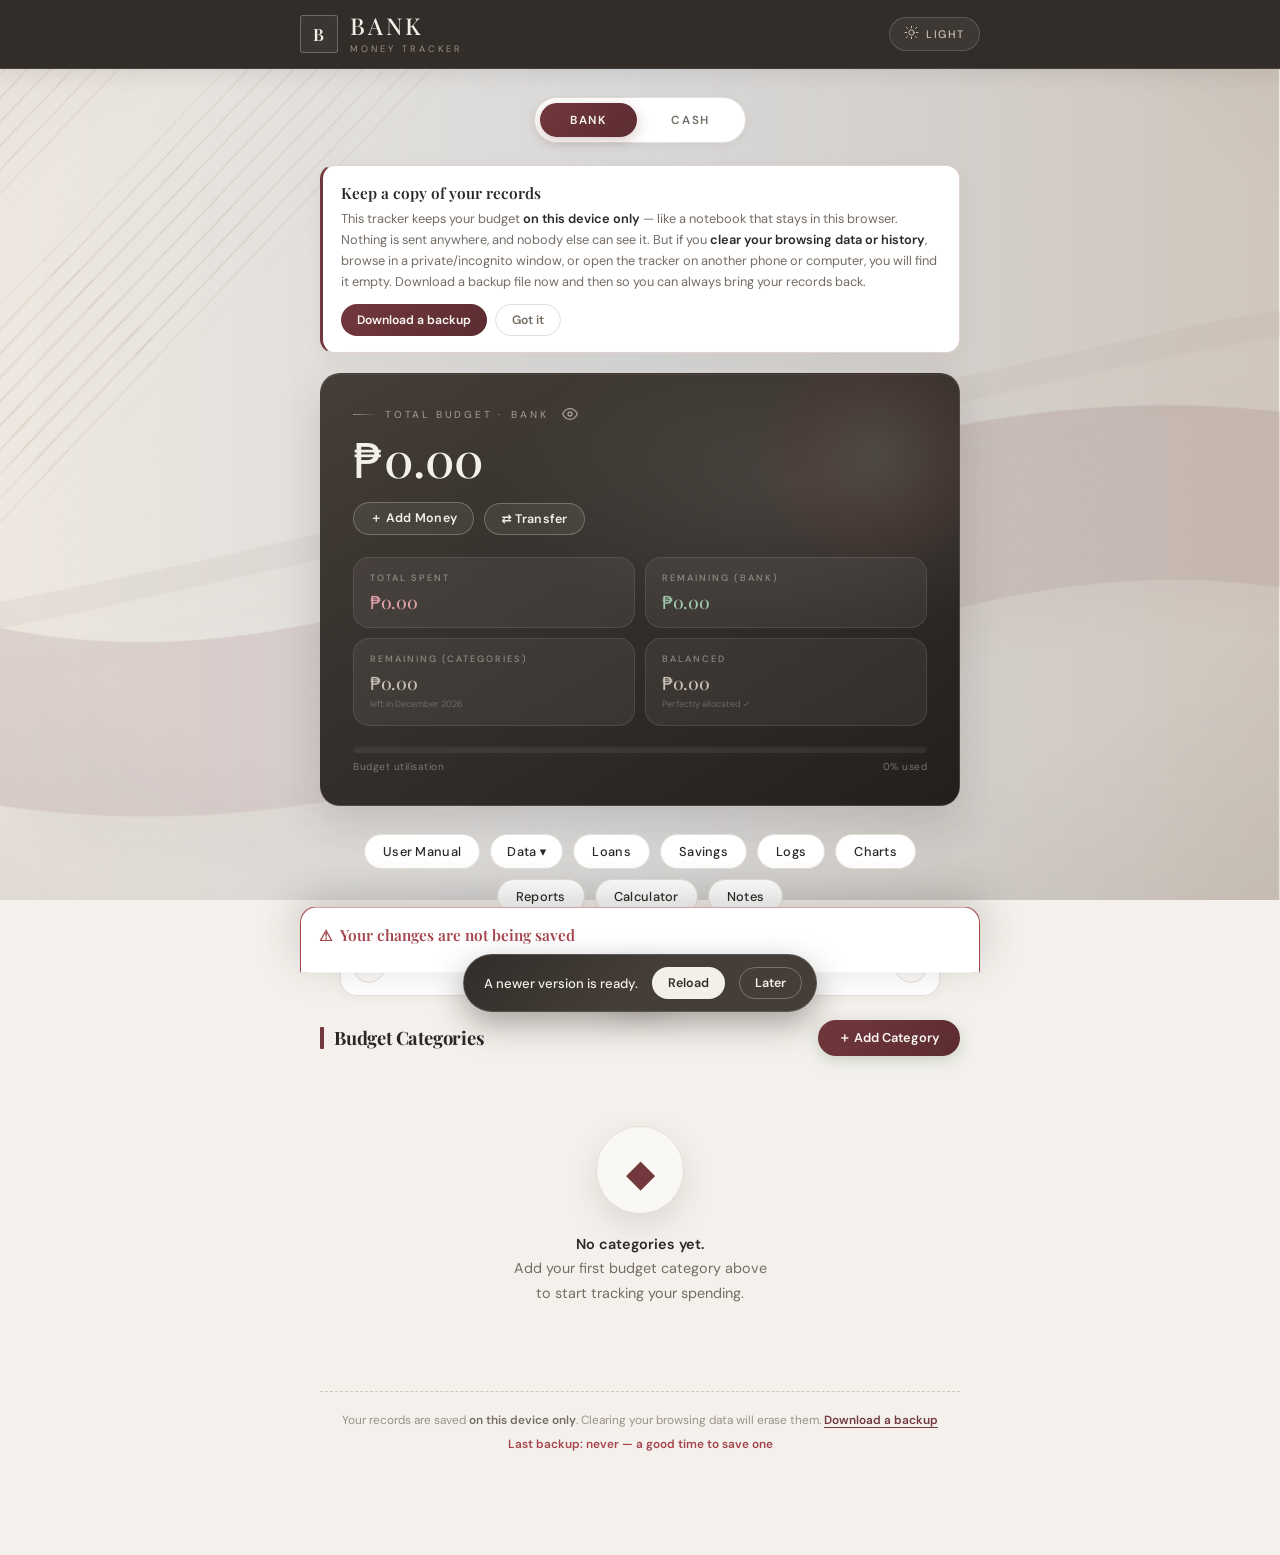
<file: index.html>
<!DOCTYPE html>
<html lang="en">

<head>
    <meta charset="UTF-8">
    <meta name="viewport" content="width=device-width, initial-scale=1.0">
    <title>Bank · Budget Tracker</title>
    <meta name="theme-color" content="#322D29">
    <script>
        (function () {
            var t = null;
            try { t = localStorage.getItem('bank_theme') } catch (e) { }
            if (t !== 'dark' && t !== 'light') {
                t = (window.matchMedia && window.matchMedia('(prefers-color-scheme: dark)').matches) ? 'dark' : 'light';
            }
            document.documentElement.setAttribute('data-theme', t);
            /* if a PIN is set, keep the page hidden until it is entered */
            try {
                var raw = localStorage.getItem('bank_v4');
                if (raw && JSON.parse(raw).settings && JSON.parse(raw).settings.pin) {
                    document.documentElement.classList.add('locked-boot');
                }
            } catch (e) { }
        })();
    </script>
    <!-- Installable / offline. Everything below is cached by sw.js after the first visit. -->
    <link rel="manifest" href="./manifest.webmanifest">
    <link rel="icon" href="./icon.svg" type="image/svg+xml">
    <!-- iOS ignores an SVG apple-touch-icon and falls back to a screenshot -->
    <link rel="apple-touch-icon" sizes="180x180" href="./apple-touch-icon.png">
    <meta name="apple-mobile-web-app-capable" content="yes">
    <meta name="mobile-web-app-capable" content="yes">
    <meta name="apple-mobile-web-app-status-bar-style" content="black-translucent">
    <meta name="apple-mobile-web-app-title" content="Tracker">
    <meta name="description" content="A private, offline-first budget and expense tracker. All data stays on this device.">

    <!-- Webfonts are a nicety, not a dependency: the stacks below fall back to
         Georgia / system-ui, so the app is fully usable with no network. -->
    <link rel="preconnect" href="https://fonts.gstatic.com" crossorigin>
    <link
        href="https://fonts.googleapis.com/css2?family=Playfair+Display:ital,wght@0,400;0,600;0,700;0,800;1,400;1,600&family=DM+Sans:ital,opsz,wght@0,9..40,300;0,9..40,400;0,9..40,500;0,9..40,600;1,9..40,300&display=swap"
        rel="stylesheet">
    <link rel="stylesheet" href="./styles.css">
</head>

<body>

    <div class="bg-decor" id="bgDecor" aria-hidden="true"></div>

    <header class="header">
        <div class="header-inner">
            <div class="header-brand">
                <div class="header-mark" id="headerMark" aria-hidden="true">B</div>
                <div>
                    <div class="header-title" id="headerTitle">Bank</div>
                    <span class="header-subtitle" id="headerTagline">Money Tracker</span>
                </div>
            </div>
            <div class="header-actions">
                <span class="offline-pill" id="offlinePill" role="status" title="No internet — the tracker keeps working, everything is stored on this device">Offline</span>
                <button class="theme-toggle" id="themeToggle" onclick="toggleTheme()" title="Switch appearance"
                    aria-label="Switch between light and dark mode">
                    <span id="themeIcon"></span>
                    <span class="theme-toggle-label" id="themeLabel">Light</span>
                </button>
            </div>
        </div>
    </header>

    <div class="container">

        <div class="account-tabs" role="tablist" aria-label="Budget account">
            <button class="account-tab active" data-account="bank" id="tabBtn_bank" role="tab"
                onclick="setAccount('bank')">Bank</button>
            <button class="account-tab" data-account="cash" id="tabBtn_cash" role="tab"
                onclick="setAccount('cash')">Cash</button>
        </div>

        <div class="notice" id="dataNotice">
            <div class="notice-body">
                <div class="notice-title">Keep a copy of your records</div>
                <p>This tracker keeps your budget <strong>on this device only</strong> — like a notebook that
                    stays in this browser. Nothing is sent anywhere, and nobody else can see it. But if you
                    <strong>clear your browsing data or history</strong>, browse in a private/incognito window, or
                    open the tracker on another phone or computer, you will find it empty. Download a backup file
                    now and then so you can always bring your records back.
                </p>
                <div class="notice-actions">
                    <button class="notice-btn" onclick="openBackup();dismissNotice()">Download a backup</button>
                    <button class="notice-btn ghost" onclick="dismissNotice()">Got it</button>
                </div>
            </div>
        </div>

        <div class="budget-card">
            <div class="budget-card-deco"></div>
            <div class="budget-eyebrow">Total Budget · <span id="eyebrowAccount">Bank</span>
                <button id="eyeBtn" onclick="toggleVisibility()" aria-label="Hide amounts" aria-pressed="false"
                    style="background:none;border:none;cursor:pointer;margin-left:6px;opacity:.75;color:var(--on-ink-dim);transition:opacity .2s;display:flex;align-items:center;"
                    title="Toggle visibility">
                    <svg id="eyeIcon" xmlns="http://www.w3.org/2000/svg" width="16" height="16" viewBox="0 0 24 24"
                        fill="none" stroke="currentColor" stroke-width="2" stroke-linecap="round"
                        stroke-linejoin="round">
                        <path d="M1 12s4-8 11-8 11 8 11 8-4 8-11 8-11-8-11-8z" />
                        <circle cx="12" cy="12" r="3" />
                    </svg>
                </button>
            </div>

            <div class="budget-amount-row">
                <div class="budget-amount" id="budgetDisplay">₱0.00</div>
            </div>
            <div class="budget-actions">
                <button class="btn-add-money" onclick="openAddMoney()">＋ Add Money</button>
                <button class="btn-transfer" onclick="openTransfer()">⇄ Transfer</button>
            </div>

            <div class="stats-grid">
                <div class="stat-pill">
                    <span class="stat-label">Total Spent</span>
                    <span class="stat-value red" id="totalSpent">₱0.00</span>
                </div>
                <div class="stat-pill">
                    <span class="stat-label">Remaining (<span id="remainingLabel">Bank</span>)</span>
                    <span class="stat-value green" id="totalRemaining">₱0.00</span>
                </div>
                <div class="stat-pill">
                    <span class="stat-label">Remaining (Categories)</span>
                    <span class="stat-value yellow" id="catTotalRemaining">₱0.00</span>
                    <span class="stat-hint" id="catRemHint">left in this month's categories</span>
                </div>
                <div class="stat-pill" id="diffPill">
                    <span class="stat-label" id="diffLabel">Excess</span>
                    <span class="stat-value green" id="diffVal">₱0.00</span>
                    <span class="stat-hint" id="diffHint">unallocated from this account</span>
                </div>
            </div>
            <div class="progress-section">
                <div class="progress-track">
                    <div class="progress-bar" id="totalProgress" style="width:0%"></div>
                </div>
                <div class="progress-meta">
                    <span class="progress-label">Budget utilisation</span>
                    <span class="progress-label" id="progressPct">0% used</span>
                </div>
            </div>
        </div>

        <div class="action-row">
            <button class="btn-manual" onclick="openManual()">User Manual</button>
            <div class="dropdown-wrap" id="dataDropdown">
                <button class="btn-data-menu" onclick="toggleDataMenu()">Data ▾</button>
                <div class="data-menu" id="dataMenu">
                    <button class="data-menu-item" id="lockMenuItem" style="display:none"
                        onclick="lockNow();closeDataMenu()">Lock tracker</button>
                    <button class="data-menu-item" onclick="openSettings();closeDataMenu()">Settings</button>
                    <button class="data-menu-item" onclick="openBackup();closeDataMenu()">Backup &amp; Restore</button>
                    <button class="data-menu-item danger-item" id="resetMenuItem"
                        onclick="resetAll();closeDataMenu()">Reset Bank Data</button>
                </div>
            </div>
            <button class="btn-loans" id="btnLoans" onclick="openLoans()">Loans</button>
            <button class="btn-logs" id="btnGoals" onclick="openGoals()">Savings</button>
            <button class="btn-logs" onclick="openLogs()">Logs</button>
            <button class="btn-logs" onclick="openCharts()">Charts</button>
            <button class="btn-report" onclick="openReport()">Reports</button>
            <button class="btn-logs" id="btnCalc" onclick="openCalc()">Calculator</button>
            <button class="btn-logs" id="btnNotes" onclick="openNotes()">Notes</button>
        </div>

        <div class="period-wrap">
            <div class="period-bar" id="periodBar">
                <button class="period-nav" onclick="stepPeriod(-1)" title="Previous month"
                    aria-label="Previous month">‹</button>
                <div class="period-info">
                    <div class="period-label" id="periodLabel">This month</div>
                    <div class="period-sub" id="periodSub">₱0.00 spent of ₱0.00 budgeted</div>
                </div>
                <button class="period-nav" onclick="stepPeriod(1)" title="Next month" aria-label="Next month">›</button>
                <button class="period-today" id="periodToday" onclick="goToThisMonth()">This month</button>
            </div>
        </div>

        <div class="section-header">
            <div class="section-title">Budget Categories</div>
            <button class="btn-add-cat" onclick="toggleAddForm()">＋ Add Category</button>
        </div>

        <div class="add-cat-form" id="addCatForm">
            <div class="form-row">
                <input type="text" id="newCatName" placeholder="Category name (e.g. Groceries)" maxlength="30">
                <input type="number" id="newCatBudget" placeholder="Budget (₱)" data-cur-ph="Budget ({c})" min="0"
                    step="0.01">
            </div>
            <div class="form-row" style="margin-top:10px;">
                <button class="btn-form-add" onclick="addCategory()">Add Category</button>
                <button class="btn-form-cancel" onclick="toggleAddForm()">Cancel</button>
            </div>
        </div>

        <div class="cat-sort-bar" id="catSortBar" role="group" aria-label="Order categories">
            <span class="cat-sort-label">Order</span>
            <button class="cat-sort-btn" data-sort="custom" onclick="setCatSort('custom')">My order</button>
            <button class="cat-sort-btn" data-sort="name" onclick="setCatSort('name')">Name</button>
            <button class="cat-sort-btn" data-sort="remaining" onclick="setCatSort('remaining')">Remaining</button>
            <button class="cat-sort-btn" data-sort="spent" onclick="setCatSort('spent')">Most spent</button>
            <button class="cat-sort-dir" id="catSortDir" onclick="toggleCatSortDir()"
                title="Reverse the order" aria-label="Reverse the order">↓</button>
        </div>

        <div class="categories" id="categoriesList"></div>
        <div class="empty-state" id="emptyState">
            <div class="orb">◆</div>
            <p><strong>No categories yet.</strong><br>Add your first budget category above<br>to start tracking your
                spending.</p>
        </div>

        <footer class="app-footer">
            <p>
                Your records are saved <strong>on this device only</strong>. Clearing your browsing data will erase
                them. <button class="footer-link" onclick="openBackup()">Download a backup</button><br>
                <span class="backup-age" id="backupAge">Last backup: never</span>
            </p>
        </footer>

    </div>

    <!-- Add Money Modal -->
    <div class="modal-overlay" id="addMoneyModal">
        <div class="modal add-money-modal">
            <h3 id="addMoneyTitle">Add Money</h3>
            <label>Note / Source</label>
            <input type="text" id="addMoneyNote" placeholder="e.g. Salary, Allowance, Transfer" maxlength="60">
            <label data-cur-label="Amount to Add">Amount to Add (₱)</label>
            <input type="number" id="addMoneyAmount" placeholder="0.00" min="0" step="0.01">
            <label>Date</label>
            <input type="date" id="addMoneyDate">
            <div class="modal-actions">
                <button class="btn-modal-cancel" onclick="closeAddMoney()">Cancel</button>
                <button class="btn-modal-save" onclick="saveAddMoney()">Add to Budget</button>
            </div>
            <!-- Money-in history -->
            <div class="money-history">
                <div class="money-history-title">
                    <span>Money In &amp; Transfers</span>
                </div>
                <div class="money-history-list" id="moneyHistoryList">
                    <div class="no-money-history">No money added yet</div>
                </div>
            </div>
        </div>
    </div>

    <div class="lock-screen" id="lockScreen">
        <div class="lock-box" id="lockBox">
            <div class="lock-mark" id="lockMark">B</div>
            <div class="lock-title" id="lockTitle">Bank</div>
            <p class="lock-sub" id="lockSub">Enter your PIN</p>
            <div class="pin-dots" id="pinDots"></div>
            <div class="keypad" id="keypad"></div>
            <p class="lock-hint">Type your PIN on the keyboard, or tap the numbers</p>
            <button class="lock-forgot" onclick="showLockHelp()">Forgot your PIN?</button>
            <div class="lock-note" id="lockNote">Your records are kept on this device only, so there is no way to
                reset a forgotten PIN. The only way back in is to clear this site's data in your browser settings —
                which erases everything here — then restore from a backup file.</div>
        </div>
    </div>

    <!-- PIN Setup Modal -->
    <div class="modal-overlay" id="pinModal">
        <div class="modal">
            <h3 id="pinModalTitle">Set a PIN</h3>
            <p id="pinModalHint" style="font-size:.78rem;color:var(--text-muted);margin:-6px 0 14px;line-height:1.6">
            </p>
            <div id="pinFieldCurrent" style="display:none">
                <label>Current PIN</label>
                <input type="password" id="pinCurrent" inputmode="numeric" maxlength="4" autocomplete="off">
            </div>
            <div id="pinFieldNew">
                <label>New PIN (4 numbers)</label>
                <input type="password" id="pinNew" inputmode="numeric" maxlength="4" autocomplete="off">
                <label>Type it again</label>
                <input type="password" id="pinConfirm" inputmode="numeric" maxlength="4" autocomplete="off">
            </div>
            <div class="modal-actions">
                <button class="btn-modal-cancel" onclick="closePinModal()">Cancel</button>
                <button class="btn-modal-save" id="pinSaveBtn" onclick="savePinModal()">Save PIN</button>
            </div>
        </div>
    </div>

    <!-- Settings Modal -->
    <div class="modal-overlay" id="settingsModal">
        <div class="settings-modal">
            <div class="logs-top">
                <h3>Settings</h3>
                <div class="logs-controls">
                    <button class="btn-close-report" onclick="closeSettings()">✕ Close</button>
                </div>
            </div>

            <div class="settings-group">
                <div class="settings-group-title">Money</div>
                <label>Currency symbol</label>
                <input type="text" id="setCurrency" maxlength="4" placeholder="₱">
                <div class="cur-picks" id="curPicks"></div>
            </div>

            <div class="settings-group">
                <div class="settings-group-title">Your two accounts</div>
                <label>Name of the first tab</label>
                <input type="text" id="setLabelBank" maxlength="14" placeholder="Bank">
                <label>Name of the second tab</label>
                <input type="text" id="setLabelCash" maxlength="14" placeholder="Cash">
                <p class="settings-hint">Rename them to match how you actually keep your money — GCash, Savings,
                    Wallet, Palengke money.</p>
            </div>

            <div class="settings-group">
                <div class="settings-group-title">Budget month</div>
                <label>Your budget month starts on day</label>
                <input type="number" id="setCycleStart" min="1" max="28" step="1" placeholder="1">
                <p class="settings-hint">Leave it at 1 for a normal calendar month. Set it to your payday — 15, say —
                    and a budget month runs from the 15th to the 14th of the next month. Logs and Reports still list
                    things by calendar month.</p>
            </div>

            <div class="settings-group">
                <div class="settings-group-title">App lock</div>
                <p class="lock-state" id="lockState"></p>
                <div class="settings-btn-row" id="lockButtons"></div>
                <label>Lock automatically after</label>
                <select id="setLockAfter"></select>
                <p class="settings-hint">With a PIN set, the tracker locks itself after the time you choose above —
                    counted from the last time you touched the screen — and whenever you leave it for that long in
                    the background. It is a lock on the screen, not on the file: someone who knows their way around a
                    browser could still reach the data, so treat it as privacy, not a safe.</p>
            </div>

            <div class="settings-group">
                <div class="settings-group-title">Name of this tracker</div>
                <label>Title</label>
                <input type="text" id="setAppName" maxlength="18" placeholder="Bank">
                <label>Subtitle</label>
                <input type="text" id="setAppTagline" maxlength="24" placeholder="Money Tracker">
            </div>

            <div class="settings-group">
                <div class="settings-group-title">Look of this tracker</div>

                <label>Colour theme</label>
                <div class="theme-swatches" id="themeSwatches" role="group" aria-label="Colour theme"></div>
                <div class="custom-colour-row" id="customColourRow">
                    <label for="setAccent">Your own colour</label>
                    <input type="color" id="setAccent" value="#72383D"
                        oninput="setCustomAccent(this.value)">
                </div>
                <p class="settings-hint">One colour sets the whole palette. Light and dark are worked out from it
                    separately, so whichever you pick is right in both — switch modes with the button in the corner
                    to see.</p>

                <label>Logo</label>
                <div class="media-row">
                    <div class="logo-preview" id="logoPreview" aria-hidden="true"><span>B</span></div>
                    <div class="media-actions">
                        <button type="button" class="media-btn"
                            onclick="document.getElementById('logoFile').click()">Choose a picture</button>
                        <button type="button" class="media-btn ghost" id="logoClearBtn" style="display:none"
                            onclick="clearLogo()">Remove</button>
                    </div>
                </div>
                <input type="file" id="logoFile" accept="image/*" hidden onchange="handleLogoFile(this)">
                <p class="settings-hint">A square picture works best. Without one, the corner mark shows the first
                    letter of your title.</p>

                <label>Background</label>
                <div class="media-row">
                    <div class="bg-preview" id="bgPreview" aria-hidden="true"></div>
                    <div class="media-actions">
                        <button type="button" class="media-btn" data-bg-mode="default"
                            onclick="setBgMode('default')">Built-in</button>
                        <button type="button" class="media-btn" data-bg-mode="custom"
                            onclick="setBgMode('custom')">My picture</button>
                        <button type="button" class="media-btn" data-bg-mode="none"
                            onclick="setBgMode('none')">Plain</button>
                        <button type="button" class="media-btn ghost"
                            onclick="document.getElementById('bgFile').click()">Choose a picture</button>
                        <button type="button" class="media-btn ghost" id="bgClearBtn" style="display:none"
                            onclick="clearBg()">Remove picture</button>
                    </div>
                </div>
                <input type="file" id="bgFile" accept="image/*" hidden onchange="handleBgFile(this)">
                <label for="setBgOpacity">How strong the background is — <span id="bgOpacityVal">100%</span></label>
                <input type="range" id="setBgOpacity" min="0" max="100" step="5" value="100"
                    oninput="setBgOpacity(this.value)" onchange="commitBgOpacity()">
                <p class="settings-hint">Kept faint on purpose: the background is there to give the page a mood, not
                    to compete with your figures. Pictures are stored separately from your records, so a large one
                    can never stop your budget saving.</p>

                <div class="settings-btn-row" style="margin-top:16px">
                    <button type="button" class="storage-btn ghost" onclick="resetCustomisation()">Reset the name and
                        look</button>
                </div>
                <p class="settings-hint">Puts the title, subtitle, colour theme, logo and background back to how they
                    started. Your records, categories, accounts and PIN are not touched.</p>
            </div>

            <div class="settings-group">
                <div class="settings-group-title">Works offline</div>
                <div id="offlineStatus"></div>
                <div class="settings-btn-row" style="margin-top:12px">
                    <button type="button" class="storage-btn" onclick="renderOfflineStatus()">Check again</button>
                    <button type="button" class="storage-btn ghost" onclick="refreshOfflineCopy()">Save for offline
                        now</button>
                    <button type="button" class="storage-btn ghost" onclick="forceUpdate()">Get the newest
                        version</button>
                </div>
                <p class="settings-hint">The tracker keeps its own copy of itself on this device so it opens with no
                    signal. It needs <strong>one full visit with a connection</strong> first, and the address must
                    start with https — a GitHub Pages link does. Clearing your browsing data removes the copy, so
                    open it online once afterwards.</p>
            </div>

            <div class="modal-actions">
                <button class="btn-modal-cancel" onclick="closeSettings()">Cancel</button>
                <button class="btn-modal-save" onclick="saveSettings()">Save settings</button>
            </div>
        </div>
    </div>

    <!-- Loans Modal -->
    <div class="modal-overlay" id="loansModal">
        <div class="loans-modal">
            <div class="logs-top">
                <h3 id="loansTitle">Loans</h3>
                <div class="logs-controls">
                    <button class="logs-filter-btn active" id="loanFilterOpen"
                        onclick="setLoansFilter('open')">Active</button>
                    <button class="logs-filter-btn" id="loanFilterSettled" onclick="setLoansFilter('settled')">Paid
                        off</button>
                    <button class="logs-filter-btn" id="loanFilterAll" onclick="setLoansFilter('all')">All</button>
                    <button class="btn-close-report" onclick="closeLoans()">✕ Close</button>
                </div>
            </div>
            <div class="loans-summary">
                <div class="loans-box owed">
                    <span class="loans-box-label">Still to pay</span>
                    <span class="loans-box-value" id="loansOwed">₱0.00</span>
                </div>
                <div class="loans-box">
                    <span class="loans-box-label">Paid so far</span>
                    <span class="loans-box-value" id="loansRepaid">₱0.00</span>
                </div>
            </div>
            <div class="loans-add-row">
                <button class="loan-btn" onclick="openLoanForm()">＋ Add a loan</button>
            </div>
            <div id="loansList"></div>
        </div>
    </div>

    <!-- Add / Edit Loan Modal -->
    <div class="modal-overlay" id="loanFormModal">
        <div class="modal">
            <h3 id="loanFormTitle">Add a loan</h3>
            <label>Loan name</label>
            <input type="text" id="loanName" placeholder="e.g. Motorcycle loan" maxlength="40">
            <label>Lender (optional)</label>
            <input type="text" id="loanLender" placeholder="e.g. Home Credit, Cebuana, Tita Rosa" maxlength="40">
            <label data-cur-label="Total amount to pay">Total amount to pay (₱)</label>
            <input type="number" id="loanPrincipal" placeholder="0.00" min="0" step="0.01">
            <label data-cur-label="Monthly payment, optional">Monthly payment, optional (₱)</label>
            <input type="number" id="loanMonthly" placeholder="0.00" min="0" step="0.01">
            <label>Payment day of the month</label>
            <input type="number" id="loanDueDay" placeholder="e.g. 15" min="1" max="31" step="1">
            <p style="font-size:.72rem;color:var(--text-muted);margin:8px 0 0;line-height:1.55">The day your payment
                falls due each month. The tracker reminds you when that day is near and nothing has been paid yet
                this month.</p>
            <div class="modal-actions">
                <button class="btn-modal-cancel" onclick="closeLoanForm()">Cancel</button>
                <button class="btn-modal-save" onclick="saveLoanForm()">Save loan</button>
            </div>
        </div>
    </div>

    <!-- Transfer Modal -->
    <div class="modal-overlay" id="transferModal">
        <div class="modal add-money-modal">
            <h3>Transfer Money</h3>
            <label>Direction</label>
            <div class="log-type-row" style="margin-bottom:2px;">
                <button type="button" id="dirBankCash" class="log-type-btn active-spent"
                    onclick="setTransferDir('bank')">Bank → Cash</button>
                <button type="button" id="dirCashBank" class="log-type-btn" onclick="setTransferDir('cash')">Cash →
                    Bank</button>
            </div>
            <label data-cur-label="Amount">Amount (₱)</label>
            <input type="number" id="transferAmount" placeholder="0.00" min="0" step="0.01"
                oninput="updateTransferHint()">
            <label>Note (optional)</label>
            <input type="text" id="transferNote" placeholder="e.g. ATM withdrawal" maxlength="60">
            <label>Date</label>
            <input type="date" id="transferDate">
            <p class="transfer-hint" id="transferHint"></p>
            <div class="modal-actions">
                <button class="btn-modal-cancel" onclick="closeTransfer()">Cancel</button>
                <button class="btn-modal-save" onclick="saveTransfer()">Move Money</button>
            </div>
        </div>
    </div>

    <!-- User Manual Modal -->
    <div class="modal-overlay" id="manualModal">
        <div class="manual-modal">
            <div class="manual-top">
                <h3>User Manual</h3>
                <button class="btn-close-report" onclick="closeManual()">✕ Close</button>
            </div>
            <p class="manual-intro">
                A simple budget tracker for two separate wallets. You add money in, split it into categories,
                then log what you spend. There is no sign-up and no password — you open the page and start using
                it, and your records are saved on your own device as you go.
            </p>

            <div class="manual-section">
                <h4><span class="manual-num">01</span>Bank &amp; Cash tabs</h4>
                <p>The two tabs at the top are completely separate books. Each one keeps its own budget,
                    categories, expenses, money-in history, logs and reports — nothing crosses over.</p>
                <ul>
                    <li>Use <strong>Bank</strong> for money in your bank account or e-wallet.</li>
                    <li>Use <strong>Cash</strong> for the money physically in your pocket.</li>
                    <li>Whatever tab is highlighted is the one you are editing. The labels on the card follow it.</li>
                </ul>
            </div>

            <div class="manual-section">
                <h4><span class="manual-num">02</span>Adding money</h4>
                <p>Your total budget is not typed in directly — it is the sum of every deposit you record.</p>
                <ul>
                    <li>Tap <span class="manual-key">+ Add Money</span> on the dark card, enter a note
                        (e.g. Salary), the amount and the date, then <strong>Add to Budget</strong>.</li>
                    <li>Every deposit is listed under <strong>Money In &amp; Transfers</strong> in the same
                        window, marked <span class="manual-key">In</span>.</li>
                    <li>Made a mistake? Tap <span class="manual-key">✎</span> on a history row to edit it — the
                        total budget adjusts by the difference automatically.</li>
                    <li>Tap <span class="manual-key">×</span> to remove a deposit and subtract it from the budget.</li>
                </ul>
            </div>

            <div class="manual-section">
                <h4><span class="manual-num">03</span>Budget categories</h4>
                <p>Categories are envelopes you divide your money into — Groceries, Rent, Transport, and so on.
                    The amount you give a category is its <strong>allowance for one month</strong>.</p>
                <ul>
                    <li>Tap <span class="manual-key">+ Add Category</span>, give it a name and a monthly amount.</li>
                    <li>Tap a category row to open it and see its expenses.</li>
                    <li><strong>Edit</strong> renames it or changes its budget. <strong>Delete</strong> removes it
                        together with its expenses.</li>
                    <li><strong>+ Add</strong> and <strong>− Deduct</strong> adjust that category's budget without
                        touching your other categories.</li>
                </ul>
            </div>

            <div class="manual-section">
                <h4><span class="manual-num">04</span>The monthly cycle</h4>
                <p>Your categories start fresh every month. The bar above your categories shows which month you are
                    looking at — use <span class="manual-key">‹</span> and <span class="manual-key">›</span> to move
                    between months, and <span class="manual-key">This month</span> to jump back to today.</p>
                <ul>
                    <li>A category budget of ₱5,000 means ₱5,000 <strong>every month</strong> — not ₱5,000 for all
                        time. When a new month begins, the category is full again automatically.</li>
                    <li>Everything on a category card — what is spent, what is left, the progress bar and its list of
                        expenses — belongs to the month shown in the bar.</li>
                    <li>Move to a past month to review it, or to a future month to plan ahead. Adding an expense
                        while a past month is open saves it to that month.</li>
                    <li>Logging an expense dated in a different month is still allowed — it is simply filed there,
                        and a message tells you where it went.</li>
                </ul>
                <p><strong>Changing one month only.</strong> Open a category's <strong>Edit</strong> and untick
                    <em>Use this amount every month</em> to change just the month on screen — handy for a December
                    with extra gifts, or a tight month. <span class="manual-key">+ Add</span> and
                    <span class="manual-key">− Deduct</span> always apply to the month you are viewing.
                </p>
                <p>Your <strong>total budget</strong> at the top of the page is not monthly — it is the running
                    balance of the account, all the money you have put in minus everything you have spent.</p>
            </div>

            <div class="manual-section">
                <h4><span class="manual-num">05</span>Moving money between Bank and Cash</h4>
                <p>Withdrawing cash, or putting cash back in the bank, is not spending — the money is only changing
                    pockets. Use <span class="manual-key">⇄ Transfer</span> on the budget card so both tabs stay
                    correct.</p>
                <ul>
                    <li>Pick the direction — <strong>Bank → Cash</strong> for a withdrawal,
                        <strong>Cash → Bank</strong> for a deposit — then the amount, an optional note
                        ("ATM withdrawal") and the date.
                    </li>
                    <li>One tap writes both sides: the money leaves one tab and arrives in the other, so your total
                        across the two never changes by accident.</li>
                    <li>A transfer is <strong>never counted as spending or as income</strong>. Your Total Spent does
                        not move, and no category is touched.</li>
                    <li>Before you confirm, the window shows what both balances will be afterwards. If a transfer
                        would leave an account in the negative it warns you, but still lets you record it.</li>
                </ul>
                <p>Transfers appear in <strong>Money In &amp; Transfers</strong> on both tabs, marked
                    <span class="manual-key">Out</span> on the account the money left and
                    <span class="manual-key">In</span> on the one that received it. Editing the amount or date of
                    either side updates the other automatically, and deleting one undoes the whole transfer on both
                    tabs — the two books can never drift apart.
                </p>
                <p>In Reports, transfers are listed separately from <em>Money Added This Month</em>, so moving your
                    own money around never looks like extra income.</p>
            </div>

            <div class="manual-section">
                <h4><span class="manual-num">06</span>Logging expenses</h4>
                <p>Open a category, then fill in the note, amount and date and press <span class="manual-key">+
                        Log</span>.</p>
                <ul>
                    <li><strong>Spent</strong> — ordinary spending, gone for good.</li>
                    <li><strong>Loan</strong> — money you paid towards a debt: an amortization, an instalment, a
                        payment on something you borrowed. Choosing Loan adds a box where you pick
                        <strong>which loan the payment is for</strong>, so the tracker knows how much of that debt
                        is left. You can add a new loan right there with <span class="manual-key">＋ New loan</span>.
                    </li>
                    <li>Choose the type with the Spent / Loan switch before you press Log.</li>
                    <li>On any expense row, <span class="manual-key">✎</span> edits it and <span
                            class="manual-key">×</span>
                        deletes it.</li>
                    <li>Once a category is fully used, logging is locked until you raise its budget.</li>
                </ul>
            </div>

            <div class="manual-section">
                <h4><span class="manual-num">07</span>Loans you are paying off</h4>
                <p>Both <strong>Spent</strong> and <strong>Loan</strong> entries are money that has already left your
                    pocket. The difference is that a Loan payment is chipping away at a debt — so the tracker keeps
                    count of how much of that debt is left. Tap <span class="manual-key">Loans</span> to see them.</p>
                <p><strong>First, add the loan.</strong> Tap <span class="manual-key">＋ Add a loan</span> and fill in:
                </p>
                <ul>
                    <li><strong>Loan name</strong> — "Motorcycle loan", "Appliance loan", "Utang kay Tita".</li>
                    <li><strong>Lender</strong> (optional) — who you are paying.</li>
                    <li><strong>Total amount to pay</strong> — everything you owe on it, so the tracker can show what
                        is left.</li>
                    <li><strong>Monthly payment</strong> (optional) — how much you pay each time.</li>
                    <li><strong>Payment day of the month</strong> (required) — the day your payment falls due, for
                        example 15 if it is due every 15th. This is what the reminder is based on.</li>
                </ul>
                <p><strong>Then log each payment.</strong> In the category you paid it from, switch the type to
                    <strong>Loan</strong>, choose the loan from the list, and log it as usual. The payment counts
                    against that category's budget for the month, exactly like any other expense — because you really
                    did spend it — and at the same time it reduces what you still owe.
                </p>
                <ul>
                    <li>The Loans screen shows <strong>still to pay</strong> and <strong>paid so far</strong> across
                        all your loans.</li>
                    <li>Each loan has a progress bar, how much is left of the total, and a list of the payments you
                        have made with their dates.</li>
                    <li>The tracker watches that day for you each month. A loan reads <strong>Due on the
                            15th</strong> while it is still far off, <strong>Due in 2 days</strong> as it gets close,
                        <strong>Due today</strong> on the day itself, and turns red with <strong>Overdue — was due the
                            15th</strong> once the day has passed with nothing paid this month.
                    </li>
                    <li>The <span class="manual-key">Loans</span> button shows a number whenever a payment is due
                        within a week or already overdue, so you see it without opening anything.</li>
                    <li>Log a payment and the loan turns green with <strong>Paid this month</strong> — the reminder
                        stops until the next month begins, then starts watching again on its own.</li>
                    <li>When the payments add up to the total, the loan is marked <strong>Paid off</strong>. Filter by
                        <span class="manual-key">Active</span>, <span class="manual-key">Paid off</span> or
                        <span class="manual-key">All</span>.
                    </li>
                    <li>Loan payments where you did not pick a loan are gathered under <em>"Loan payments not linked
                            yet"</em> — edit any of them to attach it to a loan.</li>
                </ul>
                <p>Deleting a loan keeps its payments in your records as ordinary spending; they simply stop being
                    linked to a loan. Nothing you have already spent is ever removed behind your back.</p>
            </div>

            <div class="manual-section">
                <h4><span class="manual-num">08</span>Savings goals</h4>
                <p>A goal is anything you are putting money aside for — an emergency fund, tuition, a new phone.
                    Tap <span class="manual-key">Savings</span> to see them.</p>
                <p><strong>Add a goal.</strong> Tap <span class="manual-key">＋ Add a goal</span> and give it a name and how much you need.
                    A date is optional, but worth adding: with one, the tracker works out how much a month you need
                    and tells you when you are falling behind.</p>
                <p><strong>Put money in.</strong> Tap <span class="manual-key">Put money in</span> on a goal and choose where the money
                    comes from:</p>
                <ul>
                    <li><strong>A category</strong> — it is recorded as an ordinary expense against that
                        category's allowance, exactly like any other spending.</li>
                    <li><strong>Excess money</strong> — whatever this account holds that your categories have not
                        claimed. This choice only appears when there actually is excess. No category is touched;
                        the money stays in the account, and shows up in Add Money history marked
                        <span class="manual-key">Saved</span>, where you can take it back any time.</li>
                </ul>
                <p>Either way the money stays in your account balance — it is saved, not spent — but stops counting as
                    money you can still spend, so nothing is counted twice.</p>
                <ul>
                    <li>Each goal shows a progress bar, what is left, and one of
                        <span class="manual-key">On track</span>, <span class="manual-key">Behind</span>, <span class="manual-key">Date has passed</span> or <span class="manual-key">Reached</span>.</li>
                    <li>The <span class="manual-key">Savings</span> button turns amber with a number when a goal has slipped behind or
                        run past its date.</li>
                    <li>Already logged something that belongs to a goal? Edit that expense with <span class="manual-key">✎</span> and pick
                        the goal under <em>Counts toward a savings goal</em>.</li>
                    <li>Deleting a goal keeps its deposits in your records — the money really did leave the
                        account — and only unties them from the goal.</li>
                </ul>
            </div>

            <div class="manual-section">
                <h4><span class="manual-num">09</span>Reading the summary card</h4>
                <ul>
                    <li><strong>Total Spent</strong> — everything you have ever logged, across all categories and
                        all months.</li>
                    <li><strong>Remaining</strong> — your total budget minus everything spent. This is the real
                        money you have left.</li>
                    <li><strong>Remaining (Categories)</strong> — what is still unspent inside your category
                        budgets for <strong>the month you are viewing</strong>, added together.</li>
                    <li><strong>Excess</strong> — you have money that is not assigned to any category yet.
                        <strong>Short Budget</strong> — your categories promise more than you actually have.
                        <strong>Balanced</strong> — every peso is allocated.
                    </li>
                    <li>The eye icon beside the title hides all amounts, for when someone is looking over your shoulder.
                    </li>
                </ul>
            </div>

            <div class="manual-section">
                <h4><span class="manual-num">10</span>Arranging your categories</h4>
                <p>Above the category list is a row of orders: <span class="manual-key">My order</span>, <span class="manual-key">Name</span>,
                    <span class="manual-key">Remaining</span> and <span class="manual-key">Most spent</span>. It appears once you have two or more categories.</p>
                <ul>
                    <li>Tap the order you are already on to flip it — A to Z becomes Z to A, largest becomes
                        smallest. The small <span class="manual-key">↓</span> button on the right does the same.</li>
                    <li><strong>Only <span class="manual-key">My order</span> is really yours.</strong> The other three are just a way of
                        looking at the list, so switching to Name and back never loses the arrangement you made.</li>
                    <li>In <span class="manual-key">My order</span>, each card grows a <span class="manual-key">⠿</span> grip on the left. Drag it to move the
                        card. On a keyboard, move onto the grip with Tab and use <span class="manual-key">↑</span> and <span class="manual-key">↓</span>.</li>
                    <li>Your choice is remembered, and travels in a backup file.</li>
                </ul>
            </div>

            <div class="manual-section">
                <h4><span class="manual-num">11</span>Searching your records</h4>
                <p>Tap <span class="manual-key">Logs</span>, or press <span class="manual-key">Ctrl</span>+<span class="manual-key">K</span> (<span class="manual-key">⌘</span>+<span class="manual-key">K</span> on a Mac) — or just
                    <span class="manual-key">/</span> — from anywhere.</p>
                <ul>
                    <li><strong>It searches everything</strong>, not only expenses: spending, loan payments, money
                        added, transfers and money set aside.</li>
                    <li><strong>Every word must match.</strong> Typing <em>palengke sept</em> finds only entries
                        that have both. Matches are highlighted in the results.</li>
                    <li><strong>Any span of dates.</strong> It opens on <span class="manual-key">All time</span>, so
                        everything you have ever recorded is in front of you. Narrow it with
                        <span class="manual-key">This month</span>, <span class="manual-key">Last 3 months</span>,
                        <span class="manual-key">Last 6 months</span>, <span class="manual-key">This year</span>, <span class="manual-key">All time</span>, or <span class="manual-key">Custom…</span> for your own
                        From and To dates.</li>
                    <li><strong>Both accounts at once.</strong> Tap <span class="manual-key">Both accounts</span> and an Account column
                        appears.</li>
                    <li>Filter by <span class="manual-key">All</span>, <span class="manual-key">Spent</span>, <span class="manual-key">Loan</span>, <span class="manual-key">Money in</span> or
                        <span class="manual-key">Transfers</span>.</li>
                    <li><strong>Tap any result to open it.</strong> If it belongs to the other account the tracker
                        switches over for you and keeps your search.</li>
                    <li>Underneath: money out, money in and the net for whatever you are looking at.</li>
                </ul>
            </div>

            <div class="manual-section">
                <h4><span class="manual-num">12</span>Reports and Charts</h4>
                <p><strong><span class="manual-key">Reports</span></strong> groups every month's spending by category and shows the money
                    you added, what was spent, loan payments and the grand total, with all-time figures at the
                    bottom.</p>
                <p><strong><span class="manual-key">Charts</span></strong> draws the same records four ways. Use the <span class="manual-key">‹</span> and
                    <span class="manual-key">›</span> buttons at the top to choose the month; everything below follows it.</p>
                <ul>
                    <li><strong>Where the money went</strong> — a ring of that month's spending by category, with
                        the total in the middle. The six largest get their own colour and the rest are gathered
                        into <em>Other</em>.</li>
                    <li><strong>Month by month</strong> — total spent each month for the last year. A month with
                        nothing logged is shown as a real zero, not skipped. The month you are looking at is
                        marked in orange.</li>
                    <li><strong>Money in against money out</strong> — what came in beside what went out, with a
                        strip underneath showing whether each month finished ahead or behind. Transfers to your
                        other account count as money out, because they really did leave this one.</li>
                    <li><strong>Budget against actual</strong> — how far into each allowance you are. Every bar's
                        track ends at the same <em>allowance</em> line, so a bar crossing it is over budget, and
                        those turn red.</li>
                </ul>
                <p>Hover or tap any part of a chart for the exact figures, and <span class="manual-key">Show numbers</span> swaps all four
                    for plain tables. Hiding amounts with the <span class="manual-key">◉</span> eye also hides them here.</p>
            </div>

            <div class="manual-section">
                <h4><span class="manual-num">13</span>Sending your records to someone</h4>
                <p>The backup file is for bringing the tracker back. These are for sending your records to a
                    spouse, an accountant, or anyone else. They are at the top of <span class="manual-key">Reports</span>.</p>
                <p>First choose the scope: <span class="manual-key">Months</span> — all of them or just one — and <span class="manual-key">Accounts</span> — this
                    one or both. Then choose the <span class="manual-key">File</span>:</p>
                <ul>
                    <li><strong>Excel — formatted</strong> (the normal choice) — a proper <code>.xlsx</code>
                        spreadsheet, laid out to be read rather than parsed: a title and a header block naming the
                        period, accounts, currency and when it was made; a dark heading row that stays put as you
                        scroll; filter buttons on every column; shaded alternate rows; amounts in real currency
                        format with the thousands separators and your own symbol; and a bold <em>TOTAL</em> line at
                        the foot. It opens in Excel, Numbers and Google Sheets.</li>
                    <li><strong>CSV — plain text</strong> — the same table with no formatting, for feeding into
                        another program. It still carries the title and header block, and the totals line.</li>
                </ul>
                <p>Whichever you pick, the three buttons give you:</p>
                <ul>
                    <li><strong>Transactions</strong> — every single entry: date, month, account, kind,
                        category, type, note, and the amount under <em>Money in</em> or <em>Money out</em>.</li>
                    <li><strong>Monthly summary</strong> — one row per month: money in, transfers, money set
                        aside, spent, loan payments, total out, budgeted and net.</li>
                    <li><strong>Category budgets</strong> — budget, spent, left and percent used per
                        category. Rows you overspent are shaded red and marked <em>Over budget</em>.</li>
                    <li><strong>Print / Save as PDF</strong> — a clean printed sheet: month-by-month totals,
                        budget against actual, savings goals, then every entry. In the print window choose your
                        printer, or <em>Save as PDF</em> to get a file.</li>
                </ul>
                <p>Amounts are always written in full, even when the eye is hiding them on screen — a hidden
                    export would be no use to whoever you send it to.</p>
            </div>

            <div class="manual-section">
                <h4><span class="manual-num">14</span>Settings</h4>
                <p>Open <span class="manual-key">Data ▾</span> → <span class="manual-key">Settings</span> to make the tracker fit the way you actually handle
                    money.</p>
                <ul>
                    <li><strong>Currency symbol</strong> — tap one of the ready symbols or type your own. Every
                        amount, label and placeholder in the tracker changes to match.</li>
                    <li><strong>Names of the two tabs</strong> — "Bank" and "Cash" are only defaults. Rename them to
                        GCash, Savings, Wallet, Palengke money, anything. The names follow through the whole app,
                        including the transfer window and the summary card.</li>
                    <li><strong>Budget month starts on day</strong> — leave it at 1 for an ordinary calendar month.
                        Set it to your payday and the budget month follows your salary instead: start it on 15 and a
                        budget month runs from the 15th to the 14th of the next month, shown as
                        <em>"Aug 15 – Sep 14, 2026"</em> in the month bar. Everything on the category cards, in
                        Charts and in the date ranges follows that cycle.
                    </li>
                    <li><strong>App lock</strong> — a PIN for opening the tracker, described below.</li>
                    <li><strong>Name of this tracker</strong> — the title and subtitle in the top-left corner, and
                        the name shown on the browser tab. The corner mark shows the first letter of your title,
                        unless you give it a logo.</li>
                    <li><strong>Look of this tracker</strong> — colours, logo and background, described further
                        down.</li>
                </ul>
                <p><strong>Locking the tracker.</strong> Tap <span class="manual-key">Set a PIN</span> and choose
                    4 numbers. From then on the tracker asks for that PIN whenever it opens, and locks itself again
                    after the time you pick under <em>Lock automatically after</em> — 30 seconds, 1, 5, 10 or 30
                    minutes without touching it, or Never. It also locks if you leave it sitting in the background
                    that long. To lock it yourself straight away, use <span class="manual-key">Data ▾</span> → <span class="manual-key">Lock tracker</span>.
                </p>
                <ul>
                    <li><strong>Change PIN</strong> and <strong>Turn off lock</strong> both ask for your current PIN
                        first.</li>
                    <li>Your PIN itself is never saved — only a scrambled version of it, so it cannot be read back
                        out of your records.</li>
                    <li><strong>A forgotten PIN cannot be reset.</strong> Your records live only on this device, so
                        nobody can unlock it for you. The only way back in is to clear this site's data in your
                        browser — which erases everything — then restore from a backup file.</li>
                    <li>Treat the lock as privacy rather than a safe: it hides the screen from anyone who picks up
                        your phone, but the records themselves are still stored in plain form on the device.</li>
                </ul>
                <p>Settings are saved together with your records, so a backup file carries them to your next
                    device.</p>
            </div>

            <div class="manual-section">
                <h4><span class="manual-num">15</span>Backup, restore and recovery</h4>
                <p>Found under <span class="manual-key">Data ▾</span>. This is how you move your records to another
                    phone or computer, and how you protect them.</p>
                <ul>
                    <li><strong>Download Backup File</strong> saves one .json file containing <em>both</em> tabs,
                        your settings, and your logo and background.</li>
                    <li><strong>Restore</strong> replaces what is on this device with the backup's contents.</li>
                    <li><strong>Merge</strong> adds the backup's records to what you already have, skipping
                        duplicates — useful for combining two devices. A merge keeps the look already on this
                        device.</li>
                    <li><strong>Reset</strong> clears only the tab you are currently viewing; the other tab is
                        left untouched.</li>
                </ul>
                <p><strong>If your records ever cannot be read.</strong> A save cut short by a flat battery, or
                    something else writing over the tracker's storage, used to leave you looking at an empty
                    tracker with no explanation. Now it says so, and:</p>
                <ul>
                    <li><strong>Nothing is deleted, and nothing new is saved</strong> until you choose what to do —
                        so the damaged copy cannot be written over by accident.</li>
                    <li><strong>Restore the last good copy</strong> — the tracker quietly keeps a copy of the last
                        version that opened cleanly, and offers it back to you with its date.</li>
                    <li><strong>Restore from a backup file</strong>, or <strong>download the damaged copy</strong>
                        to keep it safe, or <strong>start fresh</strong> if you would rather begin blank.</li>
                    <li>If only <em>part</em> of your records is damaged, the tracker opens with everything it
                        could read and tells you exactly what was left out.</li>
                </ul>
            </div>

            <div class="manual-section">
                <h4><span class="manual-num">16</span>The look of your tracker</h4>
                <p>The button in the top-right switches between <strong>Light</strong> and <strong>Dark</strong>,
                    and your choice is remembered. The first time you open the tracker it follows whatever your
                    phone or computer is set to.</p>
                <p>Everything else lives in <span class="manual-key">Data ▾</span> → <span class="manual-key">Settings</span> → <em>Look of this tracker</em>.</p>
                <ul>
                    <li><strong>Colour theme</strong> — <span class="manual-key">Default</span> is the original look. Then
                        <span class="manual-key">Luxe</span>, <span class="manual-key">Ember</span>, <span class="manual-key">Fern</span>, <span class="manual-key">Harbour</span>, <span class="manual-key">Indigo</span> and
                        <span class="manual-key">Plum</span>, each with its own matching backdrop. <span class="manual-key">Custom</span> lets you pick any colour
                        you like.</li>
                    <li><strong>One colour sets the whole palette</strong>, and light and dark are worked out from
                        it separately — so whatever you choose is right in both. A colour too pale to read is
                        deepened automatically rather than left illegible.</li>
                    <li><strong>Logo</strong> — choose any picture and it replaces the letter in the corner mark
                        and on the lock screen. A square picture works best. <span class="manual-key">Remove</span> puts the letter back.</li>
                    <li><strong>Background</strong> — <span class="manual-key">Built-in</span> uses the artwork that comes with your theme,
                        <span class="manual-key">My picture</span> uses one of your own, and <span class="manual-key">Plain</span> turns it off altogether.</li>
                    <li><strong>How strong the background is</strong> — your own picture starts faint on purpose,
                        because the background is there to give the page a mood, not to compete with your figures.
                        The slider takes it up or down.</li>
                    <li><strong>Reset the name and look</strong> puts the title, subtitle, theme, logo and
                        background back to how they started. Your records, categories, accounts and PIN are not
                        touched.</li>
                </ul>
                <p>Pictures are stored separately from your records, so even a large one can never stop your
                    budget saving.</p>
            </div>

            <div class="manual-section">
                <h4><span class="manual-num">17</span>Keyboard</h4>
                <p>Everything can be done with a mouse or a finger, but a keyboard is quicker.</p>
                <ul>
                    <li><span class="manual-key">Ctrl</span>+<span class="manual-key">K</span> (or <span class="manual-key">⌘</span>+<span class="manual-key">K</span>), or just <span class="manual-key">/</span>, opens search from
                        anywhere.</li>
                    <li><span class="manual-key">Esc</span> closes whatever window is open. With two open, it closes the top one first.</li>
                    <li>Clicking the dimmed area outside a window closes it too — but only if you both press and
                        release out there, so selecting text inside a form and drifting off the edge will not throw
                        your work away.</li>
                    <li><span class="manual-key">Tab</span> stays inside an open window and cannot wander onto the page behind it. When
                        the window closes, the keyboard goes back to whatever you were on.</li>
                    <li><span class="manual-key">Enter</span> in an amount box logs that expense.</li>
                    <li>On a category's <span class="manual-key">⠿</span> grip, <span class="manual-key">↑</span> and <span class="manual-key">↓</span> move the category.</li>
                </ul>
            </div>

            <div class="manual-section">
                <h4><span class="manual-num">18</span>Do I need internet?</h4>
                <p><strong>Only the first time.</strong> Opening the tracker once with a connection is enough — after
                    that it keeps its own copy of the page on your device and opens with no signal at all, on a
                    plane, in a basement, anywhere.</p>
                <ul>
                    <li>A <span class="manual-key">Offline</span> badge appears in the top-right when there is no connection, to say the
                        tracker is still working normally.</li>
                    <li><strong>Install it like an app.</strong> On Android, <span class="manual-key">Data ▾</span> →
                        <span class="manual-key">Settings</span> → <em>Works offline</em> offers
                        <span class="manual-key">Add to home screen</span>. On iPhone and iPad there is no button —
                        tap <span class="manual-key">Share</span> then <span class="manual-key">Add to Home
                        Screen</span>. Either way, opening it from that icon is far more dependable with no signal
                        than a browser tab, and it opens without the address bar.</li>
                    <li><strong>Still behaving like the old version?</strong> The offline copy is served first so
                        the tracker opens instantly, which means a phone can keep running older code for a while.
                        <span class="manual-key">Data ▾</span> → <span class="manual-key">Settings</span> →
                        <em>Works offline</em> shows which version this device has, and
                        <span class="manual-key">Get the newest version</span> fetches and switches to the latest
                        one straight away.</li>
                    <li><strong>Not sure it is ready?</strong> <span class="manual-key">Data ▾</span> →
                        <span class="manual-key">Settings</span> → <em>Works offline</em> tells you in plain words
                        whether the tracker has saved itself to this device, and how many files it has. If it says
                        it is not ready, tap <span class="manual-key">Save for offline now</span> while you still
                        have a connection.</li>
                    <li>Everything you type is saved to your own device instantly. It does not travel over the
                        internet and it is not stored on any server.</li>
                    <li>Nobody else — not even the person who made this tracker — can see your budget.</li>
                    <li>You can add it to your home screen and open it like an app.</li>
                    <li>When a newer version is ready, a small bar offers to reload. Nothing is lost either way.</li>
                    <li>The backdrop for a theme you have never opened is fetched the first time you choose it, so
                        pick your theme while you still have a connection.</li>
                </ul>
            </div>

            <div class="manual-note">
                <div class="manual-note-title">Please read — your records can be erased</div>
                <p>Think of this tracker as a notebook kept inside <strong>this one browser, on this one
                        device</strong>. It is private, but it is also the only copy.</p>
                <p style="margin-top:8px">You will find the tracker <strong>empty</strong> if you:</p>
                <ul style="margin-top:6px">
                    <li>clear your browsing data, history or "site data" — this is the most common way people lose
                        their records</li>
                    <li>use a private or incognito window</li>
                    <li>open the tracker on a different phone, computer or browser</li>
                    <li>uninstall or reset your browser</li>
                </ul>
                <p style="margin-top:10px"><strong>If saving ever stops working</strong>, a red bar appears at the
                    bottom of the screen telling you so — it means the browser is refusing to store anything (a
                    private window, site data switched off, or a device with no space left). Nothing you type after
                    that is kept, so tap <strong>Download a backup</strong> in that bar straight away, then fix the
                    cause and tap <strong>Try again</strong>. The tracker never fails quietly.</p>
                <p style="margin-top:10px">If your saved records are ever damaged, an amber bar tells you instead of
                    silently starting empty. Your old data is kept aside and nothing new is saved until you decide,
                    so it cannot be written over. The tracker also keeps <strong>an automatic copy of the last
                    version that opened cleanly</strong> and offers it back to you with its date — so even without a
                    backup file there is usually a way home. You can also restore a backup, download the damaged
                    copy, or start fresh.</p>
                <p style="margin-top:10px">The fix is simple: open <strong>Data → Backup &amp; Restore</strong> and
                    tap <strong>Download Backup File</strong> every so often — after payday is a good habit. Keep
                    that file somewhere safe like your email or cloud drive. If your records ever disappear, or you
                    move to a new phone, open the tracker there and use <strong>Restore</strong> to bring
                    everything back exactly as it was.</p>
            </div>
        </div>
    </div>

    <!-- Edit Money-In Modal -->
    <div class="modal-overlay" id="editMoneyModal">
        <div class="modal add-money-modal">
            <h3>Edit Money Added</h3>
            <label>Note / Source</label>
            <input type="text" id="editMoneyNote" placeholder="e.g. Salary, Allowance, Transfer" maxlength="60">
            <label data-cur-label="Amount">Amount (₱)</label>
            <input type="number" id="editMoneyAmount" placeholder="0.00" min="0" step="0.01">
            <label>Date</label>
            <input type="date" id="editMoneyDate">
            <div class="modal-actions">
                <button class="btn-modal-cancel" onclick="closeEditMoney()">Cancel</button>
                <button class="btn-modal-save" onclick="saveEditMoney()">Save Changes</button>
            </div>
        </div>
    </div>

    <!-- Edit Modal -->
    <div class="modal-overlay" id="editModal">
        <div class="modal">
            <h3 id="editCatTitle">Edit Category</h3>
            <label>Category Name</label>
            <input type="text" id="editName" maxlength="30">
            <label id="editBudgetLabel">Budget for this month (₱)</label>
            <input type="number" id="editBudgetAmount" min="0" step="0.01">
            <div class="edit-toggle-row">
                <input type="checkbox" id="editApplyAll" checked>
                <label for="editApplyAll">Use this amount <strong>every month</strong> — untick to change only the
                    month you are viewing.</label>
            </div>
            <div class="modal-actions">
                <button class="btn-modal-cancel" onclick="closeEditModal()">Cancel</button>
                <button class="btn-modal-save" onclick="saveEdit()">Save Changes</button>
            </div>
        </div>
    </div>

    <!-- Report Modal -->
    <!-- Savings goals / sinking funds -->
    <div class="modal-overlay" id="goalsModal">
        <div class="goals-modal">
            <div class="logs-top">
                <h3 id="goalsTitle">Savings Goals</h3>
                <div class="logs-controls">
                    <button class="logs-filter-btn active" id="goalFilterOpen"
                        onclick="setGoalsFilter('open')">Saving</button>
                    <button class="logs-filter-btn" id="goalFilterDone"
                        onclick="setGoalsFilter('done')">Reached</button>
                    <button class="logs-filter-btn" id="goalFilterAll" onclick="setGoalsFilter('all')">All</button>
                    <button class="btn-close-report" onclick="closeGoals()">✕ Close</button>
                </div>
            </div>
            <div class="goals-summary">
                <div class="goals-box saved">
                    <span class="goals-box-label">Put aside</span>
                    <span class="goals-box-value" id="goalsSaved">₱0.00</span>
                </div>
                <div class="goals-box">
                    <span class="goals-box-label">Still to save</span>
                    <span class="goals-box-value" id="goalsLeft">₱0.00</span>
                </div>
                <div class="goals-box">
                    <span class="goals-box-label">Target</span>
                    <span class="goals-box-value" id="goalsTarget">₱0.00</span>
                </div>
            </div>
            <div class="goals-add-row">
                <button class="goal-btn primary" onclick="openGoalForm()">＋ Add a goal</button>
            </div>
            <div id="goalsList"></div>
        </div>
    </div>

    <!-- Add / edit a goal -->
    <div class="modal-overlay" id="goalFormModal">
        <div class="modal">
            <h3 id="goalFormTitle">Add a goal</h3>
            <label>What are you saving for?</label>
            <input type="text" id="goalName" placeholder="e.g. Emergency fund, New laptop" maxlength="40">
            <label data-cur-label="How much do you need">How much do you need (₱)</label>
            <input type="number" id="goalTarget" placeholder="0.00" min="0" step="0.01">
            <label>Have it by (optional)</label>
            <input type="date" id="goalDate">
            <label>Note (optional)</label>
            <input type="text" id="goalNote" placeholder="e.g. 6 months of expenses" maxlength="60">
            <p style="font-size:.72rem;color:var(--text-muted);margin:8px 0 0;line-height:1.55">Give it a date and
                the tracker works out how much a month you need, and tells you when you are falling behind.</p>
            <div class="modal-actions">
                <button class="btn-modal-cancel" onclick="closeGoalForm()">Cancel</button>
                <button class="btn-modal-save" onclick="saveGoalForm()">Save goal</button>
            </div>
        </div>
    </div>

    <!-- Put money into a goal -->
    <div class="modal-overlay" id="goalAddModal">
        <div class="modal">
            <h3 id="goalAddTitle">Add to goal</h3>
            <p class="goal-add-note" id="goalAddHint"></p>
            <label data-cur-label="Amount">Amount (₱)</label>
            <input type="number" id="goalAddAmount" placeholder="0.00" min="0" step="0.01">
            <label>Where does it come from?</label>
            <select id="goalAddCat"></select>
            <label>Note</label>
            <input type="text" id="goalAddNote" placeholder="e.g. Set aside from salary" maxlength="60">
            <label>Date</label>
            <input type="date" id="goalAddDate">
            <p style="font-size:.72rem;color:var(--text-muted);margin:8px 0 0;line-height:1.55">Either way the money
                stays in your account balance and stops counting as money you can still spend. From a category it is
                recorded as an expense against that allowance; from your excess it is simply marked as saved, and you
                can take it back any time from Add Money.</p>
            <div class="modal-actions">
                <button class="btn-modal-cancel" onclick="closeGoalAdd()">Cancel</button>
                <button class="btn-modal-save" onclick="saveGoalAdd()">Put it aside</button>
            </div>
        </div>
    </div>

    <!-- Charts Modal -->
    <div class="modal-overlay" id="chartsModal">
        <div class="charts-modal">
            <div class="charts-top">
                <h3 id="chartsTitle">Charts</h3>
                <button class="btn-close-report" onclick="closeCharts()">✕ Close</button>
            </div>
            <!-- one filter row, scoping every chart below it -->
            <div class="charts-filters">
                <div class="charts-month">
                    <button onclick="vizStepMonth(-1)" title="Previous month"
                        aria-label="Previous month">‹</button>
                    <span class="charts-month-label" id="chartsMonthLabel" aria-live="polite">This month</span>
                    <button onclick="vizStepMonth(1)" title="Next month" aria-label="Next month">›</button>
                </div>
                <button class="charts-view-toggle" id="chartsViewToggle" aria-pressed="false"
                    onclick="toggleChartsTable()">Show numbers</button>
            </div>
            <div id="chartsBody"></div>
        </div>
    </div>
    <div class="viz-tip" id="vizTip" role="status" aria-live="polite"></div>

    <!-- Filled in by printReport(); the only thing @media print shows. -->
    <div id="printSheet" aria-hidden="true"></div>

    <div class="modal-overlay" id="reportModal">
        <div class="report-modal">
            <div class="report-top">
                <h3 id="reportTitle">Monthly Report</h3>
                <button class="btn-close-report" onclick="closeReport()">✕ Close</button>
            </div>

            <!-- Send this to someone: spreadsheets for an accountant, a
                 printed sheet or PDF for anyone else. -->
            <div class="export-bar">
                <div class="export-scope">
                    <div class="export-field">
                        <label for="exportMonth">Months</label>
                        <select id="exportMonth" onchange="renderExportHint()"></select>
                    </div>
                    <div class="export-field">
                        <label for="exportAccount">Accounts</label>
                        <select id="exportAccount" onchange="refreshExportMonths()">
                            <option value="active">This account</option>
                            <option value="both">Both accounts</option>
                        </select>
                    </div>
                    <div class="export-field">
                        <label for="exportFormat">File</label>
                        <select id="exportFormat" onchange="renderExportHint()">
                            <option value="xlsx">Excel — formatted</option>
                            <option value="csv">CSV — plain text</option>
                        </select>
                    </div>
                </div>
                <div class="export-actions">
                    <button class="export-btn" onclick="exportTransactionsCsv()">Transactions</button>
                    <button class="export-btn" onclick="exportSummaryCsv()">Monthly summary</button>
                    <button class="export-btn" onclick="exportBudgetsCsv()">Category budgets</button>
                    <button class="export-btn primary" onclick="printReport()">Print / Save as PDF</button>
                </div>
                <p class="export-hint" id="exportHint"></p>
            </div>

            <div id="reportBody"></div>
        </div>
    </div>

    <!-- Logs Modal -->
    <div class="modal-overlay" id="logsModal">
        <div class="logs-modal">
            <div class="logs-top">
                <h3 id="logsTitle">All Logs</h3>
                <div class="logs-controls">
                    <input type="search" class="logs-search" id="logsSearch" autocomplete="off"
                        placeholder="Search notes, categories, amounts…" oninput="renderLogsTable()">
                    <span class="logs-count" id="logsCount">0 entries</span>
                    <button class="btn-close-report" onclick="closeLogs()">✕ Close</button>
                </div>
            </div>

            <!-- one toolbar scoping everything below: how far back, what kind,
                 and which account(s) -->
            <div class="logs-toolbar">
                <div class="logs-chip-row" role="group" aria-label="Date range">
                    <button class="logs-range-btn" data-range="month"
                        onclick="setLogsRange('month')">This month</button>
                    <button class="logs-range-btn" data-range="3m" onclick="setLogsRange('3m')">Last 3
                        months</button>
                    <button class="logs-range-btn" data-range="6m" onclick="setLogsRange('6m')">Last 6
                        months</button>
                    <button class="logs-range-btn" data-range="year" onclick="setLogsRange('year')">This
                        year</button>
                    <button class="logs-range-btn" data-range="all" onclick="setLogsRange('all')">All time</button>
                    <button class="logs-range-btn" data-range="custom" onclick="setLogsRange('custom')">Custom…</button>
                </div>
                <div class="logs-custom" id="logsCustom">
                    <label for="logsFrom">From</label>
                    <input type="date" id="logsFrom" onchange="onLogsCustomDate()">
                    <label for="logsTo">To</label>
                    <input type="date" id="logsTo" onchange="onLogsCustomDate()">
                </div>
                <div class="logs-chip-row" role="group" aria-label="Filter entries">
                    <button class="logs-filter-btn active" id="filterAll" onclick="setLogsFilter('all')">All</button>
                    <button class="logs-filter-btn" id="filterSpent" onclick="setLogsFilter('spent')">Spent</button>
                    <button class="logs-filter-btn" id="filterLoan" onclick="setLogsFilter('loan')">Loan</button>
                    <button class="logs-filter-btn" id="filterIn" onclick="setLogsFilter('in')">Money in</button>
                    <button class="logs-filter-btn" id="filterTransfer"
                        onclick="setLogsFilter('transfer')">Transfers</button>
                    <span class="logs-toolbar-sep" aria-hidden="true"></span>
                    <button class="logs-filter-btn" id="logsScopeBtn" aria-pressed="false"
                        onclick="toggleLogsScope()">Both accounts</button>
                </div>
                <p class="logs-range-note" id="logsRangeNote"></p>
            </div>

            <div class="logs-table-wrap" id="logsTableWrap"></div>
        </div>
    </div>

    <!-- Backup Modal -->
    <div class="modal-overlay" id="backupModal">
        <div class="backup-modal">
            <h3>Backup &amp; Restore</h3>
            <p class="backup-subtitle">Export your data to a file to keep it safe, or import a previously saved backup
                to restore your records.</p>
            <div class="backup-section">
                <div class="backup-section-title">Export Data</div>
                <p class="backup-section-desc">Download your categories with their budget, spent and loan payments,
                    what carried over and what was left each month, plus money in, loans, goals, notes and settings, as one
                    <strong>.json</strong> file. Restoring it on another device checks that everything tallies.
                </p>
                <button class="btn-export" onclick="exportData()">Download Backup File</button>
                <div class="backup-meta" id="exportMeta"></div>
            </div>
            <div class="backup-section">
                <div class="backup-section-title">Import / Restore</div>
                <p class="backup-section-desc">Select a previously exported <strong>.json</strong> backup file to
                    restore your data.</p>
                <div class="import-drop-zone" id="importDropZone" ondragover="handleDragOver(event)"
                    ondragleave="handleDragLeave(event)" ondrop="handleDrop(event)"
                    onclick="document.getElementById('importFileInput').click()">
                    <span class="drop-icon">↑</span>
                    <strong>Tap to choose file</strong>
                    <span class="drop-hint">Only Bank .json backup files</span>
                    <input type="file" id="importFileInput" accept=".json" onchange="handleFileSelect(event)"
                        style="display:none;">
                </div>
                <div class="import-warning" id="importWarning"></div>
                <button class="btn-confirm-import" id="btnConfirmImport" onclick="confirmImport()">Restore (Replace
                    all)</button>
                <button class="btn-confirm-import" id="btnMergeImport" onclick="mergeImport()"
                    style="background:linear-gradient(135deg,var(--loan),var(--loan));margin-top:6px;">Merge into
                    existing</button>
            </div>
            <div class="backup-close-row">
                <button class="btn-modal-cancel" onclick="closeBackup()">Close</button>
            </div>
        </div>
    </div>

    <!-- Add Category Budget Modal -->
    <div class="modal-overlay" id="addCatBudgetModal">
        <div class="modal" style="max-width:340px;">
            <h3>＋ Add to Budget</h3>
            <label data-cur-label="Amount to Add">Amount to Add (₱)</label>
            <input type="number" id="addCatBudgetAmount" placeholder="0.00" min="0" step="0.01">
            <div class="modal-actions">
                <button class="btn-modal-cancel" onclick="closeAddCatBudget()">Cancel</button>
                <button class="btn-modal-save" onclick="saveAddCatBudget()">Add to Budget</button>
            </div>
        </div>
    </div>

    <!-- Deduct Category Budget Modal -->
    <div class="modal-overlay" id="deductCatBudgetModal">
        <div class="modal" style="max-width:340px;">
            <h3>－ Deduct from Budget</h3>
            <label data-cur-label="Amount to Deduct">Amount to Deduct (₱)</label>
            <input type="number" id="deductCatBudgetAmount" placeholder="0.00" min="0" step="0.01">
            <p id="deductCatBudgetHint" style="font-size:.72rem;color:var(--text);opacity:.7;margin:8px 0 0;"></p>
            <div class="modal-actions">
                <button class="btn-modal-cancel" onclick="closeDeductCatBudget()">Cancel</button>
                <button class="btn-modal-save" onclick="saveDeductCatBudget()">Deduct from Budget</button>
            </div>
        </div>
    </div>

    <!-- Edit Expense Modal -->
    <div class="modal-overlay" id="editExpModal">
        <div class="modal">
            <h3>Edit Expense</h3>
            <label>Note</label>
            <input type="text" id="editExpNote" maxlength="60">
            <label data-cur-label="Amount">Amount (₱)</label>
            <input type="number" id="editExpAmount" min="0" step="0.01">
            <label>Type</label>
            <div style="display:flex;gap:8px;margin-bottom:2px;">
                <button type="button" id="editExpTypeSpent" class="log-type-btn active-spent"
                    onclick="setEditExpType('spent')">Spent</button>
                <button type="button" id="editExpTypeLoan" class="log-type-btn"
                    onclick="setEditExpType('loan')">Loan</button>
            </div>
            <label>Date</label>
            <input type="date" id="editExpDate">
            <div id="editLoanFields" style="display:none">
                <label>Which loan is this paying?</label>
                <select id="editLoanPick"></select>
            </div>
            <div id="editGoalFields" style="display:none">
                <label>Counts toward a savings goal?</label>
                <select id="editGoalPick"></select>
            </div>
            <div class="modal-actions">
                <button class="btn-modal-cancel" onclick="closeEditExpModal()">Cancel</button>
                <button class="btn-modal-save" onclick="saveEditExp()">Save Changes</button>
            </div>
        </div>
    </div>

    <!-- Calculator Modal -->
    <div class="modal-overlay" id="calcModal">
        <div class="modal calc-modal">
            <div class="calc-head">
                <h3>Calculator</h3>
                <button class="calc-close" onclick="closeCalc()" aria-label="Close calculator">✕</button>
            </div>
            <div class="calc-display" aria-live="polite">
                <div class="calc-expr" id="calcExpr">&nbsp;</div>
                <div class="calc-result" id="calcResult">0</div>
            </div>
            <div class="calc-keys">
                <button class="calc-key fn" onclick="calcPress('C')">C</button>
                <button class="calc-key fn" onclick="calcPress('back')" aria-label="Backspace">⌫</button>
                <button class="calc-key fn" onclick="calcPress('%')">%</button>
                <button class="calc-key op" onclick="calcPress('/')" aria-label="Divide">÷</button>
                <button class="calc-key" onclick="calcPress('7')">7</button>
                <button class="calc-key" onclick="calcPress('8')">8</button>
                <button class="calc-key" onclick="calcPress('9')">9</button>
                <button class="calc-key op" onclick="calcPress('*')" aria-label="Multiply">×</button>
                <button class="calc-key" onclick="calcPress('4')">4</button>
                <button class="calc-key" onclick="calcPress('5')">5</button>
                <button class="calc-key" onclick="calcPress('6')">6</button>
                <button class="calc-key op" onclick="calcPress('-')" aria-label="Subtract">−</button>
                <button class="calc-key" onclick="calcPress('1')">1</button>
                <button class="calc-key" onclick="calcPress('2')">2</button>
                <button class="calc-key" onclick="calcPress('3')">3</button>
                <button class="calc-key op" onclick="calcPress('+')" aria-label="Add">+</button>
                <button class="calc-key fn" onclick="calcPress('neg')" aria-label="Change sign">±</button>
                <button class="calc-key" onclick="calcPress('0')">0</button>
                <button class="calc-key" onclick="calcPress('.')">.</button>
                <button class="calc-key eq" onclick="calcPress('=')" aria-label="Equals">=</button>
            </div>
            <div class="calc-foot">
                <button class="calc-copy" onclick="calcCopy()">Copy result</button>
                <span class="calc-hint">Your keyboard works too</span>
            </div>
        </div>
    </div>

    <!-- Notes Modal -->
    <div class="modal-overlay" id="notesModal">
        <div class="modal notes-modal">
            <div class="notes-head">
                <button class="notes-back" id="notesBack" onclick="notesShowList()" aria-label="Back to all notes">‹ All notes</button>
                <h3 id="notesTitle">Notes</h3>
                <div class="notes-head-btns">
                    <button class="notes-new" id="notesNewBtn" onclick="newNote()">＋ New note</button>
                    <button class="calc-close" onclick="closeNotes()" aria-label="Close notes">✕</button>
                </div>
            </div>

            <div id="notesListView">
                <input type="search" id="notesSearch" class="notes-search" placeholder="Search notes"
                    oninput="renderNotesList()" aria-label="Search notes">
                <div class="notes-list" id="notesList"></div>
            </div>

            <div id="notesEditView" class="notes-edit" hidden>
                <textarea id="noteText" class="note-text" maxlength="20000"
                    placeholder="Start typing… the first line becomes the title." oninput="noteTyped()"
                    aria-label="Note text"></textarea>
                <div class="notes-foot">
                    <span class="notes-status" id="noteStatus"></span>
                    <button class="notes-delete" onclick="deleteCurrentNote()">Delete</button>
                </div>
            </div>
        </div>
    </div>

    <div class="storage-alert" id="storageAlert" role="alert">
        <div class="storage-alert-title"><span>⚠</span><span id="storageAlertTitle">Your changes are not being
                saved</span></div>
        <p id="storageAlertMsg"></p>
        <div class="storage-alert-actions" id="storageAlertActions"></div>
    </div>

    <div class="toast" id="toast"></div>

    <div class="update-bar" id="updateBar" role="status">
        <span>A newer version is ready.</span>
        <button class="update-yes" id="updateNow">Reload</button>
        <button class="update-no" id="updateLater">Later</button>
    </div>

    <script src="./app.js"></script>
</body>

</html>
</file>
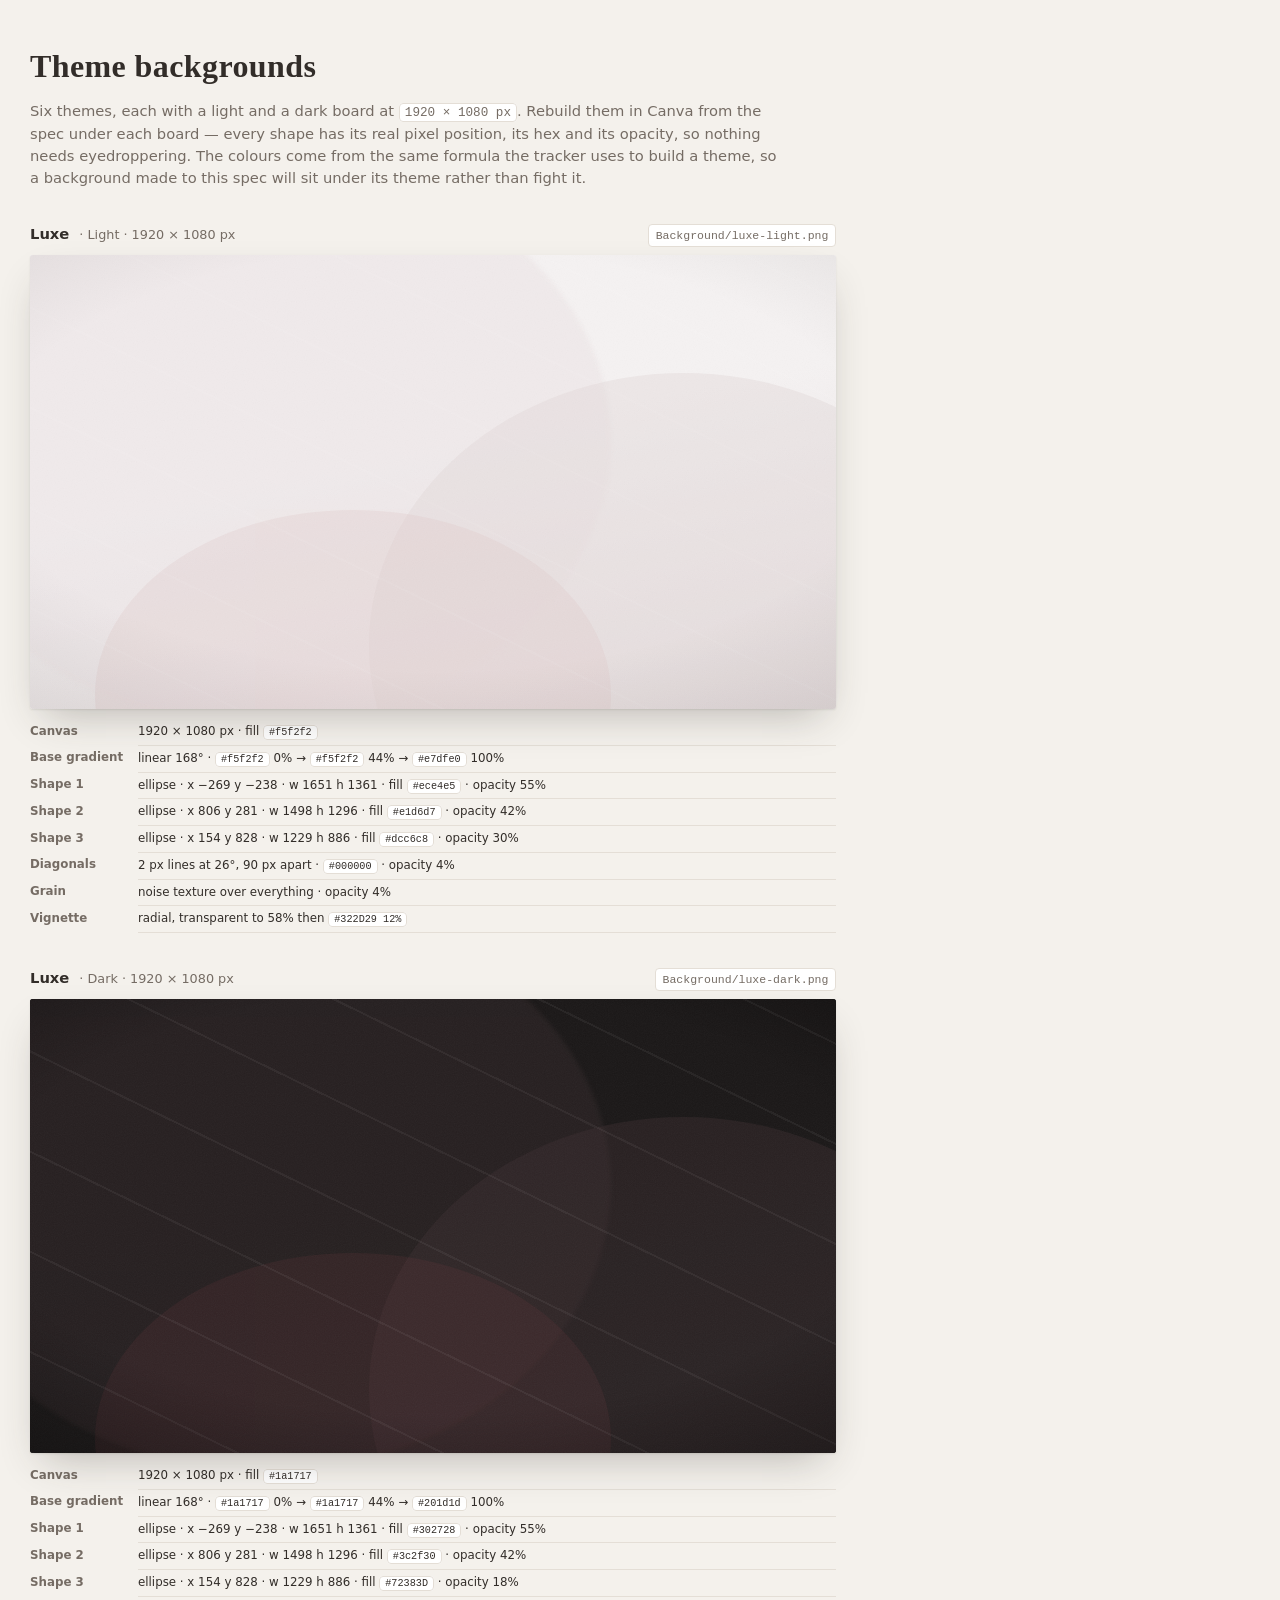
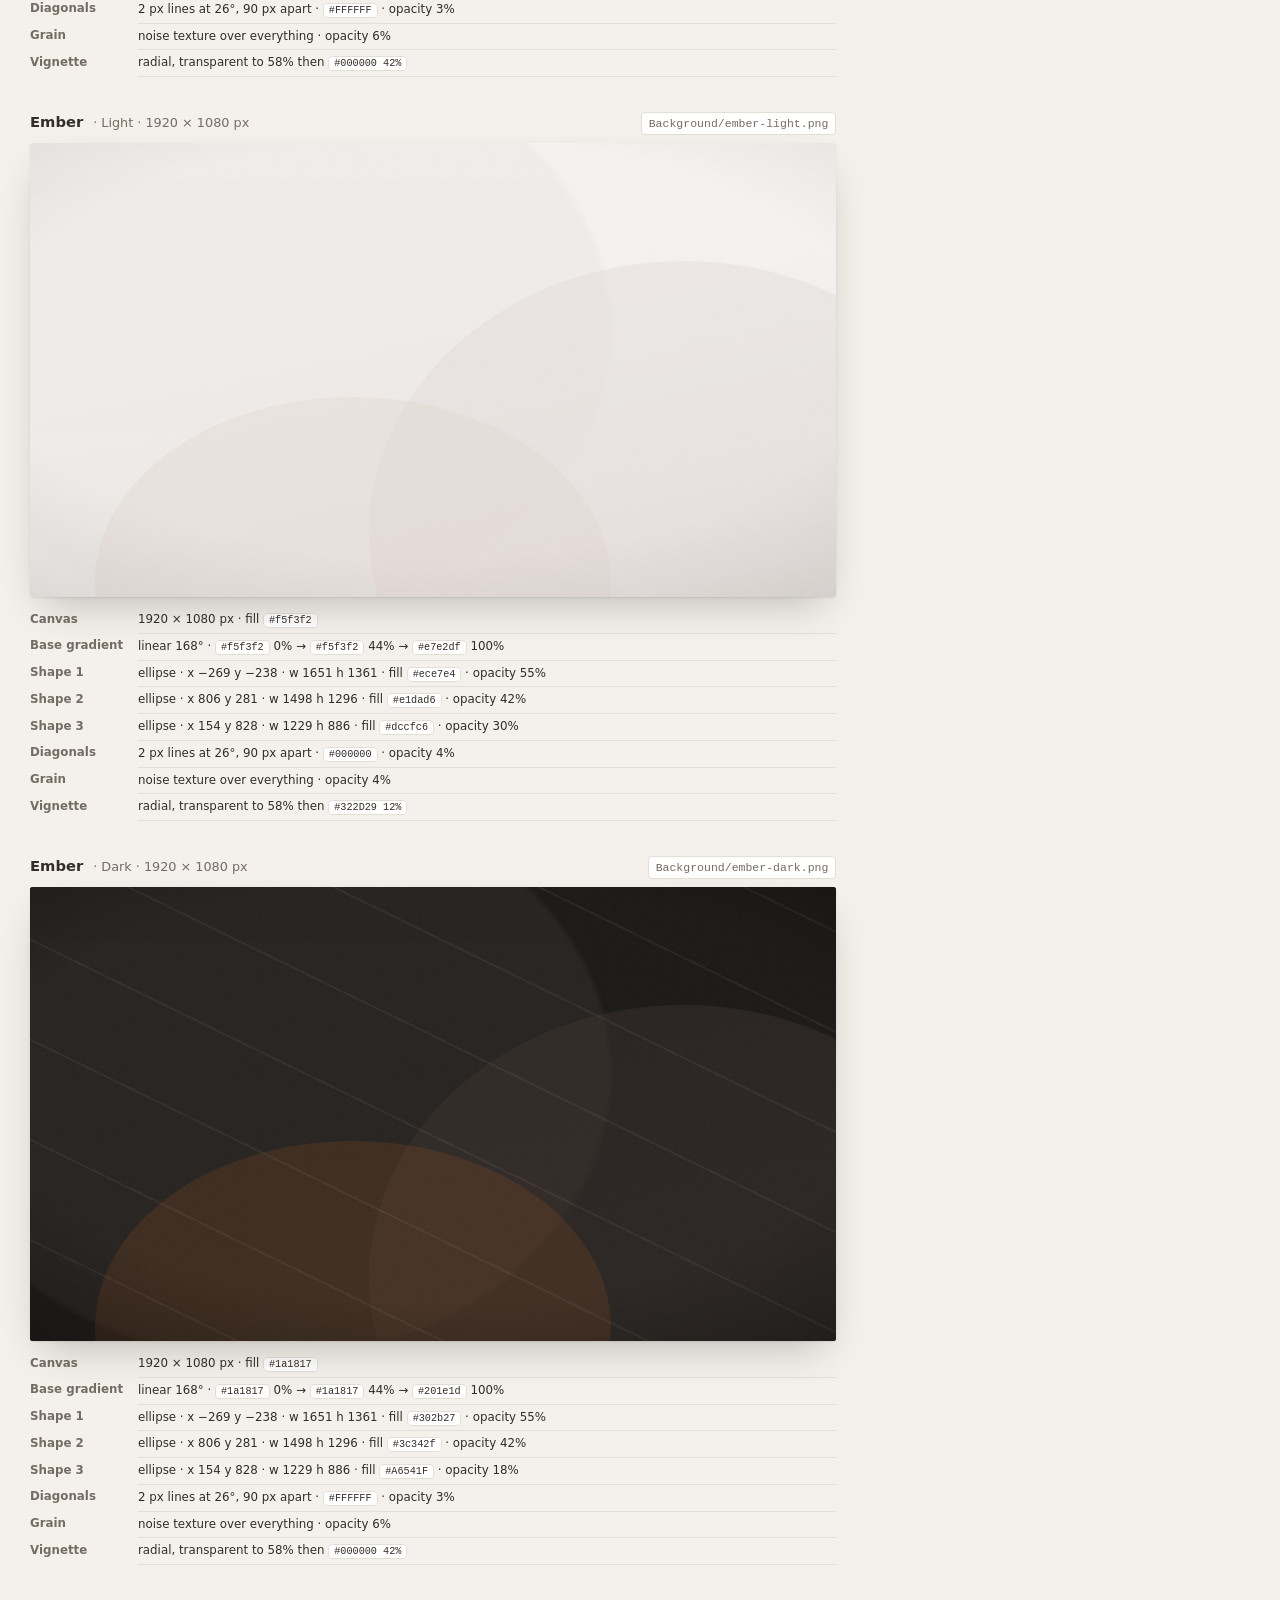
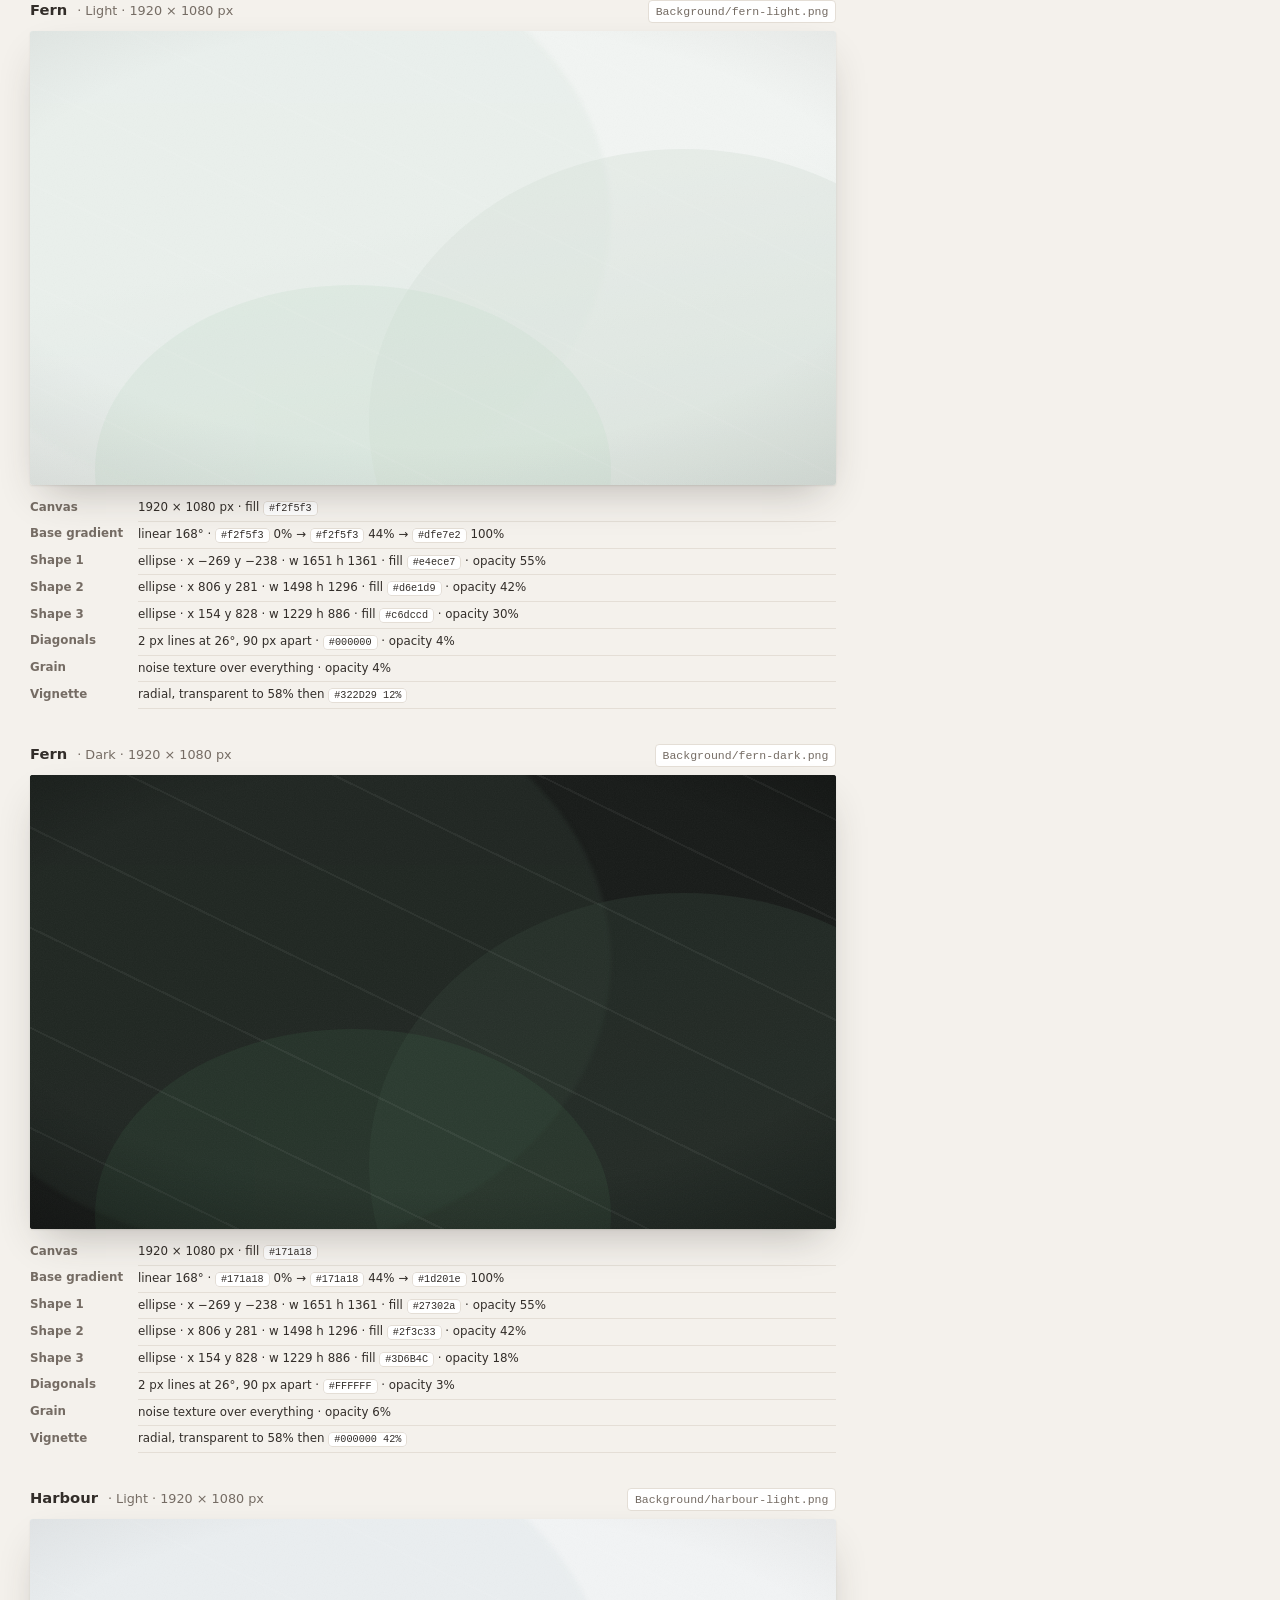
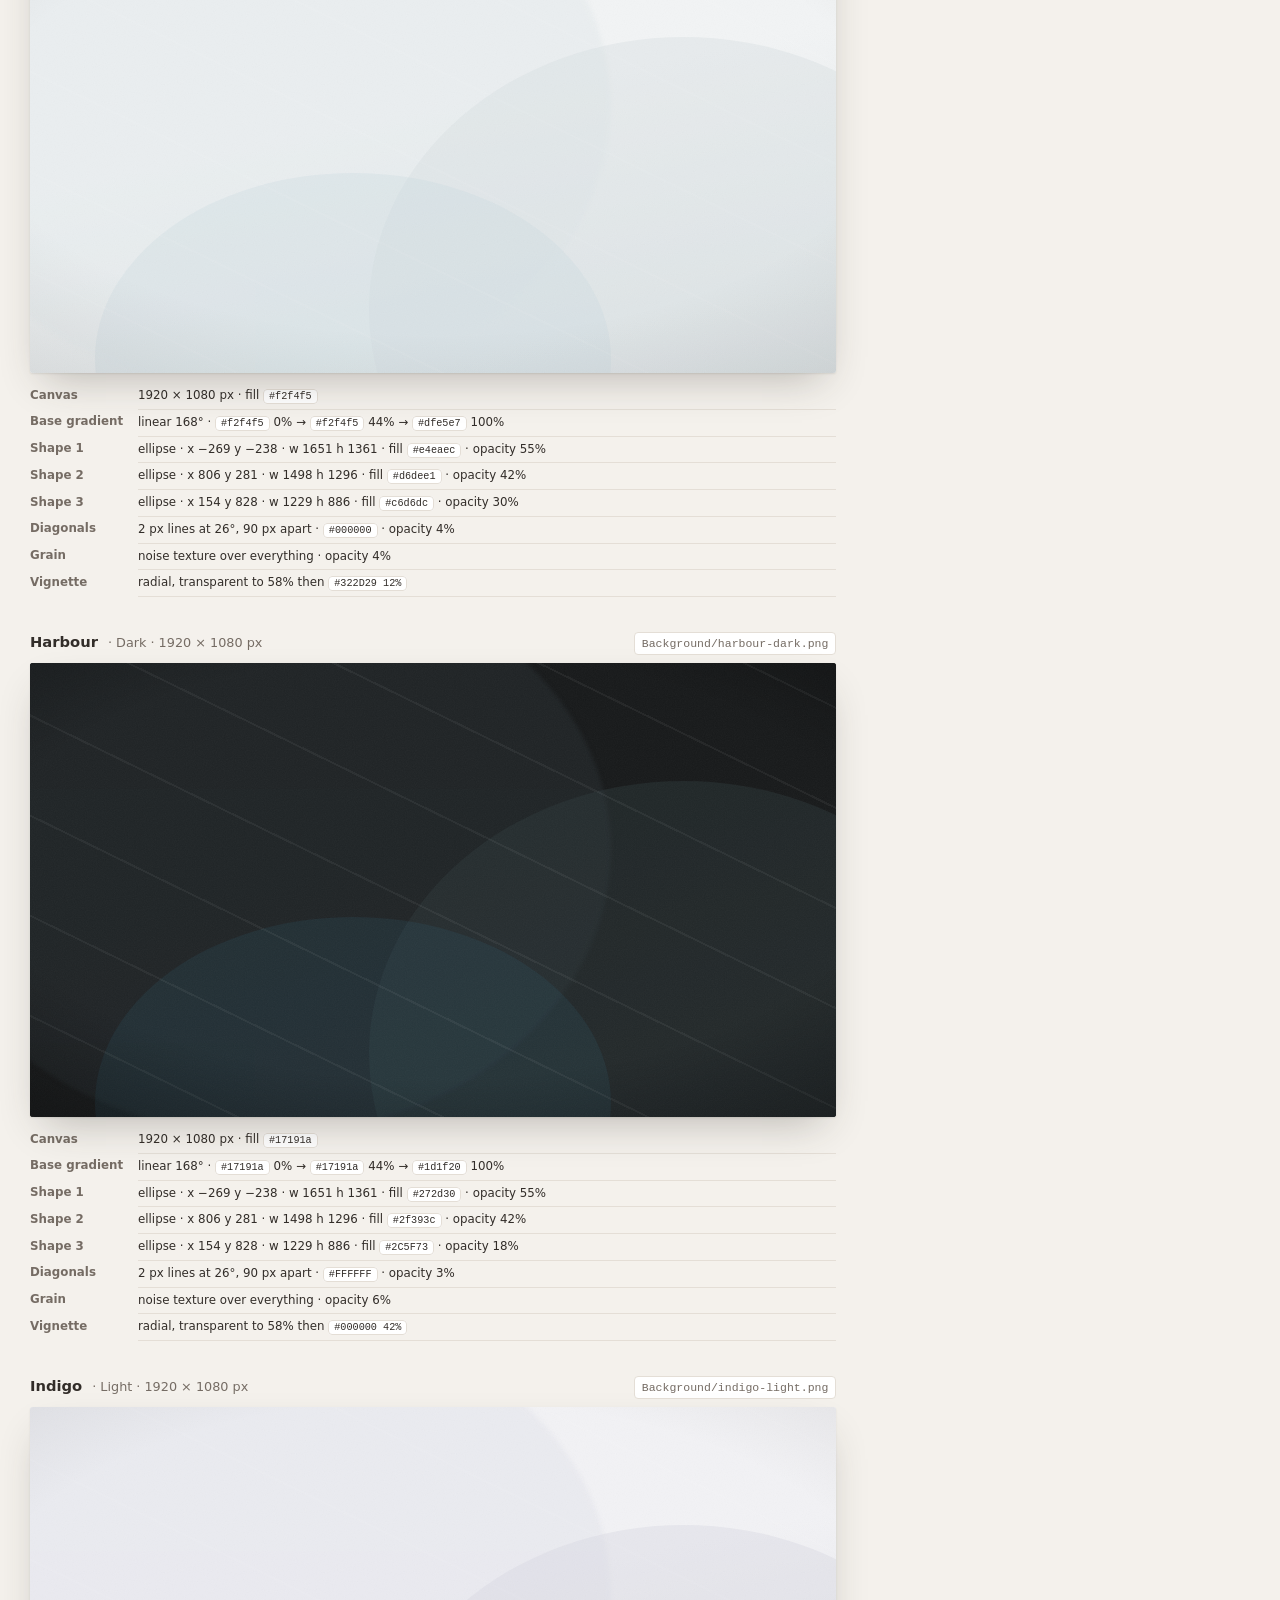
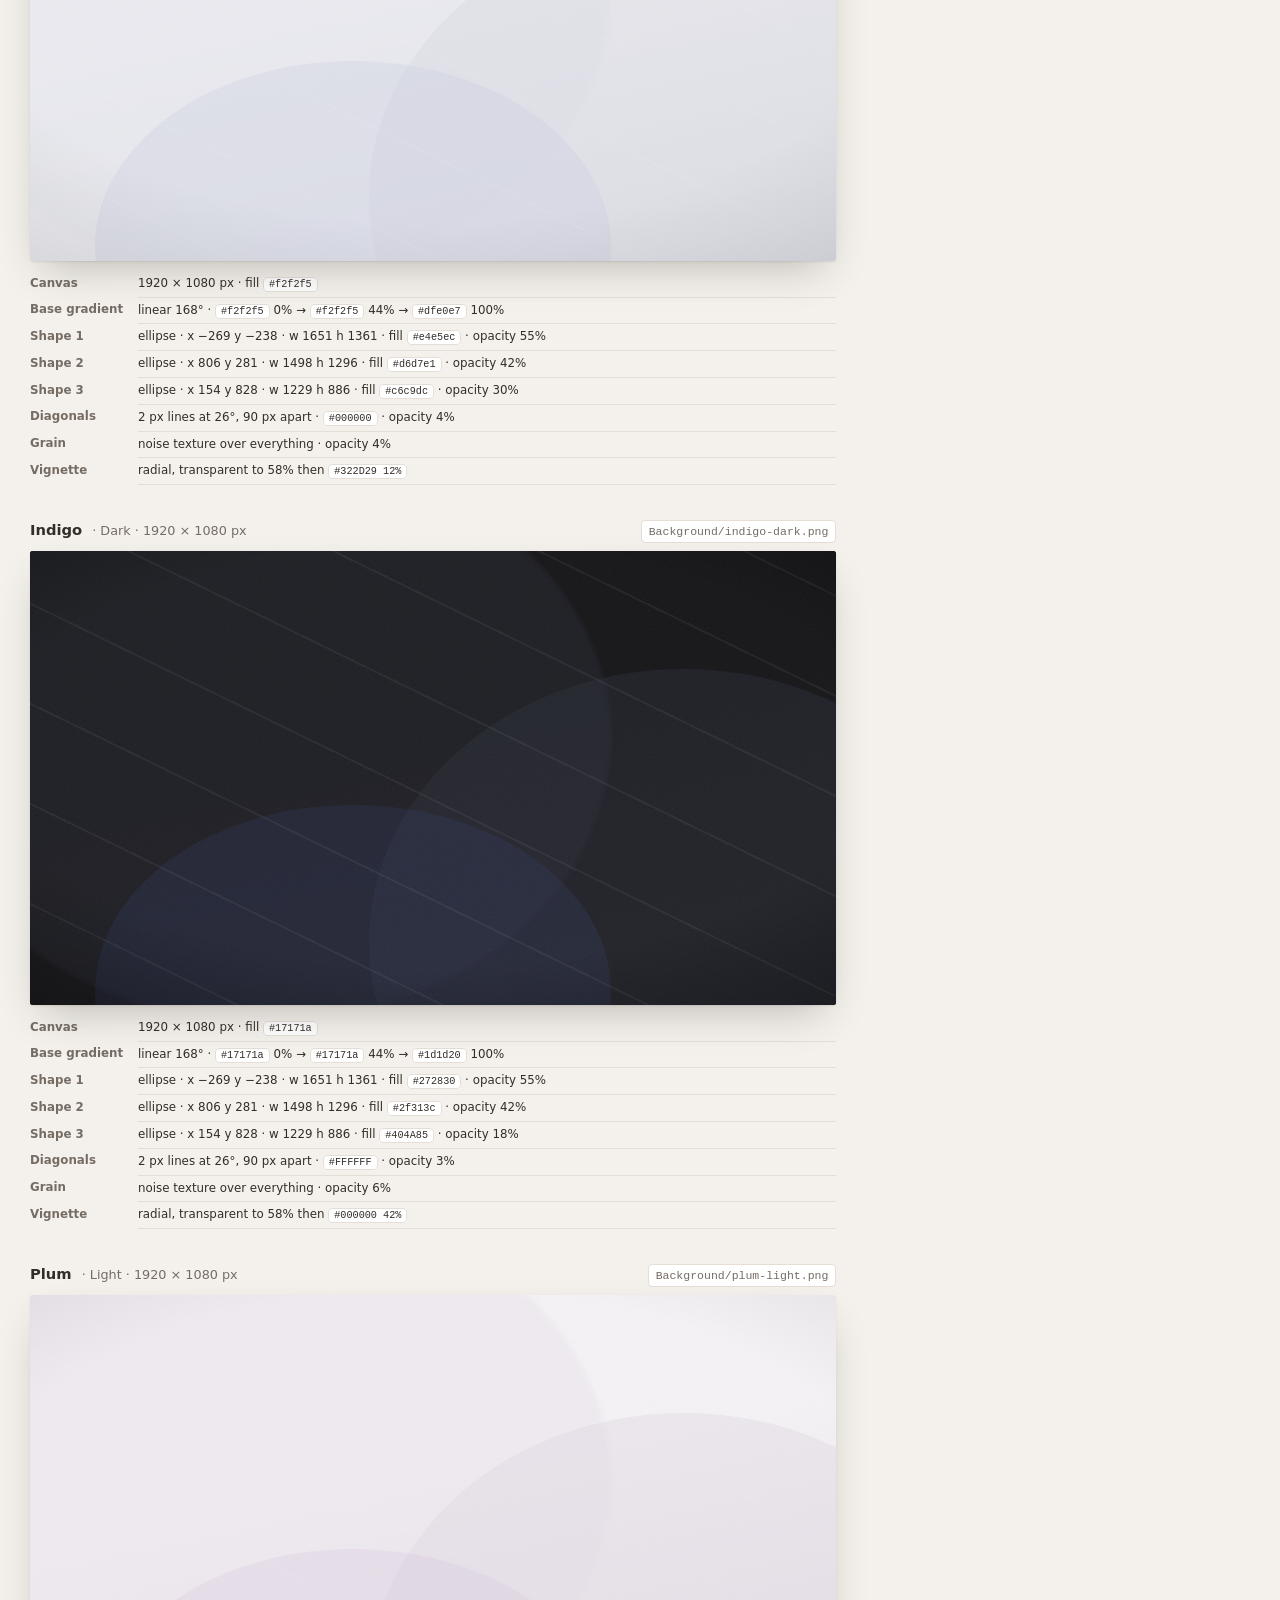
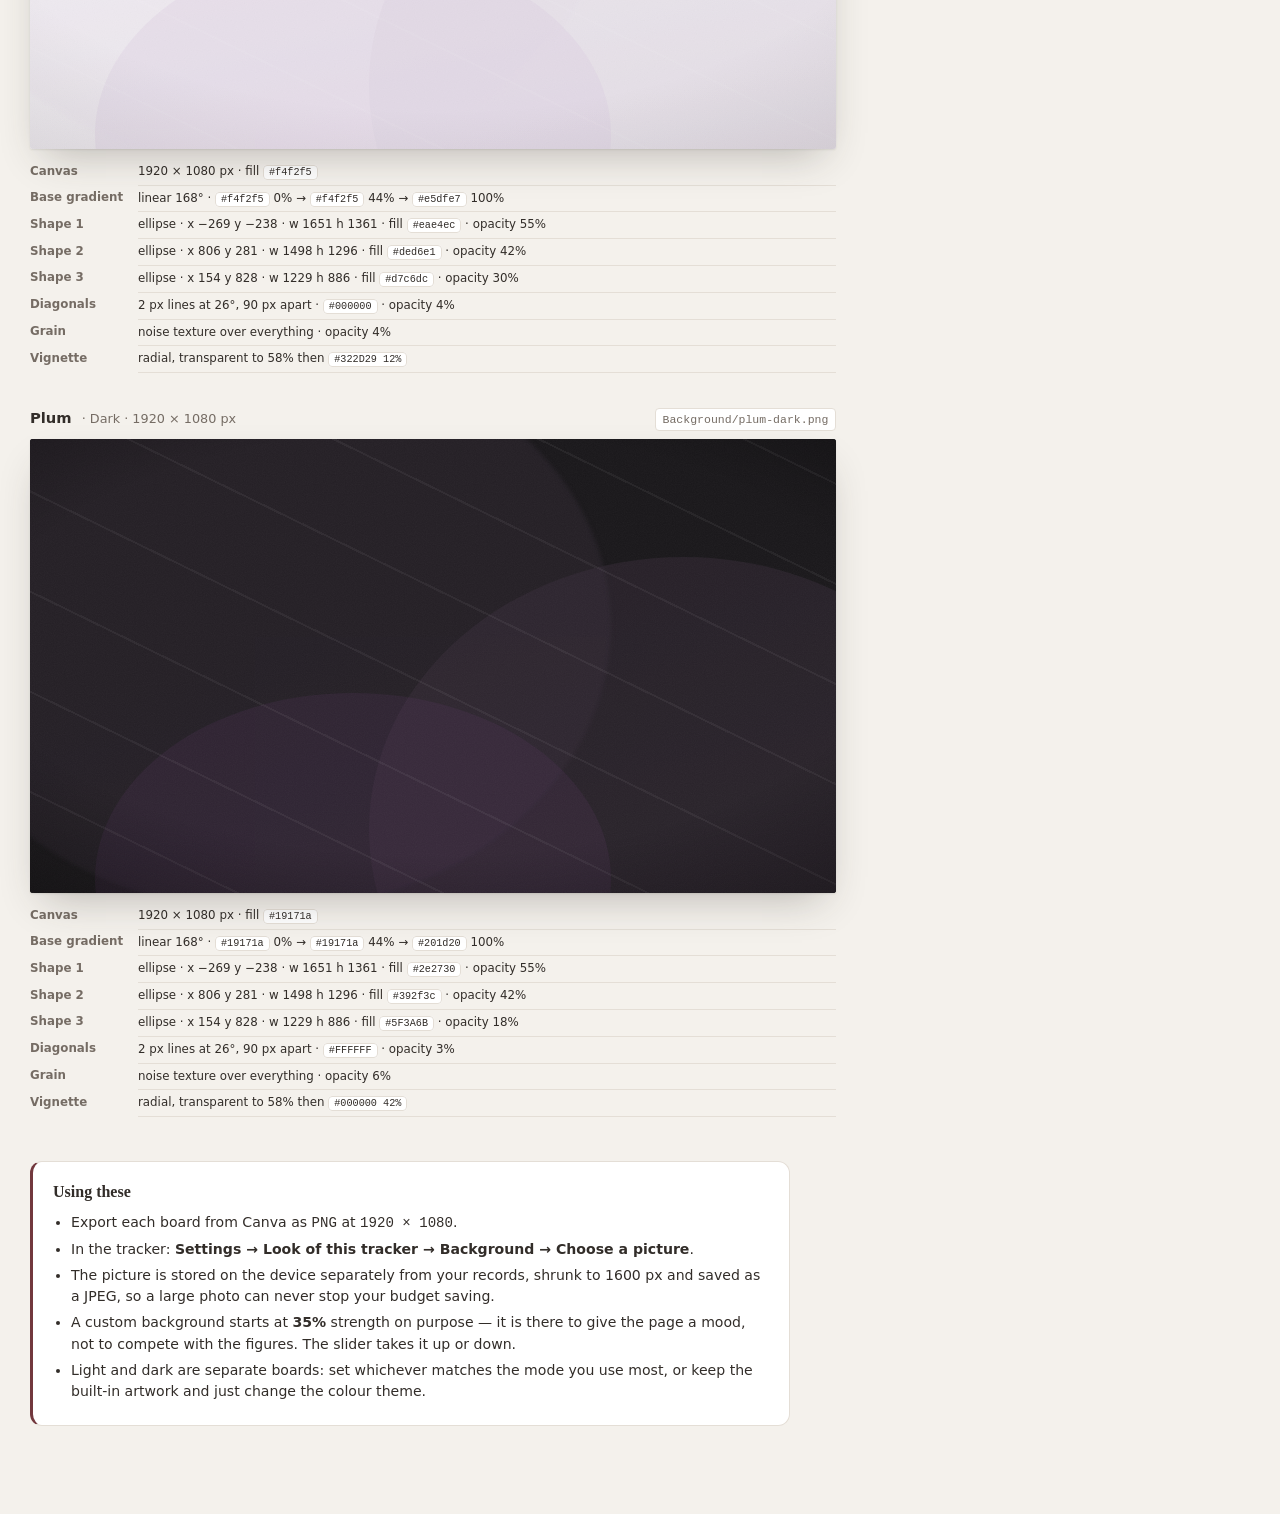
<file: background-mockup.html>
<!DOCTYPE html>
<html lang="en">

<head>
    <meta charset="utf-8">
    <meta name="viewport" content="width=device-width,initial-scale=1">
    <title>Theme backgrounds — Budget Tracker</title>
    <style>
        /* ============================================================
           THEME BACKGROUNDS — 6 themes x light + dark, 1920 x 1080 px.

           These are mock-ups to rebuild in Canva, not exports. Every
           board is drawn at 0.42 scale here; the spec under each one
           gives the real pixel positions and the exact hex and opacity
           of every shape, so nothing has to be guessed or eyedropped.

           The colours are not invented for this page: they come from
           the same formula the tracker uses, so a background built to
           this spec will sit under its theme without clashing.

           Save each as  Background/<theme>-<light|dark>.png  and load
           it from Settings -> Look of this tracker -> Background.
           Keep it faint: the app starts a custom background at 35%.
           ============================================================ */
        :root {
            --paper: #F4F1EC;
            --ink: #322D29;
            --muted: #756C64;
            --line: #E4DED6;
            --s: 0.42;
        }

        * { box-sizing: border-box; margin: 0; padding: 0 }

        body {
            font-family: 'DM Sans', system-ui, -apple-system, 'Segoe UI', sans-serif;
            background: var(--paper);
            color: var(--ink);
            padding: 42px 30px 90px;
            line-height: 1.5;
        }

        h1 {
            font-family: Georgia, 'Times New Roman', serif;
            font-size: 2rem;
            font-weight: 600;
            letter-spacing: .4px;
        }

        .intro {
            max-width: 760px;
            margin: 10px 0 34px;
            font-size: .92rem;
            color: var(--muted);
        }

        .intro code, .spec code {
            font-family: ui-monospace, 'SF Mono', Menlo, Consolas, monospace;
            font-size: .86em;
            background: #fff;
            border: 1px solid var(--line);
            border-radius: 4px;
            padding: 1px 5px;
        }

        .boards {
            display: flex;
            flex-wrap: wrap;
            gap: 34px;
        }

        .board { width: calc(1920px * var(--s)) }

        .cap {
            font-size: .8rem;
            color: var(--muted);
            margin-bottom: 8px;
            display: flex;
            gap: 10px;
            align-items: baseline;
            flex-wrap: wrap;
        }

        .cap b { color: var(--ink); font-size: .92rem }

        .file {
            margin-left: auto;
            font-family: ui-monospace, Menlo, Consolas, monospace;
            font-size: .72rem;
            background: #fff;
            border: 1px solid var(--line);
            border-radius: 4px;
            padding: 2px 7px;
        }

        .bgb {
            width: calc(1920px * var(--s));
            height: calc(1080px * var(--s));
            position: relative;
            overflow: hidden;
            border-radius: 3px;
            box-shadow: 0 1px 2px rgba(50, 45, 41, .10), 0 18px 40px -14px rgba(50, 45, 41, .30);
        }

        .sh { position: absolute }

        /* fine diagonals — the same rhythm in every theme */
        .diag {
            inset: 0;
            background-image: repeating-linear-gradient(26deg,
                rgba(255, 255, 255, .05) 0 2px, transparent 2px 90px);
        }

        /* grain stops a wide flat wash from banding on a big screen */
        .grain {
            inset: 0;
            opacity: .05;
            background-image: url("data:image/svg+xml,%3Csvg xmlns='http://www.w3.org/2000/svg' width='160' height='160'%3E%3Cfilter id='n'%3E%3CfeTurbulence type='fractalNoise' baseFrequency='.9' numOctaves='3' stitchTiles='stitch'/%3E%3CfeColorMatrix type='saturate' values='0'/%3E%3C/filter%3E%3Crect width='160' height='160' filter='url(%23n)'/%3E%3C/svg%3E");
            background-size: 160px 160px;
        }

        .vig { inset: 0 }

        .spec {
            width: 100%;
            margin-top: 10px;
            border-collapse: collapse;
            font-size: .74rem;
        }

        .spec th {
            text-align: left;
            width: 108px;
            padding: 4px 8px 4px 0;
            color: var(--muted);
            font-weight: 600;
            vertical-align: top;
        }

        .spec td { padding: 4px 0; border-bottom: 1px solid var(--line) }

        .note {
            max-width: 760px;
            margin-top: 44px;
            padding: 18px 20px;
            background: #fff;
            border: 1px solid var(--line);
            border-left: 3px solid #72383D;
            border-radius: 12px;
            font-size: .88rem;
        }

        .note h2 { font-size: 1rem; margin-bottom: 8px; font-family: Georgia, serif }
        .note li { margin: 5px 0 5px 18px }
    </style>
</head>

<body>
    <h1>Theme backgrounds</h1>
    <p class="intro">Six themes, each with a light and a dark board at <code>1920 × 1080 px</code>.
        Rebuild them in Canva from the spec under each board — every shape has its real pixel
        position, its hex and its opacity, so nothing needs eyedroppering. The colours come from the
        same formula the tracker uses to build a theme, so a background made to this spec will sit
        under its theme rather than fight it.</p>

    <div class="boards">

  <figure class="board">
    <figcaption class="cap"><b>Luxe</b> · Light · 1920 × 1080 px
      <span class="file">Background/luxe-light.png</span></figcaption>
    <div class="bgb" style="background:#f5f2f2">
      <div class="sh" style="inset:0;background:linear-gradient(168deg, #f5f2f2 0%, #f5f2f2 44%, #e7dfe0 100%)"></div>
      <div class="sh" style="left:-14%;top:-22%;width:86%;height:126%;border-radius:50%;
        background:#ece4e5;opacity:.55;filter:blur(2px)"></div>
      <div class="sh" style="right:-20%;top:26%;width:78%;height:120%;border-radius:50%;
        background:#e1d6d7;opacity:.42"></div>
      <div class="sh" style="left:8%;bottom:-38%;width:64%;height:82%;border-radius:50%;
        background:#dcc6c8;opacity:.30"></div>
      <div class="sh diag"></div>
      <div class="sh grain"></div>
      <div class="sh vig" style="background:radial-gradient(ellipse 95% 80% at 50% 45%, transparent 58%,
        rgba(50,45,41,.12) 100%)"></div>
    </div>
    <table class="spec">
      <tr><th>Canvas</th><td>1920 × 1080 px · fill <code>#f5f2f2</code></td></tr>
      <tr><th>Base gradient</th><td>linear 168° · <code>#f5f2f2</code> 0% → <code>#f5f2f2</code> 44% → <code>#e7dfe0</code> 100%</td></tr>
      <tr><th>Shape 1</th><td>ellipse · x −269 y −238 · w 1651 h 1361 · fill <code>#ece4e5</code> · opacity 55%</td></tr>
      <tr><th>Shape 2</th><td>ellipse · x 806 y 281 · w 1498 h 1296 · fill <code>#e1d6d7</code> · opacity 42%</td></tr>
      <tr><th>Shape 3</th><td>ellipse · x 154 y 828 · w 1229 h 886 · fill <code>#dcc6c8</code> · opacity 30%</td></tr>
      <tr><th>Diagonals</th><td>2 px lines at 26°, 90 px apart · <code>#000000</code> · opacity 4%</td></tr>
      <tr><th>Grain</th><td>noise texture over everything · opacity 4%</td></tr>
      <tr><th>Vignette</th><td>radial, transparent to 58% then <code>#322D29 12%</code></td></tr>
    </table>
  </figure>
  <figure class="board">
    <figcaption class="cap"><b>Luxe</b> · Dark · 1920 × 1080 px
      <span class="file">Background/luxe-dark.png</span></figcaption>
    <div class="bgb" style="background:#1a1717">
      <div class="sh" style="inset:0;background:linear-gradient(168deg, #1a1717 0%, #1a1717 44%, #201d1d 100%)"></div>
      <div class="sh" style="left:-14%;top:-22%;width:86%;height:126%;border-radius:50%;
        background:#302728;opacity:.55;filter:blur(2px)"></div>
      <div class="sh" style="right:-20%;top:26%;width:78%;height:120%;border-radius:50%;
        background:#3c2f30;opacity:.42"></div>
      <div class="sh" style="left:8%;bottom:-38%;width:64%;height:82%;border-radius:50%;
        background:#72383D;opacity:.18"></div>
      <div class="sh diag"></div>
      <div class="sh grain"></div>
      <div class="sh vig" style="background:radial-gradient(ellipse 95% 80% at 50% 45%, transparent 58%,
        rgba(0,0,0,.42) 100%)"></div>
    </div>
    <table class="spec">
      <tr><th>Canvas</th><td>1920 × 1080 px · fill <code>#1a1717</code></td></tr>
      <tr><th>Base gradient</th><td>linear 168° · <code>#1a1717</code> 0% → <code>#1a1717</code> 44% → <code>#201d1d</code> 100%</td></tr>
      <tr><th>Shape 1</th><td>ellipse · x −269 y −238 · w 1651 h 1361 · fill <code>#302728</code> · opacity 55%</td></tr>
      <tr><th>Shape 2</th><td>ellipse · x 806 y 281 · w 1498 h 1296 · fill <code>#3c2f30</code> · opacity 42%</td></tr>
      <tr><th>Shape 3</th><td>ellipse · x 154 y 828 · w 1229 h 886 · fill <code>#72383D</code> · opacity 18%</td></tr>
      <tr><th>Diagonals</th><td>2 px lines at 26°, 90 px apart · <code>#FFFFFF</code> · opacity 3%</td></tr>
      <tr><th>Grain</th><td>noise texture over everything · opacity 6%</td></tr>
      <tr><th>Vignette</th><td>radial, transparent to 58% then <code>#000000 42%</code></td></tr>
    </table>
  </figure>

  <figure class="board">
    <figcaption class="cap"><b>Ember</b> · Light · 1920 × 1080 px
      <span class="file">Background/ember-light.png</span></figcaption>
    <div class="bgb" style="background:#f5f3f2">
      <div class="sh" style="inset:0;background:linear-gradient(168deg, #f5f3f2 0%, #f5f3f2 44%, #e7e2df 100%)"></div>
      <div class="sh" style="left:-14%;top:-22%;width:86%;height:126%;border-radius:50%;
        background:#ece7e4;opacity:.55;filter:blur(2px)"></div>
      <div class="sh" style="right:-20%;top:26%;width:78%;height:120%;border-radius:50%;
        background:#e1dad6;opacity:.42"></div>
      <div class="sh" style="left:8%;bottom:-38%;width:64%;height:82%;border-radius:50%;
        background:#dccfc6;opacity:.30"></div>
      <div class="sh diag"></div>
      <div class="sh grain"></div>
      <div class="sh vig" style="background:radial-gradient(ellipse 95% 80% at 50% 45%, transparent 58%,
        rgba(50,45,41,.12) 100%)"></div>
    </div>
    <table class="spec">
      <tr><th>Canvas</th><td>1920 × 1080 px · fill <code>#f5f3f2</code></td></tr>
      <tr><th>Base gradient</th><td>linear 168° · <code>#f5f3f2</code> 0% → <code>#f5f3f2</code> 44% → <code>#e7e2df</code> 100%</td></tr>
      <tr><th>Shape 1</th><td>ellipse · x −269 y −238 · w 1651 h 1361 · fill <code>#ece7e4</code> · opacity 55%</td></tr>
      <tr><th>Shape 2</th><td>ellipse · x 806 y 281 · w 1498 h 1296 · fill <code>#e1dad6</code> · opacity 42%</td></tr>
      <tr><th>Shape 3</th><td>ellipse · x 154 y 828 · w 1229 h 886 · fill <code>#dccfc6</code> · opacity 30%</td></tr>
      <tr><th>Diagonals</th><td>2 px lines at 26°, 90 px apart · <code>#000000</code> · opacity 4%</td></tr>
      <tr><th>Grain</th><td>noise texture over everything · opacity 4%</td></tr>
      <tr><th>Vignette</th><td>radial, transparent to 58% then <code>#322D29 12%</code></td></tr>
    </table>
  </figure>
  <figure class="board">
    <figcaption class="cap"><b>Ember</b> · Dark · 1920 × 1080 px
      <span class="file">Background/ember-dark.png</span></figcaption>
    <div class="bgb" style="background:#1a1817">
      <div class="sh" style="inset:0;background:linear-gradient(168deg, #1a1817 0%, #1a1817 44%, #201e1d 100%)"></div>
      <div class="sh" style="left:-14%;top:-22%;width:86%;height:126%;border-radius:50%;
        background:#302b27;opacity:.55;filter:blur(2px)"></div>
      <div class="sh" style="right:-20%;top:26%;width:78%;height:120%;border-radius:50%;
        background:#3c342f;opacity:.42"></div>
      <div class="sh" style="left:8%;bottom:-38%;width:64%;height:82%;border-radius:50%;
        background:#A6541F;opacity:.18"></div>
      <div class="sh diag"></div>
      <div class="sh grain"></div>
      <div class="sh vig" style="background:radial-gradient(ellipse 95% 80% at 50% 45%, transparent 58%,
        rgba(0,0,0,.42) 100%)"></div>
    </div>
    <table class="spec">
      <tr><th>Canvas</th><td>1920 × 1080 px · fill <code>#1a1817</code></td></tr>
      <tr><th>Base gradient</th><td>linear 168° · <code>#1a1817</code> 0% → <code>#1a1817</code> 44% → <code>#201e1d</code> 100%</td></tr>
      <tr><th>Shape 1</th><td>ellipse · x −269 y −238 · w 1651 h 1361 · fill <code>#302b27</code> · opacity 55%</td></tr>
      <tr><th>Shape 2</th><td>ellipse · x 806 y 281 · w 1498 h 1296 · fill <code>#3c342f</code> · opacity 42%</td></tr>
      <tr><th>Shape 3</th><td>ellipse · x 154 y 828 · w 1229 h 886 · fill <code>#A6541F</code> · opacity 18%</td></tr>
      <tr><th>Diagonals</th><td>2 px lines at 26°, 90 px apart · <code>#FFFFFF</code> · opacity 3%</td></tr>
      <tr><th>Grain</th><td>noise texture over everything · opacity 6%</td></tr>
      <tr><th>Vignette</th><td>radial, transparent to 58% then <code>#000000 42%</code></td></tr>
    </table>
  </figure>

  <figure class="board">
    <figcaption class="cap"><b>Fern</b> · Light · 1920 × 1080 px
      <span class="file">Background/fern-light.png</span></figcaption>
    <div class="bgb" style="background:#f2f5f3">
      <div class="sh" style="inset:0;background:linear-gradient(168deg, #f2f5f3 0%, #f2f5f3 44%, #dfe7e2 100%)"></div>
      <div class="sh" style="left:-14%;top:-22%;width:86%;height:126%;border-radius:50%;
        background:#e4ece7;opacity:.55;filter:blur(2px)"></div>
      <div class="sh" style="right:-20%;top:26%;width:78%;height:120%;border-radius:50%;
        background:#d6e1d9;opacity:.42"></div>
      <div class="sh" style="left:8%;bottom:-38%;width:64%;height:82%;border-radius:50%;
        background:#c6dccd;opacity:.30"></div>
      <div class="sh diag"></div>
      <div class="sh grain"></div>
      <div class="sh vig" style="background:radial-gradient(ellipse 95% 80% at 50% 45%, transparent 58%,
        rgba(50,45,41,.12) 100%)"></div>
    </div>
    <table class="spec">
      <tr><th>Canvas</th><td>1920 × 1080 px · fill <code>#f2f5f3</code></td></tr>
      <tr><th>Base gradient</th><td>linear 168° · <code>#f2f5f3</code> 0% → <code>#f2f5f3</code> 44% → <code>#dfe7e2</code> 100%</td></tr>
      <tr><th>Shape 1</th><td>ellipse · x −269 y −238 · w 1651 h 1361 · fill <code>#e4ece7</code> · opacity 55%</td></tr>
      <tr><th>Shape 2</th><td>ellipse · x 806 y 281 · w 1498 h 1296 · fill <code>#d6e1d9</code> · opacity 42%</td></tr>
      <tr><th>Shape 3</th><td>ellipse · x 154 y 828 · w 1229 h 886 · fill <code>#c6dccd</code> · opacity 30%</td></tr>
      <tr><th>Diagonals</th><td>2 px lines at 26°, 90 px apart · <code>#000000</code> · opacity 4%</td></tr>
      <tr><th>Grain</th><td>noise texture over everything · opacity 4%</td></tr>
      <tr><th>Vignette</th><td>radial, transparent to 58% then <code>#322D29 12%</code></td></tr>
    </table>
  </figure>
  <figure class="board">
    <figcaption class="cap"><b>Fern</b> · Dark · 1920 × 1080 px
      <span class="file">Background/fern-dark.png</span></figcaption>
    <div class="bgb" style="background:#171a18">
      <div class="sh" style="inset:0;background:linear-gradient(168deg, #171a18 0%, #171a18 44%, #1d201e 100%)"></div>
      <div class="sh" style="left:-14%;top:-22%;width:86%;height:126%;border-radius:50%;
        background:#27302a;opacity:.55;filter:blur(2px)"></div>
      <div class="sh" style="right:-20%;top:26%;width:78%;height:120%;border-radius:50%;
        background:#2f3c33;opacity:.42"></div>
      <div class="sh" style="left:8%;bottom:-38%;width:64%;height:82%;border-radius:50%;
        background:#3D6B4C;opacity:.18"></div>
      <div class="sh diag"></div>
      <div class="sh grain"></div>
      <div class="sh vig" style="background:radial-gradient(ellipse 95% 80% at 50% 45%, transparent 58%,
        rgba(0,0,0,.42) 100%)"></div>
    </div>
    <table class="spec">
      <tr><th>Canvas</th><td>1920 × 1080 px · fill <code>#171a18</code></td></tr>
      <tr><th>Base gradient</th><td>linear 168° · <code>#171a18</code> 0% → <code>#171a18</code> 44% → <code>#1d201e</code> 100%</td></tr>
      <tr><th>Shape 1</th><td>ellipse · x −269 y −238 · w 1651 h 1361 · fill <code>#27302a</code> · opacity 55%</td></tr>
      <tr><th>Shape 2</th><td>ellipse · x 806 y 281 · w 1498 h 1296 · fill <code>#2f3c33</code> · opacity 42%</td></tr>
      <tr><th>Shape 3</th><td>ellipse · x 154 y 828 · w 1229 h 886 · fill <code>#3D6B4C</code> · opacity 18%</td></tr>
      <tr><th>Diagonals</th><td>2 px lines at 26°, 90 px apart · <code>#FFFFFF</code> · opacity 3%</td></tr>
      <tr><th>Grain</th><td>noise texture over everything · opacity 6%</td></tr>
      <tr><th>Vignette</th><td>radial, transparent to 58% then <code>#000000 42%</code></td></tr>
    </table>
  </figure>

  <figure class="board">
    <figcaption class="cap"><b>Harbour</b> · Light · 1920 × 1080 px
      <span class="file">Background/harbour-light.png</span></figcaption>
    <div class="bgb" style="background:#f2f4f5">
      <div class="sh" style="inset:0;background:linear-gradient(168deg, #f2f4f5 0%, #f2f4f5 44%, #dfe5e7 100%)"></div>
      <div class="sh" style="left:-14%;top:-22%;width:86%;height:126%;border-radius:50%;
        background:#e4eaec;opacity:.55;filter:blur(2px)"></div>
      <div class="sh" style="right:-20%;top:26%;width:78%;height:120%;border-radius:50%;
        background:#d6dee1;opacity:.42"></div>
      <div class="sh" style="left:8%;bottom:-38%;width:64%;height:82%;border-radius:50%;
        background:#c6d6dc;opacity:.30"></div>
      <div class="sh diag"></div>
      <div class="sh grain"></div>
      <div class="sh vig" style="background:radial-gradient(ellipse 95% 80% at 50% 45%, transparent 58%,
        rgba(50,45,41,.12) 100%)"></div>
    </div>
    <table class="spec">
      <tr><th>Canvas</th><td>1920 × 1080 px · fill <code>#f2f4f5</code></td></tr>
      <tr><th>Base gradient</th><td>linear 168° · <code>#f2f4f5</code> 0% → <code>#f2f4f5</code> 44% → <code>#dfe5e7</code> 100%</td></tr>
      <tr><th>Shape 1</th><td>ellipse · x −269 y −238 · w 1651 h 1361 · fill <code>#e4eaec</code> · opacity 55%</td></tr>
      <tr><th>Shape 2</th><td>ellipse · x 806 y 281 · w 1498 h 1296 · fill <code>#d6dee1</code> · opacity 42%</td></tr>
      <tr><th>Shape 3</th><td>ellipse · x 154 y 828 · w 1229 h 886 · fill <code>#c6d6dc</code> · opacity 30%</td></tr>
      <tr><th>Diagonals</th><td>2 px lines at 26°, 90 px apart · <code>#000000</code> · opacity 4%</td></tr>
      <tr><th>Grain</th><td>noise texture over everything · opacity 4%</td></tr>
      <tr><th>Vignette</th><td>radial, transparent to 58% then <code>#322D29 12%</code></td></tr>
    </table>
  </figure>
  <figure class="board">
    <figcaption class="cap"><b>Harbour</b> · Dark · 1920 × 1080 px
      <span class="file">Background/harbour-dark.png</span></figcaption>
    <div class="bgb" style="background:#17191a">
      <div class="sh" style="inset:0;background:linear-gradient(168deg, #17191a 0%, #17191a 44%, #1d1f20 100%)"></div>
      <div class="sh" style="left:-14%;top:-22%;width:86%;height:126%;border-radius:50%;
        background:#272d30;opacity:.55;filter:blur(2px)"></div>
      <div class="sh" style="right:-20%;top:26%;width:78%;height:120%;border-radius:50%;
        background:#2f393c;opacity:.42"></div>
      <div class="sh" style="left:8%;bottom:-38%;width:64%;height:82%;border-radius:50%;
        background:#2C5F73;opacity:.18"></div>
      <div class="sh diag"></div>
      <div class="sh grain"></div>
      <div class="sh vig" style="background:radial-gradient(ellipse 95% 80% at 50% 45%, transparent 58%,
        rgba(0,0,0,.42) 100%)"></div>
    </div>
    <table class="spec">
      <tr><th>Canvas</th><td>1920 × 1080 px · fill <code>#17191a</code></td></tr>
      <tr><th>Base gradient</th><td>linear 168° · <code>#17191a</code> 0% → <code>#17191a</code> 44% → <code>#1d1f20</code> 100%</td></tr>
      <tr><th>Shape 1</th><td>ellipse · x −269 y −238 · w 1651 h 1361 · fill <code>#272d30</code> · opacity 55%</td></tr>
      <tr><th>Shape 2</th><td>ellipse · x 806 y 281 · w 1498 h 1296 · fill <code>#2f393c</code> · opacity 42%</td></tr>
      <tr><th>Shape 3</th><td>ellipse · x 154 y 828 · w 1229 h 886 · fill <code>#2C5F73</code> · opacity 18%</td></tr>
      <tr><th>Diagonals</th><td>2 px lines at 26°, 90 px apart · <code>#FFFFFF</code> · opacity 3%</td></tr>
      <tr><th>Grain</th><td>noise texture over everything · opacity 6%</td></tr>
      <tr><th>Vignette</th><td>radial, transparent to 58% then <code>#000000 42%</code></td></tr>
    </table>
  </figure>

  <figure class="board">
    <figcaption class="cap"><b>Indigo</b> · Light · 1920 × 1080 px
      <span class="file">Background/indigo-light.png</span></figcaption>
    <div class="bgb" style="background:#f2f2f5">
      <div class="sh" style="inset:0;background:linear-gradient(168deg, #f2f2f5 0%, #f2f2f5 44%, #dfe0e7 100%)"></div>
      <div class="sh" style="left:-14%;top:-22%;width:86%;height:126%;border-radius:50%;
        background:#e4e5ec;opacity:.55;filter:blur(2px)"></div>
      <div class="sh" style="right:-20%;top:26%;width:78%;height:120%;border-radius:50%;
        background:#d6d7e1;opacity:.42"></div>
      <div class="sh" style="left:8%;bottom:-38%;width:64%;height:82%;border-radius:50%;
        background:#c6c9dc;opacity:.30"></div>
      <div class="sh diag"></div>
      <div class="sh grain"></div>
      <div class="sh vig" style="background:radial-gradient(ellipse 95% 80% at 50% 45%, transparent 58%,
        rgba(50,45,41,.12) 100%)"></div>
    </div>
    <table class="spec">
      <tr><th>Canvas</th><td>1920 × 1080 px · fill <code>#f2f2f5</code></td></tr>
      <tr><th>Base gradient</th><td>linear 168° · <code>#f2f2f5</code> 0% → <code>#f2f2f5</code> 44% → <code>#dfe0e7</code> 100%</td></tr>
      <tr><th>Shape 1</th><td>ellipse · x −269 y −238 · w 1651 h 1361 · fill <code>#e4e5ec</code> · opacity 55%</td></tr>
      <tr><th>Shape 2</th><td>ellipse · x 806 y 281 · w 1498 h 1296 · fill <code>#d6d7e1</code> · opacity 42%</td></tr>
      <tr><th>Shape 3</th><td>ellipse · x 154 y 828 · w 1229 h 886 · fill <code>#c6c9dc</code> · opacity 30%</td></tr>
      <tr><th>Diagonals</th><td>2 px lines at 26°, 90 px apart · <code>#000000</code> · opacity 4%</td></tr>
      <tr><th>Grain</th><td>noise texture over everything · opacity 4%</td></tr>
      <tr><th>Vignette</th><td>radial, transparent to 58% then <code>#322D29 12%</code></td></tr>
    </table>
  </figure>
  <figure class="board">
    <figcaption class="cap"><b>Indigo</b> · Dark · 1920 × 1080 px
      <span class="file">Background/indigo-dark.png</span></figcaption>
    <div class="bgb" style="background:#17171a">
      <div class="sh" style="inset:0;background:linear-gradient(168deg, #17171a 0%, #17171a 44%, #1d1d20 100%)"></div>
      <div class="sh" style="left:-14%;top:-22%;width:86%;height:126%;border-radius:50%;
        background:#272830;opacity:.55;filter:blur(2px)"></div>
      <div class="sh" style="right:-20%;top:26%;width:78%;height:120%;border-radius:50%;
        background:#2f313c;opacity:.42"></div>
      <div class="sh" style="left:8%;bottom:-38%;width:64%;height:82%;border-radius:50%;
        background:#404A85;opacity:.18"></div>
      <div class="sh diag"></div>
      <div class="sh grain"></div>
      <div class="sh vig" style="background:radial-gradient(ellipse 95% 80% at 50% 45%, transparent 58%,
        rgba(0,0,0,.42) 100%)"></div>
    </div>
    <table class="spec">
      <tr><th>Canvas</th><td>1920 × 1080 px · fill <code>#17171a</code></td></tr>
      <tr><th>Base gradient</th><td>linear 168° · <code>#17171a</code> 0% → <code>#17171a</code> 44% → <code>#1d1d20</code> 100%</td></tr>
      <tr><th>Shape 1</th><td>ellipse · x −269 y −238 · w 1651 h 1361 · fill <code>#272830</code> · opacity 55%</td></tr>
      <tr><th>Shape 2</th><td>ellipse · x 806 y 281 · w 1498 h 1296 · fill <code>#2f313c</code> · opacity 42%</td></tr>
      <tr><th>Shape 3</th><td>ellipse · x 154 y 828 · w 1229 h 886 · fill <code>#404A85</code> · opacity 18%</td></tr>
      <tr><th>Diagonals</th><td>2 px lines at 26°, 90 px apart · <code>#FFFFFF</code> · opacity 3%</td></tr>
      <tr><th>Grain</th><td>noise texture over everything · opacity 6%</td></tr>
      <tr><th>Vignette</th><td>radial, transparent to 58% then <code>#000000 42%</code></td></tr>
    </table>
  </figure>

  <figure class="board">
    <figcaption class="cap"><b>Plum</b> · Light · 1920 × 1080 px
      <span class="file">Background/plum-light.png</span></figcaption>
    <div class="bgb" style="background:#f4f2f5">
      <div class="sh" style="inset:0;background:linear-gradient(168deg, #f4f2f5 0%, #f4f2f5 44%, #e5dfe7 100%)"></div>
      <div class="sh" style="left:-14%;top:-22%;width:86%;height:126%;border-radius:50%;
        background:#eae4ec;opacity:.55;filter:blur(2px)"></div>
      <div class="sh" style="right:-20%;top:26%;width:78%;height:120%;border-radius:50%;
        background:#ded6e1;opacity:.42"></div>
      <div class="sh" style="left:8%;bottom:-38%;width:64%;height:82%;border-radius:50%;
        background:#d7c6dc;opacity:.30"></div>
      <div class="sh diag"></div>
      <div class="sh grain"></div>
      <div class="sh vig" style="background:radial-gradient(ellipse 95% 80% at 50% 45%, transparent 58%,
        rgba(50,45,41,.12) 100%)"></div>
    </div>
    <table class="spec">
      <tr><th>Canvas</th><td>1920 × 1080 px · fill <code>#f4f2f5</code></td></tr>
      <tr><th>Base gradient</th><td>linear 168° · <code>#f4f2f5</code> 0% → <code>#f4f2f5</code> 44% → <code>#e5dfe7</code> 100%</td></tr>
      <tr><th>Shape 1</th><td>ellipse · x −269 y −238 · w 1651 h 1361 · fill <code>#eae4ec</code> · opacity 55%</td></tr>
      <tr><th>Shape 2</th><td>ellipse · x 806 y 281 · w 1498 h 1296 · fill <code>#ded6e1</code> · opacity 42%</td></tr>
      <tr><th>Shape 3</th><td>ellipse · x 154 y 828 · w 1229 h 886 · fill <code>#d7c6dc</code> · opacity 30%</td></tr>
      <tr><th>Diagonals</th><td>2 px lines at 26°, 90 px apart · <code>#000000</code> · opacity 4%</td></tr>
      <tr><th>Grain</th><td>noise texture over everything · opacity 4%</td></tr>
      <tr><th>Vignette</th><td>radial, transparent to 58% then <code>#322D29 12%</code></td></tr>
    </table>
  </figure>
  <figure class="board">
    <figcaption class="cap"><b>Plum</b> · Dark · 1920 × 1080 px
      <span class="file">Background/plum-dark.png</span></figcaption>
    <div class="bgb" style="background:#19171a">
      <div class="sh" style="inset:0;background:linear-gradient(168deg, #19171a 0%, #19171a 44%, #201d20 100%)"></div>
      <div class="sh" style="left:-14%;top:-22%;width:86%;height:126%;border-radius:50%;
        background:#2e2730;opacity:.55;filter:blur(2px)"></div>
      <div class="sh" style="right:-20%;top:26%;width:78%;height:120%;border-radius:50%;
        background:#392f3c;opacity:.42"></div>
      <div class="sh" style="left:8%;bottom:-38%;width:64%;height:82%;border-radius:50%;
        background:#5F3A6B;opacity:.18"></div>
      <div class="sh diag"></div>
      <div class="sh grain"></div>
      <div class="sh vig" style="background:radial-gradient(ellipse 95% 80% at 50% 45%, transparent 58%,
        rgba(0,0,0,.42) 100%)"></div>
    </div>
    <table class="spec">
      <tr><th>Canvas</th><td>1920 × 1080 px · fill <code>#19171a</code></td></tr>
      <tr><th>Base gradient</th><td>linear 168° · <code>#19171a</code> 0% → <code>#19171a</code> 44% → <code>#201d20</code> 100%</td></tr>
      <tr><th>Shape 1</th><td>ellipse · x −269 y −238 · w 1651 h 1361 · fill <code>#2e2730</code> · opacity 55%</td></tr>
      <tr><th>Shape 2</th><td>ellipse · x 806 y 281 · w 1498 h 1296 · fill <code>#392f3c</code> · opacity 42%</td></tr>
      <tr><th>Shape 3</th><td>ellipse · x 154 y 828 · w 1229 h 886 · fill <code>#5F3A6B</code> · opacity 18%</td></tr>
      <tr><th>Diagonals</th><td>2 px lines at 26°, 90 px apart · <code>#FFFFFF</code> · opacity 3%</td></tr>
      <tr><th>Grain</th><td>noise texture over everything · opacity 6%</td></tr>
      <tr><th>Vignette</th><td>radial, transparent to 58% then <code>#000000 42%</code></td></tr>
    </table>
  </figure>
    </div>

    <div class="note">
        <h2>Using these</h2>
        <ul>
            <li>Export each board from Canva as <code>PNG</code> at <code>1920 × 1080</code>.</li>
            <li>In the tracker: <b>Settings → Look of this tracker → Background → Choose a picture</b>.</li>
            <li>The picture is stored on the device separately from your records, shrunk to 1600 px
                and saved as a JPEG, so a large photo can never stop your budget saving.</li>
            <li>A custom background starts at <b>35%</b> strength on purpose — it is there to give the
                page a mood, not to compete with the figures. The slider takes it up or down.</li>
            <li>Light and dark are separate boards: set whichever matches the mode you use most, or
                keep the built-in artwork and just change the colour theme.</li>
        </ul>
    </div>
</body>

</html>
</file>
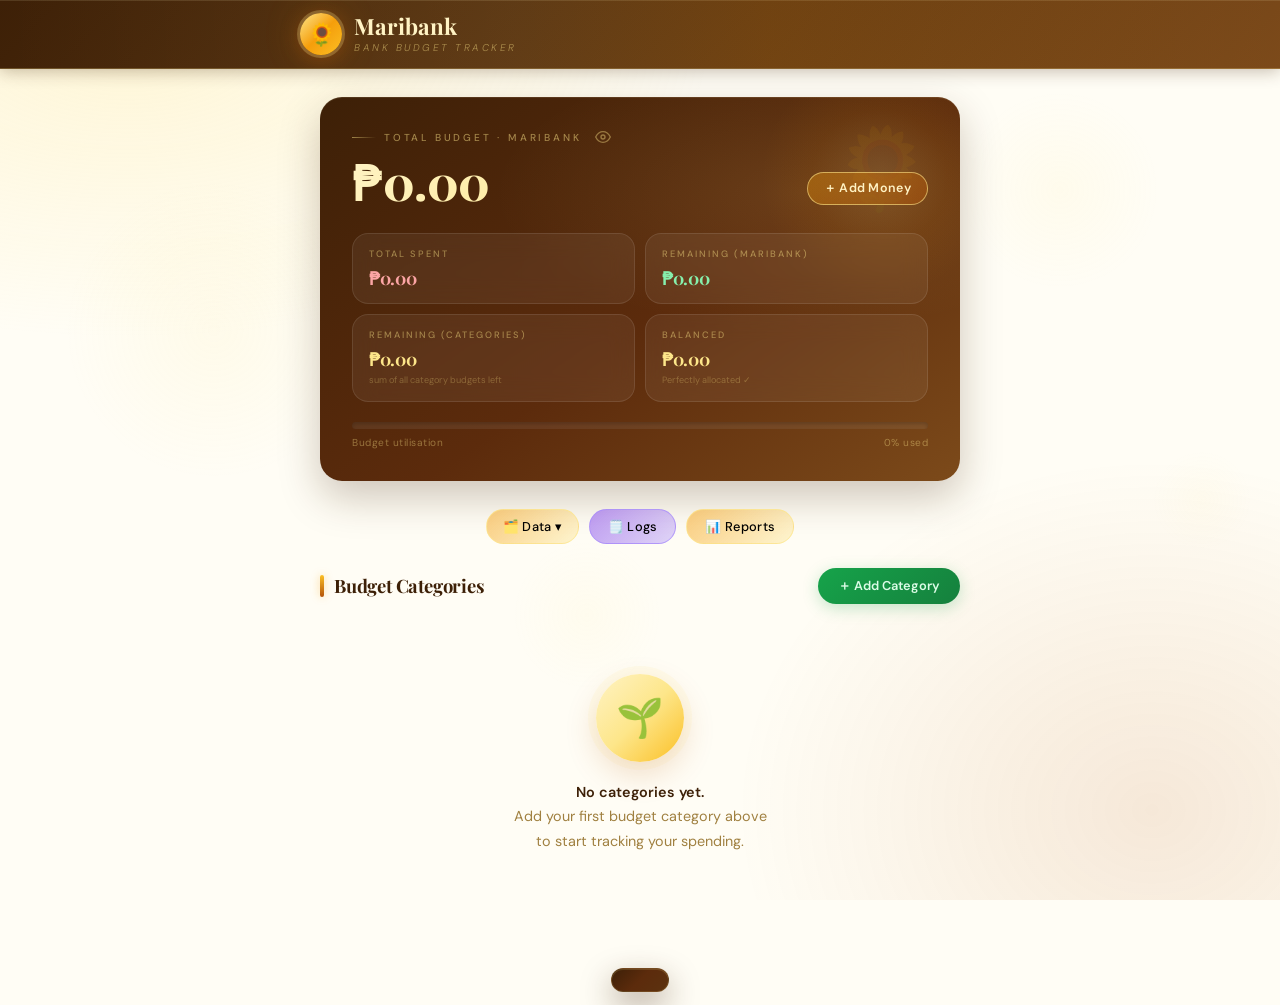
<file: index1.html>
<!DOCTYPE html>
<html lang="en">

<head>
    <meta charset="UTF-8">
    <meta name="viewport" content="width=device-width, initial-scale=1.0">
    <title>Maribank · Budget Tracker</title>
    <link
        href="https://fonts.googleapis.com/css2?family=Playfair+Display:ital,wght@0,400;0,600;0,700;0,800;1,400;1,600&family=DM+Sans:ital,opsz,wght@0,9..40,300;0,9..40,400;0,9..40,500;0,9..40,600;1,9..40,300&display=swap"
        rel="stylesheet">
    <style>
        :root {
            --gold-50: #fffbf0;
            --gold-100: #fff3c4;
            --gold-200: #fde68a;
            --gold-300: #fbbf24;
            --gold-400: #f59e0b;
            --gold-500: #d97706;
            --gold-600: #b45309;
            --gold-800: #78350f;
            --gold-900: #451a03;
            --green-400: #4ade80;
            --green-600: #16a34a;
            --cream: #fffdf5;
            --bark: #3d2007;
            --bark-light: #5c320f;
            --danger: #dc2626;
            --loan-color: #7c3aed;
            --loan-bg: #f5f3ff;
            --loan-border: #ddd6fe;
            --radius-card: 22px;
            --radius-btn: 12px;
            --radius-input: 10px;
            --font-display: 'Playfair Display', Georgia, serif;
            --font-body: 'DM Sans', system-ui, sans-serif;
            --transition: 0.22s cubic-bezier(0.4, 0, 0.2, 1);
        }

        *,
        *::before,
        *::after {
            margin: 0;
            padding: 0;
            box-sizing: border-box
        }

        html {
            scroll-behavior: smooth
        }

        body {
            font-family: var(--font-body);
            background: var(--cream);
            min-height: 100vh;
            overflow-x: hidden;
            position: relative
        }

        body::before {
            content: '';
            position: fixed;
            inset: 0;
            background:
                radial-gradient(ellipse 70% 50% at 10% 5%, rgba(253, 230, 138, .28) 0%, transparent 65%),
                radial-gradient(ellipse 50% 60% at 90% 90%, rgba(180, 83, 9, .12) 0%, transparent 65%);
            pointer-events: none;
            z-index: 0;
            animation: bgShift 12s ease-in-out infinite alternate;
        }

        @keyframes bgShift {
            0% {
                background-position: 0% 0%
            }

            100% {
                background-position: 5% 3%
            }
        }

        .particle {
            position: fixed;
            border-radius: 50%;
            pointer-events: none;
            z-index: 0;
            background: radial-gradient(circle, rgba(253, 230, 138, .25) 0%, transparent 70%);
            animation: floatParticle linear infinite;
        }

        @keyframes floatParticle {
            0% {
                transform: translateY(110vh) rotate(0deg) scale(1)
            }

            50% {
                transform: translateY(50vh) rotate(180deg) scale(1.2)
            }

            100% {
                transform: translateY(-10vh) rotate(360deg) scale(0.8)
            }
        }

        .header {
            position: sticky;
            top: 0;
            z-index: 100;
            background: linear-gradient(135deg, var(--bark) 0%, #7c4a1a 100%);
            border-bottom: 1px solid rgba(253, 230, 138, .25);
            box-shadow: 0 2px 16px rgba(61, 32, 7, .3), inset 0 1px 0 rgba(255, 243, 196, .12);
            padding: 0 20px;
            overflow: hidden;
        }

        .header::before {
            content: '';
            position: absolute;
            inset: 0;
            background: linear-gradient(90deg, transparent 0%, rgba(253, 230, 138, .06) 40%, rgba(245, 158, 11, .1) 60%, transparent 100%);
            animation: headerShimmer 4s ease-in-out infinite;
        }

        @keyframes headerShimmer {

            0%,
            100% {
                transform: translateX(-100%)
            }

            50% {
                transform: translateX(100%)
            }
        }

        .header-inner {
            max-width: 680px;
            margin: 0 auto;
            height: 68px;
            display: flex;
            align-items: center;
            justify-content: space-between;
            gap: 16px;
            position: relative;
            z-index: 1
        }

        .header-brand {
            display: flex;
            align-items: center;
            gap: 12px
        }

        .header-sunflower {
            width: 42px;
            height: 42px;
            background: linear-gradient(135deg, var(--gold-200), var(--gold-400), var(--gold-300));
            border-radius: 50%;
            display: flex;
            align-items: center;
            justify-content: center;
            font-size: 22px;
            box-shadow: 0 0 0 3px rgba(253, 230, 138, .25), 0 4px 20px rgba(180, 83, 9, .4), 0 0 40px rgba(245, 158, 11, .2);
            animation: sunflowerPulse 3s ease-in-out infinite;
            flex-shrink: 0;
        }

        @keyframes sunflowerPulse {

            0%,
            100% {
                box-shadow: 0 0 0 3px rgba(253, 230, 138, .25), 0 4px 20px rgba(180, 83, 9, .4), 0 0 40px rgba(245, 158, 11, .2);
                transform: rotate(0deg)
            }

            33% {
                box-shadow: 0 0 0 6px rgba(253, 230, 138, .18), 0 4px 28px rgba(245, 158, 11, .5), 0 0 60px rgba(245, 158, 11, .3);
                transform: rotate(5deg)
            }

            66% {
                box-shadow: 0 0 0 3px rgba(253, 230, 138, .25), 0 4px 20px rgba(180, 83, 9, .4), 0 0 40px rgba(245, 158, 11, .2);
                transform: rotate(-3deg)
            }
        }

        .header-title {
            font-family: var(--font-display);
            font-size: 1.4rem;
            font-weight: 700;
            color: var(--gold-100);
            letter-spacing: .2px;
            line-height: 1.1
        }

        .header-subtitle {
            font-size: .62rem;
            font-weight: 300;
            color: rgba(253, 230, 138, .5);
            letter-spacing: 2.5px;
            text-transform: uppercase;
            margin-top: 3px;
            display: block;
            font-style: italic
        }

        .header-btns {
            display: flex;
            gap: 8px;
            align-items: center;
            flex-shrink: 0
        }

        .btn-report {
            background: linear-gradient(135deg, rgba(245, 158, 11, .5), rgba(253, 230, 138, .35));
            border: 1.5px solid rgba(253, 230, 138, .7);
            color: #000;
            border-radius: 30px;
            padding: 8px 18px;
            font-family: var(--font-body);
            font-size: .8rem;
            font-weight: 500;
            cursor: pointer;
            letter-spacing: .3px;
            transition: var(--transition);
            white-space: nowrap;
            display: flex;
            align-items: center;
            gap: 6px;
            position: relative;
            overflow: hidden;
        }

        .btn-report::before {
            content: '';
            position: absolute;
            inset: 0;
            background: linear-gradient(90deg, transparent, rgba(255, 255, 255, .2), transparent);
            transform: translateX(-100%);
            transition: .5s
        }

        .btn-report:hover::before {
            transform: translateX(100%)
        }

        .btn-report:hover {
            background: linear-gradient(135deg, rgba(245, 158, 11, .7), rgba(253, 230, 138, .5));
            transform: translateY(-2px);
            box-shadow: 0 6px 20px rgba(180, 83, 9, .35)
        }

        .btn-logs {
            background: linear-gradient(135deg, rgba(124, 58, 237, .5), rgba(167, 139, 250, .35));
            border: 1.5px solid rgba(167, 139, 250, .75);
            color: #000;
            border-radius: 30px;
            padding: 8px 18px;
            font-family: var(--font-body);
            font-size: .8rem;
            font-weight: 500;
            cursor: pointer;
            letter-spacing: .3px;
            transition: var(--transition);
            white-space: nowrap;
            display: flex;
            align-items: center;
            gap: 6px;
            position: relative;
            overflow: hidden;
        }

        .btn-logs::before {
            content: '';
            position: absolute;
            inset: 0;
            background: linear-gradient(90deg, transparent, rgba(255, 255, 255, .2), transparent);
            transform: translateX(-100%);
            transition: .5s
        }

        .btn-logs:hover::before {
            transform: translateX(100%)
        }

        .btn-logs:hover {
            background: linear-gradient(135deg, rgba(124, 58, 237, .7), rgba(167, 139, 250, .5));
            transform: translateY(-2px);
            box-shadow: 0 6px 20px rgba(124, 58, 237, .35)
        }

        .container {
            max-width: 680px;
            margin: 0 auto;
            padding: 28px 20px 100px;
            position: relative;
            z-index: 1
        }

        .budget-card {
            border-radius: var(--radius-card);
            padding: 32px;
            margin-bottom: 28px;
            position: relative;
            overflow: hidden;
            background: linear-gradient(145deg, var(--bark) 0%, #5c2b0c 55%, #7c4a1a 100%);
            box-shadow: 0 16px 40px rgba(61, 32, 7, .25), inset 0 1px 0 rgba(255, 243, 196, .1);
            animation: slideDown .6s cubic-bezier(.16, 1, .3, 1) both;
        }

        @keyframes slideDown {
            from {
                opacity: 0;
                transform: translateY(-30px)
            }

            to {
                opacity: 1;
                transform: translateY(0)
            }
        }

        .budget-card::before {
            content: '';
            position: absolute;
            inset: 0;
            background:
                radial-gradient(ellipse 80% 60% at 75% 25%, rgba(253, 230, 138, .1) 0%, transparent 60%);
            animation: cardMeshMove 8s ease-in-out infinite alternate;
            pointer-events: none;
        }

        @keyframes cardMeshMove {
            0% {
                transform: scale(1) translate(0, 0)
            }

            100% {
                transform: scale(1.08) translate(-2%, 1%)
            }
        }

        .budget-card-deco {
            position: absolute;
            right: -40px;
            top: -40px;
            width: 240px;
            height: 240px;
            background: radial-gradient(circle, rgba(253, 230, 138, .15) 0%, rgba(245, 158, 11, .06) 40%, transparent 70%);
            border-radius: 50%;
            pointer-events: none;
            animation: decoFloat 10s ease-in-out infinite;
        }

        @keyframes decoFloat {

            0%,
            100% {
                transform: translate(0, 0) scale(1)
            }

            50% {
                transform: translate(-15px, 10px) scale(1.1)
            }
        }

        .budget-card-sun {
            position: absolute;
            right: 28px;
            top: 20px;
            font-size: 5rem;
            opacity: .06;
            pointer-events: none;
            animation: sunSpin 25s linear infinite;
        }

        @keyframes sunSpin {
            from {
                transform: rotate(15deg)
            }

            to {
                transform: rotate(375deg)
            }
        }

        .budget-eyebrow {
            font-size: .63rem;
            font-weight: 500;
            letter-spacing: 2.8px;
            text-transform: uppercase;
            color: rgba(253, 230, 138, .5);
            margin-bottom: 10px;
            display: flex;
            align-items: center;
            gap: 8px;
            position: relative;
            z-index: 1
        }

        .budget-eyebrow::before {
            content: '';
            display: inline-block;
            width: 24px;
            height: 1px;
            background: linear-gradient(90deg, rgba(253, 230, 138, .5), transparent)
        }

        /* ── ADD MONEY BUTTON (above budget display) ── */
        .btn-add-money {
            background: linear-gradient(135deg, rgba(245, 158, 11, .35), rgba(180, 83, 9, .45));
            border: 1.5px solid rgba(253, 230, 138, .6);
            color: var(--gold-100);
            border-radius: 30px;
            padding: 7px 16px;
            font-family: var(--font-body);
            font-size: .78rem;
            font-weight: 600;
            cursor: pointer;
            letter-spacing: .3px;
            transition: var(--transition);
            white-space: nowrap;
            display: flex;
            align-items: center;
            gap: 5px;
            position: relative;
            overflow: hidden;
            flex-shrink: 0;
            margin-top: 12px;
        }

        .btn-add-money::before {
            content: '';
            position: absolute;
            inset: 0;
            background: linear-gradient(90deg, transparent, rgba(253, 230, 138, .15), transparent);
            transform: translateX(-100%);
            transition: .5s
        }

        .btn-add-money:hover::before {
            transform: translateX(100%)
        }

        .btn-add-money:hover {
            background: linear-gradient(135deg, rgba(245, 158, 11, .55), rgba(180, 83, 9, .65));
            transform: translateY(-2px);
            box-shadow: 0 6px 20px rgba(180, 83, 9, .35)
        }

        .budget-amount-row {
            display: flex;
            align-items: center;
            gap: 12px;
            flex-wrap: wrap;
            position: relative;
            z-index: 1
        }

        /* Budget amount is now display-only */
        .budget-amount {
            font-family: var(--font-display);
            font-size: clamp(2rem, 7vw, 3rem);
            font-weight: 800;
            color: transparent;
            background: linear-gradient(135deg, var(--gold-100) 0%, var(--gold-200) 40%, var(--gold-300) 70%, var(--gold-100) 100%);
            -webkit-background-clip: text;
            background-clip: text;
            padding-bottom: 3px;
            flex: 1;
            min-width: 0;
            word-break: break-all;
            line-height: 1.1;
            letter-spacing: -.5px;
            animation: goldShimmer 3s ease-in-out infinite;
            background-size: 200% auto;
        }

        @keyframes goldShimmer {

            0%,
            100% {
                background-position: 0% 50%
            }

            50% {
                background-position: 100% 50%
            }
        }

        .stats-grid {
            display: grid;
            grid-template-columns: 1fr 1fr;
            gap: 10px;
            margin-top: 22px;
            position: relative;
            z-index: 1
        }

        .stat-pill {
            background: rgba(255, 255, 255, .06);
            border: 1px solid rgba(255, 255, 255, .1);
            border-radius: 16px;
            padding: 14px 16px;
            backdrop-filter: blur(12px);
            transition: all var(--transition);
            position: relative;
            overflow: hidden;
        }

        .stat-pill::before {
            content: '';
            position: absolute;
            inset: 0;
            background: linear-gradient(135deg, rgba(255, 255, 255, .04) 0%, transparent 100%);
            opacity: 0;
            transition: opacity var(--transition);
        }

        .stat-pill:hover::before {
            opacity: 1
        }

        .stat-pill:hover {
            background: rgba(255, 255, 255, .1);
            border-color: rgba(255, 255, 255, .15);
            transform: translateY(-2px)
        }

        .stat-pill.green-tint {
            background: rgba(74, 222, 128, .09);
            border-color: rgba(74, 222, 128, .25)
        }

        .stat-pill.red-tint {
            background: rgba(220, 38, 38, .12);
            border-color: rgba(220, 38, 38, .25)
        }

        .stat-label {
            font-size: .58rem;
            font-weight: 500;
            letter-spacing: 2px;
            text-transform: uppercase;
            color: rgba(253, 230, 138, .45);
            display: block;
            margin-bottom: 6px
        }

        .stat-value {
            font-family: var(--font-display);
            font-size: 1.1rem;
            font-weight: 700;
            display: block;
            letter-spacing: -.3px
        }

        .stat-value.gold {
            color: var(--gold-200)
        }

        .stat-value.green {
            color: #86efac
        }

        .stat-value.red {
            color: #fca5a5
        }

        .stat-value.yellow {
            color: var(--gold-200)
        }

        .stat-hint {
            font-size: .57rem;
            color: rgba(253, 230, 138, .28);
            display: block;
            margin-top: 4px;
            line-height: 1.4
        }

        .progress-section {
            margin-top: 20px;
            position: relative;
            z-index: 1
        }

        .progress-track {
            height: 7px;
            background: rgba(255, 255, 255, .08);
            border-radius: 99px;
            overflow: hidden;
            box-shadow: inset 0 2px 4px rgba(0, 0, 0, .2);
        }

        .progress-bar {
            height: 100%;
            border-radius: 99px;
            background: linear-gradient(90deg, #86efac 0%, #fbbf24 50%, #fde68a 85%, #fff3c4 100%);
            transition: width .8s cubic-bezier(.4, 0, .2, 1);
            position: relative;
            box-shadow: 0 0 12px rgba(251, 191, 36, .4), 0 2px 6px rgba(74, 222, 128, .3);
        }

        .progress-bar::after {
            content: '';
            position: absolute;
            inset: 0;
            background: linear-gradient(90deg, transparent 0%, rgba(255, 255, 255, .45) 50%, transparent 100%);
            animation: shimmer 2.5s ease-in-out infinite;
            border-radius: inherit;
        }

        @keyframes shimmer {
            0% {
                transform: translateX(-100%)
            }

            100% {
                transform: translateX(200%)
            }
        }

        .progress-meta {
            display: flex;
            justify-content: space-between;
            align-items: center;
            margin-top: 7px
        }

        .progress-label {
            font-size: .63rem;
            color: rgba(253, 230, 138, .4);
            letter-spacing: .5px
        }

        .action-row {
            display: flex;
            justify-content: center;
            gap: 10px;
            margin: 22px auto 0;
            max-width: 680px;
            padding: 0 20px
        }

        .dropdown-wrap {
            position: relative;
            flex-shrink: 0
        }

        .btn-data-menu {
            background: linear-gradient(135deg, rgba(245, 158, 11, .5), rgba(253, 230, 138, .35));
            border: 1.5px solid rgba(253, 230, 138, .7);
            color: #000;
            border-radius: 30px;
            padding: 8px 16px;
            font-family: var(--font-body);
            font-size: .8rem;
            font-weight: 500;
            cursor: pointer;
            letter-spacing: .3px;
            transition: var(--transition);
            white-space: nowrap;
            display: flex;
            align-items: center;
            gap: 6px;
            position: relative;
            overflow: hidden;
        }

        .btn-data-menu::before {
            content: '';
            position: absolute;
            inset: 0;
            background: linear-gradient(90deg, transparent, rgba(255, 255, 255, .2), transparent);
            transform: translateX(-100%);
            transition: .5s
        }

        .btn-data-menu:hover::before {
            transform: translateX(100%)
        }

        .btn-data-menu:hover {
            transform: translateY(-2px);
            box-shadow: 0 6px 20px rgba(180, 83, 9, .3);
            background: linear-gradient(135deg, rgba(245, 158, 11, .7), rgba(253, 230, 138, .5))
        }

        .data-menu {
            display: none;
            position: absolute;
            top: calc(100% + 8px);
            right: 0;
            background: white;
            border: 1.5px solid #f0e4c0;
            border-radius: 16px;
            box-shadow: 0 12px 40px rgba(61, 32, 7, .2), 0 4px 12px rgba(61, 32, 7, .1);
            overflow: hidden;
            min-width: 200px;
            z-index: 300;
            animation: menuDrop .25s cubic-bezier(.4, 0, .2, 1) both;
        }

        @keyframes menuDrop {
            from {
                opacity: 0;
                transform: translateY(-10px) scale(.96)
            }

            to {
                opacity: 1;
                transform: translateY(0) scale(1)
            }
        }

        .data-menu.open {
            display: block
        }

        .data-menu-item {
            width: 100%;
            background: none;
            border: none;
            padding: 13px 18px;
            font-family: var(--font-body);
            font-size: .85rem;
            font-weight: 500;
            color: var(--bark);
            cursor: pointer;
            text-align: left;
            transition: all var(--transition);
            display: flex;
            align-items: center;
            gap: 9px;
            border-bottom: 1px solid #f5ead0;
        }

        .data-menu-item:last-child {
            border-bottom: none
        }

        .data-menu-item:hover {
            background: linear-gradient(90deg, #fff9ec, #fffbf5);
            padding-left: 22px
        }

        .data-menu-item.danger-item {
            color: #991b1b
        }

        .data-menu-item.danger-item:hover {
            background: linear-gradient(90deg, #fff1f2, #fff5f5)
        }

        .section-header {
            display: flex;
            align-items: center;
            justify-content: space-between;
            margin-bottom: 18px;
            gap: 12px;
            margin-top: 24px
        }

        .section-title {
            font-family: var(--font-display);
            font-size: 1.15rem;
            font-weight: 700;
            color: var(--bark);
            display: flex;
            align-items: center;
            gap: 10px;
            letter-spacing: -.2px;
        }

        .section-title::before {
            content: '';
            display: inline-block;
            width: 4px;
            height: 22px;
            background: linear-gradient(180deg, var(--gold-300), var(--gold-600));
            border-radius: 4px;
            box-shadow: 0 0 8px rgba(245, 158, 11, .4);
        }

        .btn-add-cat {
            background: linear-gradient(135deg, var(--green-600), #15803d);
            color: #dcfce7;
            border: none;
            border-radius: 30px;
            padding: 9px 20px;
            font-family: var(--font-body);
            font-size: .8rem;
            font-weight: 600;
            cursor: pointer;
            display: flex;
            align-items: center;
            gap: 5px;
            transition: var(--transition);
            white-space: nowrap;
            flex-shrink: 0;
            box-shadow: 0 4px 16px rgba(22, 163, 74, .25);
            position: relative;
            overflow: hidden;
        }

        .btn-add-cat::before {
            content: '';
            position: absolute;
            inset: 0;
            background: linear-gradient(90deg, transparent, rgba(255, 255, 255, .2), transparent);
            transform: translateX(-100%);
            transition: .5s
        }

        .btn-add-cat:hover::before {
            transform: translateX(100%)
        }

        .btn-add-cat:hover {
            filter: brightness(1.12);
            transform: translateY(-2px);
            box-shadow: 0 8px 24px rgba(22, 163, 74, .4)
        }

        .add-cat-form {
            background: linear-gradient(145deg, #fff9ec, #fffbf5, #fff9ee);
            border: 1.5px solid var(--gold-200);
            border-radius: 20px;
            padding: 20px;
            margin-bottom: 18px;
            display: none;
            box-shadow: 0 8px 30px rgba(180, 83, 9, .1), inset 0 1px 0 rgba(253, 230, 138, .3);
            animation: formOpen .35s cubic-bezier(.4, 0, .2, 1) both;
        }

        @keyframes formOpen {
            from {
                opacity: 0;
                transform: translateY(-12px) scale(.97)
            }

            to {
                opacity: 1;
                transform: translateY(0) scale(1)
            }
        }

        .add-cat-form.open {
            display: block
        }

        .form-row {
            display: flex;
            gap: 8px;
            flex-wrap: wrap
        }

        .form-row input {
            flex: 1;
            min-width: 100px;
            border: 1.5px solid #e8d5a0;
            border-radius: var(--radius-input);
            padding: 10px 14px;
            font-family: var(--font-body);
            font-size: .88rem;
            background: white;
            outline: none;
            color: var(--bark);
            transition: all var(--transition);
        }

        .form-row input:focus {
            border-color: var(--gold-400);
            box-shadow: 0 0 0 4px rgba(245, 158, 11, .12), 0 4px 12px rgba(245, 158, 11, .08)
        }

        .btn-form-add {
            background: linear-gradient(135deg, var(--gold-500), var(--gold-600));
            color: white;
            border: none;
            border-radius: var(--radius-input);
            padding: 10px 20px;
            font-weight: 700;
            cursor: pointer;
            font-size: .86rem;
            white-space: nowrap;
            transition: var(--transition);
            box-shadow: 0 4px 12px rgba(180, 83, 9, .25);
        }

        .btn-form-add:hover {
            filter: brightness(1.12);
            transform: translateY(-2px);
            box-shadow: 0 8px 20px rgba(180, 83, 9, .35)
        }

        .btn-form-cancel {
            background: #f0e4c0;
            color: var(--bark);
            border: none;
            border-radius: var(--radius-input);
            padding: 10px 16px;
            font-weight: 500;
            cursor: pointer;
            font-size: .86rem;
            transition: var(--transition);
        }

        .btn-form-cancel:hover {
            background: #e8d5a0;
            transform: translateY(-1px)
        }

        .categories {
            display: flex;
            flex-direction: column;
            gap: 16px
        }

        .cat-card {
            background: white;
            border-radius: var(--radius-card);
            border: 1.5px solid #f0e4c0;
            box-shadow: 0 2px 20px rgba(180, 83, 9, .07), 0 1px 4px rgba(61, 32, 7, .04);
            overflow: hidden;
            transition: all var(--transition);
            animation: cardIn .5s cubic-bezier(.16, 1, .3, 1) both;
            position: relative;
        }

        .cat-card::after {
            content: '';
            position: absolute;
            inset: 0;
            border-radius: inherit;
            background: linear-gradient(135deg, rgba(253, 230, 138, .0) 0%, rgba(245, 158, 11, .0) 100%);
            transition: background var(--transition);
            pointer-events: none;
        }

        .cat-card:hover::after {
            background: linear-gradient(135deg, rgba(253, 230, 138, .03) 0%, rgba(245, 158, 11, .02) 100%)
        }

        @keyframes cardIn {
            from {
                opacity: 0;
                transform: translateY(16px)
            }

            to {
                opacity: 1;
                transform: translateY(0)
            }
        }

        .cat-card:hover {
            box-shadow: 0 12px 40px rgba(180, 83, 9, .15), 0 4px 12px rgba(61, 32, 7, .06);
            transform: translateY(-2px);
            border-color: #e0c87a
        }

        .cat-card.depleted {
            border-color: #fecaca
        }

        .cat-header {
            display: flex;
            align-items: center;
            gap: 12px;
            padding: 16px 20px 11px;
            cursor: pointer;
            user-select: none
        }

        .cat-icon {
            width: 40px;
            height: 40px;
            background: linear-gradient(135deg, var(--gold-100), var(--gold-200));
            border-radius: 12px;
            display: flex;
            align-items: center;
            justify-content: center;
            font-size: 1.15rem;
            flex-shrink: 0;
            border: 1px solid var(--gold-200);
            box-shadow: 0 2px 8px rgba(180, 83, 9, .1);
            transition: transform var(--transition);
        }

        .cat-header:hover .cat-icon {
            transform: scale(1.1) rotate(5deg)
        }

        .cat-info {
            flex: 1;
            min-width: 0
        }

        .cat-name {
            font-weight: 600;
            font-size: .95rem;
            color: var(--bark);
            display: flex;
            align-items: center;
            gap: 7px;
            flex-wrap: wrap
        }

        .cat-sub {
            font-size: .7rem;
            color: #a08040;
            margin-top: 2px
        }

        .cat-amounts {
            text-align: right;
            flex-shrink: 0
        }

        .cat-remaining {
            font-family: var(--font-display);
            font-size: 1.05rem;
            font-weight: 700;
            color: var(--green-600);
            display: block;
            letter-spacing: -.3px
        }

        .cat-remaining.warning {
            color: var(--gold-500)
        }

        .cat-remaining.danger {
            color: var(--danger)
        }

        .cat-remaining.zero {
            color: #a08040
        }

        .cat-spent-sub {
            font-size: .65rem;
            color: #a08040;
            display: block;
            margin-top: 2px
        }

        .chevron {
            color: #c0a060;
            font-size: .7rem;
            transition: transform .35s cubic-bezier(.4, 0, .2, 1);
            flex-shrink: 0
        }

        .chevron.up {
            transform: rotate(180deg)
        }

        .cat-progress-wrap {
            padding: 0 20px;
            margin-bottom: 2px
        }

        .cat-progress-track {
            height: 5px;
            background: #f0e4c0;
            border-radius: 99px;
            overflow: hidden;
            box-shadow: inset 0 1px 3px rgba(180, 83, 9, .1)
        }

        .cat-progress-fill {
            height: 100%;
            border-radius: 99px;
            background: linear-gradient(90deg, #4ade80, #16a34a);
            transition: width .6s cubic-bezier(.4, 0, .2, 1);
            position: relative;
        }

        .cat-progress-fill::after {
            content: '';
            position: absolute;
            inset: 0;
            background: linear-gradient(90deg, transparent, rgba(255, 255, 255, .4), transparent);
            animation: catShimmer 2s ease-in-out infinite;
            border-radius: inherit;
        }

        @keyframes catShimmer {
            0% {
                transform: translateX(-200%)
            }

            100% {
                transform: translateX(300%)
            }
        }

        .cat-progress-fill.warning {
            background: linear-gradient(90deg, var(--gold-300), var(--gold-500))
        }

        .cat-progress-fill.danger {
            background: linear-gradient(90deg, #f87171, #dc2626)
        }

        .cat-body {
            padding: 11px 20px 18px;
            display: none
        }

        .cat-body.open {
            display: block
        }

        .depleted-notice {
            background: linear-gradient(135deg, #fff1f2, #fff5f5);
            border: 1px solid #fecaca;
            border-radius: 12px;
            padding: 11px 15px;
            font-size: .78rem;
            color: #991b1b;
            margin-bottom: 11px;
            display: none;
            align-items: center;
            gap: 8px;
            line-height: 1.4;
        }

        .log-type-row {
            display: flex;
            gap: 6px;
            margin-bottom: 10px
        }

        .log-type-btn {
            flex: 1;
            padding: 8px 6px;
            border: 1.5px solid #e8d5a0;
            border-radius: 10px;
            background: white;
            font-family: var(--font-body);
            font-size: .76rem;
            font-weight: 600;
            cursor: pointer;
            color: #a08040;
            transition: all var(--transition);
            text-align: center;
        }

        .log-type-btn.active-spent {
            background: linear-gradient(135deg, #fff7ed, #fef3c7);
            border-color: var(--gold-400);
            color: var(--gold-600);
            box-shadow: 0 3px 10px rgba(245, 158, 11, .2);
        }

        .log-type-btn.active-loan {
            background: linear-gradient(135deg, #f5f3ff, #ede9fe);
            border-color: var(--loan-color);
            color: var(--loan-color);
            box-shadow: 0 3px 10px rgba(124, 58, 237, .15);
        }

        .exp-input-row {
            display: flex;
            gap: 6px;
            margin-bottom: 11px;
            flex-wrap: wrap
        }

        .exp-input-row input {
            flex: 1;
            min-width: 80px;
            border: 1.5px solid #e8d5a0;
            border-radius: 10px;
            padding: 9px 11px;
            font-family: var(--font-body);
            font-size: .83rem;
            color: var(--bark);
            background: var(--cream);
            outline: none;
            transition: all var(--transition);
        }

        .exp-input-row input:focus {
            border-color: var(--gold-400);
            box-shadow: 0 0 0 3px rgba(245, 158, 11, .1), 0 4px 10px rgba(245, 158, 11, .06)
        }

        .exp-input-row input:disabled {
            opacity: .4;
            cursor: not-allowed
        }

        .btn-log {
            background: linear-gradient(135deg, var(--bark), #5c2b0c, var(--bark-light));
            color: var(--gold-200);
            border: none;
            border-radius: 10px;
            padding: 9px 15px;
            font-size: .83rem;
            font-weight: 700;
            cursor: pointer;
            white-space: nowrap;
            transition: var(--transition);
            letter-spacing: .2px;
            box-shadow: 0 4px 12px rgba(61, 32, 7, .25);
            position: relative;
            overflow: hidden;
        }

        .btn-log::before {
            content: '';
            position: absolute;
            inset: 0;
            background: linear-gradient(90deg, transparent, rgba(253, 230, 138, .1), transparent);
            transform: translateX(-100%);
            transition: .5s
        }

        .btn-log:hover::before {
            transform: translateX(100%)
        }

        .btn-log:hover:not(:disabled) {
            filter: brightness(1.2);
            transform: translateY(-2px);
            box-shadow: 0 8px 20px rgba(61, 32, 7, .35)
        }

        .btn-log:disabled {
            opacity: .4;
            cursor: not-allowed
        }

        .expense-log {
            display: flex;
            flex-direction: column;
            gap: 7px;
            max-height: 280px;
            overflow-y: auto;
            padding-right: 2px
        }

        .expense-log::-webkit-scrollbar {
            width: 3px
        }

        .expense-log::-webkit-scrollbar-thumb {
            background: linear-gradient(180deg, var(--gold-300), var(--gold-500));
            border-radius: 3px
        }

        .expense-item {
            display: flex;
            align-items: center;
            gap: 10px;
            padding: 10px 13px;
            background: linear-gradient(135deg, var(--cream), #fff9ec, #fffdf5);
            border-radius: 12px;
            border: 1px solid #f0e4c0;
            animation: itemIn .35s cubic-bezier(.16, 1, .3, 1) both;
            transition: all var(--transition);
        }

        .expense-item:hover {
            background: linear-gradient(135deg, #fff9ec, #fef3c7);
            border-color: #e8d5a0;
            transform: translateX(3px)
        }

        .expense-item.loan-item {
            background: linear-gradient(135deg, #faf5ff, #f5f3ff, #fdfaff);
            border-color: var(--loan-border)
        }

        .expense-item.loan-item:hover {
            background: linear-gradient(135deg, #f5f3ff, #ede9fe);
            border-color: #c4b5fd
        }

        @keyframes itemIn {
            from {
                opacity: 0;
                transform: translateX(-12px)
            }

            to {
                opacity: 1;
                transform: translateX(0)
            }
        }

        .exp-main {
            flex: 1;
            min-width: 0
        }

        .exp-note {
            font-size: .83rem;
            color: var(--bark);
            font-weight: 500;
            display: block;
            overflow: hidden;
            text-overflow: ellipsis;
            white-space: nowrap
        }

        .exp-meta {
            font-size: .63rem;
            color: #a08040;
            display: block;
            margin-top: 2px
        }

        .exp-amount {
            font-weight: 700;
            color: var(--bark);
            font-size: .9rem;
            white-space: nowrap;
            flex-shrink: 0;
            font-family: var(--font-display);
            letter-spacing: -.2px
        }

        .exp-amount.loan-amt {
            color: var(--loan-color)
        }

        .type-chip {
            font-size: .56rem;
            font-weight: 700;
            letter-spacing: .6px;
            padding: 3px 7px;
            border-radius: 6px;
            text-transform: uppercase;
            flex-shrink: 0
        }

        .chip-spent {
            background: #fef3c7;
            color: var(--gold-600)
        }

        .chip-loan {
            background: #ede9fe;
            color: var(--loan-color)
        }

        .btn-del-exp,
        .btn-edit-exp {
            background: none;
            border: none;
            cursor: pointer;
            padding: 0;
            line-height: 1;
            flex-shrink: 0;
            transition: all var(--transition);
            width: 24px;
            height: 24px;
            display: flex;
            align-items: center;
            justify-content: center;
            border-radius: 6px;
        }

        .btn-del-exp {
            color: #c0a060;
            font-size: 1.1rem
        }

        .btn-del-exp:hover {
            color: var(--danger);
            background: #fee2e2;
            transform: scale(1.2)
        }

        .btn-edit-exp {
            color: #c0a060;
            font-size: .95rem
        }

        .btn-edit-exp:hover {
            color: var(--gold-500);
            background: var(--gold-100);
            transform: scale(1.2)
        }

        .no-expenses {
            font-size: .78rem;
            color: #c0a060;
            text-align: center;
            padding: 14px 0;
            font-style: italic
        }

        .cat-actions {
            display: flex;
            gap: 8px;
            margin-top: 13px;
            padding-top: 13px;
            border-top: 1px solid #f0e4c0
        }

        .btn-edit-cat,
        .btn-del-cat {
            border: none;
            border-radius: 9px;
            padding: 7px 14px;
            font-size: .73rem;
            cursor: pointer;
            font-weight: 600;
            transition: all var(--transition)
        }

        .btn-edit-cat {
            background: linear-gradient(135deg, #f0e4c0, #edd9a3);
            color: var(--bark)
        }

        .btn-edit-cat:hover {
            background: linear-gradient(135deg, #e8d5a0, #e0c87a);
            transform: translateY(-1px);
            box-shadow: 0 4px 10px rgba(180, 83, 9, .12)
        }

        .btn-del-cat {
            background: linear-gradient(135deg, #fee2e2, #fecaca);
            color: #991b1b
        }

        .btn-del-cat:hover {
            background: linear-gradient(135deg, #fecaca, #fca5a5);
            transform: translateY(-1px);
            box-shadow: 0 4px 10px rgba(220, 38, 38, .15)
        }

        .badge-over {
            background: linear-gradient(135deg, #fee2e2, #fecaca);
            color: #991b1b;
            font-size: .58rem;
            font-weight: 700;
            letter-spacing: .6px;
            padding: 2px 8px;
            border-radius: 6px;
            text-transform: uppercase;
            border: 1px solid #fca5a5
        }

        .badge-zero {
            background: linear-gradient(135deg, #fef3c7, #fde68a);
            color: #92400e;
            font-size: .58rem;
            font-weight: 700;
            letter-spacing: .6px;
            padding: 2px 8px;
            border-radius: 6px;
            text-transform: uppercase;
            border: 1px solid #fde68a
        }

        .modal-overlay {
            display: none;
            position: fixed;
            inset: 0;
            background: rgba(61, 32, 7, .6);
            backdrop-filter: blur(8px);
            z-index: 200;
            align-items: center;
            justify-content: center;
            padding: 20px
        }

        .modal-overlay.open {
            display: flex
        }

        .modal {
            background: white;
            border-radius: var(--radius-card);
            padding: 30px;
            width: 100%;
            max-width: 390px;
            box-shadow: 0 30px 80px rgba(61, 32, 7, .35), 0 8px 24px rgba(61, 32, 7, .15);
            animation: modalIn .38s cubic-bezier(.16, 1, .3, 1) both;
            border: 1px solid rgba(253, 230, 138, .15);
        }

        @keyframes modalIn {
            from {
                opacity: 0;
                transform: scale(.88) translateY(24px)
            }

            to {
                opacity: 1;
                transform: scale(1) translateY(0)
            }
        }

        .modal h3 {
            font-family: var(--font-display);
            color: var(--bark);
            margin-bottom: 20px;
            font-size: 1.2rem;
            font-weight: 700;
            letter-spacing: -.2px
        }

        .modal label {
            font-size: .68rem;
            font-weight: 600;
            letter-spacing: 1.2px;
            text-transform: uppercase;
            color: var(--bark);
            display: block;
            margin-bottom: 5px;
            margin-top: 15px
        }

        .modal input {
            width: 100%;
            border: 1.5px solid #e8d5a0;
            border-radius: var(--radius-input);
            padding: 11px 14px;
            font-family: var(--font-body);
            font-size: .9rem;
            color: var(--bark);
            outline: none;
            background: var(--cream);
            transition: all var(--transition);
        }

        .modal input:focus {
            border-color: var(--gold-400);
            box-shadow: 0 0 0 4px rgba(245, 158, 11, .12), 0 4px 12px rgba(245, 158, 11, .06)
        }

        .modal-actions {
            display: flex;
            gap: 8px;
            margin-top: 22px
        }

        .btn-modal-save {
            flex: 1;
            background: linear-gradient(135deg, var(--gold-500), var(--gold-600));
            color: white;
            border: none;
            border-radius: var(--radius-input);
            padding: 11px;
            font-weight: 700;
            cursor: pointer;
            font-size: .9rem;
            transition: var(--transition);
            box-shadow: 0 4px 14px rgba(180, 83, 9, .25);
        }

        .btn-modal-save:hover {
            filter: brightness(1.12);
            transform: translateY(-2px);
            box-shadow: 0 8px 22px rgba(180, 83, 9, .35)
        }

        .btn-modal-cancel {
            background: linear-gradient(135deg, #f0e4c0, #edd9a3);
            color: var(--bark);
            border: none;
            border-radius: var(--radius-input);
            padding: 11px 18px;
            font-weight: 500;
            cursor: pointer;
            font-size: .9rem;
            transition: var(--transition);
        }

        .btn-modal-cancel:hover {
            background: linear-gradient(135deg, #e8d5a0, #e0c87a);
            transform: translateY(-1px)
        }

        /* ── ADD MONEY MODAL special style ── */
        .add-money-modal h3 {
            color: var(--bark);
        }

        .add-money-modal .btn-modal-save {
            background: linear-gradient(135deg, var(--gold-500), var(--gold-600));
            box-shadow: 0 4px 14px rgba(180, 83, 9, .25);
        }

        .add-money-modal .btn-modal-save:hover {
            box-shadow: 0 8px 22px rgba(180, 83, 9, .35);
        }

        .add-money-modal .btn-modal-save:hover {
            box-shadow: 0 8px 22px rgba(22, 163, 74, .35);
        }

        /* money-in history inside add money modal */
        .money-history {
            margin-top: 20px;
            border-top: 1px dashed #e8d5a0;
            padding-top: 14px;
        }

        .money-history-title {
            font-size: .64rem;
            font-weight: 600;
            letter-spacing: 1.5px;
            text-transform: uppercase;
            color: var(--bark);
            margin-bottom: 10px;
            display: flex;
            align-items: center;
            justify-content: space-between;
        }

        .money-history-list {
            display: flex;
            flex-direction: column;
            gap: 6px;
            max-height: 180px;
            overflow-y: auto;
        }

        .money-history-list::-webkit-scrollbar {
            width: 3px
        }

        .money-history-list::-webkit-scrollbar-thumb {
            background: linear-gradient(180deg, var(--gold-300), var(--gold-500));
            border-radius: 3px
        }

        .money-history-item {
            display: flex;
            align-items: center;
            justify-content: space-between;
            padding: 9px 12px;
            background: linear-gradient(135deg, var(--gold-50), var(--gold-100));
            border: 1px solid var(--gold-200);
            border-radius: 10px;
            gap: 10px;
            transition: all var(--transition);
        }

        .money-history-item:hover {
            background: linear-gradient(135deg, var(--gold-100), var(--gold-200));
        }

        .money-history-info {
            flex: 1;
            min-width: 0;
        }

        .money-history-note {
            font-size: .8rem;
            font-weight: 600;
            color: var(--bark);
            display: block;
            overflow: hidden;
            text-overflow: ellipsis;
            white-space: nowrap;
        }

        .money-history-date {
            font-size: .63rem;
            color: #a08040;
            display: block;
            margin-top: 1px;
        }

        .money-history-amount {
            font-family: var(--font-display);
            font-size: .9rem;
            font-weight: 700;
            color: var(--green-600);
            white-space: nowrap;
        }

        .btn-del-money {
            background: none;
            border: none;
            cursor: pointer;
            color: #c0a060;
            font-size: 1rem;
            width: 22px;
            height: 22px;
            display: flex;
            align-items: center;
            justify-content: center;
            border-radius: 6px;
            transition: all var(--transition);
            flex-shrink: 0;
        }

        .btn-del-money:hover {
            color: var(--danger);
            background: #fee2e2;
            transform: scale(1.2)
        }

        .no-money-history {
            font-size: .78rem;
            color: #c0a060;
            text-align: center;
            padding: 12px;
            font-style: italic;
        }

        /* ── REPORT ── */
        .report-modal {
            background: white;
            border-radius: var(--radius-card);
            padding: 30px;
            width: 100%;
            max-width: 580px;
            box-shadow: 0 30px 80px rgba(61, 32, 7, .3);
            max-height: 92vh;
            overflow-y: auto;
            animation: modalIn .38s cubic-bezier(.16, 1, .3, 1) both;
        }

        .report-modal::-webkit-scrollbar {
            width: 4px
        }

        .report-modal::-webkit-scrollbar-thumb {
            background: linear-gradient(180deg, var(--gold-300), var(--gold-500));
            border-radius: 4px
        }

        .report-top {
            display: flex;
            align-items: center;
            justify-content: space-between;
            margin-bottom: 24px;
            padding-bottom: 18px;
            border-bottom: 2px solid;
            border-image: linear-gradient(90deg, var(--gold-200), var(--gold-400), transparent) 1
        }

        .report-top h3 {
            font-family: var(--font-display);
            color: var(--bark);
            font-size: 1.25rem;
            font-weight: 700;
            letter-spacing: -.2px
        }

        .btn-close-report {
            background: var(--cream);
            border: 1.5px solid #e8d5a0;
            border-radius: 30px;
            padding: 7px 16px;
            font-size: .78rem;
            color: var(--bark);
            cursor: pointer;
            font-weight: 500;
            transition: all var(--transition);
        }

        .btn-close-report:hover {
            background: #f0e4c0;
            transform: translateY(-1px);
            box-shadow: 0 4px 10px rgba(180, 83, 9, .1)
        }

        /* Money-in section in report */
        .report-money-in {
            background: linear-gradient(135deg, var(--gold-50), var(--gold-100));
            border: 1.5px solid var(--gold-200);
            border-radius: 16px;
            padding: 14px 18px;
            margin-bottom: 14px;
        }

        .report-money-in-header {
            display: flex;
            align-items: center;
            justify-content: space-between;
            margin-bottom: 10px;
        }

        .report-money-in-title {
            font-size: .64rem;
            font-weight: 700;
            letter-spacing: 1.6px;
            text-transform: uppercase;
            color: var(--gold-600);
            display: flex;
            align-items: center;
            gap: 6px;
        }

        .report-money-in-total {
            font-family: var(--font-display);
            font-size: 1rem;
            font-weight: 800;
            color: var(--gold-600);
        }

        .report-money-in-item {
            display: flex;
            justify-content: space-between;
            align-items: center;
            padding: 6px 0;
            border-bottom: 1px dashed rgba(22, 163, 74, .2);
            font-size: .8rem;
        }

        .report-money-in-item:last-child {
            border-bottom: none
        }

        .report-money-in-note {
            color: var(--bark);
            font-weight: 500;
        }

        .report-money-in-date {
            color: #a08040;
            font-size: .7rem;
        }

        .report-money-in-amt {
            font-family: var(--font-display);
            font-weight: 700;
            color: var(--gold-600);
        }

        .report-month {
            border: 1.5px solid #f0e4c0;
            border-radius: 18px;
            margin-bottom: 14px;
            overflow: hidden;
            transition: box-shadow var(--transition)
        }

        .report-month:hover {
            box-shadow: 0 6px 20px rgba(180, 83, 9, .08)
        }

        .report-month-hdr {
            display: flex;
            align-items: center;
            justify-content: space-between;
            padding: 14px 20px;
            background: linear-gradient(135deg, #fff9ec, #fffbf5, #fff9ee);
            cursor: pointer;
            user-select: none;
            transition: background var(--transition);
        }

        .report-month-hdr:hover {
            background: linear-gradient(135deg, #fff3cc, #fef9e7)
        }

        .report-month-name {
            font-weight: 600;
            font-size: .9rem;
            color: var(--bark)
        }

        .report-month-totals {
            display: flex;
            align-items: center;
            gap: 10px;
            flex-wrap: wrap
        }

        .report-total-chip {
            font-family: var(--font-display);
            font-size: .82rem;
            font-weight: 700;
            letter-spacing: -.1px;
            white-space: nowrap;
            padding: 4px 12px;
            border-radius: 20px
        }

        .chip-spent-total {
            background: linear-gradient(135deg, #fef9ec, #fef3c7);
            color: var(--green-600);
            border: 1px solid rgba(22, 163, 74, .2)
        }

        .chip-grand-total {
            background: linear-gradient(135deg, var(--bark), var(--bark-light));
            color: var(--gold-200);
            border: none
        }

        .report-month-body {
            display: none;
            padding: 14px 20px 18px
        }

        .report-month-body.open {
            display: block
        }

        .report-summary-row {
            display: flex;
            gap: 8px;
            margin-bottom: 16px;
            padding-bottom: 14px;
            border-bottom: 1px dashed #f0e4c0;
            flex-wrap: wrap
        }

        .summary-box {
            flex: 1;
            min-width: 120px;
            border-radius: 14px;
            padding: 11px 16px;
            display: flex;
            flex-direction: column;
            gap: 4px
        }

        .summary-box.spent-box {
            background: linear-gradient(135deg, #fefce8, #fef9dc);
            border: 1px solid rgba(245, 158, 11, .25)
        }

        .summary-box.loan-box {
            background: linear-gradient(135deg, #faf5ff, #f3eeff);
            border: 1px solid rgba(124, 58, 237, .2)
        }

        .summary-box.total-box {
            background: linear-gradient(135deg, #fff9ec, #fef3c7);
            border: 1px solid rgba(180, 83, 9, .18)
        }

        .summary-box.moneyin-box {
            background: linear-gradient(135deg, var(--gold-50), var(--gold-100));
            border: 1px solid var(--gold-200)
        }

        .summary-box-label {
            font-size: .57rem;
            font-weight: 600;
            letter-spacing: 1.5px;
            text-transform: uppercase
        }

        .spent-box .summary-box-label {
            color: var(--gold-600)
        }

        .loan-box .summary-box-label {
            color: var(--loan-color)
        }

        .total-box .summary-box-label {
            color: var(--bark)
        }

        .moneyin-box .summary-box-label {
            color: var(--gold-600)
        }

        .summary-box-value {
            font-family: var(--font-display);
            font-size: 1.05rem;
            font-weight: 800;
            letter-spacing: -.3px
        }

        .spent-box .summary-box-value {
            color: var(--green-600)
        }

        .loan-box .summary-box-value {
            color: var(--loan-color)
        }

        .total-box .summary-box-value {
            color: var(--bark)
        }

        .moneyin-box .summary-box-value {
            color: var(--gold-600)
        }

        .report-cat-row {
            display: flex;
            justify-content: space-between;
            align-items: baseline;
            padding: 7px 0;
            border-bottom: 1px dashed #f0e4c0;
            font-size: .85rem
        }

        .report-cat-row:last-of-type {
            border-bottom: none
        }

        .report-cat-name {
            color: var(--bark);
            font-weight: 500
        }

        .report-cat-amt {
            font-weight: 700;
            color: var(--bark);
            font-family: var(--font-display)
        }

        .report-exp-list {
            display: flex;
            flex-direction: column;
            gap: 3px;
            margin-bottom: 6px
        }

        .report-exp-item {
            display: flex;
            gap: 10px;
            font-size: .74rem;
            color: #a08040;
            padding: 4px 0 4px 14px;
            border-left: 2px solid #f0e4c0;
            align-items: center
        }

        .report-exp-item.loan-exp-row {
            border-left-color: var(--loan-border)
        }

        .rexp-type-tag {
            font-size: .55rem;
            font-weight: 700;
            letter-spacing: .5px;
            text-transform: uppercase;
            padding: 2px 6px;
            border-radius: 5px;
            flex-shrink: 0
        }

        .rtag-spent {
            background: #fef3c7;
            color: var(--gold-600)
        }

        .rtag-loan {
            background: #ede9fe;
            color: var(--loan-color)
        }

        .rexp-note {
            flex: 1;
            min-width: 0;
            overflow: hidden;
            text-overflow: ellipsis;
            white-space: nowrap
        }

        .rexp-date {
            white-space: nowrap;
            flex-shrink: 0
        }

        .rexp-amt {
            font-weight: 700;
            color: var(--bark);
            white-space: nowrap;
            flex-shrink: 0
        }

        .rexp-amt.loan-rexp {
            color: var(--loan-color)
        }

        .report-empty {
            text-align: center;
            padding: 40px;
            color: #a08040;
            font-size: .9rem
        }

        .report-grand {
            background: linear-gradient(135deg, var(--bark) 0%, #5c2b0c 50%, var(--bark-light) 100%);
            color: var(--gold-100);
            border-radius: 16px;
            padding: 16px 22px;
            margin-top: 18px;
            display: flex;
            justify-content: space-between;
            align-items: center;
            box-shadow: 0 8px 24px rgba(61, 32, 7, .25), inset 0 1px 0 rgba(253, 230, 138, .1);
        }

        .report-grand-label {
            font-size: .67rem;
            letter-spacing: 1.5px;
            text-transform: uppercase;
            color: rgba(253, 230, 138, .55)
        }

        .report-grand-amount {
            font-family: var(--font-display);
            font-size: 1.4rem;
            font-weight: 800;
            color: var(--gold-100);
            letter-spacing: -.5px
        }

        /* ── LOGS ── */
        .logs-modal {
            background: white;
            border-radius: var(--radius-card);
            padding: 30px;
            width: 100%;
            max-width: 650px;
            box-shadow: 0 30px 80px rgba(61, 32, 7, .3);
            max-height: 92vh;
            overflow-y: auto;
            animation: modalIn .38s cubic-bezier(.16, 1, .3, 1) both;
        }

        .logs-modal::-webkit-scrollbar {
            width: 4px
        }

        .logs-modal::-webkit-scrollbar-thumb {
            background: linear-gradient(180deg, var(--gold-300), var(--gold-500));
            border-radius: 4px
        }

        .logs-top {
            display: flex;
            align-items: center;
            justify-content: space-between;
            margin-bottom: 20px;
            padding-bottom: 18px;
            border-bottom: 1.5px solid #f0e4c0;
            flex-wrap: wrap;
            gap: 10px
        }

        .logs-top h3 {
            font-family: var(--font-display);
            color: var(--bark);
            font-size: 1.25rem;
            font-weight: 700;
            letter-spacing: -.2px
        }

        .logs-controls {
            display: flex;
            gap: 8px;
            align-items: center;
            flex-wrap: wrap
        }

        .logs-search {
            border: 1.5px solid #e8d5a0;
            border-radius: 30px;
            padding: 7px 16px;
            font-family: var(--font-body);
            font-size: .78rem;
            color: var(--bark);
            outline: none;
            background: var(--cream);
            width: 160px;
            transition: all var(--transition)
        }

        .logs-search:focus {
            border-color: var(--gold-400);
            box-shadow: 0 0 0 3px rgba(245, 158, 11, .1);
            width: 200px
        }

        .logs-filter-btn {
            border: 1.5px solid #e8d5a0;
            border-radius: 30px;
            padding: 7px 13px;
            font-family: var(--font-body);
            font-size: .74rem;
            font-weight: 500;
            cursor: pointer;
            color: #a08040;
            background: white;
            transition: all var(--transition);
            white-space: nowrap
        }

        .logs-filter-btn:hover {
            background: #fff9ec;
            border-color: var(--gold-400);
            color: var(--gold-600);
            transform: translateY(-1px)
        }

        .logs-filter-btn.active {
            background: linear-gradient(135deg, var(--bark), var(--bark-light));
            color: var(--gold-200);
            border-color: var(--bark);
            box-shadow: 0 4px 14px rgba(61, 32, 7, .25)
        }

        .logs-count {
            font-size: .72rem;
            color: #a08040;
            font-weight: 500;
            padding: 5px 11px;
            background: linear-gradient(135deg, #fef9ec, #fef3c7);
            border-radius: 20px;
            border: 1px solid #f0e4c0;
            white-space: nowrap
        }

        .logs-month-tabs {
            display: flex;
            gap: 6px;
            flex-wrap: wrap;
            margin-bottom: 16px
        }

        .logs-month-tab {
            border: 1.5px solid #e8d5a0;
            border-radius: 30px;
            padding: 8px 17px;
            font-family: var(--font-body);
            font-size: .78rem;
            font-weight: 600;
            cursor: pointer;
            color: #a08040;
            background: white;
            transition: all var(--transition);
            white-space: nowrap;
            display: flex;
            align-items: center;
            gap: 6px
        }

        .logs-month-tab:hover {
            background: linear-gradient(135deg, #fff9ec, #fef9ee);
            border-color: var(--gold-400);
            color: var(--gold-600);
            transform: translateY(-1px)
        }

        .logs-month-tab.active {
            background: linear-gradient(135deg, var(--bark), var(--bark-light));
            color: var(--gold-200);
            border-color: var(--bark);
            box-shadow: 0 4px 14px rgba(61, 32, 7, .25)
        }

        .tab-count {
            background: rgba(255, 255, 255, .18);
            color: inherit;
            border-radius: 20px;
            padding: 1px 8px;
            font-size: .64rem;
            font-weight: 700
        }

        .logs-month-tab:not(.active) .tab-count {
            background: linear-gradient(135deg, #f0e4c0, #edd9a3);
            color: #a08040
        }

        .logs-table-wrap {
            overflow-x: auto
        }

        .logs-table {
            width: 100%;
            border-collapse: collapse;
            font-size: .82rem
        }

        .logs-table thead tr {
            background: linear-gradient(135deg, var(--bark), #5c2b0c, var(--bark-light))
        }

        .logs-table thead th {
            padding: 11px 16px;
            text-align: left;
            font-size: .59rem;
            font-weight: 600;
            letter-spacing: 1.6px;
            text-transform: uppercase;
            color: rgba(253, 230, 138, .7);
            white-space: nowrap
        }

        .logs-table thead th:first-child {
            border-radius: 12px 0 0 12px
        }

        .logs-table thead th:last-child {
            border-radius: 0 12px 12px 0;
            text-align: right
        }

        .logs-table tbody tr {
            border-bottom: 1px solid #f5ead0;
            transition: background var(--transition)
        }

        .logs-table tbody tr:last-child {
            border-bottom: none
        }

        .logs-table tbody tr:hover {
            background: linear-gradient(90deg, #fffbf0, #fff9ec)
        }

        .logs-table tbody tr.loan-row {
            background: #fdfbff
        }

        .logs-table tbody tr.loan-row:hover {
            background: linear-gradient(90deg, #f9f5ff, #f5f3ff)
        }

        .logs-table td {
            padding: 11px 16px;
            color: var(--bark);
            vertical-align: middle
        }

        .logs-table td:last-child {
            text-align: right
        }

        .log-cat-badge {
            display: inline-flex;
            align-items: center;
            gap: 5px;
            background: linear-gradient(135deg, var(--gold-100), var(--gold-200));
            border: 1px solid var(--gold-200);
            border-radius: 20px;
            padding: 3px 11px;
            font-size: .72rem;
            font-weight: 600;
            color: var(--bark);
            white-space: nowrap;
            box-shadow: 0 1px 4px rgba(180, 83, 9, .08)
        }

        .log-note-cell {
            font-weight: 500;
            max-width: 160px;
            overflow: hidden;
            text-overflow: ellipsis;
            white-space: nowrap
        }

        .log-amount-cell {
            font-family: var(--font-display);
            font-weight: 700;
            font-size: .9rem;
            letter-spacing: -.2px;
            white-space: nowrap
        }

        .log-amount-cell.is-loan {
            color: var(--loan-color)
        }

        .log-amount-cell.is-spent {
            color: var(--bark)
        }

        .log-date-cell {
            font-size: .74rem;
            color: #a08040;
            white-space: nowrap
        }

        .log-type-pill {
            font-size: .55rem;
            font-weight: 700;
            letter-spacing: .6px;
            padding: 3px 9px;
            border-radius: 20px;
            text-transform: uppercase
        }

        .pill-spent {
            background: linear-gradient(135deg, #fef3c7, #fde68a);
            color: var(--gold-600)
        }

        .pill-loan {
            background: linear-gradient(135deg, #ede9fe, #ddd6fe);
            color: var(--loan-color)
        }

        .logs-empty {
            text-align: center;
            padding: 52px 24px;
            color: #a08040
        }

        .logs-empty .orb {
            width: 68px;
            height: 68px;
            background: linear-gradient(135deg, var(--gold-100), var(--gold-200));
            border-radius: 50%;
            display: flex;
            align-items: center;
            justify-content: center;
            font-size: 1.9rem;
            margin: 0 auto 16px;
            box-shadow: 0 6px 20px rgba(180, 83, 9, .15)
        }

        .logs-empty p {
            font-size: .88rem;
            line-height: 1.6
        }

        .logs-grand-row {
            display: flex;
            align-items: center;
            justify-content: space-between;
            background: linear-gradient(135deg, var(--bark), #5c2b0c, var(--bark-light));
            color: var(--gold-100);
            border-radius: 14px;
            padding: 13px 20px;
            margin-top: 18px;
            box-shadow: 0 6px 20px rgba(61, 32, 7, .2), inset 0 1px 0 rgba(253, 230, 138, .1);
        }

        .logs-grand-label {
            font-size: .64rem;
            letter-spacing: 1.5px;
            text-transform: uppercase;
            color: rgba(253, 230, 138, .5)
        }

        .logs-grand-val {
            font-family: var(--font-display);
            font-size: 1.25rem;
            font-weight: 800;
            color: var(--gold-100)
        }

        .empty-state {
            text-align: center;
            padding: 52px 24px;
            color: #a08040;
            display: none
        }

        .empty-state .orb {
            width: 88px;
            height: 88px;
            background: linear-gradient(135deg, var(--gold-100), var(--gold-200), var(--gold-300));
            border-radius: 50%;
            display: flex;
            align-items: center;
            justify-content: center;
            font-size: 2.4rem;
            margin: 0 auto 18px;
            box-shadow: 0 12px 32px rgba(180, 83, 9, .2), 0 0 0 8px rgba(253, 230, 138, .1);
            animation: orbPulse 3s ease-in-out infinite;
        }

        @keyframes orbPulse {

            0%,
            100% {
                transform: scale(1)
            }

            50% {
                transform: scale(1.06)
            }
        }

        .empty-state p {
            font-size: .9rem;
            line-height: 1.7
        }

        .empty-state p strong {
            color: var(--bark);
            font-weight: 600
        }

        .backup-modal {
            background: white;
            border-radius: var(--radius-card);
            padding: 26px 22px;
            width: 100%;
            max-width: 440px;
            box-shadow: 0 30px 80px rgba(61, 32, 7, .3);
            animation: modalIn .38s cubic-bezier(.16, 1, .3, 1) both;
            max-height: 92vh;
            overflow-y: auto
        }

        .backup-modal::-webkit-scrollbar {
            width: 3px
        }

        .backup-modal::-webkit-scrollbar-thumb {
            background: linear-gradient(180deg, var(--gold-300), var(--gold-500));
            border-radius: 3px
        }

        .backup-modal h3 {
            font-family: var(--font-display);
            color: var(--bark);
            font-size: 1.2rem;
            font-weight: 700;
            letter-spacing: -.2px;
            margin-bottom: 6px
        }

        .backup-subtitle {
            font-size: .78rem;
            color: #a08040;
            margin-bottom: 24px;
            line-height: 1.5
        }

        .backup-section {
            border: 1.5px solid #f0e4c0;
            border-radius: 18px;
            padding: 20px;
            margin-bottom: 16px;
            background: linear-gradient(135deg, #fffdf5, white)
        }

        .backup-section-title {
            font-size: .64rem;
            font-weight: 700;
            letter-spacing: 1.8px;
            text-transform: uppercase;
            color: var(--bark);
            margin-bottom: 8px;
            display: flex;
            align-items: center;
            gap: 7px
        }

        .backup-section-desc {
            font-size: .76rem;
            color: #a08040;
            margin-bottom: 14px;
            line-height: 1.5
        }

        .backup-meta {
            font-size: .7rem;
            color: #c0a060;
            margin-top: 9px;
            font-style: italic
        }

        .btn-export {
            width: 100%;
            background: linear-gradient(135deg, var(--green-600), #15803d);
            color: #dcfce7;
            border: none;
            border-radius: var(--radius-input);
            padding: 12px;
            font-family: var(--font-body);
            font-weight: 600;
            font-size: .88rem;
            cursor: pointer;
            transition: var(--transition);
            display: flex;
            align-items: center;
            justify-content: center;
            gap: 7px;
            box-shadow: 0 4px 14px rgba(22, 163, 74, .25)
        }

        .btn-export:hover {
            filter: brightness(1.12);
            transform: translateY(-2px);
            box-shadow: 0 8px 22px rgba(22, 163, 74, .35)
        }

        .import-drop-zone {
            border: 2px dashed #e8d5a0;
            border-radius: 14px;
            padding: 24px 18px;
            text-align: center;
            font-size: .78rem;
            color: #a08040;
            cursor: pointer;
            transition: all var(--transition);
            margin-bottom: 10px;
            background: var(--cream);
            display: flex;
            flex-direction: column;
            align-items: center;
            gap: 7px;
            width: 100%;
            box-sizing: border-box
        }

        .import-drop-zone:hover,
        .import-drop-zone.dragover {
            border-color: var(--gold-400);
            background: linear-gradient(135deg, #fff9ec, #fef9ee);
            color: var(--gold-600)
        }

        .import-drop-zone .drop-icon {
            font-size: 2.2rem;
            line-height: 1
        }

        .import-drop-zone input[type=file] {
            display: none
        }

        .import-drop-zone .drop-hint {
            font-size: .67rem;
            color: #c0a060
        }

        .import-warning {
            background: linear-gradient(135deg, #fff7ed, #fff4e8);
            border: 1px solid #fed7aa;
            border-radius: 12px;
            padding: 11px 15px;
            font-size: .74rem;
            color: #9a3412;
            line-height: 1.5;
            margin-bottom: 10px;
            display: none
        }

        .import-warning.show {
            display: block
        }

        .btn-confirm-import {
            width: 100%;
            background: linear-gradient(135deg, var(--bark), var(--bark-light));
            color: var(--gold-200);
            border: none;
            border-radius: var(--radius-input);
            padding: 12px;
            font-family: var(--font-body);
            font-weight: 600;
            font-size: .88rem;
            cursor: pointer;
            transition: var(--transition);
            display: none;
            align-items: center;
            justify-content: center;
            gap: 7px;
            box-shadow: 0 4px 14px rgba(61, 32, 7, .2)
        }

        .btn-confirm-import.show {
            display: flex
        }

        .btn-confirm-import:hover {
            filter: brightness(1.15);
            transform: translateY(-2px)
        }

        .backup-close-row {
            margin-top: 18px;
            text-align: center
        }

        .toast {
            position: fixed;
            bottom: 28px;
            left: 50%;
            transform: translateX(-50%) translateY(120px);
            background: linear-gradient(135deg, var(--bark), #5c2b0c, var(--bark-light));
            color: var(--gold-100);
            padding: 11px 28px;
            border-radius: 30px;
            font-size: .84rem;
            font-weight: 600;
            z-index: 500;
            transition: transform .38s cubic-bezier(.16, 1, .3, 1);
            white-space: nowrap;
            pointer-events: none;
            box-shadow: 0 12px 32px rgba(61, 32, 7, .4), inset 0 1px 0 rgba(253, 230, 138, .15);
            border: 1px solid rgba(253, 230, 138, .15);
        }

        .toast.show {
            transform: translateX(-50%) translateY(0)
        }

        #editExpTypeSpent.active-spent,
        #editExpTypeLoan.active-loan {
            box-shadow: 0 3px 10px rgba(0, 0, 0, .12);
        }

        @media(max-width:480px) {
            .header-btns {
                gap: 5px
            }

            .btn-report,
            .btn-logs {
                padding: 7px 11px;
                font-size: .72rem
            }

            .stats-grid {
                grid-template-columns: 1fr 1fr
            }

            .budget-card {
                padding: 20px
            }

            .log-type-row {
                gap: 5px
            }

            .logs-search {
                width: 120px
            }

            .log-note-cell {
                max-width: 100px
            }

            .backup-modal {
                padding: 20px 16px;
                border-radius: 18px
            }
        }

        .btn-add-budget-cat {
            background: linear-gradient(135deg, rgba(245, 158, 11, .18), rgba(180, 83, 9, .25));
            border: 1.5px solid rgba(253, 230, 138, .5);
            color: var(--bark);
            border-radius: 9px;
            padding: 7px 14px;
            font-size: .73rem;
            cursor: pointer;
            font-weight: 600;
            transition: all var(--transition);
        }

        .btn-add-budget-cat:hover {
            background: linear-gradient(135deg, rgba(245, 158, 11, .35), rgba(180, 83, 9, .4));
            border-color: var(--gold-400);
            transform: translateY(-1px);
            box-shadow: 0 4px 10px rgba(180, 83, 9, .15)
        }

        .btn-deduct-budget-cat {
            background: linear-gradient(135deg, rgba(220, 38, 38, .15), rgba(153, 27, 27, .22));
            border: 1.5px solid rgba(252, 165, 165, .5);
            color: var(--bark);
            border-radius: 9px;
            padding: 7px 14px;
            font-size: .73rem;
            cursor: pointer;
            font-weight: 600;
            transition: all var(--transition);
        }

        .btn-deduct-budget-cat:hover {
            background: linear-gradient(135deg, rgba(220, 38, 38, .32), rgba(153, 27, 27, .4));
            border-color: rgba(239, 68, 68, .8);
            transform: translateY(-1px);
            box-shadow: 0 4px 10px rgba(153, 27, 27, .15)
        }
    </style>
</head>

<body>

    <div class="particle"
        style="width:300px;height:300px;left:5%;top:20%;animation-duration:18s;animation-delay:0s;opacity:.4"></div>
    <div class="particle"
        style="width:200px;height:200px;left:75%;top:10%;animation-duration:22s;animation-delay:-7s;opacity:.3"></div>
    <div class="particle"
        style="width:150px;height:150px;left:40%;top:60%;animation-duration:15s;animation-delay:-3s;opacity:.25"></div>
    <div class="particle"
        style="width:100px;height:100px;left:90%;top:50%;animation-duration:20s;animation-delay:-11s;opacity:.2"></div>

    <header class="header">
        <div class="header-inner">
            <div class="header-brand">
                <div class="header-sunflower">🌻</div>
                <div>
                    <div class="header-title">Maribank</div>
                    <span class="header-subtitle">Bank Budget Tracker</span>
                </div>
            </div>
        </div>
    </header>

    <div class="container">

        <div class="budget-card">
            <div class="budget-card-deco"></div>
            <div class="budget-card-sun">🌻</div>
            <div class="budget-eyebrow">Total Budget · Maribank
                <button id="eyeBtn" onclick="toggleVisibility()"
                    style="background:none;border:none;cursor:pointer;margin-left:6px;opacity:0.6;transition:opacity 0.2s;display:flex;align-items:center;"
                    title="Toggle visibility">
                    <svg id="eyeIcon" xmlns="http://www.w3.org/2000/svg" width="16" height="16" viewBox="0 0 24 24"
                        fill="none" stroke="rgba(253,230,138,0.7)" stroke-width="2" stroke-linecap="round"
                        stroke-linejoin="round">
                        <path d="M1 12s4-8 11-8 11 8 11 8-4 8-11 8-11-8-11-8z" />
                        <circle cx="12" cy="12" r="3" />
                    </svg>
                </button>
            </div>

            <div class="budget-amount-row">
                <div class="budget-amount" id="budgetDisplay">₱0.00</div>
                <button class="btn-add-money" onclick="openAddMoney()">＋ Add Money</button>
            </div>

            <div class="stats-grid">
                <div class="stat-pill">
                    <span class="stat-label">Total Spent</span>
                    <span class="stat-value red" id="totalSpent">₱0.00</span>
                </div>
                <div class="stat-pill">
                    <span class="stat-label">Remaining (Maribank)</span>
                    <span class="stat-value green" id="totalRemaining">₱0.00</span>
                </div>
                <div class="stat-pill">
                    <span class="stat-label">Remaining (Categories)</span>
                    <span class="stat-value yellow" id="catTotalRemaining">₱0.00</span>
                    <span class="stat-hint">sum of all category budgets left</span>
                </div>
                <div class="stat-pill" id="diffPill">
                    <span class="stat-label" id="diffLabel">Excess</span>
                    <span class="stat-value green" id="diffVal">₱0.00</span>
                    <span class="stat-hint" id="diffHint">unallocated from Maribank</span>
                </div>
            </div>
            <div class="progress-section">
                <div class="progress-track">
                    <div class="progress-bar" id="totalProgress" style="width:0%"></div>
                </div>
                <div class="progress-meta">
                    <span class="progress-label">Budget utilisation</span>
                    <span class="progress-label" id="progressPct">0% used</span>
                </div>
            </div>
        </div>

        <div class="action-row">
            <div class="dropdown-wrap" id="dataDropdown">
                <button class="btn-data-menu" onclick="toggleDataMenu()">🗂️ Data ▾</button>
                <div class="data-menu" id="dataMenu">
                    <button class="data-menu-item" onclick="openBackup();closeDataMenu()">💾 Backup & Restore</button>
                    <button class="data-menu-item danger-item" onclick="resetAll();closeDataMenu()">🗑️ Reset
                        Everything</button>
                </div>
            </div>
            <button class="btn-logs" onclick="openLogs()">🗒️ Logs</button>
            <button class="btn-report" onclick="openReport()">📊 Reports</button>
        </div>

        <div class="section-header">
            <div class="section-title">Budget Categories</div>
            <button class="btn-add-cat" onclick="toggleAddForm()">＋ Add Category</button>
        </div>

        <div class="add-cat-form" id="addCatForm">
            <div class="form-row">
                <input type="text" id="newCatName" placeholder="Category name (e.g. Groceries)" maxlength="30">
                <input type="number" id="newCatBudget" placeholder="Budget (₱)" min="0" step="0.01">
            </div>
            <div class="form-row" style="margin-top:10px;">
                <button class="btn-form-add" onclick="addCategory()">Add Category</button>
                <button class="btn-form-cancel" onclick="toggleAddForm()">Cancel</button>
            </div>
        </div>

        <div class="categories" id="categoriesList"></div>
        <div class="empty-state" id="emptyState">
            <div class="orb">🌱</div>
            <p><strong>No categories yet.</strong><br>Add your first budget category above<br>to start tracking your
                spending.</p>
        </div>

    </div>

    <!-- Add Money Modal -->
    <div class="modal-overlay" id="addMoneyModal">
        <div class="modal add-money-modal">
            <h3>🌻 Add Money</h3>
            <label>Note / Source</label>
            <input type="text" id="addMoneyNote" placeholder="e.g. Salary, Allowance, Transfer" maxlength="60">
            <label>Amount to Add (₱)</label>
            <input type="number" id="addMoneyAmount" placeholder="0.00" min="0" step="0.01">
            <label>Date</label>
            <input type="date" id="addMoneyDate">
            <div class="modal-actions">
                <button class="btn-modal-cancel" onclick="closeAddMoney()">Cancel</button>
                <button class="btn-modal-save" onclick="saveAddMoney()">Add to Budget</button>
            </div>
            <!-- Money-in history -->
            <div class="money-history">
                <div class="money-history-title">
                    <span>📋 Money-In History</span>
                </div>
                <div class="money-history-list" id="moneyHistoryList">
                    <div class="no-money-history">No money added yet</div>
                </div>
            </div>
        </div>
    </div>

    <!-- Edit Modal -->
    <div class="modal-overlay" id="editModal">
        <div class="modal">
            <h3>Edit Category</h3>
            <label>Category Name</label>
            <input type="text" id="editName" maxlength="30">
            <label>Category Budget (₱)</label>
            <input type="number" id="editBudgetAmount" min="0" step="0.01">
            <div class="modal-actions">
                <button class="btn-modal-cancel" onclick="closeEditModal()">Cancel</button>
                <button class="btn-modal-save" onclick="saveEdit()">Save Changes</button>
            </div>
        </div>
    </div>

    <!-- Report Modal -->
    <div class="modal-overlay" id="reportModal">
        <div class="report-modal">
            <div class="report-top">
                <h3>📊 Monthly Report</h3>
                <button class="btn-close-report" onclick="closeReport()">✕ Close</button>
            </div>
            <div id="reportBody"></div>
        </div>
    </div>

    <!-- Logs Modal -->
    <div class="modal-overlay" id="logsModal">
        <div class="logs-modal">
            <div class="logs-top">
                <h3>🗒️ All Logs</h3>
                <div class="logs-controls">
                    <input type="text" class="logs-search" id="logsSearch" placeholder="🔍 Search…"
                        oninput="renderLogsTable()">
                    <button class="logs-filter-btn active" id="filterAll" onclick="setLogsFilter('all')">All</button>
                    <button class="logs-filter-btn" id="filterSpent" onclick="setLogsFilter('spent')">💸 Spent</button>
                    <button class="logs-filter-btn" id="filterLoan" onclick="setLogsFilter('loan')">💜 Loan</button>
                    <span class="logs-count" id="logsCount">0 entries</span>
                    <button class="btn-close-report" onclick="closeLogs()">✕ Close</button>
                </div>
            </div>
            <div class="logs-month-tabs" id="logsMonthTabs"></div>
            <div class="logs-table-wrap" id="logsTableWrap"></div>
        </div>
    </div>

    <!-- Backup Modal -->
    <div class="modal-overlay" id="backupModal">
        <div class="backup-modal">
            <h3>💾 Backup & Restore</h3>
            <p class="backup-subtitle">Export your data to a file to keep it safe, or import a previously saved backup
                to restore your records.</p>
            <div class="backup-section">
                <div class="backup-section-title">📤 Export Data</div>
                <p class="backup-section-desc">Download all your budget categories, expenses, and settings as a
                    <strong>.json</strong> file.
                </p>
                <button class="btn-export" onclick="exportData()">⬇️ Download Backup File</button>
                <div class="backup-meta" id="exportMeta"></div>
            </div>
            <div class="backup-section">
                <div class="backup-section-title">📥 Import / Restore</div>
                <p class="backup-section-desc">Select a previously exported <strong>.json</strong> backup file to
                    restore your data.</p>
                <div class="import-drop-zone" id="importDropZone" ondragover="handleDragOver(event)"
                    ondragleave="handleDragLeave(event)" ondrop="handleDrop(event)"
                    onclick="document.getElementById('importFileInput').click()">
                    <span class="drop-icon">📂</span>
                    <strong>Tap to choose file</strong>
                    <span class="drop-hint">Only Maribank .json backup files</span>
                    <input type="file" id="importFileInput" accept=".json" onchange="handleFileSelect(event)"
                        style="display:none;">
                </div>
                <div class="import-warning" id="importWarning"></div>
                <button class="btn-confirm-import" id="btnConfirmImport" onclick="confirmImport()">✅ Restore (Replace
                    all)</button>
                <button class="btn-confirm-import" id="btnMergeImport" onclick="mergeImport()"
                    style="background:linear-gradient(135deg,#7c3aed,#6d28d9);margin-top:6px;">➕ Merge into
                    existing</button>
            </div>
            <div class="backup-close-row">
                <button class="btn-modal-cancel" onclick="closeBackup()">Close</button>
            </div>
        </div>
    </div>

    <!-- Add Category Budget Modal -->
    <div class="modal-overlay" id="addCatBudgetModal">
        <div class="modal" style="max-width:340px;">
            <h3>＋ Add to Budget</h3>
            <label>Amount to Add (₱)</label>
            <input type="number" id="addCatBudgetAmount" placeholder="0.00" min="0" step="0.01">
            <div class="modal-actions">
                <button class="btn-modal-cancel" onclick="closeAddCatBudget()">Cancel</button>
                <button class="btn-modal-save" onclick="saveAddCatBudget()">Add to Budget</button>
            </div>
        </div>
    </div>

    <!-- Deduct Category Budget Modal -->
    <div class="modal-overlay" id="deductCatBudgetModal">
        <div class="modal" style="max-width:340px;">
            <h3>－ Deduct from Budget</h3>
            <label>Amount to Deduct (₱)</label>
            <input type="number" id="deductCatBudgetAmount" placeholder="0.00" min="0" step="0.01">
            <p id="deductCatBudgetHint" style="font-size:.72rem;color:var(--bark);opacity:.7;margin:8px 0 0;"></p>
            <div class="modal-actions">
                <button class="btn-modal-cancel" onclick="closeDeductCatBudget()">Cancel</button>
                <button class="btn-modal-save" onclick="saveDeductCatBudget()">Deduct from Budget</button>
            </div>
        </div>
    </div>

    <!-- Edit Expense Modal -->
    <div class="modal-overlay" id="editExpModal">
        <div class="modal">
            <h3>Edit Expense</h3>
            <label>Note</label>
            <input type="text" id="editExpNote" maxlength="60">
            <label>Amount (₱)</label>
            <input type="number" id="editExpAmount" min="0" step="0.01">
            <label>Type</label>
            <div style="display:flex;gap:8px;margin-bottom:2px;">
                <button type="button" id="editExpTypeSpent" class="log-type-btn active-spent"
                    onclick="setEditExpType('spent')">💸 Spent</button>
                <button type="button" id="editExpTypeLoan" class="log-type-btn" onclick="setEditExpType('loan')">💜
                    Loan</button>
            </div>
            <label>Date</label>
            <input type="date" id="editExpDate">
            <div class="modal-actions">
                <button class="btn-modal-cancel" onclick="closeEditExpModal()">Cancel</button>
                <button class="btn-modal-save" onclick="saveEditExp()">Save Changes</button>
            </div>
        </div>
    </div>

    <div class="toast" id="toast"></div>

    <script>
        // state now includes moneyIn array: [{id, note, amount, dateRaw, date, loggedAt}]
        let state = { totalBudget: 0, categories: [], moneyIn: [] };
        let editingId = null;

        function save() { localStorage.setItem('maribank_v3', JSON.stringify(state)) }
        function load() {
            const raw = localStorage.getItem('maribank_v3') || localStorage.getItem('maribank_tracker_v2') || localStorage.getItem('maribank_tracker');
            if (raw) { try { const parsed = JSON.parse(raw); state = { moneyIn: [], ...parsed }; } catch (e) { } }
        }
        function uid() { return Date.now().toString(36) + Math.random().toString(36).slice(2, 6) }
        function fmt(n) { return '₱' + Number(n).toLocaleString('en-PH', { minimumFractionDigits: 2, maximumFractionDigits: 2 }) }
        function todayISO() { const d = new Date(); return `${d.getFullYear()}-${String(d.getMonth() + 1).padStart(2, '0')}-${String(d.getDate()).padStart(2, '0')}` }
        const MONTHS_SHORT = ['Jan', 'Feb', 'Mar', 'Apr', 'May', 'Jun', 'Jul', 'Aug', 'Sep', 'Oct', 'Nov', 'Dec'];
        const MONTHS_FULL = ['January', 'February', 'March', 'April', 'May', 'June', 'July', 'August', 'September', 'October', 'November', 'December'];
        function isoToLabel(iso) { const [y, m, d] = iso.split('-'); return `${MONTHS_SHORT[parseInt(m) - 1]} ${parseInt(d)}, ${y}` }
        function isoToMonthKey(iso) { return iso ? iso.slice(0, 7) : '0000-00' }
        function fmtLogDate(e) {
            if (e.dateRaw) { const [y, m, d] = e.dateRaw.split('-'); return `${m}/${d}/${y.slice(2)}` }
            if (e.date) { const parts = e.date.replace(',', '').split(' '); const mi = MONTHS_SHORT.indexOf(parts[0]); if (mi >= 0) { const m = String(mi + 1).padStart(2, '0'); const d = String(parts[1]).padStart(2, '0'); const y = parts[2] ? parts[2].slice(2) : '??'; return `${m}/${d}/${y}` } }
            return '—'
        }
        function fmtLogTime(e) {
            if (e.loggedAt) { const d = new Date(e.loggedAt); let h = d.getHours(), min = d.getMinutes(); const ampm = h >= 12 ? 'PM' : 'AM'; h = h % 12 || 12; return `${String(h).padStart(2, '0')}:${String(min).padStart(2, '0')} ${ampm}` }
            return null
        }
        function expType(e) { return e.type || 'spent' }
        function catSpentOnly(cat) { return cat.expenses.filter(e => expType(e) === 'spent').reduce((s, e) => s + Number(e.amount), 0) }
        function catLoanOnly(cat) { return cat.expenses.filter(e => expType(e) === 'loan').reduce((s, e) => s + Number(e.amount), 0) }
        function catSpent(cat) { return cat.expenses.reduce((s, e) => s + Number(e.amount), 0) }
        function totalSpentAll() { return state.categories.reduce((s, c) => s + catSpent(c), 0) }
        function catTotalRem() { return state.categories.reduce((s, c) => s + Math.max(0, c.budget - catSpent(c)), 0) }
        function isDepleted(cat) { return cat.budget > 0 && catSpent(cat) >= cat.budget }
        function parseFallbackKey(dateStr) {
            if (!dateStr) return '0000-00'; const parts = dateStr.replace(',', '').split(' ');
            if (parts.length < 3) return '0000-00';
            return `${parts[2]}-${String(MONTHS_SHORT.indexOf(parts[0]) + 1).padStart(2, '0')}`;
        }

        function showToast(msg) {
            const t = document.getElementById('toast');
            t.textContent = msg; t.classList.add('show');
            setTimeout(() => t.classList.remove('show'), 2400);
        }

        // ── ADD MONEY ──
        function openAddMoney() {
            document.getElementById('addMoneyNote').value = '';
            document.getElementById('addMoneyAmount').value = '';
            document.getElementById('addMoneyDate').value = todayISO();
            renderMoneyHistory();
            document.getElementById('addMoneyModal').classList.add('open');
            setTimeout(() => document.getElementById('addMoneyNote').focus(), 100);
        }

        function closeAddMoney() {
            document.getElementById('addMoneyModal').classList.remove('open');
        }

        function saveAddMoney() {
            const note = document.getElementById('addMoneyNote').value.trim();
            const amount = parseFloat(document.getElementById('addMoneyAmount').value);
            const dateISO = document.getElementById('addMoneyDate').value;
            if (!note) { showToast('Add a note/source'); return }
            if (isNaN(amount) || amount <= 0) { showToast('Enter a valid amount'); return }
            if (!dateISO) { showToast('Pick a date'); return }
            if (!state.moneyIn) state.moneyIn = [];
            const entry = { id: uid(), note, amount, dateRaw: dateISO, date: isoToLabel(dateISO), loggedAt: Date.now() };
            state.moneyIn.unshift(entry);
            state.totalBudget = (Number(state.totalBudget) || 0) + amount;
            save();
            document.getElementById('addMoneyAmount').value = '';
            document.getElementById('addMoneyNote').value = '';
            renderMoneyHistory();
            renderBudgetCard();
            showToast(`+${fmt(amount)} added to budget 💚`);
        }

        function deleteMoneyIn(id) {
            const entry = (state.moneyIn || []).find(e => e.id === id);
            if (!entry) return;
            if (!confirm(`Remove "${entry.note}" (${fmt(entry.amount)}) from budget history?`)) return;
            state.totalBudget = Math.max(0, (Number(state.totalBudget) || 0) - Number(entry.amount));
            state.moneyIn = (state.moneyIn || []).filter(e => e.id !== id);
            save();
            renderMoneyHistory();
            renderBudgetCard();
            showToast('Entry removed');
        }

        function renderMoneyHistory() {
            const list = document.getElementById('moneyHistoryList');
            const entries = state.moneyIn || [];
            if (entries.length === 0) {
                list.innerHTML = '<div class="no-money-history">No money added yet</div>';
                return;
            }
            list.innerHTML = entries.map(e => `
                <div class="money-history-item">
                    <div class="money-history-info">
                        <span class="money-history-note">${e.note}</span>
                        <span class="money-history-date">📅 ${e.date}</span>
                    </div>
                    <span class="money-history-amount">${fmt(e.amount)}</span>
                    <button class="btn-del-money" onclick="deleteMoneyIn('${e.id}')" title="Remove">×</button>
                </div>
            `).join('');
        }

        document.getElementById('addMoneyAmount').addEventListener('keydown', e => {
            if (e.key === 'Enter') saveAddMoney();
        });

        function toggleAddForm() {
            const f = document.getElementById('addCatForm'); f.classList.toggle('open');
            if (f.classList.contains('open')) document.getElementById('newCatName').focus();
        }

        function addCategory() {
            const name = document.getElementById('newCatName').value.trim();
            const budget = parseFloat(document.getElementById('newCatBudget').value);
            if (!name) { showToast('Enter a category name'); return }
            if (isNaN(budget) || budget < 0) { showToast('Enter a valid budget'); return }
            state.categories.push({ id: uid(), name, budget, expenses: [] }); save();
            document.getElementById('newCatName').value = ''; document.getElementById('newCatBudget').value = '';
            document.getElementById('addCatForm').classList.remove('open');
            render(); showToast(`${name} added! 🌻`);
        }

        function setLogType(catId, type, el) {
            document.querySelectorAll(`[data-type-group="${catId}"]`).forEach(b => { b.removeAttribute('data-active-type'); b.className = 'log-type-btn' });
            el.setAttribute('data-active-type', catId); el.dataset.type = type;
            el.className = 'log-type-btn ' + (type === 'spent' ? 'active-spent' : 'active-loan');
        }

        function logExpense(catId) {
            const noteEl = document.getElementById('expNote_' + catId);
            const amtEl = document.getElementById('expAmt_' + catId);
            const dateEl = document.getElementById('expDate_' + catId);
            const typeBtn = document.querySelector(`[data-active-type="${catId}"]`);
            const note = noteEl.value.trim(); const amount = parseFloat(amtEl.value);
            const dateISO = dateEl.value; const type = typeBtn ? typeBtn.dataset.type : 'spent';
            if (!note) { showToast('Add a note'); return }
            if (isNaN(amount) || amount <= 0) { showToast('Enter a valid amount'); return }
            if (!dateISO) { showToast('Pick a date'); return }
            const cat = state.categories.find(c => c.id === catId); if (!cat) return;
            cat.expenses.unshift({ id: uid(), note, amount, type, date: isoToLabel(dateISO), dateRaw: dateISO, loggedAt: Date.now() });
            save(); noteEl.value = ''; amtEl.value = '';
            renderCatBody(catId); renderBudgetCard();
            showToast(type === 'loan' ? 'Loan recorded 💜' : 'Expense logged ✓');
        }

        function deleteExpense(catId, expId) {
            const cat = state.categories.find(c => c.id === catId); if (!cat) return;
            cat.expenses = cat.expenses.filter(e => e.id !== expId);
            save(); renderCatBody(catId); renderBudgetCard(); showToast('Removed');
        }

        function openEdit(catId) {
            const cat = state.categories.find(c => c.id === catId); if (!cat) return;
            editingId = catId; document.getElementById('editName').value = cat.name;
            document.getElementById('editBudgetAmount').value = cat.budget;
            document.getElementById('editModal').classList.add('open');
        }
        function closeEditModal() { document.getElementById('editModal').classList.remove('open'); editingId = null }
        function saveEdit() {
            const cat = state.categories.find(c => c.id === editingId); if (!cat) return;
            const name = document.getElementById('editName').value.trim();
            const budget = parseFloat(document.getElementById('editBudgetAmount').value);
            if (!name || isNaN(budget) || budget < 0) { showToast('Fill in all fields'); return }
            cat.name = name; cat.budget = budget; save(); closeEditModal(); render(); showToast('Category updated ✓');
        }

        function deleteCategory(catId) {
            if (!confirm('Delete this category and all its expenses?')) return;
            state.categories = state.categories.filter(c => c.id !== catId); save(); render(); showToast('Category deleted');
        }

        function toggleCat(catId) {
            const body = document.getElementById('catBody_' + catId); const chev = document.getElementById('chev_' + catId);
            if (body) { body.classList.toggle('open'); if (chev) chev.classList.toggle('up') }
        }

        let logsFilter = 'all'; let logsActiveMonth = null;
        const CAT_ICONS = ['💰'];

        function openLogs() {
            document.getElementById('logsModal').classList.add('open');
            document.getElementById('logsSearch').value = ''; logsFilter = 'all';
            ['filterAll', 'filterSpent', 'filterLoan'].forEach(id => document.getElementById(id).classList.remove('active'));
            document.getElementById('filterAll').classList.add('active');
            logsActiveMonth = todayISO().slice(0, 7);
            renderLogsMonthTabs(); renderLogsTable();
        }
        function closeLogs() { document.getElementById('logsModal').classList.remove('open') }

        function setLogsFilter(f) {
            logsFilter = f;
            ['filterAll', 'filterSpent', 'filterLoan'].forEach(id => document.getElementById(id).classList.remove('active'));
            document.getElementById(f === 'all' ? 'filterAll' : f === 'spent' ? 'filterSpent' : 'filterLoan').classList.add('active');
            renderLogsTable();
        }
        function setLogsMonth(key) { logsActiveMonth = key; renderLogsMonthTabs(); renderLogsTable() }

        function renderLogsMonthTabs() {
            const monthSet = new Set();
            state.categories.forEach(cat => { cat.expenses.forEach(e => { const key = e.dateRaw ? isoToMonthKey(e.dateRaw) : parseFallbackKey(e.date); if (key && key !== '0000-00') monthSet.add(key) }) });
            const currentKey = todayISO().slice(0, 7); monthSet.add(currentKey);
            const sortedKeys = Array.from(monthSet).sort((a, b) => b.localeCompare(a));
            if (!monthSet.has(logsActiveMonth)) logsActiveMonth = sortedKeys[0];
            const tabsEl = document.getElementById('logsMonthTabs');
            tabsEl.innerHTML = sortedKeys.map(key => {
                const [y, m] = key.split('-'); const label = `${MONTHS_FULL[parseInt(m) - 1]} ${y}`;
                let cnt = 0; state.categories.forEach(cat => { cat.expenses.forEach(e => { const k = e.dateRaw ? isoToMonthKey(e.dateRaw) : parseFallbackKey(e.date); if (k === key) cnt++ }) });
                const isActive = key === logsActiveMonth;
                return `<button class="logs-month-tab${isActive ? ' active' : ''}" onclick="setLogsMonth('${key}')">📅 ${label}<span class="tab-count">${cnt}</span></button>`;
            }).join('');
        }

        function renderLogsTable() {
            const wrap = document.getElementById('logsTableWrap');
            const search = (document.getElementById('logsSearch').value || '').toLowerCase();
            let allLogs = [];
            state.categories.forEach((cat, ci) => {
                cat.expenses.forEach(e => {
                    const key = e.dateRaw ? isoToMonthKey(e.dateRaw) : parseFallbackKey(e.date);
                    if (key === logsActiveMonth) allLogs.push({ ...e, type: expType(e), catName: cat.name, catIcon: CAT_ICONS[ci % CAT_ICONS.length] });
                });
            });
            allLogs.sort((a, b) => { if (a.loggedAt && b.loggedAt) return b.loggedAt - a.loggedAt; if (a.loggedAt) return -1; if (b.loggedAt) return 1; return (b.dateRaw || '').localeCompare(a.dateRaw || '') });
            if (logsFilter !== 'all') allLogs = allLogs.filter(e => e.type === logsFilter);
            if (search) allLogs = allLogs.filter(e => e.note.toLowerCase().includes(search) || e.catName.toLowerCase().includes(search) || fmt(e.amount).includes(search));
            document.getElementById('logsCount').textContent = `${allLogs.length} entr${allLogs.length === 1 ? 'y' : 'ies'}`;
            if (allLogs.length === 0) { wrap.innerHTML = `<div class="logs-empty"><div class="orb">🌱</div><p>No logs for this month yet.</p></div>`; return }
            const grandTotal = allLogs.reduce((s, e) => s + Number(e.amount), 0);
            const rows = allLogs.map(e => {
                const isLoan = e.type === 'loan'; const dateStr = fmtLogDate(e); const timeStr = fmtLogTime(e);
                const dateTimeStr = timeStr ? `${dateStr}<br><span style="font-size:.65rem;color:#c0a0a0;">${timeStr}</span>` : dateStr;
                return `<tr class="${isLoan ? 'loan-row' : ''}">
                    <td><span class="log-cat-badge">${e.catIcon} ${e.catName}</span></td>
                    <td class="log-note-cell" title="${e.note}">${e.note}</td>
                    <td><span class="log-type-pill ${isLoan ? 'pill-loan' : 'pill-spent'}">${isLoan ? 'Loan' : 'Spent'}</span></td>
                    <td class="log-amount-cell ${isLoan ? 'is-loan' : 'is-spent'}">${fmt(e.amount)}</td>
                    <td class="log-date-cell">${dateTimeStr}</td>
                </tr>`;
            }).join('');
            wrap.innerHTML = `<table class="logs-table"><thead><tr><th>Category</th><th>Note</th><th>Type</th><th>Amount</th><th>Date / Time</th></tr></thead><tbody>${rows}</tbody></table>
            <div class="logs-grand-row"><span class="logs-grand-label">Total for this month</span><span class="logs-grand-val">${fmt(grandTotal)}</span></div>`;
        }

        function openReport() { buildReport(); document.getElementById('reportModal').classList.add('open') }
        function closeReport() { document.getElementById('reportModal').classList.remove('open') }
        function toggleReportMonth(id) { const el = document.getElementById(id); if (el) el.classList.toggle('open') }

        function buildReport() {
            const body = document.getElementById('reportBody');
            const allExp = [];
            state.categories.forEach(cat => cat.expenses.forEach(e => allExp.push({ ...e, type: expType(e), catName: cat.name })));

            // collect all months from both expenses and money-in
            const monthSet = new Set();
            allExp.forEach(e => { const key = e.dateRaw ? isoToMonthKey(e.dateRaw) : parseFallbackKey(e.date); if (key && key !== '0000-00') monthSet.add(key) });
            (state.moneyIn || []).forEach(e => { if (e.dateRaw) monthSet.add(isoToMonthKey(e.dateRaw)) });

            if (monthSet.size === 0 && allExp.length === 0) { body.innerHTML = '<div class="report-empty">🌱 No expenses or money added yet.</div>'; return }

            const sortedKeys = Array.from(monthSet).sort((a, b) => b.localeCompare(a));
            const grandTotal = allExp.reduce((s, e) => s + Number(e.amount), 0);
            const grandSpent = allExp.filter(e => e.type === 'spent').reduce((s, e) => s + Number(e.amount), 0);
            const grandLoan = allExp.filter(e => e.type === 'loan').reduce((s, e) => s + Number(e.amount), 0);
            const grandMoneyIn = (state.moneyIn || []).reduce((s, e) => s + Number(e.amount), 0);

            let html = '';
            sortedKeys.forEach((key, idx) => {
                const [y, m] = key.split('-'); const monthLabel = `${MONTHS_FULL[parseInt(m) - 1]} ${y}`;

                // money-in for this month
                const monthMoneyIn = (state.moneyIn || []).filter(e => e.dateRaw && isoToMonthKey(e.dateRaw) === key);
                const monthMoneyInTotal = monthMoneyIn.reduce((s, e) => s + Number(e.amount), 0);

                // expenses for this month
                const exps = allExp.filter(e => {
                    const k = e.dateRaw ? isoToMonthKey(e.dateRaw) : parseFallbackKey(e.date);
                    return k === key;
                });
                const monthTotal = exps.reduce((s, e) => s + Number(e.amount), 0);
                const monthSpent = exps.filter(e => e.type === 'spent').reduce((s, e) => s + Number(e.amount), 0);
                const monthLoan = exps.filter(e => e.type === 'loan').reduce((s, e) => s + Number(e.amount), 0);

                // money-in section for this month
                let moneyInHtml = '';
                if (monthMoneyIn.length > 0) {
                    const items = monthMoneyIn.map(e =>
                        `<div class="report-money-in-item">
                            <span class="report-money-in-note">${e.note}</span>
                            <span class="report-money-in-date">${e.date}</span>
                            <span class="report-money-in-amt">${fmt(e.amount)}</span>
                        </div>`
                    ).join('');
                    moneyInHtml = `<div class="report-money-in">
                        <div class="report-money-in-header">
                            <span class="report-money-in-title">💚 Money Added This Month</span>
                            <span class="report-money-in-total">${fmt(monthMoneyInTotal)}</span>
                        </div>
                        ${items}
                    </div>`;
                }

                // category expense rows
                const catMap = {};
                exps.forEach(e => { if (!catMap[e.catName]) catMap[e.catName] = []; catMap[e.catName].push(e) });
                const catRows = Object.entries(catMap).map(([name, ces]) => {
                    const catAmt = ces.reduce((s, e) => s + Number(e.amount), 0);
                    const expItems = ces.map(e => {
                        const isLoan = e.type === 'loan';
                        return `<div class="report-exp-item${isLoan ? ' loan-exp-row' : ''}"><span class="rexp-type-tag ${isLoan ? 'rtag-loan' : 'rtag-spent'}">${isLoan ? 'Loan' : 'Spent'}</span><span class="rexp-note">${e.note}</span><span class="rexp-date">${e.date}</span><span class="rexp-amt${isLoan ? ' loan-rexp' : ''}">${fmt(e.amount)}</span></div>`;
                    }).join('');
                    return `<div class="report-cat-row"><span class="report-cat-name">${name}</span><span class="report-cat-amt">${fmt(catAmt)}</span></div><div class="report-exp-list">${expItems}</div>`;
                }).join('');

                const summaryBoxes = `
${monthMoneyInTotal > 0 ? `<div class="summary-box moneyin-box"><span class="summary-box-label">Money Added</span><span class="summary-box-value">${fmt(monthMoneyInTotal)}</span></div>` : ''}                    <div class="summary-box spent-box"><span class="summary-box-label">💸 Total Spent</span><span class="summary-box-value">${fmt(monthSpent)}</span></div>
                    ${monthLoan > 0 ? `<div class="summary-box loan-boDx"><span class="summary-box-label">💜 Total Loan</span><span class="summary-box-value">${fmt(monthLoan)}</span></div>` : ''}
                    <div class="summary-box total-box"><span class="summary-box-label">📊 Grand Total</span><span class="summary-box-value">${fmt(monthTotal)}</span></div>
                `;

                html += `<div class="report-month">
                    <div class="report-month-hdr" onclick="toggleReportMonth('rm${idx}')">
                        <span class="report-month-name">📅 ${monthLabel}</span>
                        <div class="report-month-totals">
${monthMoneyInTotal > 0 ? `<span class="report-total-chip" style="background:linear-gradient(135deg,var(--gold-50),var(--gold-100));color:var(--gold-600);border:1px solid var(--gold-200);">${fmt(monthMoneyInTotal)}</span>` : ''}                            <span class="report-total-chip chip-spent-total">${fmt(monthTotal)}</span>
                        </div>
                    </div>
                    <div class="report-month-body${idx === 0 ? ' open' : ''}" id="rm${idx}">
                        ${moneyInHtml}
                        <div class="report-summary-row">${summaryBoxes}</div>
                        ${catRows || '<div style="color:#a08040;font-size:.8rem;font-style:italic;padding:8px 0;">No expenses this month.</div>'}
                    </div>
                </div>`;
            });

            // grand totals footer
            html += `<div class="report-grand"><span class="report-grand-label">Grand Total All Expenses</span><span class="report-grand-amount">${fmt(grandTotal)}</span></div>`;
            if (grandMoneyIn > 0) {
                html += `<div style="display:flex;gap:8px;margin-top:10px;flex-wrap:wrap;">
                    <div style="flex:1;min-width:120px;background:linear-gradient(135deg,#f0fdf4,#dcfce7);border:1px solid rgba(22,163,74,.25);border-radius:14px;padding:12px 16px;">
                        <span style="font-size:.57rem;font-weight:600;letter-spacing:1.4px;text-transform:uppercase;color:var(--green-600);display:block;margin-bottom:4px;">All-time Money Added</span>
                        <span style="font-family:var(--font-display);font-size:1.05rem;font-weight:800;color:var(--green-600);">${fmt(grandMoneyIn)}</span>
                    </div>
                    <div style="flex:1;min-width:120px;background:linear-gradient(135deg,#fef9ec,#fef3c7);border:1px solid rgba(22,163,74,.2);border-radius:14px;padding:12px 16px;">
                        <span style="font-size:.57rem;font-weight:600;letter-spacing:1.4px;text-transform:uppercase;color:var(--gold-600);display:block;margin-bottom:4px;">All-time Spent</span>
                        <span style="font-family:var(--font-display);font-size:1.05rem;font-weight:800;color:var(--green-600);">${fmt(grandSpent)}</span>
                    </div>
                    ${grandLoan > 0 ? `<div style="flex:1;min-width:120px;background:linear-gradient(135deg,#faf5ff,#f3eeff);border:1px solid rgba(124,58,237,.2);border-radius:14px;padding:12px 16px;"><span style="font-size:.57rem;font-weight:600;letter-spacing:1.4px;text-transform:uppercase;color:var(--loan-color);display:block;margin-bottom:4px;">All-time Loan</span><span style="font-family:var(--font-display);font-size:1.05rem;font-weight:800;color:var(--loan-color);">${fmt(grandLoan)}</span></div>` : ''}
                </div>`;
            } else if (grandLoan > 0) {
                html += `<div style="display:flex;gap:8px;margin-top:10px;flex-wrap:wrap;"><div style="flex:1;min-width:120px;background:linear-gradient(135deg,#fef9ec,#fef3c7);border:1px solid rgba(22,163,74,.2);border-radius:14px;padding:12px 16px;"><span style="font-size:.57rem;font-weight:600;letter-spacing:1.4px;text-transform:uppercase;color:var(--gold-600);display:block;margin-bottom:4px;">All-time Spent</span><span style="font-family:var(--font-display);font-size:1.05rem;font-weight:800;color:var(--green-600);">${fmt(grandSpent)}</span></div><div style="flex:1;min-width:120px;background:linear-gradient(135deg,#faf5ff,#f3eeff);border:1px solid rgba(124,58,237,.2);border-radius:14px;padding:12px 16px;"><span style="font-size:.57rem;font-weight:600;letter-spacing:1.4px;text-transform:uppercase;color:var(--loan-color);display:block;margin-bottom:4px;">All-time Loan</span><span style="font-family:var(--font-display);font-size:1.05rem;font-weight:800;color:var(--loan-color);">${fmt(grandLoan)}</span></div></div>`;
            }

            body.innerHTML = html;
        }

        function renderBudgetCard() {
            const spent = totalSpentAll(); const maribankRem = state.totalBudget - spent; const catRem = catTotalRem();
            const diff = maribankRem - catRem; const pct = state.totalBudget > 0 ? Math.min((spent / state.totalBudget) * 100, 100) : 0;
            document.getElementById('budgetDisplay').textContent = valuesHidden ? '₱••••••' : fmt(state.totalBudget);
            document.getElementById('totalSpent').textContent = valuesHidden ? '₱••••••' : fmt(spent);
            const remEl = document.getElementById('totalRemaining'); remEl.textContent = valuesHidden ? '₱••••••' : fmt(maribankRem);
            remEl.className = 'stat-value ' + (maribankRem < 0 ? 'red' : 'green');
            document.getElementById('catTotalRemaining').textContent = valuesHidden ? '₱••••••' : fmt(catRem);
            const diffPill = document.getElementById('diffPill'); const diffLbl = document.getElementById('diffLabel');
            const diffVal = document.getElementById('diffVal'); const diffHint = document.getElementById('diffHint');
            diffPill.className = 'stat-pill';
            if (diff > 0.005) { diffLbl.textContent = 'Excess'; diffVal.textContent = valuesHidden ? '₱••••••' : fmt(diff); diffVal.className = 'stat-value green'; diffHint.textContent = 'Maribank has more than categories need'; diffPill.classList.add('green-tint') }
            else if (diff < -0.005) { diffLbl.textContent = 'Short Budget'; diffVal.textContent = valuesHidden ? '₱••••••' : fmt(Math.abs(diff)); diffVal.className = 'stat-value red'; diffHint.textContent = 'Categories exceed Maribank remaining'; diffPill.classList.add('red-tint') }
            else { diffLbl.textContent = 'Balanced'; diffVal.textContent = valuesHidden ? '₱••••••' : '₱0.00'; diffVal.className = 'stat-value yellow'; diffHint.textContent = 'Perfectly allocated ✓' }
            document.getElementById('totalProgress').style.width = pct + '%';
            document.getElementById('progressPct').textContent = pct.toFixed(0) + '% used';
        }

        function renderCatBody(catId) {
            const cat = state.categories.find(c => c.id === catId); const body = document.getElementById('catBody_' + catId); if (!cat || !body) return;
            const spent = catSpent(cat); const rem = cat.budget - spent; const pct = cat.budget > 0 ? Math.min((spent / cat.budget) * 100, 100) : 0;
            const depleted = isDepleted(cat); const cls = pct >= 100 ? 'danger' : pct >= 80 ? 'warning' : '';
            const remEl = document.getElementById('catRem_' + catId);
            if (remEl) { remEl.textContent = fmt(rem); remEl.className = 'cat-remaining' + (rem < 0 ? ' danger' : depleted ? ' zero' : rem < cat.budget * .2 ? ' warning' : '') }
            const spEl = document.getElementById('catSpentSub_' + catId); if (spEl) spEl.textContent = fmt(spent) + ' spent';
            const progEl = document.getElementById('catProg_' + catId); if (progEl) { progEl.style.width = pct + '%'; progEl.className = 'cat-progress-fill ' + cls }
            const badgeEl = document.getElementById('catBadge_' + catId); if (badgeEl) badgeEl.style.display = rem < 0 ? 'inline' : 'none';
            const zeroBadge = document.getElementById('catZero_' + catId); if (zeroBadge) zeroBadge.style.display = (depleted && rem >= 0) ? 'inline' : 'none';
            const card = document.getElementById('catCard_' + catId); if (card) card.classList.toggle('depleted', depleted);
            ['expNote_', 'expAmt_', 'expDate_'].forEach(p => { const el = document.getElementById(p + catId); if (el) el.disabled = depleted });
            const logBtn = document.getElementById('catLogBtn_' + catId); if (logBtn) logBtn.disabled = depleted;
            const noticeEl = document.getElementById('catNotice_' + catId); if (noticeEl) noticeEl.style.display = depleted ? 'flex' : 'none';
            const logEl = document.getElementById('catLog_' + catId); if (!logEl) return;
            if (cat.expenses.length === 0) { logEl.innerHTML = '<div class="no-expenses">No expenses recorded yet</div>'; return }
            logEl.innerHTML = cat.expenses.map(e => {
                const t = expType(e); const isLoan = t === 'loan';
                return `<div class="expense-item${isLoan ? ' loan-item' : ''}"><div class="exp-main"><span class="exp-note" title="${e.note}">${e.note}</span><span class="exp-meta">📅 ${e.date}</span></div><span class="type-chip ${isLoan ? 'chip-loan' : 'chip-spent'}">${isLoan ? 'Loan' : 'Spent'}</span><span class="exp-amount${isLoan ? ' loan-amt' : ''}">${fmt(e.amount)}</span><button class="btn-edit-exp" onclick="editExpense('${catId}','${e.id}')" title="Edit">✎</button><button class="btn-del-exp" onclick="deleteExpense('${catId}','${e.id}')" title="Remove">×</button></div>`;
            }).join('');
        }

        function render() {
            renderBudgetCard(); const list = document.getElementById('categoriesList'); const empty = document.getElementById('emptyState');
            if (state.categories.length === 0) { list.innerHTML = ''; empty.style.display = 'block'; return }
            empty.style.display = 'none'; const todayVal = todayISO();
            list.innerHTML = state.categories.map((cat, i) => {
                const spent = catSpent(cat); const rem = cat.budget - spent; const pct = cat.budget > 0 ? Math.min((spent / cat.budget) * 100, 100) : 0;
                const depleted = isDepleted(cat); const cls = pct >= 100 ? 'danger' : pct >= 80 ? 'warning' : '';
                const remCls = rem < 0 ? ' danger' : depleted ? ' zero' : rem < cat.budget * .2 ? ' warning' : '';
                const dis = depleted ? 'disabled' : ''; const icon = CAT_ICONS[i % CAT_ICONS.length];
                const expLog = cat.expenses.length === 0 ? '<div class="no-expenses">No expenses recorded yet</div>' : cat.expenses.map(e => {
                    const t = expType(e); const isLoan = t === 'loan';
                    return `<div class="expense-item${isLoan ? ' loan-item' : ''}"><div class="exp-main"><span class="exp-note" title="${e.note}">${e.note}</span><span class="exp-meta">📅 ${e.date}</span></div><span class="type-chip ${isLoan ? 'chip-loan' : 'chip-spent'}">${isLoan ? 'Loan' : 'Spent'}</span><span class="exp-amount${isLoan ? ' loan-amt' : ''}">${fmt(e.amount)}</span><button class="btn-edit-exp" onclick="editExpense('${cat.id}','${e.id}')" title="Edit">✎</button><button class="btn-del-exp" onclick="deleteExpense('${cat.id}','${e.id}')" title="Remove">×</button></div>`;
                }).join('');
                return `<div class="cat-card${depleted ? ' depleted' : ''}" id="catCard_${cat.id}" style="animation-delay:${i * .07}s">
                    <div class="cat-header" onclick="toggleCat('${cat.id}')">
                        <div class="cat-icon"><span class="cat-emoji">${icon}</span></div>
                        <div class="cat-info">
                            <div class="cat-name">${cat.name}<span class="badge-over" id="catBadge_${cat.id}" style="display:${rem < 0 ? 'inline' : 'none'}">Over!</span><span class="badge-zero" id="catZero_${cat.id}" style="display:${depleted && rem >= 0 ? 'inline' : 'none'}">Depleted</span></div>
                            <div class="cat-sub">Budget: ${fmt(cat.budget)}</div>
                        </div>
                        <div class="cat-amounts">
                            <span class="cat-remaining${remCls}" id="catRem_${cat.id}">${fmt(rem)}</span>
                            <span class="cat-spent-sub" id="catSpentSub_${cat.id}">${fmt(spent)} spent</span>
                        </div>
                        <span class="chevron" id="chev_${cat.id}">▼</span>
                    </div>
                    <div class="cat-progress-wrap"><div class="cat-progress-track"><div class="cat-progress-fill ${cls}" id="catProg_${cat.id}" style="width:${pct}%"></div></div></div>
                    <div class="cat-body" id="catBody_${cat.id}">
                        <div class="depleted-notice" id="catNotice_${cat.id}" style="display:${depleted ? 'flex' : 'none'}">⚠️ Budget fully used — edit the category to increase your budget.</div>
                        <div class="log-type-row">
                            <button class="log-type-btn active-spent" data-type-group="${cat.id}" data-type="spent" data-active-type="${cat.id}" onclick="setLogType('${cat.id}','spent',this)">💸 Spent</button>
                            <button class="log-type-btn" data-type-group="${cat.id}" data-type="loan" onclick="setLogType('${cat.id}','loan',this)">💜 Loan</button>
                        </div>
                        <div class="exp-input-row">
                            <input type="text" id="expNote_${cat.id}" placeholder="Note (e.g. Electric bill)" maxlength="60" ${dis}>
                            <input type="number" id="expAmt_${cat.id}" placeholder="₱ Amount" min="0" step="0.01" style="max-width:115px;" ${dis}>
                            <input type="date" id="expDate_${cat.id}" value="${todayVal}" style="max-width:150px;" ${dis}>
                            <button class="btn-log" id="catLogBtn_${cat.id}" onclick="logExpense('${cat.id}')" ${dis}>+ Log</button>
                        </div>
                        <div class="expense-log" id="catLog_${cat.id}">${expLog}</div>
                        <div class="cat-actions">
                            <button class="btn-add-budget-cat" onclick="openAddCatBudget('${cat.id}')">＋ Add</button>
                            <button class="btn-deduct-budget-cat" onclick="openDeductCatBudget('${cat.id}')">－ Deduct</button>
                            <button class="btn-edit-cat" onclick="openEdit('${cat.id}')">✎ Edit</button>
                            <button class="btn-del-cat" onclick="deleteCategory('${cat.id}')">🗑 Delete</button>
                        </div>
                    </div>
                </div>`;
            }).join('');
            state.categories.forEach(cat => {
                const el = document.getElementById('expAmt_' + cat.id);
                if (el) el.addEventListener('keydown', ev => { if (ev.key === 'Enter') logExpense(cat.id) });
            });
        }

        ['reportModal', 'editModal', 'editExpModal', 'logsModal', 'backupModal', 'addMoneyModal', 'addCatBudgetModal', 'deductCatBudgetModal'].forEach(id => {
            document.getElementById(id).addEventListener('click', function (e) {
                if (e.target === this) {
                    if (id === 'reportModal') closeReport();
                    else if (id === 'editModal') closeEditModal();
                    else if (id === 'editExpModal') closeEditExpModal();
                    else if (id === 'logsModal') closeLogs();
                    else if (id === 'backupModal') closeBackup();
                    else if (id === 'addMoneyModal') closeAddMoney();
                    else if (id === 'addCatBudgetModal') closeAddCatBudget();
                    else if (id === 'deductCatBudgetModal') closeDeductCatBudget();
                }
            });
        });

        let pendingImportData = null;
        function openBackup() {
            pendingImportData = null;
            document.getElementById('importWarning').classList.remove('show');
            document.getElementById('btnConfirmImport').classList.remove('show');
            document.getElementById('btnMergeImport').classList.remove('show');
            document.getElementById('importFileInput').value = '';
            const cats = state.categories.length; const exps = state.categories.reduce((s, c) => s + c.expenses.length, 0);
            document.getElementById('exportMeta').textContent = `Current data: ${cats} categor${cats === 1 ? 'y' : 'ies'}, ${exps} expense${exps === 1 ? '' : 's'}`;
            document.getElementById('backupModal').classList.add('open');
        }
        function closeBackup() { document.getElementById('backupModal').classList.remove('open'); pendingImportData = null }
        function exportData() {
            const backup = { _maribank_backup: true, _version: 3, _exportedAt: new Date().toISOString(), ...state };
            const blob = new Blob([JSON.stringify(backup, null, 2)], { type: 'application/json' });
            const url = URL.createObjectURL(blob); const a = document.createElement('a');
            a.href = url; a.download = `maribank-backup-${todayISO()}.json`; document.body.appendChild(a); a.click(); document.body.removeChild(a); URL.revokeObjectURL(url);
            showToast('Backup downloaded ✓');
        }
        function handleDragOver(e) { e.preventDefault(); document.getElementById('importDropZone').classList.add('dragover') }
        function handleDragLeave() { document.getElementById('importDropZone').classList.remove('dragover') }
        function handleDrop(e) { e.preventDefault(); document.getElementById('importDropZone').classList.remove('dragover'); const file = e.dataTransfer.files[0]; if (file) processImportFile(file) }
        function handleFileSelect(e) { const file = e.target.files[0]; if (file) processImportFile(file) }
        function processImportFile(file) {
            if (!file.name.endsWith('.json')) { showToast('Please select a .json file'); return }
            const reader = new FileReader();
            reader.onload = function (e) {
                try {
                    const data = JSON.parse(e.target.result);
                    if (!data._maribank_backup) { showToast('Not a valid Maribank backup file'); return }
                    pendingImportData = data;
                    const cats = (data.categories || []).length; const exps = (data.categories || []).reduce((s, c) => s + (c.expenses || []).length, 0);
                    const exportedAt = data._exportedAt ? new Date(data._exportedAt).toLocaleDateString('en-PH', { year: 'numeric', month: 'long', day: 'numeric' }) : 'unknown date';
                    document.getElementById('importWarning').innerHTML = `⚠️ <strong>This will replace all your current data.</strong> The backup from <strong>${exportedAt}</strong> contains ${cats} categor${cats === 1 ? 'y' : 'ies'} and ${exps} expense${exps === 1 ? '' : 's'}. Export first if needed!`;
                    document.getElementById('importWarning').classList.add('show');
                    document.getElementById('btnConfirmImport').classList.add('show');
                    document.getElementById('btnMergeImport').classList.add('show');
                } catch (err) { showToast('Could not read file — is it corrupted?') }
            }; reader.readAsText(file);
        }
        function confirmImport() {
            if (!pendingImportData) return; const { _maribank_backup, _version, _exportedAt, ...restored } = pendingImportData;
            state = { totalBudget: 0, categories: [], moneyIn: [], ...restored }; save(); closeBackup(); render(); showToast('Data restored 🌻');
        }
        function mergeImport() {
            if (!pendingImportData) return; const { _maribank_backup, _version, _exportedAt, ...incoming } = pendingImportData;
            state.totalBudget = (Number(state.totalBudget) || 0) + (Number(incoming.totalBudget) || 0);
            // merge money-in
            const existingMoneyIds = new Set((state.moneyIn || []).map(e => e.id));
            (incoming.moneyIn || []).forEach(e => { if (!existingMoneyIds.has(e.id)) { if (!state.moneyIn) state.moneyIn = []; state.moneyIn.push(e) } });
            (incoming.categories || []).forEach(inCat => {
                const existing = state.categories.find(c => c.name.toLowerCase() === inCat.name.toLowerCase());
                if (existing) { const existingIds = new Set(existing.expenses.map(e => e.id)); inCat.expenses.forEach(e => { if (!existingIds.has(e.id)) existing.expenses.push(e) }) }
                else state.categories.push({ ...inCat, id: uid() });
            });
            save(); closeBackup(); render(); showToast('Data merged 🌻');
        }

        let editingExpCatId = null, editingExpId = null;
        function editExpense(catId, expId) {
            const cat = state.categories.find(c => c.id === catId); if (!cat) return;
            const exp = cat.expenses.find(e => e.id === expId); if (!exp) return;
            editingExpCatId = catId; editingExpId = expId;
            document.getElementById('editExpNote').value = exp.note; document.getElementById('editExpAmount').value = exp.amount;
            document.getElementById('editExpDate').value = exp.dateRaw ? exp.dateRaw : exp.date ? (function () { const parts = exp.date.replace(',', '').split(' '); const m = String(MONTHS_SHORT.indexOf(parts[0]) + 1).padStart(2, '0'); const d = String(parts[1]).padStart(2, '0'); const y = parts[2]; return `${y}-${m}-${d}` })() : '';
            setEditExpType(exp.type || 'spent'); document.getElementById('editExpModal').classList.add('open');
        }
        function closeEditExpModal() { document.getElementById('editExpModal').classList.remove('open'); editingExpCatId = null; editingExpId = null }
        function saveEditExp() {
            const cat = state.categories.find(c => c.id === editingExpCatId); if (!cat) return;
            const exp = cat.expenses.find(e => e.id === editingExpId); if (!exp) return;
            const note = document.getElementById('editExpNote').value.trim();
            const amount = parseFloat(document.getElementById('editExpAmount').value);
            const dateISO = document.getElementById('editExpDate').value;
            if (!note) { showToast('Add a note'); return } if (isNaN(amount) || amount <= 0) { showToast('Enter a valid amount'); return } if (!dateISO) { showToast('Pick a date'); return }
            const loanBtn = document.getElementById('editExpTypeLoan'); const type = loanBtn.dataset.selected === '1' ? 'loan' : 'spent';
            exp.note = note; exp.amount = amount; exp.dateRaw = dateISO; exp.date = isoToLabel(dateISO); exp.type = type;
            const catId = editingExpCatId;
            save(); closeEditExpModal(); renderCatBody(catId); renderBudgetCard();
            if (document.getElementById('logsModal').classList.contains('open')) { renderLogsMonthTabs(); renderLogsTable(); }
            showToast('Expense updated ✓');
        }
        function setEditExpType(type) {
            const spentBtn = document.getElementById('editExpTypeSpent'); const loanBtn = document.getElementById('editExpTypeLoan');
            if (type === 'spent') { spentBtn.className = 'log-type-btn active-spent'; loanBtn.className = 'log-type-btn' }
            else { loanBtn.className = 'log-type-btn active-loan'; spentBtn.className = 'log-type-btn' }
            spentBtn.dataset.selected = type === 'spent' ? '1' : ''; loanBtn.dataset.selected = type === 'loan' ? '1' : '';
        }
        let addCatBudgetTargetId = null;
        function openAddCatBudget(catId) {
            addCatBudgetTargetId = catId;
            document.getElementById('addCatBudgetAmount').value = '';
            document.getElementById('addCatBudgetModal').classList.add('open');
            setTimeout(() => document.getElementById('addCatBudgetAmount').focus(), 100);
        }
        function closeAddCatBudget() {
            document.getElementById('addCatBudgetModal').classList.remove('open');
            addCatBudgetTargetId = null;
        }
        function saveAddCatBudget() {
            const amount = parseFloat(document.getElementById('addCatBudgetAmount').value);
            if (isNaN(amount) || amount <= 0) { showToast('Enter a valid amount'); return }
            const cat = state.categories.find(c => c.id === addCatBudgetTargetId);
            if (!cat) return;
            cat.budget = (Number(cat.budget) || 0) + amount;
            save();
            closeAddCatBudget();
            render();
            showToast(`+${fmt(amount)} added to ${cat.name} 🌻`);
        }
        let deductCatBudgetTargetId = null;
        function openDeductCatBudget(catId) {
            deductCatBudgetTargetId = catId;
            const cat = state.categories.find(c => c.id === catId);
            document.getElementById('deductCatBudgetAmount').value = '';
            document.getElementById('deductCatBudgetHint').textContent = cat ? `Current budget: ${fmt(cat.budget)}` : '';
            document.getElementById('deductCatBudgetModal').classList.add('open');
            setTimeout(() => document.getElementById('deductCatBudgetAmount').focus(), 100);
        }
        function closeDeductCatBudget() {
            document.getElementById('deductCatBudgetModal').classList.remove('open');
            deductCatBudgetTargetId = null;
        }
        function saveDeductCatBudget() {
            const amount = parseFloat(document.getElementById('deductCatBudgetAmount').value);
            if (isNaN(amount) || amount <= 0) { showToast('Enter a valid amount'); return }
            const cat = state.categories.find(c => c.id === deductCatBudgetTargetId);
            if (!cat) return;
            const current = Number(cat.budget) || 0;
            if (amount > current) { showToast(`Can't deduct more than ${fmt(current)}`); return }
            cat.budget = current - amount;
            save();
            closeDeductCatBudget();
            render();
            showToast(`−${fmt(amount)} deducted from ${cat.name}`);
        }
        function resetAll() {
            if (!confirm('Reset everything? This will delete all categories, expenses, money-in history, and your total budget.')) return;
            state = { totalBudget: 0, categories: [], moneyIn: [] }; save(); render(); showToast('All data cleared 🗑️');
        }
        function toggleDataMenu() { document.getElementById('dataMenu').classList.toggle('open') }
        function closeDataMenu() { document.getElementById('dataMenu').classList.remove('open') }
        document.addEventListener('click', function (e) { const wrap = document.getElementById('dataDropdown'); if (wrap && !wrap.contains(e.target)) closeDataMenu() });

        let valuesHidden = localStorage.getItem('maribank_hidden') === '1';
        function toggleVisibility() {
            valuesHidden = !valuesHidden;
            localStorage.setItem('maribank_hidden', valuesHidden ? '1' : '0');
            const eyeBtn = document.getElementById('eyeBtn');
            eyeBtn.innerHTML = valuesHidden
                ? `<svg xmlns="http://www.w3.org/2000/svg" width="16" height="16" viewBox="0 0 24 24" fill="none" stroke="rgba(253,230,138,0.7)" stroke-width="2" stroke-linecap="round" stroke-linejoin="round"><path d="M17.94 17.94A10.07 10.07 0 0 1 12 20c-7 0-11-8-11-8a18.45 18.45 0 0 1 5.06-5.94"/><path d="M9.9 4.24A9.12 9.12 0 0 1 12 4c7 0 11 8 11 8a18.5 18.5 0 0 1-2.16 3.19"/><line x1="1" y1="1" x2="23" y2="23"/></svg>`
                : `<svg xmlns="http://www.w3.org/2000/svg" width="16" height="16" viewBox="0 0 24 24" fill="none" stroke="rgba(253,230,138,0.7)" stroke-width="2" stroke-linecap="round" stroke-linejoin="round"><path d="M1 12s4-8 11-8 11 8 11 8-4 8-11 8-11-8-11-8z"/><circle cx="12" cy="12" r="3"/></svg>`;
            renderBudgetCard();
        }

        if (valuesHidden) document.getElementById('eyeBtn').innerHTML = `<svg xmlns="http://www.w3.org/2000/svg" width="16" height="16" viewBox="0 0 24 24" fill="none" stroke="rgba(253,230,138,0.7)" stroke-width="2" stroke-linecap="round" stroke-linejoin="round"><path d="M17.94 17.94A10.07 10.07 0 0 1 12 20c-7 0-11-8-11-8a18.45 18.45 0 0 1 5.06-5.94"/><path d="M9.9 4.24A9.12 9.12 0 0 1 12 4c7 0 11 8 11 8a18.5 18.5 0 0 1-2.16 3.19"/><line x1="1" y1="1" x2="23" y2="23"/></svg>`;

        load(); render();
    </script>
</body>

</html>
</file>
<file: styles.css>
:root {
    color-scheme: light;

    /* LUXE palette */
    --luxe-espresso: #322D29;
    --luxe-wine: #72383D;
    --luxe-taupe: #AC9C8D;
    --luxe-sand: #D1C7BD;
    --luxe-grey: #D9D9D9;
    --luxe-bone: #EFE9E1;

    /* surfaces */
    --bg: #F4F1EC;
    --bg-2: #E8E2DA;
    --surface: #FFFFFF;
    --surface-2: #FAF8F5;
    --surface-3: #F1ECE6;
    --border: #E4DED6;
    --border-strong: #D1C7BD;

    /* ink (permanently dark surfaces) */
    --ink: #322D29;
    --ink-2: #443D38;
    --ink-3: #241F1C;
    --on-ink: #F3EFE9;
    --on-ink-dim: #C9BFB4;
    --on-ink-faint: #9C9188;
    --ink-hi-rgb: 239, 233, 225;

    /* type */
    --text: #2B2724;
    --text-muted: #756C64;
    --text-soft: #9A9089;

    /* accents */
    --accent: #72383D;
    --accent-2: #8E4A52;
    --accent-soft: #F4EBEC;
    --accent-border: #E3D2D3;
    --accent-rgb: 114, 56, 61;

    --pos: #4B7355;
    --pos-soft: #EBF1EC;
    --pos-border: #C9DDCF;
    --pos-rgb: 75, 115, 85;

    --neg: #A4444C;
    --neg-soft: #F8ECED;
    --neg-border: #EBD2D4;
    --neg-rgb: 164, 68, 76;

    --loan: #5D5570;
    --loan-bg: #F0EEF4;
    --loan-border: #DBD6E3;
    --loan-rgb: 93, 85, 112;

    --warn: #B0762A;
    --warn-soft: #FAF2E4;
    --warn-border: #E7D3AC;
    --warn-rgb: 176, 118, 42;

    --shadow-rgb: 50, 45, 41;

    /* backdrop decoration */
    --decor-vignette: rgba(50, 45, 41, .10);
    --grain-a: .04;

    /* filled accent stays dark in both themes so white type always reads */
    --accent-fill: #72383D;
    --accent-fill-2: #5B2C30;
    --accent-fg: #FBF7F5;
    --pos-on-ink: #9EC4A9;
    --neg-on-ink: #DFA0A5;

    /* legacy aliases so untouched rules still resolve */
    --gold-50: var(--surface-2);
    --gold-100: var(--surface-3);
    --gold-200: var(--border-strong);
    --gold-300: var(--accent);
    --gold-400: var(--accent);
    --gold-500: var(--accent);
    --gold-600: var(--accent-2);
    --gold-800: var(--text);
    --gold-900: var(--ink);
    --green-400: var(--pos);
    --green-600: var(--pos);
    --cream: var(--bg);
    --bark: var(--ink);
    --bark-light: var(--ink-2);
    --danger: var(--neg);
    --loan-color: var(--loan);

    --radius-card: 20px;
    --radius-btn: 12px;
    --radius-input: 10px;
    --font-display: 'Playfair Display', Georgia, serif;
    --font-body: 'DM Sans', system-ui, sans-serif;
    --transition: 0.22s cubic-bezier(0.4, 0, 0.2, 1);
}

:root[data-theme="dark"] {
    color-scheme: dark;

    --bg: #1A1715;
    --bg-2: #221E1B;
    --surface: #24201D;
    --surface-2: #2B2623;
    --surface-3: #332D29;
    --border: #3A3430;
    --border-strong: #4C4540;

    --ink: #211D1A;
    --ink-2: #322D29;
    --ink-3: #181513;

    --text: #EDE7DF;
    --text-muted: #A79C91;
    --text-soft: #8A7F76;

    --accent: #C2888D;
    --accent-2: #A5666D;
    --accent-soft: #342729;
    --accent-border: #4B3739;
    --accent-rgb: 194, 136, 141;

    --pos: #8FB89A;
    --pos-soft: #232C26;
    --pos-border: #3D5144;
    --pos-rgb: 143, 184, 154;

    --neg: #D98F95;
    --neg-soft: #2F2224;
    --neg-border: #4C3639;
    --neg-rgb: 217, 143, 149;

    --loan: #A79BC0;
    --loan-bg: #262330;
    --loan-border: #3C3549;
    --loan-rgb: 167, 155, 192;

    --warn: #E0B25C;
    --warn-soft: #2E2820;
    --warn-border: #4C4029;
    --warn-rgb: 224, 178, 92;

    --shadow-rgb: 0, 0, 0;

    --decor-vignette: rgba(0, 0, 0, .38);
    --grain-a: .055;

    --accent-fill: #8A4750;
    --accent-fill-2: #6E383D;
}

*,
*::before,
*::after {
    margin: 0;
    padding: 0;
    box-sizing: border-box
}

html {
    scroll-behavior: smooth
}

body {
    font-family: var(--font-body);
    background: var(--bg);
    background-image: linear-gradient(172deg, var(--bg) 0%, var(--bg) 45%, var(--bg-2) 100%);
    background-attachment: fixed;
    min-height: 100vh;
    overflow-x: hidden;
    position: relative
}

/* ── BACKDROP ARTWORK ──
   Each theme has its own pair of boards in Background/, named
   <theme>-light.png and <theme>-dark.png. The pair below is only what
   shows before the script runs; applyAppearance() swaps in the board
   for whichever theme is chosen, so there is no flash of the wrong one. */
.bg-decor {
    position: fixed;
    inset: 0;
    z-index: 0;
    pointer-events: none;
    overflow: hidden;
    background-image: url("Background/1.png");
    background-size: cover;
    background-position: center center;
    background-repeat: no-repeat;
}

:root[data-theme="dark"] .bg-decor {
    background-image: url("Background/2.png");
}

/* film grain over the artwork, stops large gradients from banding */
.bg-decor::after {
    content: '';
    position: absolute;
    inset: 0;
    opacity: var(--grain-a);
    background-image: url("data:image/svg+xml,%3Csvg xmlns='http://www.w3.org/2000/svg' width='160' height='160'%3E%3Cfilter id='n'%3E%3CfeTurbulence type='fractalNoise' baseFrequency='.9' numOctaves='3' stitchTiles='stitch'/%3E%3CfeColorMatrix type='saturate' values='0'/%3E%3C/filter%3E%3Crect width='160' height='160' filter='url(%23n)'/%3E%3C/svg%3E");
    background-size: 160px 160px;
}

/* vignette keeps the edges settled and the content legible over the waves */
body::after {
    content: '';
    position: fixed;
    inset: 0;
    pointer-events: none;
    z-index: 0;
    background: radial-gradient(ellipse 95% 80% at 50% 45%, transparent 58%, var(--decor-vignette) 100%);
}

@media (max-width:620px) {
    .bg-decor {
        background-position: 62% center;
    }
}

.header {
    position: sticky;
    top: 0;
    z-index: 100;
    background: var(--ink);
    border-bottom: 1px solid rgba(var(--ink-hi-rgb), .1);
    box-shadow: 0 1px 24px rgba(var(--shadow-rgb), .12);
    padding: 0 20px;
}

.header-inner {
    max-width: 680px;
    margin: 0 auto;
    height: 68px;
    display: flex;
    align-items: center;
    justify-content: space-between;
    gap: 16px;
    position: relative;
    z-index: 1
}

.header-brand {
    display: flex;
    align-items: center;
    gap: 12px
}

.header-actions {
    display: flex;
    align-items: center;
    gap: 10px;
    flex-shrink: 0
}

.header-mark {
    width: 38px;
    height: 38px;
    flex-shrink: 0;
    display: flex;
    align-items: center;
    justify-content: center;
    border: 1px solid rgba(var(--ink-hi-rgb), .28);
    border-radius: 3px;
    font-family: var(--font-display);
    font-size: 1.05rem;
    font-weight: 600;
    color: var(--on-ink);
    letter-spacing: .5px;
    background: rgba(var(--ink-hi-rgb), .05);
}

.header-title {
    font-family: var(--font-display);
    font-size: 1.45rem;
    font-weight: 500;
    color: var(--on-ink);
    letter-spacing: 3px;
    text-transform: uppercase;
    line-height: 1.1
}

.header-subtitle {
    font-size: .58rem;
    font-weight: 400;
    color: var(--on-ink-faint);
    letter-spacing: 3px;
    text-transform: uppercase;
    margin-top: 4px;
    display: block
}

/* ── THEME TOGGLE ── */
.theme-toggle {
    display: flex;
    align-items: center;
    gap: 7px;
    background: rgba(var(--ink-hi-rgb), .06);
    border: 1px solid rgba(var(--ink-hi-rgb), .18);
    color: var(--on-ink-dim);
    border-radius: 30px;
    padding: 7px 14px;
    font-family: var(--font-body);
    font-size: .68rem;
    font-weight: 500;
    letter-spacing: 1.6px;
    text-transform: uppercase;
    cursor: pointer;
    transition: var(--transition);
    flex-shrink: 0;
}

.theme-toggle:hover {
    background: rgba(var(--ink-hi-rgb), .12);
    border-color: rgba(var(--ink-hi-rgb), .32);
    color: var(--on-ink)
}

.theme-toggle svg {
    width: 15px;
    height: 15px;
    flex-shrink: 0
}

@media (max-width:420px) {
    .theme-toggle-label {
        display: none
    }

    .theme-toggle {
        padding: 8px 10px
    }
}

.header-btns {
    display: flex;
    gap: 8px;
    align-items: center;
    flex-shrink: 0
}

.btn-report {
    background: var(--surface);
    border: 1px solid var(--border);
    color: var(--text);
    border-radius: 30px;
    padding: 8px 18px;
    font-family: var(--font-body);
    font-size: .8rem;
    font-weight: 500;
    cursor: pointer;
    letter-spacing: .3px;
    transition: var(--transition);
    white-space: nowrap;
    display: flex;
    align-items: center;
    gap: 6px;
    position: relative;
    overflow: hidden;
}

.btn-report::before {
    content: '';
    position: absolute;
    inset: 0;
    background: linear-gradient(90deg, transparent, rgba(255, 255, 255, .2), transparent);
    transform: translateX(-100%);
    transition: .5s
}

.btn-report:hover::before {
    transform: translateX(100%)
}

.btn-report:hover {
    background: var(--surface-2);
    border-color: var(--border-strong);
    color: var(--accent);
    transform: translateY(-1px)
}

.btn-manual,
.btn-loans,
.btn-logs {
    background: var(--surface);
    border: 1px solid var(--border);
    color: var(--text);
    border-radius: 30px;
    padding: 8px 18px;
    font-family: var(--font-body);
    font-size: .8rem;
    font-weight: 500;
    cursor: pointer;
    letter-spacing: .3px;
    transition: var(--transition);
    white-space: nowrap;
    display: flex;
    align-items: center;
    gap: 6px;
    position: relative;
    overflow: hidden;
}

.btn-manual::before,
.btn-loans::before,
.btn-logs::before {
    content: '';
    position: absolute;
    inset: 0;
    background: linear-gradient(90deg, transparent, rgba(255, 255, 255, .2), transparent);
    transform: translateX(-100%);
    transition: .5s
}

.btn-manual:hover::before,
.btn-loans:hover::before,
.btn-logs:hover::before {
    transform: translateX(100%)
}

.btn-manual:hover,
.btn-loans:hover,
.btn-logs:hover {
    background: var(--surface-2);
    border-color: var(--border-strong);
    color: var(--accent);
    transform: translateY(-1px)
}

.container {
    max-width: 680px;
    margin: 0 auto;
    padding: 28px 20px 100px;
    position: relative;
    z-index: 1
}

/* ── SAVE-YOUR-DATA NOTICE ── */
.notice {
    display: none;
    gap: 14px;
    align-items: flex-start;
    background: var(--surface);
    border: 1px solid var(--accent-border);
    border-left: 3px solid var(--accent);
    border-radius: 14px;
    padding: 16px 18px;
    margin-bottom: 20px;
    box-shadow: 0 6px 20px rgba(var(--shadow-rgb), .06);
    animation: slideDown .5s cubic-bezier(.16, 1, .3, 1) both;
}

.notice.show {
    display: flex
}

.notice-body {
    flex: 1;
    min-width: 0
}

.notice-title {
    font-family: var(--font-display);
    font-size: .96rem;
    font-weight: 600;
    color: var(--text);
    margin-bottom: 5px;
}

.notice-body p {
    font-size: .8rem;
    line-height: 1.65;
    color: var(--text-muted);
}

.notice-body strong {
    color: var(--text);
    font-weight: 600
}

.notice-actions {
    display: flex;
    gap: 8px;
    margin-top: 12px;
    flex-wrap: wrap;
}

.notice-btn {
    font-family: var(--font-body);
    font-size: .76rem;
    font-weight: 600;
    cursor: pointer;
    border-radius: 30px;
    padding: 7px 16px;
    transition: var(--transition);
    background: linear-gradient(135deg, var(--accent-fill), var(--accent-fill-2));
    color: var(--accent-fg);
    border: none;
}

.notice-btn:hover {
    filter: brightness(1.12);
    transform: translateY(-1px)
}

.notice-btn.ghost {
    background: none;
    color: var(--text-muted);
    border: 1px solid var(--border);
}

.notice-btn.ghost:hover {
    background: var(--surface-2);
    color: var(--text);
    filter: none
}

/* ── FOOTER REMINDER ── */
.app-footer {
    margin-top: 34px;
    padding-top: 18px;
    border-top: 1px dashed var(--border-strong);
    text-align: center;
}

.app-footer p {
    font-size: .74rem;
    line-height: 1.7;
    color: var(--text-soft);
}

.app-footer strong {
    color: var(--text-muted);
    font-weight: 600
}

.footer-link {
    background: none;
    border: none;
    padding: 0;
    font-family: var(--font-body);
    font-size: .74rem;
    font-weight: 600;
    color: var(--accent);
    cursor: pointer;
    text-decoration: underline;
    text-underline-offset: 3px;
}

.footer-link:hover {
    color: var(--accent-2)
}

.backup-age {
    display: inline-block;
    margin-top: 4px
}

.backup-age.stale {
    color: var(--neg);
    font-weight: 600
}

/* ── ACCOUNT TABS ── */
.account-tabs {
    display: flex;
    gap: 4px;
    width: fit-content;
    margin: 0 auto 22px;
    padding: 5px;
    background: var(--surface);
    border: 1px solid var(--border);
    border-radius: 999px;
    box-shadow: 0 2px 10px rgba(var(--shadow-rgb), .05);
}

.account-tab {
    background: none;
    border: none;
    cursor: pointer;
    font-family: var(--font-body);
    font-size: .73rem;
    font-weight: 600;
    letter-spacing: 1.8px;
    text-transform: uppercase;
    color: var(--text-muted);
    padding: 9px 30px;
    border-radius: 999px;
    transition: var(--transition);
    white-space: nowrap;
}

.account-tab:hover {
    color: var(--text)
}

.account-tab.active {
    background: linear-gradient(135deg, var(--accent-fill), var(--accent-fill-2));
    color: var(--accent-fg);
    box-shadow: 0 4px 14px rgba(var(--accent-rgb), .28)
}

@media (max-width:420px) {
    .account-tab {
        padding: 9px 20px;
        font-size: .69rem
    }
}

.budget-card {
    border-radius: var(--radius-card);
    padding: 32px;
    margin-bottom: 28px;
    position: relative;
    overflow: hidden;
    background: linear-gradient(150deg, var(--ink-2) 0%, var(--ink) 55%, var(--ink-3) 100%);
    border: 1px solid rgba(var(--ink-hi-rgb), .08);
    box-shadow: 0 18px 44px rgba(var(--shadow-rgb), .16), inset 0 1px 0 rgba(var(--ink-hi-rgb), .07);
    animation: slideDown .6s cubic-bezier(.16, 1, .3, 1) both;
}

@keyframes slideDown {
    from {
        opacity: 0;
        transform: translateY(-30px)
    }

    to {
        opacity: 1;
        transform: translateY(0)
    }
}

.budget-card::before {
    content: '';
    position: absolute;
    inset: 0;
    background:
        radial-gradient(ellipse 80% 60% at 75% 25%, rgba(var(--ink-hi-rgb), 0.1) 0%, transparent 60%);
    animation: cardMeshMove 8s ease-in-out infinite alternate;
    pointer-events: none;
}

@keyframes cardMeshMove {
    0% {
        transform: scale(1) translate(0, 0)
    }

    100% {
        transform: scale(1.08) translate(-2%, 1%)
    }
}

.budget-card-deco {
    position: absolute;
    right: -40px;
    top: -40px;
    width: 240px;
    height: 240px;
    background: radial-gradient(circle, rgba(var(--ink-hi-rgb), .07) 0%, rgba(var(--accent-rgb), .16) 45%, transparent 70%);
    border-radius: 50%;
    pointer-events: none;
    animation: decoFloat 10s ease-in-out infinite;
}

@keyframes decoFloat {

    0%,
    100% {
        transform: translate(0, 0) scale(1)
    }

    50% {
        transform: translate(-15px, 10px) scale(1.1)
    }
}

.budget-eyebrow {
    font-size: .63rem;
    font-weight: 500;
    letter-spacing: 2.8px;
    text-transform: uppercase;
    color: rgba(var(--ink-hi-rgb), 0.5);
    margin-bottom: 10px;
    display: flex;
    align-items: center;
    gap: 8px;
    position: relative;
    z-index: 1
}

.budget-eyebrow::before {
    content: '';
    display: inline-block;
    width: 24px;
    height: 1px;
    background: linear-gradient(90deg, rgba(var(--ink-hi-rgb), 0.5), transparent)
}

/* ── ADD MONEY BUTTON (above budget display) ── */
.btn-add-money {
    background: rgba(var(--ink-hi-rgb), .07);
    border: 1px solid rgba(var(--ink-hi-rgb), .28);
    color: var(--on-ink);
    border-radius: 30px;
    padding: 7px 16px;
    font-family: var(--font-body);
    font-size: .78rem;
    font-weight: 600;
    cursor: pointer;
    letter-spacing: .3px;
    transition: var(--transition);
    white-space: nowrap;
    display: flex;
    align-items: center;
    gap: 5px;
    position: relative;
    overflow: hidden;
    flex-shrink: 0;
}

.btn-add-money::before {
    content: '';
    position: absolute;
    inset: 0;
    background: linear-gradient(90deg, transparent, rgba(var(--ink-hi-rgb), 0.15), transparent);
    transform: translateX(-100%);
    transition: .5s
}

.btn-add-money:hover::before {
    transform: translateX(100%)
}

.btn-add-money:hover {
    background: rgba(var(--ink-hi-rgb), .15);
    border-color: rgba(var(--ink-hi-rgb), .45);
    transform: translateY(-1px)
}

.btn-transfer {
    background: rgba(var(--ink-hi-rgb), .07);
    border: 1px solid rgba(var(--ink-hi-rgb), .28);
    color: var(--on-ink);
    border-radius: 30px;
    padding: 7px 16px;
    font-family: var(--font-body);
    font-size: .78rem;
    font-weight: 600;
    cursor: pointer;
    letter-spacing: .3px;
    transition: var(--transition);
    white-space: nowrap;
    display: flex;
    align-items: center;
    gap: 5px;
    flex-shrink: 0;
}

.btn-transfer:hover {
    background: rgba(var(--ink-hi-rgb), .15);
    border-color: rgba(var(--ink-hi-rgb), .45);
    transform: translateY(-1px)
}

.transfer-hint {
    font-size: .76rem;
    color: var(--text-muted);
    line-height: 1.6;
    margin-top: 10px;
}

.transfer-hint.warn {
    color: var(--neg);
    font-weight: 600
}

.mh-chip {
    font-size: .54rem;
    font-weight: 700;
    letter-spacing: .6px;
    text-transform: uppercase;
    padding: 2px 6px;
    border-radius: 5px;
    flex-shrink: 0;
    background: var(--pos-soft);
    color: var(--pos);
    border: 1px solid var(--pos-border);
}

.mh-chip.transfer {
    background: var(--accent-soft);
    color: var(--accent);
    border-color: var(--accent-border);
}

.money-history-amount.out {
    color: var(--neg)
}

.budget-amount-row {
    display: flex;
    align-items: center;
    gap: 12px;
    flex-wrap: wrap;
    position: relative;
    z-index: 1
}

/* Add Money and Transfer sit under the total, not beside it, so the
   figure keeps the full width of the card at any size. */
.budget-actions {
    display: flex;
    align-items: center;
    gap: 10px;
    flex-wrap: wrap;
    margin-top: 14px;
    position: relative;
    z-index: 1
}

/* Budget amount is now display-only */
.budget-amount {
    font-family: var(--font-display);
    font-size: clamp(2rem, 7vw, 3rem);
    font-weight: 500;
    color: var(--on-ink);
    padding-bottom: 3px;
    flex: 1;
    min-width: 0;
    word-break: break-all;
    line-height: 1.1;
    letter-spacing: -.5px;
}

.stats-grid {
    display: grid;
    grid-template-columns: 1fr 1fr;
    gap: 10px;
    margin-top: 22px;
    position: relative;
    z-index: 1
}

.stat-pill {
    background: rgba(255, 255, 255, .06);
    border: 1px solid rgba(255, 255, 255, .1);
    border-radius: 16px;
    padding: 14px 16px;
    backdrop-filter: blur(12px);
    transition: all var(--transition);
    position: relative;
    overflow: hidden;
}

.stat-pill::before {
    content: '';
    position: absolute;
    inset: 0;
    background: linear-gradient(135deg, rgba(255, 255, 255, .04) 0%, transparent 100%);
    opacity: 0;
    transition: opacity var(--transition);
}

.stat-pill:hover::before {
    opacity: 1
}

.stat-pill:hover {
    background: rgba(255, 255, 255, .1);
    border-color: rgba(255, 255, 255, .15);
    transform: translateY(-2px)
}

.stat-pill.green-tint {
    background: rgba(var(--pos-rgb), 0.09);
    border-color: rgba(var(--pos-rgb), 0.25)
}

.stat-pill.red-tint {
    background: rgba(var(--neg-rgb), 0.12);
    border-color: rgba(var(--neg-rgb), 0.25)
}

.stat-label {
    font-size: .58rem;
    font-weight: 500;
    letter-spacing: 2px;
    text-transform: uppercase;
    color: rgba(var(--ink-hi-rgb), 0.45);
    display: block;
    margin-bottom: 6px
}

.stat-value {
    font-family: var(--font-display);
    font-size: 1.1rem;
    font-weight: 500;
    display: block;
    letter-spacing: -.3px
}

.stat-value.gold {
    color: var(--on-ink-dim)
}

.stat-value.green {
    color: var(--pos-on-ink)
}

.stat-value.red {
    color: var(--neg-on-ink)
}

.stat-value.yellow {
    color: var(--on-ink-dim)
}

.stat-hint {
    font-size: .57rem;
    color: rgba(var(--ink-hi-rgb), 0.28);
    display: block;
    margin-top: 4px;
    line-height: 1.4
}

.progress-section {
    margin-top: 20px;
    position: relative;
    z-index: 1
}

.progress-track {
    height: 7px;
    background: rgba(255, 255, 255, .08);
    border-radius: 99px;
    overflow: hidden;
    box-shadow: inset 0 2px 4px rgba(0, 0, 0, .2);
}

.progress-bar {
    height: 100%;
    border-radius: 99px;
    background: linear-gradient(90deg, var(--luxe-wine) 0%, var(--luxe-taupe) 100%);
    transition: width .8s cubic-bezier(.4, 0, .2, 1);
    position: relative;
}

.progress-bar::after {
    content: '';
    position: absolute;
    inset: 0;
    background: linear-gradient(90deg, transparent 0%, rgba(255, 255, 255, .18) 50%, transparent 100%);
    animation: shimmer 3.5s ease-in-out infinite;
    border-radius: inherit;
}

@keyframes shimmer {
    0% {
        transform: translateX(-100%)
    }

    100% {
        transform: translateX(200%)
    }
}

.progress-meta {
    display: flex;
    justify-content: space-between;
    align-items: center;
    margin-top: 7px
}

.progress-label {
    font-size: .63rem;
    color: rgba(var(--ink-hi-rgb), 0.4);
    letter-spacing: .5px
}

.action-row {
    display: flex;
    justify-content: center;
    flex-wrap: wrap;
    gap: 10px;
    margin: 22px auto 0;
    max-width: 680px;
    padding: 0 20px
}

.dropdown-wrap {
    position: relative;
    flex-shrink: 0
}

.btn-data-menu {
    background: var(--surface);
    border: 1px solid var(--border);
    color: var(--text);
    border-radius: 30px;
    padding: 8px 16px;
    font-family: var(--font-body);
    font-size: .8rem;
    font-weight: 500;
    cursor: pointer;
    letter-spacing: .3px;
    transition: var(--transition);
    white-space: nowrap;
    display: flex;
    align-items: center;
    gap: 6px;
    position: relative;
    overflow: hidden;
}

.btn-data-menu::before {
    content: '';
    position: absolute;
    inset: 0;
    background: linear-gradient(90deg, transparent, rgba(255, 255, 255, .2), transparent);
    transform: translateX(-100%);
    transition: .5s
}

.btn-data-menu:hover::before {
    transform: translateX(100%)
}

.btn-data-menu:hover {
    transform: translateY(-2px);
    box-shadow: 0 6px 20px rgba(var(--shadow-rgb), 0.18);
    background: var(--surface-2);
    border-color: var(--border-strong);
    color: var(--accent)
}

.data-menu {
    display: none;
    position: absolute;
    top: calc(100% + 8px);
    right: 0;
    background: var(--surface);
    border: 1.5px solid var(--border);
    border-radius: 16px;
    box-shadow: 0 12px 40px rgba(var(--shadow-rgb), 0.2), 0 4px 12px rgba(var(--shadow-rgb), 0.1);
    overflow: hidden;
    min-width: 200px;
    z-index: 300;
    animation: menuDrop .25s cubic-bezier(.4, 0, .2, 1) both;
}

@keyframes menuDrop {
    from {
        opacity: 0;
        transform: translateY(-10px) scale(.96)
    }

    to {
        opacity: 1;
        transform: translateY(0) scale(1)
    }
}

.data-menu.open {
    display: block
}

.data-menu-item {
    width: 100%;
    background: none;
    border: none;
    padding: 13px 18px;
    font-family: var(--font-body);
    font-size: .85rem;
    font-weight: 500;
    color: var(--text);
    cursor: pointer;
    text-align: left;
    transition: all var(--transition);
    display: flex;
    align-items: center;
    gap: 9px;
    border-bottom: 1px solid var(--surface-3);
}

.data-menu-item:last-child {
    border-bottom: none
}

.data-menu-item:hover {
    background: linear-gradient(90deg, var(--surface-2), var(--surface));
    padding-left: 22px
}

.data-menu-item.danger-item {
    color: var(--neg)
}

.data-menu-item.danger-item:hover {
    background: linear-gradient(90deg, var(--neg-soft), var(--neg-soft))
}

/* ── MONTH CYCLE BAR ── */
.period-bar {
    display: flex;
    align-items: center;
    gap: 10px;
    background: var(--surface);
    border: 1px solid var(--border);
    border-radius: 16px;
    padding: 10px 12px;
    margin-top: 24px;
    box-shadow: 0 2px 10px rgba(var(--shadow-rgb), .04);
}

.period-bar.past {
    border-color: var(--accent-border);
    background: var(--accent-soft);
}

.period-nav {
    width: 32px;
    height: 32px;
    flex-shrink: 0;
    border-radius: 50%;
    border: 1px solid var(--border);
    background: var(--surface-2);
    color: var(--text-muted);
    font-size: 1rem;
    line-height: 1;
    cursor: pointer;
    transition: var(--transition);
}

.period-nav:hover {
    background: var(--accent-soft);
    border-color: var(--accent-border);
    color: var(--accent);
}

.period-info {
    flex: 1;
    min-width: 0;
    text-align: center;
}

.period-label {
    font-family: var(--font-display);
    font-size: .98rem;
    font-weight: 600;
    color: var(--text);
    line-height: 1.2;
}

.period-sub {
    font-size: .68rem;
    color: var(--text-muted);
    margin-top: 3px;
    letter-spacing: .2px;
}

.period-today {
    flex-shrink: 0;
    font-family: var(--font-body);
    font-size: .64rem;
    font-weight: 600;
    letter-spacing: 1.2px;
    text-transform: uppercase;
    color: var(--accent);
    background: none;
    border: 1px solid var(--accent-border);
    border-radius: 30px;
    padding: 5px 12px;
    cursor: pointer;
    transition: var(--transition);
    display: none;
}

.period-today.show {
    display: block
}

.period-today:hover {
    background: var(--accent);
    border-color: var(--accent);
    color: var(--accent-fg);
}

.period-wrap {
    max-width: 680px;
    margin: 0 auto;
    padding: 0 20px;
}

@media (max-width:520px) {
    .period-today {
        padding: 5px 9px;
        letter-spacing: .8px
    }

    .period-bar.past .period-sub::after {
        content: ' · past month'
    }
}

.edit-toggle-row {
    display: flex;
    align-items: flex-start;
    gap: 9px;
    margin-top: 12px;
}

.edit-toggle-row input[type=checkbox] {
    width: 16px;
    height: 16px;
    margin-top: 2px;
    accent-color: var(--accent);
    flex-shrink: 0;
    cursor: pointer;
}

.modal .edit-toggle-row label,
.edit-toggle-row label {
    font-size: .76rem;
    color: var(--text-muted);
    line-height: 1.5;
    text-transform: none;
    letter-spacing: 0;
    font-weight: 400;
    cursor: pointer;
    margin: 0;
}

.modal .edit-toggle-row label strong,
.edit-toggle-row label strong {
    color: var(--text);
    font-weight: 600
}

.section-header {
    display: flex;
    align-items: center;
    justify-content: space-between;
    margin-bottom: 18px;
    gap: 12px;
    margin-top: 24px
}

.section-title {
    font-family: var(--font-display);
    font-size: 1.15rem;
    font-weight: 700;
    color: var(--text);
    display: flex;
    align-items: center;
    gap: 10px;
    letter-spacing: -.2px;
}

.section-title::before {
    content: '';
    display: inline-block;
    width: 4px;
    height: 22px;
    background: var(--accent);
    border-radius: 1px;
}

.btn-add-cat {
    background: linear-gradient(135deg, var(--accent-fill), var(--accent-fill-2));
    color: var(--accent-fg);
    border: none;
    border-radius: 30px;
    padding: 9px 20px;
    font-family: var(--font-body);
    font-size: .8rem;
    font-weight: 600;
    cursor: pointer;
    display: flex;
    align-items: center;
    gap: 5px;
    transition: var(--transition);
    white-space: nowrap;
    flex-shrink: 0;
    box-shadow: 0 4px 16px rgba(var(--pos-rgb), 0.25);
    position: relative;
    overflow: hidden;
}

.btn-add-cat::before {
    content: '';
    position: absolute;
    inset: 0;
    background: linear-gradient(90deg, transparent, rgba(255, 255, 255, .2), transparent);
    transform: translateX(-100%);
    transition: .5s
}

.btn-add-cat:hover::before {
    transform: translateX(100%)
}

.btn-add-cat:hover {
    filter: brightness(1.12);
    transform: translateY(-2px);
    box-shadow: 0 8px 24px rgba(var(--pos-rgb), 0.4)
}

.add-cat-form {
    background: linear-gradient(145deg, var(--surface-2), var(--surface), var(--surface-2));
    border: 1.5px solid var(--gold-200);
    border-radius: 20px;
    padding: 20px;
    margin-bottom: 18px;
    display: none;
    box-shadow: 0 8px 30px rgba(var(--shadow-rgb), 0.06), inset 0 1px 0 rgba(var(--ink-hi-rgb), 0.3);
    animation: formOpen .35s cubic-bezier(.4, 0, .2, 1) both;
}

@keyframes formOpen {
    from {
        opacity: 0;
        transform: translateY(-12px) scale(.97)
    }

    to {
        opacity: 1;
        transform: translateY(0) scale(1)
    }
}

.add-cat-form.open {
    display: block
}

.form-row {
    display: flex;
    gap: 8px;
    flex-wrap: wrap
}

.form-row input {
    flex: 1;
    min-width: 100px;
    border: 1.5px solid var(--border-strong);
    border-radius: var(--radius-input);
    padding: 10px 14px;
    font-family: var(--font-body);
    font-size: .88rem;
    background: var(--surface);
    outline: none;
    color: var(--text);
    transition: all var(--transition);
}

.form-row input:focus {
    border-color: var(--gold-400);
    box-shadow: 0 0 0 4px rgba(var(--accent-rgb), 0.12), 0 4px 12px rgba(var(--accent-rgb), 0.08)
}

.btn-form-add {
    background: linear-gradient(135deg, var(--accent-fill), var(--accent-fill-2));
    color: var(--accent-fg);
    border: none;
    border-radius: var(--radius-input);
    padding: 10px 20px;
    font-weight: 700;
    cursor: pointer;
    font-size: .86rem;
    white-space: nowrap;
    transition: var(--transition);
    box-shadow: 0 4px 12px rgba(var(--shadow-rgb), 0.15);
}

.btn-form-add:hover {
    filter: brightness(1.12);
    transform: translateY(-2px);
    box-shadow: 0 8px 20px rgba(var(--shadow-rgb), 0.21)
}

.btn-form-cancel {
    background: var(--border);
    color: var(--text);
    border: none;
    border-radius: var(--radius-input);
    padding: 10px 16px;
    font-weight: 500;
    cursor: pointer;
    font-size: .86rem;
    transition: var(--transition);
}

.btn-form-cancel:hover {
    background: var(--border-strong);
    transform: translateY(-1px)
}

.categories {
    display: flex;
    flex-direction: column;
    gap: 16px
}

.cat-card {
    background: var(--surface);
    border-radius: var(--radius-card);
    border: 1.5px solid var(--border);
    box-shadow: 0 2px 20px rgba(var(--shadow-rgb), 0.042), 0 1px 4px rgba(var(--shadow-rgb), 0.04);
    overflow: hidden;
    transition: all var(--transition);
    animation: cardIn .5s cubic-bezier(.16, 1, .3, 1) both;
    position: relative;
}

.cat-card::after {
    content: '';
    position: absolute;
    inset: 0;
    border-radius: inherit;
    background: linear-gradient(135deg, rgba(var(--ink-hi-rgb), 0) 0%, rgba(var(--accent-rgb), 0) 100%);
    transition: background var(--transition);
    pointer-events: none;
}

.cat-card:hover::after {
    background: linear-gradient(135deg, rgba(var(--ink-hi-rgb), 0.03) 0%, rgba(var(--accent-rgb), 0.02) 100%)
}

@keyframes cardIn {
    from {
        opacity: 0;
        transform: translateY(16px)
    }

    to {
        opacity: 1;
        transform: translateY(0)
    }
}

.cat-card:hover {
    box-shadow: 0 12px 40px rgba(var(--shadow-rgb), 0.09), 0 4px 12px rgba(var(--shadow-rgb), 0.06);
    transform: translateY(-2px);
    border-color: var(--border-strong)
}

.cat-card.depleted {
    border-color: var(--neg-border)
}

.cat-header {
    display: flex;
    align-items: center;
    gap: 12px;
    padding: 16px 20px 11px;
    cursor: pointer;
    user-select: none
}

.cat-icon {
    width: 40px;
    height: 40px;
    background: var(--surface-3);
    border-radius: 4px;
    display: flex;
    align-items: center;
    justify-content: center;
    flex-shrink: 0;
    border: 1px solid var(--border);
    transition: var(--transition);
}

.cat-emoji {
    font-family: var(--font-display);
    font-size: 1.1rem;
    font-weight: 500;
    color: var(--accent);
    line-height: 1
}

.cat-header:hover .cat-icon {
    border-color: var(--accent-border);
    background: var(--accent-soft)
}

.cat-info {
    flex: 1;
    min-width: 0
}

.cat-name {
    font-weight: 600;
    font-size: .95rem;
    color: var(--text);
    display: flex;
    align-items: center;
    gap: 7px;
    flex-wrap: wrap
}

.cat-sub {
    font-size: .7rem;
    color: var(--text-muted);
    margin-top: 2px
}

.cat-amounts {
    text-align: right;
    flex-shrink: 0
}

.cat-remaining {
    font-family: var(--font-display);
    font-size: 1.05rem;
    font-weight: 700;
    color: var(--green-600);
    display: block;
    letter-spacing: -.3px
}

.cat-remaining.warning {
    color: var(--gold-500)
}

.cat-remaining.danger {
    color: var(--danger)
}

.cat-remaining.zero {
    color: var(--text-muted)
}

.cat-spent-sub {
    font-size: .65rem;
    color: var(--text-muted);
    display: block;
    margin-top: 2px
}

.chevron {
    color: var(--text-soft);
    font-size: .7rem;
    transition: transform .35s cubic-bezier(.4, 0, .2, 1);
    flex-shrink: 0
}

.chevron.up {
    transform: rotate(180deg)
}

.cat-progress-wrap {
    padding: 0 20px;
    margin-bottom: 2px
}

.cat-progress-track {
    height: 5px;
    background: var(--border);
    border-radius: 99px;
    overflow: hidden;
    box-shadow: inset 0 1px 3px rgba(var(--shadow-rgb), 0.06)
}

.cat-progress-fill {
    height: 100%;
    border-radius: 99px;
    background: linear-gradient(90deg, var(--luxe-taupe), var(--luxe-sand));
    transition: width .6s cubic-bezier(.4, 0, .2, 1);
    position: relative;
}

.cat-progress-fill::after {
    content: '';
    position: absolute;
    inset: 0;
    background: linear-gradient(90deg, transparent, rgba(255, 255, 255, .4), transparent);
    animation: catShimmer 2s ease-in-out infinite;
    border-radius: inherit;
}

@keyframes catShimmer {
    0% {
        transform: translateX(-200%)
    }

    100% {
        transform: translateX(300%)
    }
}

.cat-progress-fill.warning {
    background: linear-gradient(90deg, var(--accent), var(--accent-2))
}

.cat-progress-fill.danger {
    background: linear-gradient(90deg, var(--neg), var(--neg))
}

.cat-body {
    padding: 11px 20px 18px;
    display: none
}

.cat-body.open {
    display: block
}

.depleted-notice {
    background: linear-gradient(135deg, var(--neg-soft), var(--neg-soft));
    border: 1px solid var(--neg-border);
    border-radius: 12px;
    padding: 11px 15px;
    font-size: .78rem;
    color: var(--neg);
    margin-bottom: 11px;
    display: none;
    align-items: center;
    gap: 8px;
    line-height: 1.4;
}

.log-type-row {
    display: flex;
    gap: 6px;
    margin-bottom: 10px
}

.log-type-btn {
    flex: 1;
    padding: 8px 6px;
    border: 1.5px solid var(--border-strong);
    border-radius: 10px;
    background: var(--surface);
    font-family: var(--font-body);
    font-size: .76rem;
    font-weight: 600;
    cursor: pointer;
    color: var(--text-muted);
    transition: all var(--transition);
    text-align: center;
}

.log-type-btn.active-spent {
    background: linear-gradient(135deg, var(--surface-2), var(--surface-3));
    border-color: var(--gold-400);
    color: var(--gold-600);
    box-shadow: 0 3px 10px rgba(var(--accent-rgb), 0.2);
}

.log-type-btn.active-loan {
    background: linear-gradient(135deg, var(--loan-bg), var(--loan-bg));
    border-color: var(--loan-color);
    color: var(--loan-color);
    box-shadow: 0 3px 10px rgba(var(--loan-rgb), 0.15);
}

.exp-input-row {
    display: flex;
    gap: 6px;
    margin-bottom: 11px;
    flex-wrap: wrap
}

.exp-input-row input {
    flex: 1;
    min-width: 80px;
    border: 1.5px solid var(--border-strong);
    border-radius: 10px;
    padding: 9px 11px;
    font-family: var(--font-body);
    font-size: .83rem;
    color: var(--text);
    background: var(--cream);
    outline: none;
    transition: all var(--transition);
}

.exp-input-row input:focus {
    border-color: var(--gold-400);
    box-shadow: 0 0 0 3px rgba(var(--accent-rgb), 0.1), 0 4px 10px rgba(var(--accent-rgb), 0.06)
}

.exp-input-row input:disabled {
    opacity: .4;
    cursor: not-allowed
}

.btn-log {
    background: linear-gradient(135deg, var(--bark), var(--ink-2), var(--bark-light));
    color: var(--on-ink-dim);
    border: none;
    border-radius: 10px;
    padding: 9px 15px;
    font-size: .83rem;
    font-weight: 700;
    cursor: pointer;
    white-space: nowrap;
    transition: var(--transition);
    letter-spacing: .2px;
    box-shadow: 0 4px 12px rgba(var(--shadow-rgb), 0.25);
    position: relative;
    overflow: hidden;
}

.btn-log::before {
    content: '';
    position: absolute;
    inset: 0;
    background: linear-gradient(90deg, transparent, rgba(var(--ink-hi-rgb), 0.1), transparent);
    transform: translateX(-100%);
    transition: .5s
}

.btn-log:hover::before {
    transform: translateX(100%)
}

.btn-log:hover:not(:disabled) {
    filter: brightness(1.2);
    transform: translateY(-2px);
    box-shadow: 0 8px 20px rgba(var(--shadow-rgb), 0.35)
}

.btn-log:disabled {
    opacity: .4;
    cursor: not-allowed
}

.expense-log {
    display: flex;
    flex-direction: column;
    gap: 7px;
    max-height: 280px;
    overflow-y: auto;
    padding-right: 2px
}

.expense-log::-webkit-scrollbar {
    width: 3px
}

.expense-log::-webkit-scrollbar-thumb {
    background: var(--border-strong);
    border-radius: 3px
}

.expense-item {
    display: flex;
    align-items: center;
    gap: 10px;
    padding: 10px 13px;
    background: linear-gradient(135deg, var(--cream), var(--surface-2), var(--surface));
    border-radius: 12px;
    border: 1px solid var(--border);
    animation: itemIn .35s cubic-bezier(.16, 1, .3, 1) both;
    transition: all var(--transition);
}

.expense-item:hover {
    background: linear-gradient(135deg, var(--surface-2), var(--surface-3));
    border-color: var(--border-strong);
    transform: translateX(3px)
}

.expense-item.loan-item {
    background: linear-gradient(135deg, var(--loan-bg), var(--loan-bg), var(--loan-bg));
    border-color: var(--loan-border)
}

.expense-item.loan-item:hover {
    background: linear-gradient(135deg, var(--loan-bg), var(--loan-bg));
    border-color: var(--loan-border)
}

@keyframes itemIn {
    from {
        opacity: 0;
        transform: translateX(-12px)
    }

    to {
        opacity: 1;
        transform: translateX(0)
    }
}

.exp-main {
    flex: 1;
    min-width: 0
}

.exp-note {
    font-size: .83rem;
    color: var(--text);
    font-weight: 500;
    display: block;
    overflow: hidden;
    text-overflow: ellipsis;
    white-space: nowrap
}

.exp-meta {
    font-size: .63rem;
    color: var(--text-muted);
    display: block;
    margin-top: 2px
}

.exp-amount {
    font-weight: 700;
    color: var(--text);
    font-size: .9rem;
    white-space: nowrap;
    flex-shrink: 0;
    font-family: var(--font-display);
    letter-spacing: -.2px
}

.exp-amount.loan-amt {
    color: var(--loan-color)
}

.type-chip {
    font-size: .56rem;
    font-weight: 700;
    letter-spacing: .6px;
    padding: 3px 7px;
    border-radius: 6px;
    text-transform: uppercase;
    flex-shrink: 0
}

.chip-spent {
    background: var(--surface-3);
    color: var(--gold-600)
}

.chip-loan {
    background: var(--loan-bg);
    color: var(--loan-color)
}

.btn-del-exp,
.btn-edit-exp {
    background: none;
    border: none;
    cursor: pointer;
    padding: 0;
    line-height: 1;
    flex-shrink: 0;
    transition: all var(--transition);
    width: 24px;
    height: 24px;
    display: flex;
    align-items: center;
    justify-content: center;
    border-radius: 6px;
}

.btn-del-exp {
    color: var(--text-soft);
    font-size: 1.1rem
}

.btn-del-exp:hover {
    color: var(--danger);
    background: var(--neg-soft);
    transform: scale(1.2)
}

.btn-edit-exp {
    color: var(--text-soft);
    font-size: .95rem
}

.btn-edit-exp:hover {
    color: var(--gold-500);
    background: var(--gold-100);
    transform: scale(1.2)
}

.no-expenses {
    font-size: .78rem;
    color: var(--text-soft);
    text-align: center;
    padding: 14px 0;
    font-style: italic
}

.cat-actions {
    display: flex;
    gap: 8px;
    margin-top: 13px;
    padding-top: 13px;
    border-top: 1px solid var(--border)
}

.btn-edit-cat,
.btn-del-cat {
    border: none;
    border-radius: 9px;
    padding: 7px 14px;
    font-size: .73rem;
    cursor: pointer;
    font-weight: 600;
    transition: all var(--transition)
}

.btn-edit-cat {
    background: linear-gradient(135deg, var(--border), var(--border-strong));
    color: var(--text)
}

.btn-edit-cat:hover {
    background: linear-gradient(135deg, var(--border-strong), var(--border-strong));
    transform: translateY(-1px);
    box-shadow: 0 4px 10px rgba(var(--shadow-rgb), 0.072)
}

.btn-del-cat {
    background: linear-gradient(135deg, var(--neg-soft), var(--neg-border));
    color: var(--neg)
}

.btn-del-cat:hover {
    background: linear-gradient(135deg, var(--neg-border), var(--neg-border));
    transform: translateY(-1px);
    box-shadow: 0 4px 10px rgba(var(--neg-rgb), 0.15)
}

.badge-over {
    background: linear-gradient(135deg, var(--neg-soft), var(--neg-border));
    color: var(--neg);
    font-size: .58rem;
    font-weight: 700;
    letter-spacing: .6px;
    padding: 2px 8px;
    border-radius: 6px;
    text-transform: uppercase;
    border: 1px solid var(--neg-border)
}

.badge-zero {
    background: linear-gradient(135deg, var(--surface-3), var(--border-strong));
    color: var(--text);
    font-size: .58rem;
    font-weight: 700;
    letter-spacing: .6px;
    padding: 2px 8px;
    border-radius: 6px;
    text-transform: uppercase;
    border: 1px solid var(--border-strong)
}

/* dialogs that open on top of another dialog */
#pinModal,
#loanFormModal,
#editMoneyModal {
    z-index: 260
}

.modal-overlay {
    display: none;
    position: fixed;
    inset: 0;
    background: rgba(var(--shadow-rgb), 0.6);
    backdrop-filter: blur(8px);
    z-index: 200;
    align-items: center;
    justify-content: center;
    padding: 20px
}

.modal-overlay.open {
    display: flex
}

.modal {
    background: var(--surface);
    border-radius: var(--radius-card);
    padding: 30px;
    width: 100%;
    max-width: 390px;
    box-shadow: 0 30px 80px rgba(var(--shadow-rgb), 0.35), 0 8px 24px rgba(var(--shadow-rgb), 0.15);
    animation: modalIn .38s cubic-bezier(.16, 1, .3, 1) both;
    border: 1px solid rgba(var(--ink-hi-rgb), 0.15);
}

@keyframes modalIn {
    from {
        opacity: 0;
        transform: scale(.88) translateY(24px)
    }

    to {
        opacity: 1;
        transform: scale(1) translateY(0)
    }
}

.modal h3 {
    font-family: var(--font-display);
    color: var(--text);
    margin-bottom: 20px;
    font-size: 1.2rem;
    font-weight: 700;
    letter-spacing: -.2px
}

.modal label {
    font-size: .68rem;
    font-weight: 600;
    letter-spacing: 1.2px;
    text-transform: uppercase;
    color: var(--text);
    display: block;
    margin-bottom: 5px;
    margin-top: 15px
}

.modal input {
    width: 100%;
    border: 1.5px solid var(--border-strong);
    border-radius: var(--radius-input);
    padding: 11px 14px;
    font-family: var(--font-body);
    font-size: .9rem;
    color: var(--text);
    outline: none;
    background: var(--cream);
    transition: all var(--transition);
}

.modal input:focus {
    border-color: var(--gold-400);
    box-shadow: 0 0 0 4px rgba(var(--accent-rgb), 0.12), 0 4px 12px rgba(var(--accent-rgb), 0.06)
}

.modal-actions {
    display: flex;
    gap: 8px;
    margin-top: 22px
}

.btn-modal-save {
    flex: 1;
    background: linear-gradient(135deg, var(--accent-fill), var(--accent-fill-2));
    color: var(--accent-fg);
    border: none;
    border-radius: var(--radius-input);
    padding: 11px;
    font-weight: 700;
    cursor: pointer;
    font-size: .9rem;
    transition: var(--transition);
    box-shadow: 0 4px 14px rgba(var(--shadow-rgb), 0.15);
}

.btn-modal-save:hover {
    filter: brightness(1.12);
    transform: translateY(-2px);
    box-shadow: 0 8px 22px rgba(var(--shadow-rgb), 0.21)
}

.btn-modal-cancel {
    background: linear-gradient(135deg, var(--border), var(--border-strong));
    color: var(--text);
    border: none;
    border-radius: var(--radius-input);
    padding: 11px 18px;
    font-weight: 500;
    cursor: pointer;
    font-size: .9rem;
    transition: var(--transition);
}

.btn-modal-cancel:hover {
    background: linear-gradient(135deg, var(--border-strong), var(--border-strong));
    transform: translateY(-1px)
}

/* ── ADD MONEY MODAL special style ── */
.add-money-modal h3 {
    color: var(--text);
}

.add-money-modal .btn-modal-save {
    background: linear-gradient(135deg, var(--accent-fill), var(--accent-fill-2));
    box-shadow: 0 4px 14px rgba(var(--shadow-rgb), 0.15);
}

.add-money-modal .btn-modal-save:hover {
    box-shadow: 0 8px 22px rgba(var(--shadow-rgb), 0.21);
}

.add-money-modal .btn-modal-save:hover {
    box-shadow: 0 8px 22px rgba(var(--pos-rgb), 0.35);
}

/* money-in history inside add money modal */
.money-history {
    margin-top: 20px;
    border-top: 1px dashed var(--border-strong);
    padding-top: 14px;
}

.money-history-title {
    font-size: .64rem;
    font-weight: 600;
    letter-spacing: 1.5px;
    text-transform: uppercase;
    color: var(--text);
    margin-bottom: 10px;
    display: flex;
    align-items: center;
    justify-content: space-between;
}

.money-history-list {
    display: flex;
    flex-direction: column;
    gap: 6px;
    max-height: 180px;
    overflow-y: auto;
}

.money-history-list::-webkit-scrollbar {
    width: 3px
}

.money-history-list::-webkit-scrollbar-thumb {
    background: var(--border-strong);
    border-radius: 3px
}

.money-history-item {
    display: flex;
    align-items: center;
    justify-content: space-between;
    padding: 9px 12px;
    background: linear-gradient(135deg, var(--gold-50), var(--gold-100));
    border: 1px solid var(--gold-200);
    border-radius: 10px;
    gap: 10px;
    transition: all var(--transition);
}

.money-history-item:hover {
    background: linear-gradient(135deg, var(--gold-100), var(--gold-200));
}

.money-history-info {
    flex: 1;
    min-width: 0;
}

.money-history-note {
    font-size: .8rem;
    font-weight: 600;
    color: var(--text);
    display: block;
    overflow: hidden;
    text-overflow: ellipsis;
    white-space: nowrap;
}

.money-history-date {
    font-size: .63rem;
    color: var(--text-muted);
    display: block;
    margin-top: 1px;
}

.money-history-amount {
    font-family: var(--font-display);
    font-size: .9rem;
    font-weight: 700;
    color: var(--green-600);
    white-space: nowrap;
}

.btn-del-money {
    background: none;
    border: none;
    cursor: pointer;
    color: var(--text-soft);
    font-size: 1rem;
    width: 22px;
    height: 22px;
    display: flex;
    align-items: center;
    justify-content: center;
    border-radius: 6px;
    transition: all var(--transition);
    flex-shrink: 0;
}

.btn-edit-money {
    background: none;
    border: none;
    cursor: pointer;
    color: var(--text-soft);
    font-size: .8rem;
    width: 22px;
    height: 22px;
    display: flex;
    align-items: center;
    justify-content: center;
    border-radius: 6px;
    transition: all var(--transition);
    flex-shrink: 0;
}

.btn-edit-money:hover {
    color: var(--accent);
    background: var(--accent-soft);
    transform: scale(1.15)
}

.btn-del-money:hover {
    color: var(--danger);
    background: var(--neg-soft);
    transform: scale(1.2)
}

.no-money-history {
    font-size: .78rem;
    color: var(--text-soft);
    text-align: center;
    padding: 12px;
    font-style: italic;
}

/* ── REPORT ── */
.report-modal {
    background: var(--surface);
    border-radius: var(--radius-card);
    padding: 30px;
    width: 100%;
    max-width: 580px;
    box-shadow: 0 30px 80px rgba(var(--shadow-rgb), 0.3);
    max-height: 92vh;
    overflow-y: auto;
    animation: modalIn .38s cubic-bezier(.16, 1, .3, 1) both;
}

.report-modal::-webkit-scrollbar {
    width: 4px
}

.report-modal::-webkit-scrollbar-thumb {
    background: var(--border-strong);
    border-radius: 4px
}

.report-top {
    display: flex;
    align-items: center;
    justify-content: space-between;
    margin-bottom: 24px;
    padding-bottom: 18px;
    border-bottom: 2px solid;
    border-image: linear-gradient(90deg, var(--gold-200), var(--gold-400), transparent) 1
}

.report-top h3 {
    font-family: var(--font-display);
    color: var(--text);
    font-size: 1.25rem;
    font-weight: 700;
    letter-spacing: -.2px
}

.btn-close-report {
    background: var(--cream);
    border: 1.5px solid var(--border-strong);
    border-radius: 30px;
    padding: 7px 16px;
    font-size: .78rem;
    color: var(--text);
    cursor: pointer;
    font-weight: 500;
    transition: all var(--transition);
}

.btn-close-report:hover {
    background: var(--border);
    transform: translateY(-1px);
    box-shadow: 0 4px 10px rgba(var(--shadow-rgb), 0.06)
}

/* Money-in section in report */
.report-money-in {
    background: linear-gradient(135deg, var(--gold-50), var(--gold-100));
    border: 1.5px solid var(--gold-200);
    border-radius: 16px;
    padding: 14px 18px;
    margin-bottom: 14px;
}

.report-money-in-header {
    display: flex;
    align-items: center;
    justify-content: space-between;
    margin-bottom: 10px;
}

.report-money-in-title {
    font-size: .64rem;
    font-weight: 700;
    letter-spacing: 1.6px;
    text-transform: uppercase;
    color: var(--gold-600);
    display: flex;
    align-items: center;
    gap: 6px;
}

.report-money-in-total {
    font-family: var(--font-display);
    font-size: 1rem;
    font-weight: 800;
    color: var(--gold-600);
}

.report-money-in-item {
    display: flex;
    justify-content: space-between;
    align-items: center;
    padding: 6px 0;
    border-bottom: 1px dashed rgba(var(--pos-rgb), 0.2);
    font-size: .8rem;
}

.report-money-in-item:last-child {
    border-bottom: none
}

.report-money-in-note {
    color: var(--text);
    font-weight: 500;
}

.report-money-in-date {
    color: var(--text-muted);
    font-size: .7rem;
}

.report-money-in-amt {
    font-family: var(--font-display);
    font-weight: 700;
    color: var(--gold-600);
}

.report-month {
    border: 1.5px solid var(--border);
    border-radius: 18px;
    margin-bottom: 14px;
    overflow: hidden;
    transition: box-shadow var(--transition)
}

.report-month:hover {
    box-shadow: 0 6px 20px rgba(var(--shadow-rgb), 0.048)
}

.report-month-hdr {
    display: flex;
    align-items: center;
    justify-content: space-between;
    padding: 14px 20px;
    background: linear-gradient(135deg, var(--surface-2), var(--surface), var(--surface-2));
    cursor: pointer;
    user-select: none;
    transition: background var(--transition);
}

.report-month-hdr:hover {
    background: linear-gradient(135deg, var(--surface-3), var(--surface-2))
}

.report-month-name {
    font-weight: 600;
    font-size: .9rem;
    color: var(--text)
}

.report-month-totals {
    display: flex;
    align-items: center;
    gap: 10px;
    flex-wrap: wrap
}

.report-total-chip {
    font-family: var(--font-display);
    font-size: .82rem;
    font-weight: 700;
    letter-spacing: -.1px;
    white-space: nowrap;
    padding: 4px 12px;
    border-radius: 20px
}

.chip-spent-total {
    background: linear-gradient(135deg, var(--surface-2), var(--surface-3));
    color: var(--green-600);
    border: 1px solid rgba(var(--pos-rgb), 0.2)
}

.chip-grand-total {
    background: linear-gradient(135deg, var(--bark), var(--bark-light));
    color: var(--on-ink-dim);
    border: none
}

.report-month-body {
    display: none;
    padding: 14px 20px 18px
}

.report-month-body.open {
    display: block
}

.report-summary-row {
    display: flex;
    gap: 8px;
    margin-bottom: 16px;
    padding-bottom: 14px;
    border-bottom: 1px dashed var(--border);
    flex-wrap: wrap
}

.summary-box {
    flex: 1;
    min-width: 120px;
    border-radius: 14px;
    padding: 11px 16px;
    display: flex;
    flex-direction: column;
    gap: 4px
}

.summary-box.spent-box {
    background: linear-gradient(135deg, var(--surface-2), var(--surface-3));
    border: 1px solid rgba(var(--accent-rgb), 0.25)
}

.summary-box.loan-box {
    background: linear-gradient(135deg, var(--loan-bg), var(--loan-bg));
    border: 1px solid rgba(var(--loan-rgb), 0.2)
}

.summary-box.total-box {
    background: linear-gradient(135deg, var(--surface-2), var(--surface-3));
    border: 1px solid rgba(var(--shadow-rgb), 0.108)
}

.summary-box.moneyin-box {
    background: linear-gradient(135deg, var(--gold-50), var(--gold-100));
    border: 1px solid var(--gold-200)
}

.summary-box-label {
    font-size: .57rem;
    font-weight: 600;
    letter-spacing: 1.5px;
    text-transform: uppercase
}

.spent-box .summary-box-label {
    color: var(--gold-600)
}

.loan-box .summary-box-label {
    color: var(--loan-color)
}

.total-box .summary-box-label {
    color: var(--text)
}

.moneyin-box .summary-box-label {
    color: var(--gold-600)
}

.summary-box-value {
    font-family: var(--font-display);
    font-size: 1.05rem;
    font-weight: 800;
    letter-spacing: -.3px
}

.spent-box .summary-box-value {
    color: var(--green-600)
}

.loan-box .summary-box-value {
    color: var(--loan-color)
}

.total-box .summary-box-value {
    color: var(--text)
}

.moneyin-box .summary-box-value {
    color: var(--gold-600)
}

.report-cat-row {
    display: flex;
    justify-content: space-between;
    align-items: baseline;
    padding: 7px 0;
    border-bottom: 1px dashed var(--border);
    font-size: .85rem
}

.report-cat-row:last-of-type {
    border-bottom: none
}

.report-cat-name {
    color: var(--text);
    font-weight: 500
}

.report-cat-amt {
    font-weight: 700;
    color: var(--text);
    font-family: var(--font-display)
}

.report-exp-list {
    display: flex;
    flex-direction: column;
    gap: 3px;
    margin-bottom: 6px
}

.report-exp-item {
    display: flex;
    gap: 10px;
    font-size: .74rem;
    color: var(--text-muted);
    padding: 4px 0 4px 14px;
    border-left: 2px solid var(--border);
    align-items: center
}

.report-exp-item.loan-exp-row {
    border-left-color: var(--loan-border)
}

.rexp-type-tag {
    font-size: .55rem;
    font-weight: 700;
    letter-spacing: .5px;
    text-transform: uppercase;
    padding: 2px 6px;
    border-radius: 5px;
    flex-shrink: 0
}

.rtag-spent {
    background: var(--surface-3);
    color: var(--gold-600)
}

.rtag-loan {
    background: var(--loan-bg);
    color: var(--loan-color)
}

.rexp-note {
    flex: 1;
    min-width: 0;
    overflow: hidden;
    text-overflow: ellipsis;
    white-space: nowrap
}

.rexp-date {
    white-space: nowrap;
    flex-shrink: 0
}

.rexp-amt {
    font-weight: 700;
    color: var(--text);
    white-space: nowrap;
    flex-shrink: 0
}

.rexp-amt.loan-rexp {
    color: var(--loan-color)
}

.report-empty {
    text-align: center;
    padding: 40px;
    color: var(--text-muted);
    font-size: .9rem
}

.report-grand {
    background: linear-gradient(135deg, var(--bark) 0%, var(--ink-2) 50%, var(--bark-light) 100%);
    color: var(--on-ink);
    border-radius: 16px;
    padding: 16px 22px;
    margin-top: 18px;
    display: flex;
    justify-content: space-between;
    align-items: center;
    box-shadow: 0 8px 24px rgba(var(--shadow-rgb), 0.25), inset 0 1px 0 rgba(var(--ink-hi-rgb), 0.1);
}

.report-grand-label {
    font-size: .67rem;
    letter-spacing: 1.5px;
    text-transform: uppercase;
    color: rgba(var(--ink-hi-rgb), 0.55)
}

.report-grand-amount {
    font-family: var(--font-display);
    font-size: 1.4rem;
    font-weight: 800;
    color: var(--on-ink);
    letter-spacing: -.5px
}

/* ── USER MANUAL ── */
.manual-modal {
    background: var(--surface);
    border-radius: var(--radius-card);
    padding: 30px;
    width: 100%;
    max-width: 620px;
    box-shadow: 0 30px 80px rgba(var(--shadow-rgb), 0.3);
    max-height: 92vh;
    overflow-y: auto;
    animation: modalIn .38s cubic-bezier(.16, 1, .3, 1) both;
}

.manual-modal::-webkit-scrollbar {
    width: 4px
}

.manual-modal::-webkit-scrollbar-thumb {
    background: var(--border-strong);
    border-radius: 4px
}

.manual-top {
    display: flex;
    align-items: flex-start;
    justify-content: space-between;
    gap: 14px;
    margin-bottom: 6px;
}

.manual-top h3 {
    font-family: var(--font-display);
    color: var(--text);
    font-size: 1.25rem;
    font-weight: 600;
}

.manual-intro {
    font-size: .82rem;
    color: var(--text-muted);
    line-height: 1.65;
    padding-bottom: 18px;
    margin-bottom: 4px;
    border-bottom: 1px dashed var(--border-strong);
}

.manual-section {
    padding: 18px 0;
    border-bottom: 1px dashed var(--border);
}

.manual-section:last-of-type {
    border-bottom: none
}

.manual-section h4 {
    font-family: var(--font-display);
    font-size: 1rem;
    font-weight: 600;
    color: var(--text);
    margin-bottom: 4px;
    display: flex;
    align-items: baseline;
    gap: 10px;
}

.manual-num {
    font-size: .66rem;
    font-family: var(--font-body);
    font-weight: 600;
    letter-spacing: 1.6px;
    color: var(--accent);
    flex-shrink: 0;
}

.manual-section p {
    font-size: .82rem;
    color: var(--text-muted);
    line-height: 1.7;
    margin-top: 6px;
}

.manual-section ul {
    margin: 8px 0 0 0;
    padding: 0;
    list-style: none;
}

.manual-section li {
    font-size: .82rem;
    color: var(--text-muted);
    line-height: 1.65;
    padding: 4px 0 4px 16px;
    position: relative;
}

.manual-section li::before {
    content: '';
    position: absolute;
    left: 0;
    top: 13px;
    width: 5px;
    height: 5px;
    border-radius: 50%;
    background: var(--border-strong);
}

.manual-section strong {
    color: var(--text);
    font-weight: 600;
}

.manual-key {
    display: inline-block;
    font-size: .72rem;
    font-weight: 600;
    color: var(--accent);
    background: var(--accent-soft);
    border: 1px solid var(--accent-border);
    border-radius: 5px;
    padding: 1px 7px;
    white-space: nowrap;
}

.manual-note {
    margin-top: 18px;
    background: var(--neg-soft);
    border: 1px solid var(--neg-border);
    border-radius: 12px;
    padding: 14px 16px;
}

.manual-note-title {
    font-size: .68rem;
    font-weight: 700;
    letter-spacing: 1.4px;
    text-transform: uppercase;
    color: var(--neg);
    margin-bottom: 6px;
}

.manual-note p {
    font-size: .8rem;
    color: var(--text-muted);
    line-height: 1.65;
}

.manual-note ul {
    margin: 0;
    padding: 0;
    list-style: none;
}

.manual-note li {
    font-size: .8rem;
    color: var(--text-muted);
    line-height: 1.6;
    padding: 3px 0 3px 16px;
    position: relative;
}

.manual-note li::before {
    content: '';
    position: absolute;
    left: 2px;
    top: 12px;
    width: 5px;
    height: 5px;
    border-radius: 50%;
    background: var(--neg);
    opacity: .55;
}

@media (max-width:520px) {
    .manual-modal {
        padding: 22px 18px
    }
}

/* ── APP LOCK ── */
html.locked-boot body>*:not(.lock-screen) {
    visibility: hidden
}

.lock-screen {
    position: fixed;
    inset: 0;
    z-index: 900;
    display: none;
    align-items: center;
    justify-content: center;
    padding: 24px;
    background: var(--ink);
    background-image: linear-gradient(160deg, var(--ink-2) 0%, var(--ink) 55%, var(--ink-3) 100%);
}

.lock-screen.show {
    display: flex
}

.lock-box {
    width: 100%;
    max-width: 300px;
    text-align: center;
    animation: modalIn .4s cubic-bezier(.16, 1, .3, 1) both;
}

.lock-mark {
    width: 46px;
    height: 46px;
    margin: 0 auto 16px;
    display: flex;
    align-items: center;
    justify-content: center;
    border: 1px solid rgba(var(--ink-hi-rgb), .3);
    border-radius: 3px;
    font-family: var(--font-display);
    font-size: 1.2rem;
    color: var(--on-ink);
    background: rgba(var(--ink-hi-rgb), .06);
}

.lock-title {
    font-family: var(--font-display);
    font-size: 1.3rem;
    font-weight: 500;
    letter-spacing: 3px;
    text-transform: uppercase;
    color: var(--on-ink);
}

.lock-sub {
    font-size: .74rem;
    color: var(--on-ink-faint);
    letter-spacing: 1.6px;
    text-transform: uppercase;
    margin-top: 8px;
}

.lock-sub.bad {
    color: var(--neg-on-ink)
}

.pin-dots {
    display: flex;
    justify-content: center;
    gap: 12px;
    margin: 24px 0 26px;
    min-height: 14px;
}

.pin-dot {
    width: 12px;
    height: 12px;
    border-radius: 50%;
    border: 1px solid rgba(var(--ink-hi-rgb), .35);
    transition: var(--transition);
}

.pin-dot.on {
    background: var(--on-ink);
    border-color: var(--on-ink);
    transform: scale(1.05);
}

.pin-shake {
    animation: pinShake .4s
}

@keyframes pinShake {

    0%,
    100% {
        transform: translateX(0)
    }

    25% {
        transform: translateX(-8px)
    }

    75% {
        transform: translateX(8px)
    }
}

.keypad {
    display: grid;
    grid-template-columns: repeat(3, 1fr);
    gap: 10px;
}

.key {
    height: 56px;
    border-radius: 14px;
    border: 1px solid rgba(var(--ink-hi-rgb), .16);
    background: rgba(var(--ink-hi-rgb), .05);
    color: var(--on-ink);
    font-family: var(--font-display);
    font-size: 1.2rem;
    cursor: pointer;
    transition: var(--transition);
}

.key:hover {
    background: rgba(var(--ink-hi-rgb), .13)
}

.key:active {
    transform: scale(.96)
}

.key.blank {
    border: none;
    background: none;
    cursor: default
}

.key.wide {
    font-family: var(--font-body);
    font-size: .82rem;
    font-weight: 600;
}

.lock-hint {
    display: none;
    margin-top: 16px;
    font-size: .68rem;
    letter-spacing: .3px;
    color: var(--on-ink-faint);
}

@media (hover: hover) and (pointer: fine) {
    .lock-hint {
        display: block
    }
}

.lock-forgot {
    margin-top: 14px;
    background: none;
    border: none;
    font-family: var(--font-body);
    font-size: .72rem;
    color: var(--on-ink-faint);
    text-decoration: underline;
    text-underline-offset: 3px;
    cursor: pointer;
}

.lock-forgot:hover {
    color: var(--on-ink-dim)
}

.lock-note {
    margin-top: 16px;
    font-size: .72rem;
    line-height: 1.6;
    color: var(--on-ink-dim);
    background: rgba(var(--ink-hi-rgb), .06);
    border: 1px solid rgba(var(--ink-hi-rgb), .14);
    border-radius: 12px;
    padding: 12px 14px;
    text-align: left;
    display: none;
}

.lock-note.show {
    display: block
}

.lock-state {
    font-size: .78rem;
    color: var(--text-muted);
    line-height: 1.6;
    margin-bottom: 10px;
}

.lock-state strong {
    color: var(--text)
}

.settings-btn-row {
    display: flex;
    gap: 8px;
    flex-wrap: wrap;
    margin-top: 4px;
}

/* ── SETTINGS ── */
.settings-modal {
    background: var(--surface);
    border-radius: var(--radius-card);
    padding: 30px;
    width: 100%;
    max-width: 520px;
    box-shadow: 0 30px 80px rgba(var(--shadow-rgb), 0.3);
    max-height: 92vh;
    overflow-y: auto;
    animation: modalIn .38s cubic-bezier(.16, 1, .3, 1) both;
}

.settings-modal::-webkit-scrollbar {
    width: 4px
}

.settings-modal::-webkit-scrollbar-thumb {
    background: var(--border-strong);
    border-radius: 4px
}

.settings-group {
    padding: 18px 0;
    border-bottom: 1px dashed var(--border);
}

.settings-group:last-of-type {
    border-bottom: none
}

.settings-group-title {
    font-family: var(--font-display);
    font-size: .98rem;
    font-weight: 600;
    color: var(--text);
    margin-bottom: 10px;
}

.settings-modal label {
    display: block;
    font-size: .66rem;
    font-weight: 600;
    letter-spacing: 1.2px;
    text-transform: uppercase;
    color: var(--text-muted);
    margin: 12px 0 6px;
}

.settings-modal input {
    width: 100%;
    background: var(--surface-2);
    border: 1.5px solid var(--border);
    border-radius: var(--radius-input);
    padding: 11px 13px;
    font-family: var(--font-body);
    font-size: .88rem;
    color: var(--text);
}

.settings-modal select {
    width: 100%;
    background: var(--surface-2);
    border: 1.5px solid var(--border);
    border-radius: var(--radius-input);
    padding: 11px 13px;
    font-family: var(--font-body);
    font-size: .88rem;
    color: var(--text);
    cursor: pointer;
}

.settings-modal input:focus,
.settings-modal select:focus {
    outline: none;
    border-color: var(--accent);
}

.settings-hint {
    font-size: .74rem;
    color: var(--text-muted);
    line-height: 1.6;
    margin-top: 10px;
}

.cur-picks {
    display: flex;
    flex-wrap: wrap;
    gap: 6px;
    margin-top: 10px;
}

.cur-pick {
    font-family: var(--font-body);
    font-size: .82rem;
    font-weight: 600;
    min-width: 38px;
    padding: 6px 10px;
    border-radius: 30px;
    border: 1px solid var(--border);
    background: var(--surface-2);
    color: var(--text-muted);
    cursor: pointer;
    transition: var(--transition);
}

.cur-pick:hover,
.cur-pick.active {
    border-color: var(--accent);
    background: var(--accent-soft);
    color: var(--accent);
}

/* ── LOANS ── */
.loan-extra-row {
    display: none;
    gap: 8px;
    margin-bottom: 10px;
}

.loan-extra-row.show {
    display: flex
}

.loan-extra-row input {
    flex: 1;
    min-width: 0;
    background: var(--surface-2);
    border: 1.5px solid var(--border);
    border-radius: var(--radius-input);
    padding: 9px 12px;
    font-family: var(--font-body);
    font-size: .82rem;
    color: var(--text);
}

.loan-extra-row input:focus {
    outline: none;
    border-color: var(--loan);
}

.loan-status {
    font-size: .54rem;
    font-weight: 700;
    letter-spacing: .5px;
    text-transform: uppercase;
    padding: 2px 6px;
    border-radius: 5px;
    flex-shrink: 0;
    background: var(--loan-bg);
    color: var(--loan);
    border: 1px solid var(--loan-border);
}

.loan-status.settled {
    background: var(--pos-soft);
    color: var(--pos);
    border-color: var(--pos-border);
}

.loan-status.overdue {
    background: var(--neg-soft);
    color: var(--neg);
    border-color: var(--neg-border);
}

.btn-loans.due {
    border-color: var(--accent-border);
    color: var(--accent);
}

/* ── LOANS BUTTON ALERT STATES ── */
.btn-loans.overdue-alert {
    color: var(--neg);
    border-color: var(--neg-border);
    background: var(--neg-soft);
    animation: loanBlinkRed 1.2s ease-in-out infinite;
}

.btn-loans.overdue-alert .loan-badge {
    background: var(--neg);
    color: #fff;
}

.btn-loans.due-today-alert {
    color: var(--warn);
    border-color: var(--warn-border);
    background: var(--warn-soft);
    animation: loanBlinkYellow 1.2s ease-in-out infinite;
}

.btn-loans.due-today-alert .loan-badge {
    background: var(--warn);
    color: #fff;
}

.btn-loans.overdue-alert:hover,
.btn-loans.due-today-alert:hover {
    transform: translateY(-1px);
}

@keyframes loanBlinkRed {
    0%, 100% {
        background: var(--neg-soft);
        border-color: var(--neg-border);
        box-shadow: 0 0 0 0 rgba(var(--neg-rgb), 0);
    }

    50% {
        background: rgba(var(--neg-rgb), .28);
        border-color: var(--neg);
        box-shadow: 0 0 0 4px rgba(var(--neg-rgb), .18);
    }
}

@keyframes loanBlinkYellow {
    0%, 100% {
        background: var(--warn-soft);
        border-color: var(--warn-border);
        box-shadow: 0 0 0 0 rgba(var(--warn-rgb), 0);
    }

    50% {
        background: rgba(var(--warn-rgb), .30);
        border-color: var(--warn);
        box-shadow: 0 0 0 4px rgba(var(--warn-rgb), .20);
    }
}

@media (prefers-reduced-motion: reduce) {

    .btn-loans.overdue-alert,
    .btn-loans.due-today-alert {
        animation: none;
    }

    .btn-loans.overdue-alert {
        background: rgba(var(--neg-rgb), .18);
        border-color: var(--neg);
    }

    .btn-loans.due-today-alert {
        background: rgba(var(--warn-rgb), .20);
        border-color: var(--warn);
    }
}

.loan-badge {
    display: inline-flex;
    align-items: center;
    justify-content: center;
    min-width: 17px;
    height: 17px;
    padding: 0 5px;
    margin-left: 7px;
    border-radius: 99px;
    background: var(--accent-fill);
    color: var(--accent-fg);
    font-size: .62rem;
    font-weight: 700;
    line-height: 1;
}

.loans-modal {
    background: var(--surface);
    border-radius: var(--radius-card);
    padding: 30px;
    width: 100%;
    max-width: 620px;
    box-shadow: 0 30px 80px rgba(var(--shadow-rgb), 0.3);
    max-height: 92vh;
    overflow-y: auto;
    animation: modalIn .38s cubic-bezier(.16, 1, .3, 1) both;
}

.loans-modal::-webkit-scrollbar {
    width: 4px
}

.loans-modal::-webkit-scrollbar-thumb {
    background: var(--border-strong);
    border-radius: 4px
}

.loans-summary {
    display: grid;
    grid-template-columns: 1fr 1fr;
    gap: 10px;
    margin: 18px 0 16px;
}

.loans-box {
    background: var(--surface-2);
    border: 1px solid var(--border);
    border-radius: 14px;
    padding: 13px 16px;
}

.loans-box.owed {
    background: var(--loan-bg);
    border-color: var(--loan-border);
}

.loans-box-label {
    font-size: .6rem;
    font-weight: 600;
    letter-spacing: 1.4px;
    text-transform: uppercase;
    color: var(--text-muted);
    display: block;
}

.loans-box-value {
    font-family: var(--font-display);
    font-size: 1.15rem;
    font-weight: 600;
    color: var(--text);
    display: block;
    margin-top: 4px;
}

.loans-box.owed .loans-box-value {
    color: var(--loan)
}

.loan-card {
    border: 1px solid var(--border);
    border-radius: 14px;
    padding: 14px 16px;
    margin-bottom: 10px;
    background: var(--surface-2);
}

.loan-card.settled {
    opacity: .72
}

/* a payment is coming up */
.loan-card.due-soon {
    border-color: var(--warn);
    background: rgba(var(--neg-rgb), .07);
}

/* the day has passed and nothing is paid */
.loan-card.overdue {
    border-color: var(--neg);
    background: rgba(var(--neg-rgb), .13);
}

.loan-status.warn {
    background: var(--warn-soft);
    color: var(--warn);
    border-color: var(--warn-border);
}

.loan-card-top {
    display: flex;
    align-items: flex-start;
    justify-content: space-between;
    gap: 10px;
}

.loan-who {
    font-size: .92rem;
    font-weight: 600;
    color: var(--text);
}

.loan-meta {
    font-size: .68rem;
    color: var(--text-muted);
    margin-top: 3px;
    line-height: 1.5;
}

.loan-amounts {
    text-align: right;
    flex-shrink: 0
}

.loan-out {
    font-family: var(--font-display);
    font-size: 1.05rem;
    font-weight: 600;
    color: var(--loan);
    display: block;
}

.loan-card.settled .loan-out {
    color: var(--pos)
}

.loan-of {
    font-size: .64rem;
    color: var(--text-soft);
    display: block;
    margin-top: 2px;
}

.loan-actions {
    display: flex;
    gap: 7px;
    margin-top: 12px;
    flex-wrap: wrap;
}

.loan-btn {
    font-family: var(--font-body);
    font-size: .72rem;
    font-weight: 600;
    border-radius: 30px;
    padding: 6px 14px;
    cursor: pointer;
    transition: var(--transition);
    background: linear-gradient(135deg, var(--accent-fill), var(--accent-fill-2));
    color: var(--accent-fg);
    border: none;
}

.loan-btn:hover {
    filter: brightness(1.12);
    transform: translateY(-1px)
}

.loan-btn.ghost {
    background: none;
    color: var(--text-muted);
    border: 1px solid var(--border);
}

.loan-btn.ghost:hover {
    background: var(--surface-3);
    color: var(--text);
    filter: none
}

.loan-progress {
    height: 6px;
    background: var(--surface-3);
    border-radius: 99px;
    overflow: hidden;
    margin-top: 12px;
}

.loan-progress-fill {
    height: 100%;
    border-radius: 99px;
    background: linear-gradient(90deg, var(--loan), var(--accent));
    transition: width .6s cubic-bezier(.4, 0, .2, 1);
}

.loan-progress-fill.done {
    background: var(--pos)
}

.loan-progress-meta {
    display: flex;
    justify-content: space-between;
    font-size: .66rem;
    color: var(--text-muted);
    margin-top: 6px;
}

.loans-add-row {
    margin-bottom: 14px
}

.loan-extra-row select {
    flex: 1;
    min-width: 0;
    background: var(--surface-2);
    border: 1.5px solid var(--border);
    border-radius: var(--radius-input);
    padding: 9px 12px;
    font-family: var(--font-body);
    font-size: .82rem;
    color: var(--text);
    cursor: pointer;
}

.loan-new-btn {
    flex-shrink: 0;
    background: var(--surface-2);
    border: 1.5px solid var(--border);
    border-radius: var(--radius-input);
    padding: 9px 14px;
    font-family: var(--font-body);
    font-size: .78rem;
    font-weight: 600;
    color: var(--accent);
    cursor: pointer;
    transition: var(--transition);
}

.loan-new-btn:hover {
    background: var(--accent-soft);
    border-color: var(--accent-border)
}

.modal select {
    width: 100%;
    background: var(--surface-2);
    border: 1.5px solid var(--border);
    border-radius: var(--radius-input);
    padding: 11px 13px;
    font-family: var(--font-body);
    font-size: .88rem;
    color: var(--text);
    cursor: pointer;
}

.loan-payments {
    margin-top: 10px;
    padding-top: 9px;
    border-top: 1px dashed var(--border);
}

.loan-payment {
    display: flex;
    justify-content: space-between;
    gap: 10px;
    font-size: .72rem;
    color: var(--text-muted);
    padding: 3px 0;
}

.loan-payment span:last-child {
    color: var(--text);
    font-weight: 600
}

.loans-empty {
    text-align: center;
    padding: 34px 10px;
    color: var(--text-soft);
    font-size: .84rem;
    font-style: italic;
}

/* ── LOGS ── */
.logs-modal {
    background: var(--surface);
    border-radius: var(--radius-card);
    padding: 30px;
    width: 100%;
    max-width: 650px;
    box-shadow: 0 30px 80px rgba(var(--shadow-rgb), 0.3);
    max-height: 92vh;
    overflow-y: auto;
    animation: modalIn .38s cubic-bezier(.16, 1, .3, 1) both;
}

.logs-modal::-webkit-scrollbar {
    width: 4px
}

.logs-modal::-webkit-scrollbar-thumb {
    background: var(--border-strong);
    border-radius: 4px
}

.logs-top {
    display: flex;
    align-items: center;
    justify-content: space-between;
    margin-bottom: 20px;
    padding-bottom: 18px;
    border-bottom: 1.5px solid var(--border);
    flex-wrap: wrap;
    gap: 10px
}

.logs-top h3 {
    font-family: var(--font-display);
    color: var(--text);
    font-size: 1.25rem;
    font-weight: 700;
    letter-spacing: -.2px
}

.logs-controls {
    display: flex;
    gap: 8px;
    align-items: center;
    flex-wrap: wrap
}

.logs-search {
    border: 1.5px solid var(--border-strong);
    border-radius: 30px;
    padding: 7px 16px;
    font-family: var(--font-body);
    font-size: .78rem;
    color: var(--text);
    outline: none;
    background: var(--cream);
    width: 160px;
    transition: all var(--transition)
}

.logs-search:focus {
    border-color: var(--gold-400);
    box-shadow: 0 0 0 3px rgba(var(--accent-rgb), 0.1);
    width: 200px
}

.logs-filter-btn {
    border: 1.5px solid var(--border-strong);
    border-radius: 30px;
    padding: 7px 13px;
    font-family: var(--font-body);
    font-size: .74rem;
    font-weight: 500;
    cursor: pointer;
    color: var(--text-muted);
    background: var(--surface);
    transition: all var(--transition);
    white-space: nowrap
}

.logs-filter-btn:hover {
    background: var(--surface-2);
    border-color: var(--gold-400);
    color: var(--gold-600);
    transform: translateY(-1px)
}

.logs-filter-btn.active {
    background: linear-gradient(135deg, var(--bark), var(--bark-light));
    color: var(--on-ink-dim);
    border-color: var(--text);
    box-shadow: 0 4px 14px rgba(var(--shadow-rgb), 0.25)
}

.logs-count {
    font-size: .72rem;
    color: var(--text-muted);
    font-weight: 500;
    padding: 5px 11px;
    background: linear-gradient(135deg, var(--surface-2), var(--surface-3));
    border-radius: 20px;
    border: 1px solid var(--border);
    white-space: nowrap
}

.logs-month-tabs {
    display: flex;
    gap: 6px;
    flex-wrap: wrap;
    margin-bottom: 16px
}

.logs-month-tab {
    border: 1.5px solid var(--border-strong);
    border-radius: 30px;
    padding: 8px 17px;
    font-family: var(--font-body);
    font-size: .78rem;
    font-weight: 600;
    cursor: pointer;
    color: var(--text-muted);
    background: var(--surface);
    transition: all var(--transition);
    white-space: nowrap;
    display: flex;
    align-items: center;
    gap: 6px
}

.logs-month-tab:hover {
    background: linear-gradient(135deg, var(--surface-2), var(--surface-2));
    border-color: var(--gold-400);
    color: var(--gold-600);
    transform: translateY(-1px)
}

.logs-month-tab.active {
    background: linear-gradient(135deg, var(--bark), var(--bark-light));
    color: var(--on-ink-dim);
    border-color: var(--text);
    box-shadow: 0 4px 14px rgba(var(--shadow-rgb), 0.25)
}

.tab-count {
    background: rgba(255, 255, 255, .18);
    color: inherit;
    border-radius: 20px;
    padding: 1px 8px;
    font-size: .64rem;
    font-weight: 700
}

.logs-month-tab:not(.active) .tab-count {
    background: linear-gradient(135deg, var(--border), var(--border-strong));
    color: var(--text-muted)
}

.logs-table-wrap {
    overflow-x: auto
}

.logs-table {
    width: 100%;
    border-collapse: collapse;
    font-size: .82rem
}

.logs-table thead tr {
    background: linear-gradient(135deg, var(--bark), var(--ink-2), var(--bark-light))
}

.logs-table thead th {
    padding: 11px 16px;
    text-align: left;
    font-size: .59rem;
    font-weight: 600;
    letter-spacing: 1.6px;
    text-transform: uppercase;
    color: rgba(var(--ink-hi-rgb), 0.7);
    white-space: nowrap
}

.logs-table thead th:first-child {
    border-radius: 12px 0 0 12px
}

.logs-table thead th:last-child {
    border-radius: 0 12px 12px 0;
    text-align: right
}

.logs-table tbody tr {
    border-bottom: 1px solid var(--surface-3);
    transition: background var(--transition)
}

.logs-table tbody tr:last-child {
    border-bottom: none
}

.logs-table tbody tr:hover {
    background: linear-gradient(90deg, var(--surface), var(--surface-2))
}

.logs-table tbody tr.loan-row {
    background: var(--loan-bg)
}

.logs-table tbody tr.loan-row:hover {
    background: linear-gradient(90deg, var(--loan-bg), var(--loan-bg))
}

.logs-table td {
    padding: 11px 16px;
    color: var(--text);
    vertical-align: middle
}

.logs-table td:last-child {
    text-align: right
}

.log-cat-badge {
    display: inline-flex;
    align-items: center;
    gap: 5px;
    background: linear-gradient(135deg, var(--gold-100), var(--gold-200));
    border: 1px solid var(--gold-200);
    border-radius: 20px;
    padding: 3px 11px;
    font-size: .72rem;
    font-weight: 600;
    color: var(--text);
    white-space: nowrap;
    box-shadow: 0 1px 4px rgba(var(--shadow-rgb), 0.048)
}

.log-note-cell {
    font-weight: 500;
    max-width: 160px;
    overflow: hidden;
    text-overflow: ellipsis;
    white-space: nowrap
}

.log-amount-cell {
    font-family: var(--font-display);
    font-weight: 700;
    font-size: .9rem;
    letter-spacing: -.2px;
    white-space: nowrap
}

.log-amount-cell.is-loan {
    color: var(--loan-color)
}

.log-amount-cell.is-spent {
    color: var(--text)
}

.log-date-cell {
    font-size: .74rem;
    color: var(--text-muted);
    white-space: nowrap
}

.log-type-pill {
    font-size: .55rem;
    font-weight: 700;
    letter-spacing: .6px;
    padding: 3px 9px;
    border-radius: 20px;
    text-transform: uppercase
}

.pill-spent {
    background: linear-gradient(135deg, var(--surface-3), var(--border-strong));
    color: var(--gold-600)
}

.pill-loan {
    background: linear-gradient(135deg, var(--loan-bg), var(--loan-border));
    color: var(--loan-color)
}

.logs-empty {
    text-align: center;
    padding: 52px 24px;
    color: var(--text-muted)
}

.logs-empty .orb {
    width: 68px;
    height: 68px;
    background: linear-gradient(135deg, var(--gold-100), var(--gold-200));
    border-radius: 50%;
    display: flex;
    align-items: center;
    justify-content: center;
    font-size: 1.9rem;
    margin: 0 auto 16px;
    box-shadow: 0 6px 20px rgba(var(--shadow-rgb), 0.09)
}

.logs-empty p {
    font-size: .88rem;
    line-height: 1.6
}

.logs-grand-row {
    display: flex;
    align-items: center;
    justify-content: space-between;
    background: linear-gradient(135deg, var(--bark), var(--ink-2), var(--bark-light));
    color: var(--on-ink);
    border-radius: 14px;
    padding: 13px 20px;
    margin-top: 18px;
    box-shadow: 0 6px 20px rgba(var(--shadow-rgb), 0.2), inset 0 1px 0 rgba(var(--ink-hi-rgb), 0.1);
}

.logs-grand-label {
    font-size: .64rem;
    letter-spacing: 1.5px;
    text-transform: uppercase;
    color: rgba(var(--ink-hi-rgb), 0.5)
}

.logs-grand-val {
    font-family: var(--font-display);
    font-size: 1.25rem;
    font-weight: 800;
    color: var(--on-ink)
}

.empty-state {
    text-align: center;
    padding: 52px 24px;
    color: var(--text-muted);
    display: none
}

.empty-state .orb {
    width: 88px;
    height: 88px;
    background: var(--surface-2);
    border: 1px solid var(--border);
    color: var(--accent);
    font-family: var(--font-display);
    border-radius: 50%;
    display: flex;
    align-items: center;
    justify-content: center;
    font-size: 2.4rem;
    margin: 0 auto 18px;
    box-shadow: 0 12px 32px rgba(var(--shadow-rgb), 0.12), 0 0 0 8px rgba(var(--ink-hi-rgb), 0.1);
    animation: orbPulse 3s ease-in-out infinite;
}

@keyframes orbPulse {

    0%,
    100% {
        transform: scale(1)
    }

    50% {
        transform: scale(1.06)
    }
}

.empty-state p {
    font-size: .9rem;
    line-height: 1.7
}

.empty-state p strong {
    color: var(--text);
    font-weight: 600
}

.backup-modal {
    background: var(--surface);
    border-radius: var(--radius-card);
    padding: 26px 22px;
    width: 100%;
    max-width: 440px;
    box-shadow: 0 30px 80px rgba(var(--shadow-rgb), 0.3);
    animation: modalIn .38s cubic-bezier(.16, 1, .3, 1) both;
    max-height: 92vh;
    overflow-y: auto
}

.backup-modal::-webkit-scrollbar {
    width: 3px
}

.backup-modal::-webkit-scrollbar-thumb {
    background: var(--border-strong);
    border-radius: 3px
}

.backup-modal h3 {
    font-family: var(--font-display);
    color: var(--text);
    font-size: 1.2rem;
    font-weight: 700;
    letter-spacing: -.2px;
    margin-bottom: 6px
}

.backup-subtitle {
    font-size: .78rem;
    color: var(--text-muted);
    margin-bottom: 24px;
    line-height: 1.5
}

.backup-section {
    border: 1.5px solid var(--border);
    border-radius: 18px;
    padding: 20px;
    margin-bottom: 16px;
    background: linear-gradient(135deg, var(--surface), white)
}

.backup-section-title {
    font-size: .64rem;
    font-weight: 700;
    letter-spacing: 1.8px;
    text-transform: uppercase;
    color: var(--text);
    margin-bottom: 8px;
    display: flex;
    align-items: center;
    gap: 7px
}

.backup-section-desc {
    font-size: .76rem;
    color: var(--text-muted);
    margin-bottom: 14px;
    line-height: 1.5
}

.backup-meta {
    font-size: .7rem;
    color: var(--text-soft);
    margin-top: 9px;
    font-style: italic
}

.btn-export {
    width: 100%;
    background: linear-gradient(135deg, var(--accent-fill), var(--accent-fill-2));
    color: var(--accent-fg);
    border: none;
    border-radius: var(--radius-input);
    padding: 12px;
    font-family: var(--font-body);
    font-weight: 600;
    font-size: .88rem;
    cursor: pointer;
    transition: var(--transition);
    display: flex;
    align-items: center;
    justify-content: center;
    gap: 7px;
    box-shadow: 0 4px 14px rgba(var(--pos-rgb), 0.25)
}

.btn-export:hover {
    filter: brightness(1.12);
    transform: translateY(-2px);
    box-shadow: 0 8px 22px rgba(var(--pos-rgb), 0.35)
}

.import-drop-zone {
    border: 2px dashed var(--border-strong);
    border-radius: 14px;
    padding: 24px 18px;
    text-align: center;
    font-size: .78rem;
    color: var(--text-muted);
    cursor: pointer;
    transition: all var(--transition);
    margin-bottom: 10px;
    background: var(--cream);
    display: flex;
    flex-direction: column;
    align-items: center;
    gap: 7px;
    width: 100%;
    box-sizing: border-box
}

.import-drop-zone:hover,
.import-drop-zone.dragover {
    border-color: var(--gold-400);
    background: linear-gradient(135deg, var(--surface-2), var(--surface-2));
    color: var(--gold-600)
}

.import-drop-zone .drop-icon {
    font-size: 2.2rem;
    line-height: 1
}

.import-drop-zone input[type=file] {
    display: none
}

.import-drop-zone .drop-hint {
    font-size: .67rem;
    color: var(--text-soft)
}

.import-warning {
    background: linear-gradient(135deg, var(--surface-2), var(--surface-2));
    border: 1px solid var(--border-strong);
    border-radius: 12px;
    padding: 11px 15px;
    font-size: .74rem;
    color: var(--text);
    line-height: 1.5;
    margin-bottom: 10px;
    display: none
}

.import-warning.show {
    display: block
}

.btn-confirm-import {
    width: 100%;
    background: linear-gradient(135deg, var(--bark), var(--bark-light));
    color: var(--on-ink-dim);
    border: none;
    border-radius: var(--radius-input);
    padding: 12px;
    font-family: var(--font-body);
    font-weight: 600;
    font-size: .88rem;
    cursor: pointer;
    transition: var(--transition);
    display: none;
    align-items: center;
    justify-content: center;
    gap: 7px;
    box-shadow: 0 4px 14px rgba(var(--shadow-rgb), 0.2)
}

.btn-confirm-import.show {
    display: flex
}

.btn-confirm-import:hover {
    filter: brightness(1.15);
    transform: translateY(-2px)
}

.backup-close-row {
    margin-top: 18px;
    text-align: center
}

/* ── STORAGE ALERT ── */
.storage-alert {
    position: fixed;
    left: 50%;
    bottom: 0;
    transform: translateX(-50%) translateY(110%);
    width: min(680px, calc(100% - 24px));
    z-index: 400;
    background: var(--surface);
    border: 1.5px solid var(--neg);
    border-bottom: none;
    border-radius: 16px 16px 0 0;
    box-shadow: 0 -10px 40px rgba(var(--shadow-rgb), .22);
    padding: 16px 18px;
    transition: transform .4s cubic-bezier(.16, 1, .3, 1);
}

.storage-alert.show {
    transform: translateX(-50%) translateY(0)
}

.storage-alert.warn {
    border-color: var(--warn)
}

.storage-alert-title {
    display: flex;
    align-items: center;
    gap: 8px;
    font-family: var(--font-display);
    font-size: .96rem;
    font-weight: 600;
    color: var(--neg);
    margin-bottom: 5px;
}

.storage-alert.warn .storage-alert-title {
    color: var(--warn)
}

.storage-alert p {
    font-size: .78rem;
    line-height: 1.6;
    color: var(--text-muted);
}

.storage-alert-actions {
    display: flex;
    gap: 8px;
    margin-top: 12px;
    flex-wrap: wrap;
}

.storage-btn {
    font-family: var(--font-body);
    font-size: .75rem;
    font-weight: 600;
    border-radius: 30px;
    padding: 7px 15px;
    cursor: pointer;
    transition: var(--transition);
    background: linear-gradient(135deg, var(--accent-fill), var(--accent-fill-2));
    color: var(--accent-fg);
    border: none;
}

.storage-btn:hover {
    filter: brightness(1.12)
}

.storage-btn.ghost {
    background: none;
    color: var(--text-muted);
    border: 1px solid var(--border);
}

.storage-btn.ghost:hover {
    background: var(--surface-2);
    color: var(--text);
    filter: none
}

.toast {
    position: fixed;
    bottom: 28px;
    left: 50%;
    transform: translateX(-50%) translateY(120px);
    background: linear-gradient(135deg, var(--bark), var(--ink-2), var(--bark-light));
    color: var(--on-ink);
    padding: 11px 28px;
    border-radius: 30px;
    font-size: .84rem;
    font-weight: 600;
    z-index: 500;
    transition: transform .38s cubic-bezier(.16, 1, .3, 1);
    white-space: nowrap;
    pointer-events: none;
    box-shadow: 0 12px 32px rgba(var(--shadow-rgb), 0.4), inset 0 1px 0 rgba(var(--ink-hi-rgb), 0.15);
    border: 1px solid rgba(var(--ink-hi-rgb), 0.15);
}

.toast.show {
    transform: translateX(-50%) translateY(0)
}

/* ── OFFLINE / UPDATE ── */
.offline-pill {
    display: none;
    align-items: center;
    gap: 6px;
    padding: 5px 12px;
    border-radius: 30px;
    font-size: .72rem;
    font-weight: 600;
    letter-spacing: .3px;
    color: var(--on-ink);
    background: rgba(var(--ink-hi-rgb), .10);
    border: 1px solid rgba(var(--ink-hi-rgb), .28);
    white-space: nowrap;
}

.offline-pill.show {
    display: inline-flex
}

.offline-pill::before {
    content: '';
    width: 7px;
    height: 7px;
    border-radius: 99px;
    background: var(--warn);
    flex-shrink: 0;
}

.update-bar {
    position: fixed;
    left: 50%;
    bottom: 28px;
    transform: translateX(-50%) translateY(140px);
    display: flex;
    align-items: center;
    gap: 14px;
    max-width: calc(100% - 32px);
    padding: 12px 14px 12px 20px;
    border-radius: 30px;
    background: linear-gradient(135deg, var(--bark), var(--ink-2), var(--bark-light));
    color: var(--on-ink);
    font-size: .82rem;
    font-weight: 500;
    z-index: 600;
    transition: transform .38s cubic-bezier(.16, 1, .3, 1);
    box-shadow: 0 12px 32px rgba(var(--shadow-rgb), .4);
    border: 1px solid rgba(var(--ink-hi-rgb), .15);
}

.update-bar.show {
    transform: translateX(-50%) translateY(0)
}

.update-bar button {
    font-family: var(--font-body);
    font-size: .78rem;
    font-weight: 600;
    border-radius: 30px;
    padding: 7px 15px;
    cursor: pointer;
    white-space: nowrap;
    transition: var(--transition);
}

.update-bar .update-yes {
    background: var(--on-ink);
    color: var(--ink);
    border: 1px solid transparent;
}

.update-bar .update-no {
    background: transparent;
    color: var(--on-ink);
    border: 1px solid rgba(var(--ink-hi-rgb), .3);
}

.update-bar .update-yes:hover {
    opacity: .85
}

.update-bar .update-no:hover {
    background: rgba(var(--ink-hi-rgb), .12)
}

#editExpTypeSpent.active-spent,
#editExpTypeLoan.active-loan {
    box-shadow: 0 3px 10px rgba(0, 0, 0, .12);
}

@media(max-width:480px) {
    .header-btns {
        gap: 5px
    }

    .btn-report,
    .btn-manual,
    .btn-loans,
    .btn-logs {
        padding: 7px 11px;
        font-size: .72rem
    }

    .stats-grid {
        grid-template-columns: 1fr 1fr
    }

    .budget-card {
        padding: 20px
    }

    .log-type-row {
        gap: 5px
    }

    .logs-search {
        width: 120px
    }

    .log-note-cell {
        max-width: 100px
    }

    .backup-modal {
        padding: 20px 16px;
        border-radius: 18px
    }
}

.btn-add-budget-cat {
    background: linear-gradient(135deg, rgba(var(--accent-rgb), 0.18), rgba(var(--shadow-rgb), 0.15));
    border: 1.5px solid rgba(var(--ink-hi-rgb), 0.5);
    color: var(--text);
    border-radius: 9px;
    padding: 7px 14px;
    font-size: .73rem;
    cursor: pointer;
    font-weight: 600;
    transition: all var(--transition);
}

.btn-add-budget-cat:hover {
    background: linear-gradient(135deg, rgba(var(--accent-rgb), 0.35), rgba(var(--shadow-rgb), 0.24));
    border-color: var(--gold-400);
    transform: translateY(-1px);
    box-shadow: 0 4px 10px rgba(var(--shadow-rgb), 0.09)
}

.btn-deduct-budget-cat {
    background: linear-gradient(135deg, rgba(var(--neg-rgb), 0.15), rgba(var(--neg-rgb), 0.22));
    border: 1.5px solid rgba(var(--neg-rgb), 0.5);
    color: var(--text);
    border-radius: 9px;
    padding: 7px 14px;
    font-size: .73rem;
    cursor: pointer;
    font-weight: 600;
    transition: all var(--transition);
}

.btn-deduct-budget-cat:hover {
    background: linear-gradient(135deg, rgba(var(--neg-rgb), 0.32), rgba(var(--neg-rgb), 0.4));
    border-color: rgba(var(--neg-rgb), 0.8);
    transform: translateY(-1px);
    box-shadow: 0 4px 10px rgba(var(--neg-rgb), 0.15)
}

/* ═══════════════════════════════════════════════════════════════
   CHARTS

   Everything here is hand-drawn SVG — no chart library — so the
   charts work offline and inherit the app's own theme tokens.

   The categorical slots below are a validated palette: assigned in
   fixed order and never cycled, so a category keeps its colour when
   the month changes. Adjacent-pair CVD separation clears ΔE 8 in
   both modes against this app's own surfaces (light #FFFFFF, dark
   #24201D). Three light slots sit under 3:1 against white, which is
   why every slice also carries a written legend row and a table
   view — colour never carries a value on its own.
   ═══════════════════════════════════════════════════════════════ */
:root {
    --series-1: #2a78d6;
    --series-2: #eb6834;
    --series-3: #1baf7a;
    --series-4: #eda100;
    --series-5: #e87ba4;
    --series-6: #008300;
    --series-other: #8C837B;
    /* status — reserved for "over budget", never used as a series */
    --viz-over: #d03b3b;
    --viz-grid: var(--border);
    --viz-axis: var(--border-strong);
    --viz-track: rgba(42, 120, 214, .14);
    --viz-area: rgba(42, 120, 214, .12);
}

:root[data-theme="dark"] {
    --series-1: #3987e5;
    --series-2: #d95926;
    --series-3: #199e70;
    --series-4: #c98500;
    --series-5: #d55181;
    --series-6: #008300;
    --series-other: #9A8F86;
    --viz-over: #d03b3b;
    --viz-track: rgba(57, 135, 229, .20);
    --viz-area: rgba(57, 135, 229, .16);
}

.charts-modal {
    background: var(--surface);
    border-radius: var(--radius-card);
    padding: 30px;
    width: 100%;
    max-width: 760px;
    box-shadow: 0 30px 80px rgba(var(--shadow-rgb), 0.3);
    max-height: 92vh;
    overflow-y: auto;
    animation: modalIn .38s cubic-bezier(.16, 1, .3, 1) both;
}

.charts-top {
    display: flex;
    align-items: center;
    justify-content: space-between;
    gap: 12px;
    flex-wrap: wrap;
    margin-bottom: 16px;
}

.charts-top h3 {
    font-family: var(--font-display);
    font-size: 1.3rem;
    font-weight: 600;
    color: var(--text);
    letter-spacing: .3px;
}

/* one filter row, above everything it scopes */
.charts-filters {
    display: flex;
    align-items: center;
    justify-content: space-between;
    gap: 12px;
    flex-wrap: wrap;
    padding: 10px 12px;
    margin-bottom: 20px;
    background: var(--surface-2);
    border: 1px solid var(--border);
    border-radius: 14px;
}

.charts-month {
    display: flex;
    align-items: center;
    gap: 4px;
}

.charts-month button {
    width: 30px;
    height: 30px;
    flex-shrink: 0;
    border-radius: 9px;
    border: 1px solid var(--border);
    background: var(--surface);
    color: var(--text-muted);
    font-size: 1rem;
    line-height: 1;
    cursor: pointer;
    transition: var(--transition);
}

.charts-month button:hover:not(:disabled) {
    color: var(--accent);
    border-color: var(--border-strong);
}

.charts-month button:disabled {
    opacity: .35;
    cursor: default;
}

.charts-month-label {
    min-width: 132px;
    text-align: center;
    font-size: .84rem;
    font-weight: 600;
    color: var(--text);
}

.charts-view-toggle {
    border: 1px solid var(--border);
    background: var(--surface);
    color: var(--text-muted);
    border-radius: 30px;
    padding: 7px 15px;
    font-family: var(--font-body);
    font-size: .76rem;
    font-weight: 600;
    cursor: pointer;
    transition: var(--transition);
}

.charts-view-toggle:hover {
    color: var(--accent);
    border-color: var(--border-strong);
}

.charts-view-toggle.on {
    background: var(--accent-soft);
    border-color: var(--accent-border);
    color: var(--accent);
}

/* ── one chart card ── */
.viz-card {
    border: 1px solid var(--border);
    border-radius: 16px;
    background: var(--surface);
    padding: 18px;
    margin-bottom: 16px;
}

.viz-head {
    margin-bottom: 14px;
}

.viz-title {
    display: block;
    font-size: .95rem;
    font-weight: 600;
    color: var(--text);
    letter-spacing: .2px;
}

.viz-sub {
    display: block;
    margin-top: 3px;
    font-size: .74rem;
    color: var(--text-muted);
    line-height: 1.45;
}

.viz-empty {
    padding: 22px 4px;
    text-align: center;
    font-size: .8rem;
    font-style: italic;
    color: var(--text-muted);
}

.viz-scroll {
    overflow-x: auto;
    overflow-y: hidden;
    margin: 0 -4px;
    padding: 0 4px;
}

.viz-svg {
    display: block;
    width: 100%;
    height: auto;
    overflow: visible;
}

/* recessive chrome: solid hairlines, one step off the surface */
.viz-grid-line {
    stroke: var(--viz-grid);
    stroke-width: 1;
}

.viz-axis-line {
    stroke: var(--viz-axis);
    stroke-width: 1;
}

.viz-tick {
    fill: var(--text-soft);
    font-size: 10px;
    font-family: var(--font-body);
    font-variant-numeric: tabular-nums;
}

.viz-mark-label {
    fill: var(--text-muted);
    font-size: 10.5px;
    font-family: var(--font-body);
    font-weight: 600;
}

.viz-mark-label.strong {
    fill: var(--text);
}

.viz-hit {
    fill: transparent;
    cursor: pointer;
}

/* ── donut ── */
.viz-donut-wrap {
    display: flex;
    align-items: center;
    gap: 22px;
    flex-wrap: wrap;
}

.viz-donut {
    width: 200px;
    height: 200px;
    flex-shrink: 0;
}

.viz-arc {
    transition: opacity .18s ease;
    cursor: pointer;
}

.viz-donut.dimmed .viz-arc:not(.hot) {
    opacity: .3;
}

.viz-center-label {
    fill: var(--text-soft);
    font-size: 9px;
    font-family: var(--font-body);
    font-weight: 600;
    letter-spacing: 1.2px;
    text-transform: uppercase;
}

/* the brand's figure face, same as every other headline number here */
.viz-center-value {
    fill: var(--text);
    font-family: var(--font-display);
    font-size: 21px;
    font-weight: 600;
}

.viz-legend {
    flex: 1;
    min-width: 200px;
    display: flex;
    flex-direction: column;
    gap: 2px;
}

.viz-legend-row {
    display: flex;
    align-items: center;
    gap: 9px;
    padding: 5px 7px;
    border-radius: 8px;
    cursor: pointer;
    transition: background .18s ease;
}

.viz-legend-row:hover,
.viz-legend-row.hot {
    background: var(--surface-3);
}

.viz-swatch {
    width: 11px;
    height: 11px;
    border-radius: 3px;
    flex-shrink: 0;
}

.viz-legend-name {
    flex: 1;
    min-width: 0;
    font-size: .78rem;
    color: var(--text);
    overflow: hidden;
    text-overflow: ellipsis;
    white-space: nowrap;
}

.viz-legend-val {
    font-size: .78rem;
    font-weight: 600;
    color: var(--text);
    font-variant-numeric: tabular-nums;
}

.viz-legend-pct {
    min-width: 38px;
    text-align: right;
    font-size: .72rem;
    color: var(--text-soft);
    font-variant-numeric: tabular-nums;
}

/* ── budget vs actual ── */
.viz-note {
    margin-top: 10px;
    font-size: .72rem;
    color: var(--text-soft);
    font-style: italic;
}

.viz-key {
    display: flex;
    gap: 16px;
    flex-wrap: wrap;
    margin-top: 12px;
}

.viz-key-item {
    display: flex;
    align-items: center;
    gap: 7px;
    font-size: .73rem;
    color: var(--text-muted);
}

.viz-key-swatch {
    width: 14px;
    height: 9px;
    border-radius: 3px;
    flex-shrink: 0;
}

/* ── tooltip ── */
.viz-tip {
    position: fixed;
    z-index: 700;
    pointer-events: none;
    opacity: 0;
    transform: translate(-50%, -120%);
    transition: opacity .14s ease;
    background: var(--ink);
    color: var(--on-ink);
    border: 1px solid rgba(var(--ink-hi-rgb), .18);
    border-radius: 10px;
    padding: 8px 11px;
    box-shadow: 0 10px 28px rgba(var(--shadow-rgb), .35);
    max-width: 240px;
}

.viz-tip.show {
    opacity: 1;
}

.viz-tip-val {
    display: block;
    font-size: .92rem;
    font-weight: 700;
    font-variant-numeric: tabular-nums;
}

.viz-tip-name {
    display: flex;
    align-items: center;
    gap: 6px;
    margin-top: 2px;
    font-size: .72rem;
    color: var(--on-ink-dim);
}

.viz-tip-key {
    width: 12px;
    height: 2px;
    border-radius: 2px;
    flex-shrink: 0;
}

.viz-tip-extra {
    display: block;
    margin-top: 4px;
    font-size: .7rem;
    color: var(--on-ink-faint);
}

/* ── table twin: every value stays reachable without hovering ── */
.viz-table {
    width: 100%;
    border-collapse: collapse;
    font-size: .78rem;
}

.viz-table th {
    text-align: left;
    padding: 7px 8px;
    border-bottom: 1px solid var(--border);
    font-size: .62rem;
    font-weight: 700;
    letter-spacing: 1px;
    text-transform: uppercase;
    color: var(--text-soft);
}

.viz-table td {
    padding: 7px 8px;
    border-bottom: 1px solid var(--border);
    color: var(--text);
}

.viz-table tr:last-child td {
    border-bottom: none;
}

.viz-table .num {
    text-align: right;
    font-variant-numeric: tabular-nums;
}

.viz-table .over {
    color: var(--viz-over);
    font-weight: 600;
}

.viz-table-swatch {
    display: inline-block;
    width: 9px;
    height: 9px;
    border-radius: 2px;
    margin-right: 7px;
    vertical-align: baseline;
}

@media (max-width:560px) {
    .charts-modal {
        padding: 22px 16px;
    }

    .viz-donut-wrap {
        justify-content: center;
    }

    .charts-month-label {
        min-width: 108px;
        font-size: .78rem;
    }
}

@media (prefers-reduced-motion: reduce) {

    .viz-arc,
    .viz-legend-row,
    .viz-tip {
        transition: none;
    }
}

/* ═══════════════════════════════════════════════════════════════
   EXPORT — CSV, print and PDF
   ═══════════════════════════════════════════════════════════════ */
.export-bar {
    display: flex;
    flex-direction: column;
    gap: 12px;
    padding: 14px 16px;
    margin-bottom: 18px;
    background: var(--surface-2);
    border: 1px solid var(--border);
    border-radius: 14px;
}

.export-scope {
    display: flex;
    gap: 14px;
    flex-wrap: wrap;
}

.export-field {
    display: flex;
    flex-direction: column;
    gap: 5px;
    min-width: 150px;
    flex: 1;
}

.export-field label {
    font-size: .6rem;
    font-weight: 700;
    letter-spacing: 1.2px;
    text-transform: uppercase;
    color: var(--text-soft);
}

.export-field select {
    width: 100%;
    padding: 8px 10px;
    border: 1px solid var(--border);
    border-radius: var(--radius-input);
    background: var(--surface);
    color: var(--text);
    font-family: var(--font-body);
    font-size: .82rem;
    cursor: pointer;
}

.export-field select:focus {
    outline: none;
    border-color: var(--accent);
}

.export-actions {
    display: flex;
    gap: 8px;
    flex-wrap: wrap;
}

.export-btn {
    border: 1px solid var(--border);
    background: var(--surface);
    color: var(--text);
    border-radius: 30px;
    padding: 8px 15px;
    font-family: var(--font-body);
    font-size: .76rem;
    font-weight: 600;
    cursor: pointer;
    white-space: nowrap;
    transition: var(--transition);
}

.export-btn:hover {
    color: var(--accent);
    border-color: var(--border-strong);
    transform: translateY(-1px);
}

.export-btn.primary {
    background: linear-gradient(135deg, var(--accent-fill), var(--accent-fill-2));
    border-color: transparent;
    color: var(--accent-fg);
}

.export-btn.primary:hover {
    color: var(--accent-fg);
    opacity: .92;
}

.export-hint {
    font-size: .72rem;
    color: var(--text-muted);
    line-height: 1.5;
}

/* the printed sheet is built on demand and only ever shown by @media print */
#printSheet {
    display: none;
}

/* ═══════════════════════════════════════════════════════════════
   PRINT

   Paper (and "Save as PDF") gets its own document: the app chrome
   is hidden and #printSheet is shown on its own, always in black on
   white regardless of the theme on screen.
   ═══════════════════════════════════════════════════════════════ */
@media print {

    html,
    body {
        background: #fff !important;
        background-image: none !important;
        background-attachment: scroll !important;
        color: #000 !important;
        color-scheme: light;
        height: auto !important;
        min-height: 0 !important;
        overflow: visible !important;
        /* body is position:relative on screen, which makes a stacking context
           the sheet cannot climb out of */
        position: static !important;
    }

    body>*:not(#printSheet) {
        display: none !important;
    }

    /* The backdrop and the vignette are a fixed-position layer and a body
       pseudo-element: neither is a child of body, so the rule above never
       reaches them and both paint over the whole printed page. */
    .bg-decor {
        display: none !important;
    }

    body::before,
    body::after {
        display: none !important;
        content: none !important;
        background: none !important;
    }

    #printSheet {
        display: block !important;
        font-family: Georgia, 'Times New Roman', serif;
        font-size: 10.5pt;
        line-height: 1.45;
        color: #000;
    }

    @page {
        margin: 14mm 12mm;
    }

    .pr-head {
        border-bottom: 2px solid #000;
        padding-bottom: 10px;
        margin-bottom: 18px;
    }

    .pr-title {
        font-size: 20pt;
        font-weight: 700;
        letter-spacing: .5px;
        margin-bottom: 2px;
    }

    .pr-sub {
        font-size: 10pt;
        color: #333;
    }

    .pr-meta {
        margin-top: 8px;
        font-size: 9pt;
        color: #444;
    }

    .pr-section {
        margin: 0 0 22px;
        break-inside: auto;
    }

    .pr-section h2 {
        font-size: 12pt;
        font-weight: 700;
        letter-spacing: .4px;
        text-transform: uppercase;
        border-bottom: 1px solid #999;
        padding-bottom: 4px;
        margin-bottom: 8px;
        break-after: avoid;
    }

    .pr-table {
        width: 100%;
        border-collapse: collapse;
        font-size: 9.5pt;
    }

    .pr-table thead {
        display: table-header-group;
    }

    .pr-table th {
        text-align: left;
        font-size: 8pt;
        font-weight: 700;
        letter-spacing: .6px;
        text-transform: uppercase;
        color: #000;
        border-bottom: 1px solid #000;
        padding: 5px 6px;
    }

    .pr-table td {
        padding: 4px 6px;
        border-bottom: 1px solid #ddd;
        vertical-align: top;
    }

    .pr-table tr {
        break-inside: avoid;
    }

    .pr-table .num {
        text-align: right;
        white-space: nowrap;
        font-variant-numeric: tabular-nums;
    }

    .pr-table tfoot td {
        border-top: 1.5px solid #000;
        border-bottom: none;
        font-weight: 700;
        padding-top: 6px;
    }

    .pr-table .neg {
        color: #000;
    }

    .pr-over {
        font-weight: 700;
    }

    .pr-empty {
        font-style: italic;
        color: #555;
        padding: 6px 0;
    }

    .pr-foot {
        margin-top: 20px;
        padding-top: 8px;
        border-top: 1px solid #999;
        font-size: 8.5pt;
        color: #444;
    }
}

/* ═══════════════════════════════════════════════════════════════
   SEARCH & DATE RANGES (Logs)
   ═══════════════════════════════════════════════════════════════ */
.logs-toolbar {
    display: flex;
    flex-direction: column;
    gap: 10px;
    padding: 12px 14px;
    margin-bottom: 14px;
    background: var(--surface-2);
    border: 1px solid var(--border);
    border-radius: 14px;
}

.logs-chip-row {
    display: flex;
    align-items: center;
    gap: 6px;
    flex-wrap: wrap;
}

.logs-range-btn {
    border: 1px solid var(--border);
    background: var(--surface);
    color: var(--text-muted);
    border-radius: 30px;
    padding: 6px 13px;
    font-family: var(--font-body);
    font-size: .74rem;
    font-weight: 600;
    cursor: pointer;
    white-space: nowrap;
    transition: var(--transition);
}

.logs-range-btn:hover {
    color: var(--accent);
    border-color: var(--border-strong);
}

.logs-range-btn.active {
    background: linear-gradient(135deg, var(--accent-fill), var(--accent-fill-2));
    border-color: transparent;
    color: var(--accent-fg);
}

.logs-toolbar-sep {
    width: 1px;
    height: 18px;
    background: var(--border-strong);
    margin: 0 3px;
}

#logsScopeBtn[aria-pressed="true"] {
    background: var(--accent-soft);
    border-color: var(--accent-border);
    color: var(--accent);
}

.logs-custom {
    display: none;
    align-items: center;
    gap: 8px;
    flex-wrap: wrap;
}

.logs-custom.show {
    display: flex;
}

.logs-custom label {
    font-size: .6rem;
    font-weight: 700;
    letter-spacing: 1.2px;
    text-transform: uppercase;
    color: var(--text-soft);
}

.logs-custom input {
    padding: 7px 10px;
    border: 1px solid var(--border);
    border-radius: var(--radius-input);
    background: var(--surface);
    color: var(--text);
    font-family: var(--font-body);
    font-size: .78rem;
}

.logs-custom input:focus {
    outline: none;
    border-color: var(--accent);
}

.logs-range-note {
    font-size: .72rem;
    color: var(--text-muted);
    line-height: 1.5;
}

/* a search hit inside a note or category name */
.logs-hit {
    background: rgba(var(--warn-rgb), .28);
    color: inherit;
    border-radius: 3px;
    padding: 0 1px;
}

.logs-row-link {
    cursor: pointer;
}

.logs-row-link:hover td {
    background: var(--surface-2);
}

.log-acct-badge {
    display: inline-block;
    padding: 2px 8px;
    border-radius: 30px;
    background: var(--surface-3);
    border: 1px solid var(--border);
    font-size: .62rem;
    font-weight: 700;
    letter-spacing: .4px;
    color: var(--text-muted);
    white-space: nowrap;
}

.pill-in {
    background: var(--pos-soft);
    color: var(--pos);
}

.pill-transfer {
    background: var(--surface-3);
    color: var(--text-muted);
}

.log-amount-cell.is-in {
    color: var(--pos);
}

.log-amount-cell.is-transfer {
    color: var(--text-muted);
}

/* totals strip under the results */
.logs-totals {
    display: flex;
    gap: 10px;
    flex-wrap: wrap;
    margin-top: 12px;
}

.logs-total-box {
    flex: 1;
    min-width: 130px;
    padding: 11px 14px;
    border: 1px solid var(--border);
    border-radius: 14px;
    background: var(--surface-2);
}

.logs-total-label {
    display: block;
    font-size: .57rem;
    font-weight: 700;
    letter-spacing: 1.3px;
    text-transform: uppercase;
    color: var(--text-soft);
    margin-bottom: 3px;
}

.logs-total-value {
    font-family: var(--font-display);
    font-size: 1.05rem;
    font-weight: 600;
    color: var(--text);
}

.logs-total-value.out {
    color: var(--neg);
}

.logs-total-value.in {
    color: var(--pos);
}

@media (max-width:560px) {
    .logs-custom input {
        flex: 1;
        min-width: 128px;
    }
}

/* ═══════════════════════════════════════════════════════════════
   SAVINGS GOALS / SINKING FUNDS
   ═══════════════════════════════════════════════════════════════ */
.goals-modal {
    background: var(--surface);
    border-radius: var(--radius-card);
    padding: 30px;
    width: 100%;
    max-width: 620px;
    box-shadow: 0 30px 80px rgba(var(--shadow-rgb), 0.3);
    max-height: 92vh;
    overflow-y: auto;
    animation: modalIn .38s cubic-bezier(.16, 1, .3, 1) both;
}

.goals-summary {
    display: flex;
    gap: 10px;
    flex-wrap: wrap;
    margin-bottom: 16px;
}

.goals-box {
    flex: 1;
    min-width: 132px;
    padding: 13px 16px;
    border: 1px solid var(--border);
    border-radius: 14px;
    background: var(--surface-2);
}

.goals-box.saved {
    background: var(--pos-soft);
    border-color: var(--pos-border);
}

.goals-box-label {
    display: block;
    font-size: .57rem;
    font-weight: 700;
    letter-spacing: 1.3px;
    text-transform: uppercase;
    color: var(--text-soft);
    margin-bottom: 4px;
}

.goals-box.saved .goals-box-label {
    color: var(--pos);
}

.goals-box-value {
    font-family: var(--font-display);
    font-size: 1.1rem;
    font-weight: 600;
    color: var(--text);
}

.goals-box.saved .goals-box-value {
    color: var(--pos);
}

.goal-card {
    border: 1px solid var(--border);
    border-radius: 16px;
    background: var(--surface);
    padding: 16px 18px;
    margin-bottom: 12px;
    transition: var(--transition);
}

.goal-card.done {
    background: var(--pos-soft);
    border-color: var(--pos-border);
}

.goal-card.behind {
    border-color: var(--warn-border);
}

.goal-card.late {
    border-color: var(--neg-border);
}

.goal-card-top {
    display: flex;
    align-items: flex-start;
    justify-content: space-between;
    gap: 14px;
    margin-bottom: 10px;
}

.goal-name {
    display: flex;
    align-items: center;
    gap: 8px;
    flex-wrap: wrap;
    font-family: var(--font-display);
    font-size: 1.02rem;
    font-weight: 600;
    color: var(--text);
}

.goal-meta {
    margin-top: 3px;
    font-size: .72rem;
    color: var(--text-muted);
    line-height: 1.5;
}

.goal-status {
    display: inline-flex;
    align-items: center;
    padding: 2px 9px;
    border-radius: 30px;
    font-family: var(--font-body);
    font-size: .62rem;
    font-weight: 700;
    letter-spacing: .4px;
    background: var(--surface-3);
    color: var(--text-muted);
    border: 1px solid var(--border);
}

.goal-status.good {
    background: var(--pos-soft);
    color: var(--pos);
    border-color: var(--pos-border);
}

.goal-status.warn {
    background: var(--warn-soft);
    color: var(--warn);
    border-color: var(--warn-border);
}

.goal-status.late {
    background: var(--neg-soft);
    color: var(--neg);
    border-color: var(--neg-border);
}

.goal-amounts {
    text-align: right;
    flex-shrink: 0;
}

.goal-saved {
    display: block;
    font-family: var(--font-display);
    font-size: 1.15rem;
    font-weight: 600;
    color: var(--pos);
}

.goal-of {
    display: block;
    font-size: .66rem;
    color: var(--text-soft);
    margin-top: 1px;
}

/* the meter: an unfilled track a step lighter than its own fill */
.goal-progress {
    height: 9px;
    border-radius: 30px;
    background: var(--surface-3);
    overflow: hidden;
    border: 1px solid var(--border);
}

.goal-progress-fill {
    height: 100%;
    border-radius: 30px;
    background: linear-gradient(90deg, var(--pos), var(--pos));
    transition: width .45s cubic-bezier(.16, 1, .3, 1);
}

.goal-progress-fill.behind {
    background: var(--warn);
}

.goal-progress-fill.late {
    background: var(--neg);
}

.goal-progress-meta {
    display: flex;
    justify-content: space-between;
    gap: 10px;
    margin-top: 6px;
    font-size: .7rem;
    color: var(--text-muted);
}

.goal-pace {
    margin-top: 9px;
    padding: 8px 11px;
    border-radius: 10px;
    background: var(--surface-2);
    border: 1px solid var(--border);
    font-size: .72rem;
    color: var(--text-muted);
    line-height: 1.5;
}

.goal-pace strong {
    color: var(--text);
    font-weight: 600;
}

.goal-contribs {
    margin-top: 10px;
    border-top: 1px solid var(--border);
    padding-top: 8px;
}

.goal-contrib {
    display: flex;
    justify-content: space-between;
    gap: 10px;
    padding: 3px 0;
    font-size: .72rem;
    color: var(--text-muted);
}

.goal-actions {
    display: flex;
    gap: 7px;
    flex-wrap: wrap;
    margin-top: 12px;
}

.goal-btn {
    border: 1px solid var(--border);
    background: var(--surface-2);
    color: var(--text);
    border-radius: 30px;
    padding: 6px 14px;
    font-family: var(--font-body);
    font-size: .74rem;
    font-weight: 600;
    cursor: pointer;
    transition: var(--transition);
}

.goal-btn:hover {
    color: var(--accent);
    border-color: var(--border-strong);
}

.goal-btn.primary {
    background: linear-gradient(135deg, var(--accent-fill), var(--accent-fill-2));
    border-color: transparent;
    color: var(--accent-fg);
}

.goal-btn.primary:hover {
    color: var(--accent-fg);
    opacity: .92;
}

.goals-empty {
    padding: 26px 6px;
    text-align: center;
    font-size: .82rem;
    font-style: italic;
    color: var(--text-muted);
    line-height: 1.6;
}

.goal-add-note {
    font-size: .76rem;
    color: var(--text-muted);
    line-height: 1.55;
    margin-bottom: 14px;
}

/* the Goals button flags a goal that has slipped */
.btn-logs#btnGoals.behind {
    border-color: var(--warn-border);
    color: var(--warn);
    background: var(--warn-soft);
}

.goal-badge {
    display: inline-flex;
    align-items: center;
    justify-content: center;
    min-width: 17px;
    height: 17px;
    padding: 0 5px;
    margin-left: 7px;
    border-radius: 99px;
    background: var(--warn);
    color: #fff;
    font-size: .62rem;
    font-weight: 700;
    line-height: 1;
}

@media (max-width:560px) {
    .goals-modal {
        padding: 22px 16px;
    }

    .goal-card-top {
        flex-direction: column;
        gap: 8px;
    }

    .goal-amounts {
        text-align: left;
    }
}

.goals-add-row {
    margin-bottom: 14px;
}

/* ── cash flow ── */
.viz-flow-tiles {
    display: flex;
    gap: 10px;
    flex-wrap: wrap;
    margin-bottom: 16px;
}

.viz-tile {
    flex: 1;
    min-width: 128px;
    padding: 11px 14px;
    border: 1px solid var(--border);
    border-radius: 14px;
    background: var(--surface-2);
}

.viz-tile-label {
    display: flex;
    align-items: center;
    gap: 6px;
    font-size: .57rem;
    font-weight: 700;
    letter-spacing: 1.3px;
    text-transform: uppercase;
    color: var(--text-soft);
    margin-bottom: 4px;
}

.viz-tile-key {
    width: 9px;
    height: 9px;
    border-radius: 2px;
    flex-shrink: 0;
}

.viz-tile-value {
    font-family: var(--font-display);
    font-size: 1.05rem;
    font-weight: 600;
    color: var(--text);
}

/* ── MODAL KEYBOARD & FOCUS ── */
/* the page behind a dialogue must not scroll under it */
body.modal-open {
    overflow: hidden;
}

/* a dialogue panel is focusable so focus has somewhere to land, but it
   should never draw a focus ring just for receiving it programmatically */
.modal-overlay [role="dialog"]:focus {
    outline: none;
}

/* a visible, consistent focus ring for keyboard users everywhere else */
:focus-visible {
    outline: 2px solid var(--accent);
    outline-offset: 2px;
    border-radius: 4px;
}

.header :focus-visible,
.budget-card :focus-visible {
    outline-color: var(--on-ink);
}

/* ═══════════════════════════════════════════════════════════════
   ORDERING CATEGORIES
   ═══════════════════════════════════════════════════════════════ */
.cat-sort-bar {
    display: flex;
    align-items: center;
    gap: 6px;
    flex-wrap: wrap;
    margin-bottom: 14px;
    padding: 8px 10px;
    background: var(--surface);
    border: 1px solid var(--border);
    border-radius: 30px;
}

.cat-sort-label {
    font-size: .6rem;
    font-weight: 700;
    letter-spacing: 1.3px;
    text-transform: uppercase;
    color: var(--text-soft);
    padding: 0 6px;
}

.cat-sort-btn {
    border: 1px solid transparent;
    background: transparent;
    color: var(--text-muted);
    border-radius: 30px;
    padding: 6px 13px;
    font-family: var(--font-body);
    font-size: .74rem;
    font-weight: 600;
    cursor: pointer;
    white-space: nowrap;
    transition: var(--transition);
}

.cat-sort-btn:hover {
    color: var(--accent);
    background: var(--surface-2);
}

.cat-sort-btn.active {
    background: var(--accent-soft);
    border-color: var(--accent-border);
    color: var(--accent);
}

.cat-sort-dir {
    margin-left: auto;
    width: 28px;
    height: 28px;
    flex-shrink: 0;
    border-radius: 50%;
    border: 1px solid var(--border);
    background: var(--surface-2);
    color: var(--text-muted);
    font-size: .8rem;
    line-height: 1;
    cursor: pointer;
    transition: var(--transition);
}

.cat-sort-dir:hover {
    color: var(--accent);
    border-color: var(--border-strong);
}

/* ── the grip ── */
.cat-grip {
    flex-shrink: 0;
    width: 34px;
    align-self: stretch;
    margin: -16px 0 -11px -8px;
    border: none;
    background: none;
    color: var(--text-soft);
    font-size: 1rem;
    line-height: 1;
    cursor: grab;
    opacity: .45;
    transition: opacity .18s ease, color .18s ease;
    /* the browser must not claim the gesture for scrolling */
    touch-action: none;
}

.cat-grip:hover {
    opacity: 1;
    color: var(--accent);
}

.cat-grip:active {
    cursor: grabbing;
}

/* only an arrangeable list shows its grips */
.categories:not(.reorderable) .cat-grip {
    display: none;
}

.cat-card.cat-dragging {
    opacity: .35;
    border-style: dashed;
}

.cat-drop-marker {
    height: 4px;
    margin: -2px 12px;
    border-radius: 4px;
    background: var(--accent);
    pointer-events: none;
}

.cat-card.cat-dragging .cat-body {
    display: none;
}

.cat-ghost {
    position: fixed;
    z-index: 400;
    pointer-events: none;
    margin: 0;
    animation: none;
    opacity: .96;
    box-shadow: 0 18px 44px rgba(var(--shadow-rgb), .28);
    transform: scale(1.015);
    cursor: grabbing;
}

/* while arranging, nothing else should respond to the pointer */
body.cat-reordering {
    cursor: grabbing;
    user-select: none;
}

body.cat-reordering .cat-card:not(.cat-dragging) {
    transition: transform .18s cubic-bezier(.16, 1, .3, 1);
}

@media (max-width:560px) {
    .cat-sort-bar {
        border-radius: 16px;
    }

    .cat-sort-label {
        width: 100%;
        padding-bottom: 2px;
    }
}

/* ═══════════════════════════════════════════════════════════════
   APPEARANCE — theme picker, logo, background
   ═══════════════════════════════════════════════════════════════ */
.theme-swatches {
    display: grid;
    grid-template-columns: repeat(auto-fill, minmax(84px, 1fr));
    gap: 8px;
    margin-bottom: 8px;
}

.theme-swatch {
    display: flex;
    flex-direction: column;
    gap: 6px;
    padding: 7px;
    border: 1.5px solid var(--border);
    border-radius: 12px;
    background: var(--surface);
    cursor: pointer;
    transition: var(--transition);
}

.theme-swatch:hover {
    border-color: var(--border-strong);
    transform: translateY(-1px);
}

.theme-swatch.active {
    border-color: var(--accent);
    box-shadow: 0 0 0 3px var(--accent-soft);
}

.theme-swatch-art {
    display: flex;
    align-items: center;
    justify-content: center;
    gap: 4px;
    height: 34px;
    border-radius: 7px;
}

.theme-swatch-art.custom-art {
    background: repeating-linear-gradient(45deg, var(--surface-3) 0 6px, var(--surface-2) 6px 12px);
    border: 1px solid var(--border);
}

.theme-swatch-dot {
    width: 11px;
    height: 11px;
    border-radius: 50%;
    box-shadow: 0 0 0 1px rgba(0, 0, 0, .12);
}

.theme-swatch-name {
    font-size: .68rem;
    font-weight: 600;
    color: var(--text-muted);
    text-align: center;
}

.theme-swatch.active .theme-swatch-name {
    color: var(--accent);
}

.custom-colour-row {
    display: none;
    align-items: center;
    gap: 12px;
    margin: 4px 0 6px;
}

.custom-colour-row.show {
    display: flex;
}

.custom-colour-row label {
    margin: 0;
}

.custom-colour-row input[type="color"] {
    width: 54px;
    height: 34px;
    padding: 2px;
    border: 1px solid var(--border);
    border-radius: 9px;
    background: var(--surface);
    cursor: pointer;
}

/* ── logo & background pickers ── */
.media-row {
    display: flex;
    align-items: flex-start;
    gap: 14px;
    margin-bottom: 6px;
    flex-wrap: wrap;
}

.media-actions {
    display: flex;
    gap: 7px;
    flex-wrap: wrap;
    flex: 1;
    min-width: 180px;
}

.media-btn {
    border: 1px solid var(--border);
    background: var(--surface-2);
    color: var(--text);
    border-radius: 30px;
    padding: 7px 14px;
    font-family: var(--font-body);
    font-size: .74rem;
    font-weight: 600;
    cursor: pointer;
    white-space: nowrap;
    transition: var(--transition);
}

.media-btn:hover {
    color: var(--accent);
    border-color: var(--border-strong);
}

.media-btn.active {
    background: var(--accent-soft);
    border-color: var(--accent-border);
    color: var(--accent);
}

.logo-preview {
    width: 54px;
    height: 54px;
    flex-shrink: 0;
    display: flex;
    align-items: center;
    justify-content: center;
    border-radius: 8px;
    border: 1px solid var(--border);
    background: var(--ink);
    color: var(--on-ink);
    font-family: var(--font-display);
    font-size: 1.3rem;
    overflow: hidden;
}

.logo-preview img {
    width: 100%;
    height: 100%;
    object-fit: contain;
}

.bg-preview {
    width: 96px;
    height: 54px;
    flex-shrink: 0;
    border-radius: 8px;
    border: 1px solid var(--border);
    background-color: var(--bg);
    background-size: cover;
    background-position: center;
    transition: opacity .2s ease;
}

/* the logo, once set, replaces the letter in the corner mark */
.header-mark.has-logo,
.lock-mark.has-logo {
    background: transparent;
    border-color: rgba(var(--ink-hi-rgb), .18);
    padding: 3px;
}

.header-mark.has-logo img,
.lock-mark.has-logo img {
    width: 100%;
    height: 100%;
    object-fit: contain;
    display: block;
}

/* the backdrop can be dialled down so it never fights the figures */
.bg-decor {
    transition: opacity .3s ease;
}

#setBgOpacity {
    width: 100%;
    accent-color: var(--accent);
    cursor: pointer;
}

#setBgOpacity:disabled {
    opacity: .4;
    cursor: default;
}

/* the swatch shows the theme's own backdrop board, not an abstract chip */
.theme-swatch-art {
    background-size: cover;
    background-position: center;
    position: relative;
}

.theme-swatch-art .theme-swatch-dot {
    box-shadow: 0 0 0 1.5px rgba(255, 255, 255, .75), 0 1px 3px rgba(0, 0, 0, .25);
}

/* ── offline readiness readout ── */
.offline-state {
    font-size: .88rem;
    color: var(--neg);
    margin-bottom: 4px;
}

.offline-state.ok {
    color: var(--pos);
}

.offline-detail {
    margin-top: 6px;
    font-family: ui-monospace, Menlo, Consolas, monospace;
    font-size: .68rem;
    opacity: .8;
}

.offline-installed {
    color: var(--pos);
}

/* ── Calculator ─────────────────────────────────────────────── */
.calc-modal {
    max-width: 340px;
    padding: 22px
}

.calc-head {
    display: flex;
    align-items: center;
    justify-content: space-between;
    margin-bottom: 14px
}

.calc-head h3 {
    margin-bottom: 0
}

.calc-close {
    background: none;
    border: 1px solid var(--border);
    color: var(--text-muted);
    border-radius: 50%;
    width: 32px;
    height: 32px;
    cursor: pointer;
    font-size: .85rem;
    transition: var(--transition)
}

.calc-close:hover {
    color: var(--accent);
    border-color: var(--border-strong)
}

.calc-display {
    background: var(--surface-3);
    border: 1px solid var(--border);
    border-radius: var(--radius-input);
    padding: 12px 14px;
    text-align: right;
    margin-bottom: 14px;
    overflow: hidden
}

.calc-expr {
    font-size: .85rem;
    color: var(--text-muted);
    min-height: 1.2em;
    white-space: nowrap;
    overflow-x: auto;
    direction: rtl;
    unicode-bidi: plaintext;
    scrollbar-width: none
}

.calc-expr::-webkit-scrollbar {
    display: none
}

.calc-result {
    font-family: var(--font-display);
    font-size: 2rem;
    font-weight: 700;
    color: var(--text);
    line-height: 1.2;
    word-break: break-all;
    font-variant-numeric: tabular-nums
}

.calc-result.err {
    font-size: 1.1rem;
    color: var(--neg)
}

.calc-keys {
    display: grid;
    grid-template-columns: repeat(4, 1fr);
    gap: 8px
}

.calc-key {
    background: var(--surface-2);
    border: 1px solid var(--border);
    color: var(--text);
    border-radius: var(--radius-input);
    padding: 14px 0;
    font-family: var(--font-body);
    font-size: 1.1rem;
    font-weight: 500;
    cursor: pointer;
    transition: var(--transition);
    -webkit-tap-highlight-color: transparent
}

.calc-key:hover {
    background: var(--surface-3);
    border-color: var(--border-strong)
}

.calc-key:active {
    transform: scale(.96)
}

.calc-key.fn {
    color: var(--text-muted)
}

.calc-key.op {
    color: var(--accent);
    background: var(--accent-soft);
    border-color: var(--accent-border);
    font-size: 1.25rem
}

.calc-key.eq {
    background: linear-gradient(135deg, var(--accent-fill), var(--accent-fill-2));
    color: var(--accent-fg);
    border: none;
    font-size: 1.25rem;
    font-weight: 700
}

.calc-key.eq:hover {
    filter: brightness(1.08)
}

.calc-foot {
    display: flex;
    align-items: center;
    justify-content: space-between;
    margin-top: 14px;
    gap: 10px
}

.calc-copy {
    background: none;
    border: 1px solid var(--border);
    color: var(--text);
    border-radius: 30px;
    padding: 6px 14px;
    font-family: var(--font-body);
    font-size: .75rem;
    cursor: pointer;
    transition: var(--transition)
}

.calc-copy:hover {
    border-color: var(--border-strong);
    color: var(--accent)
}

.calc-hint {
    font-size: .7rem;
    color: var(--text-soft)
}

/* ── Notes ──────────────────────────────────────────────────── */
.notes-modal {
    max-width: 520px;
    padding: 22px;
    display: flex;
    flex-direction: column;
    max-height: calc(100vh - 40px);
    max-height: calc(100dvh - 40px)
}

.notes-head {
    display: flex;
    align-items: center;
    gap: 10px;
    margin-bottom: 14px
}

.notes-head h3 {
    margin-bottom: 0;
    margin-right: auto
}

.notes-head-btns {
    display: flex;
    align-items: center;
    gap: 8px;
    margin-left: auto
}

.notes-back {
    background: none;
    border: none;
    color: var(--accent);
    font-family: var(--font-body);
    font-size: .85rem;
    font-weight: 600;
    cursor: pointer;
    padding: 6px 4px;
    margin-right: auto
}

.notes-new {
    background: linear-gradient(135deg, var(--accent-fill), var(--accent-fill-2));
    color: var(--accent-fg);
    border: none;
    border-radius: 30px;
    padding: 7px 14px;
    font-family: var(--font-body);
    font-size: .78rem;
    font-weight: 600;
    cursor: pointer;
    white-space: nowrap;
    transition: var(--transition)
}

.notes-new:hover {
    filter: brightness(1.08);
    transform: translateY(-1px)
}

.notes-modal [hidden] {
    display: none !important
}

#notesListView {
    display: flex;
    flex-direction: column;
    min-height: 0;
    flex: 1
}

.modal input.notes-search {
    margin-bottom: 12px;
    padding: 9px 14px;
    font-size: .85rem
}

.notes-list {
    display: flex;
    flex-direction: column;
    gap: 8px;
    overflow-y: auto;
    min-height: 120px;
    max-height: 55vh;
    padding-right: 2px
}

.note-card {
    display: flex;
    flex-direction: column;
    gap: 3px;
    text-align: left;
    background: var(--surface-2);
    border: 1px solid var(--border);
    border-radius: var(--radius-input);
    padding: 11px 14px;
    cursor: pointer;
    font-family: var(--font-body);
    color: var(--text);
    transition: var(--transition)
}

.note-card:hover {
    border-color: var(--border-strong);
    background: var(--surface-3)
}

.note-card-title {
    font-weight: 600;
    font-size: .9rem;
    overflow: hidden;
    text-overflow: ellipsis;
    white-space: nowrap
}

.note-card-preview {
    font-size: .78rem;
    color: var(--text-muted);
    overflow: hidden;
    text-overflow: ellipsis;
    white-space: nowrap
}

.note-card-date {
    font-size: .68rem;
    color: var(--text-soft)
}

.notes-empty {
    text-align: center;
    color: var(--text-muted);
    font-size: .85rem;
    line-height: 1.6;
    padding: 36px 10px
}

.notes-edit {
    display: flex;
    flex-direction: column;
    min-height: 0;
    flex: 1
}

.note-text {
    width: 100%;
    min-height: 300px;
    height: 50vh;
    resize: vertical;
    border: 1.5px solid var(--border-strong);
    border-radius: var(--radius-input);
    padding: 14px;
    font-family: var(--font-body);
    font-size: .92rem;
    line-height: 1.6;
    color: var(--text);
    background: var(--cream);
    outline: none;
    transition: all var(--transition)
}

.note-text:focus {
    border-color: var(--gold-400);
    box-shadow: 0 0 0 4px rgba(var(--accent-rgb), 0.12)
}

.notes-foot {
    display: flex;
    align-items: center;
    justify-content: space-between;
    gap: 10px;
    margin-top: 12px
}

.notes-status {
    font-size: .72rem;
    color: var(--text-soft)
}

.notes-delete {
    background: none;
    border: 1px solid var(--neg-border);
    color: var(--neg);
    border-radius: 30px;
    padding: 6px 14px;
    font-family: var(--font-body);
    font-size: .75rem;
    cursor: pointer;
    transition: var(--transition)
}

.notes-delete:hover {
    background: var(--neg-soft)
}

@media (max-width:480px) {
    .note-text {
        height: 45vh;
        min-height: 220px
    }
}
</file>
